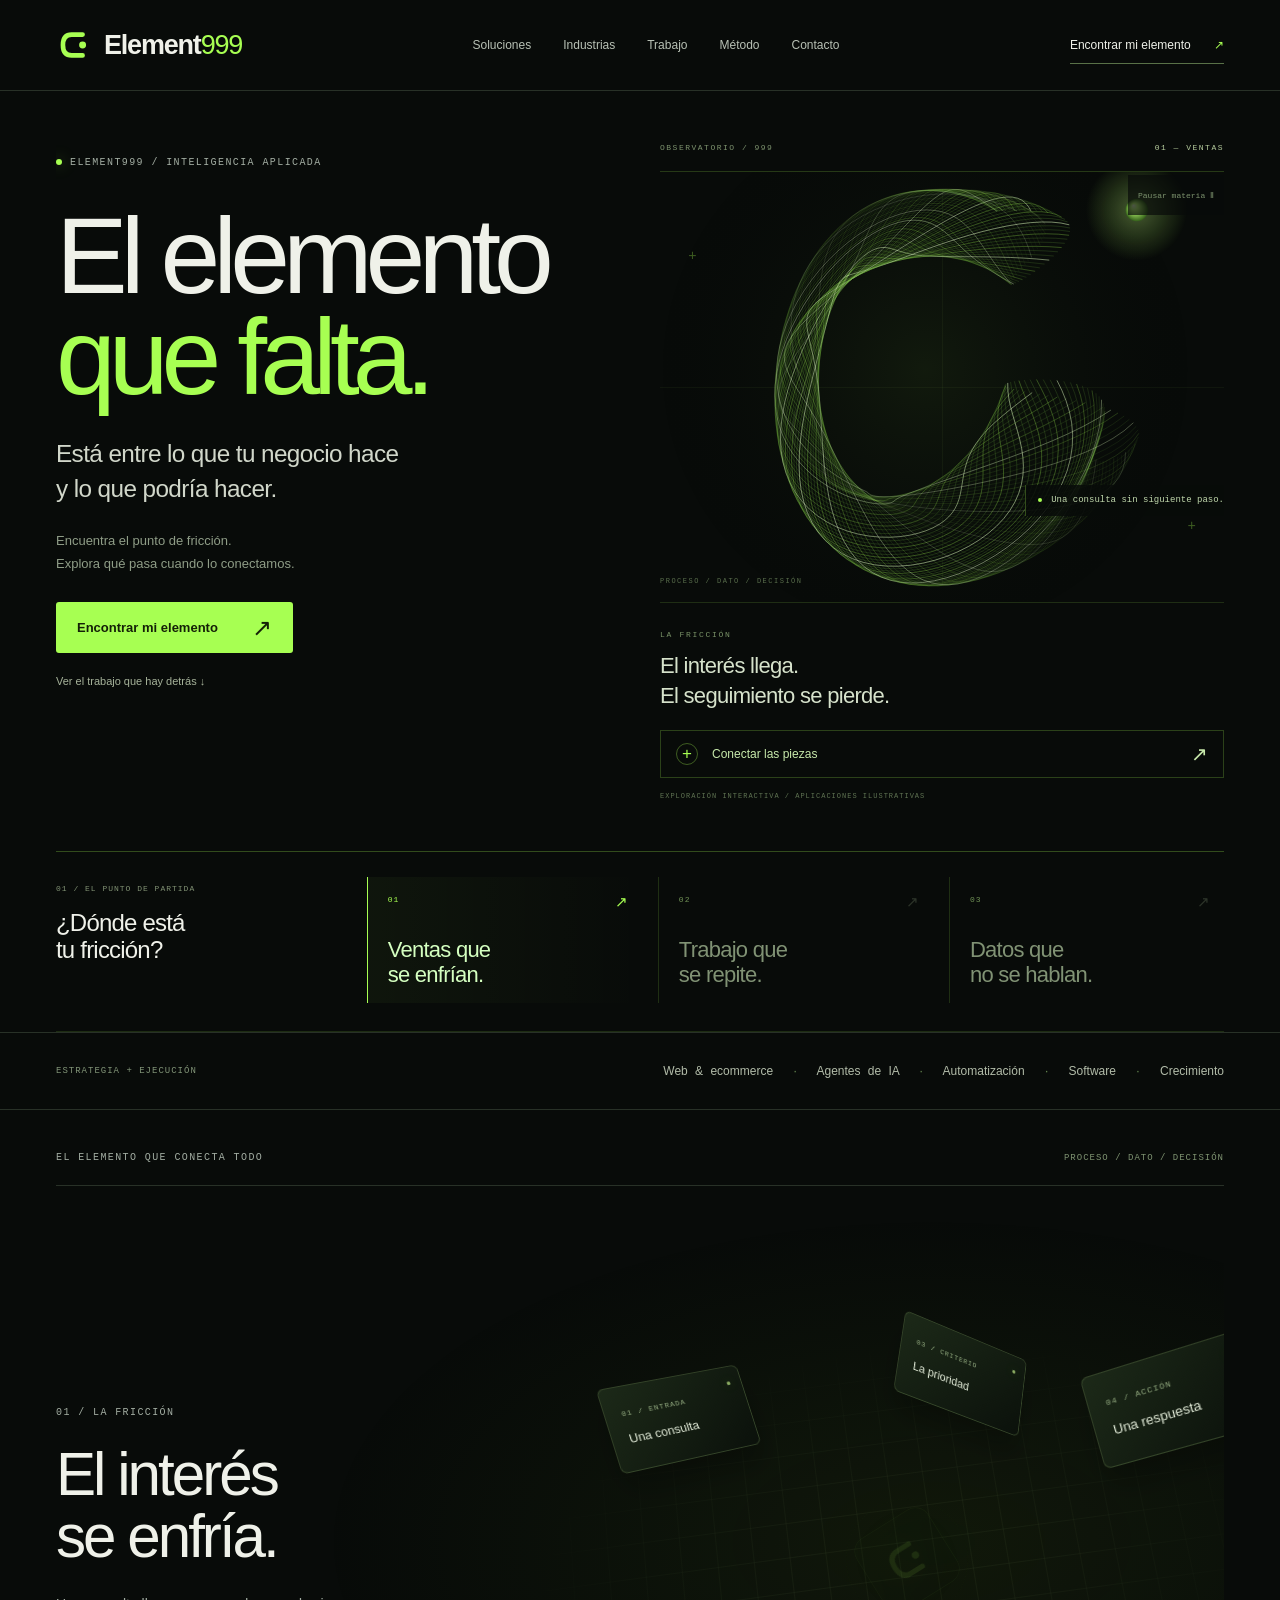
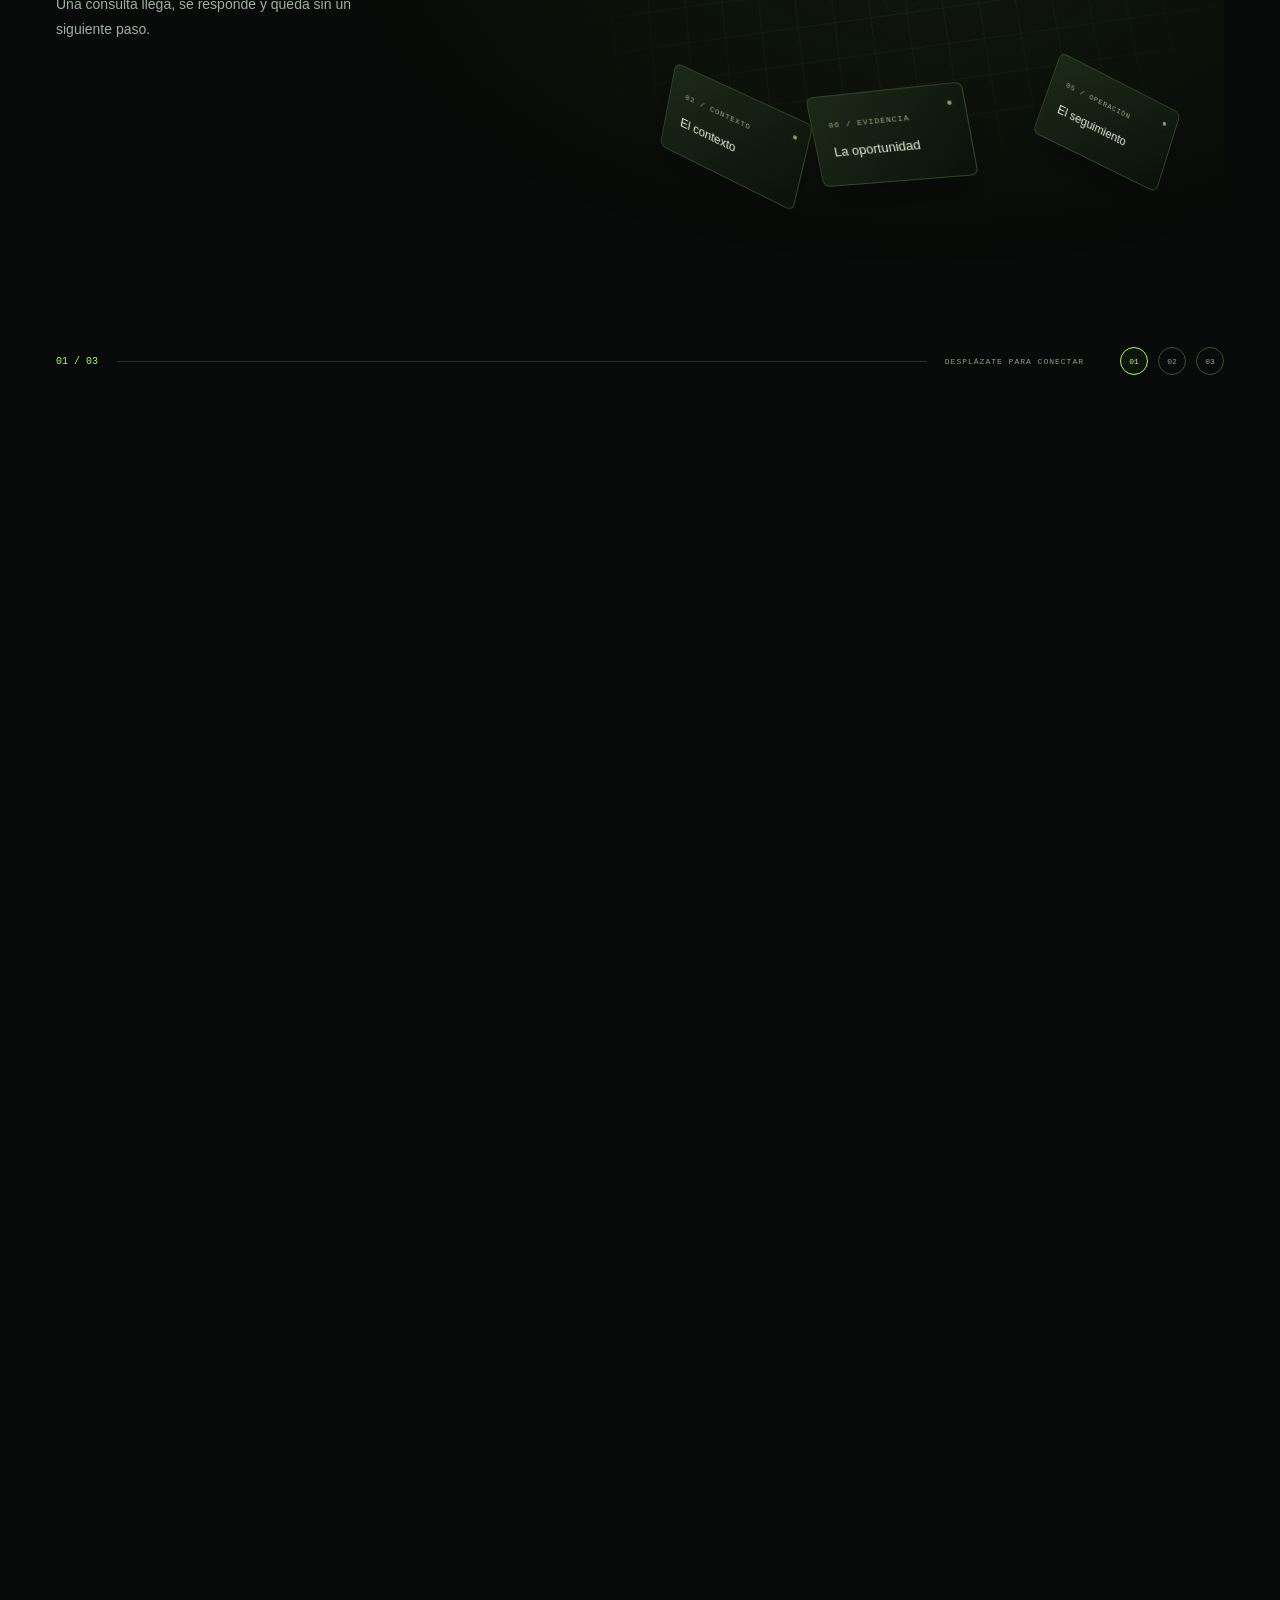
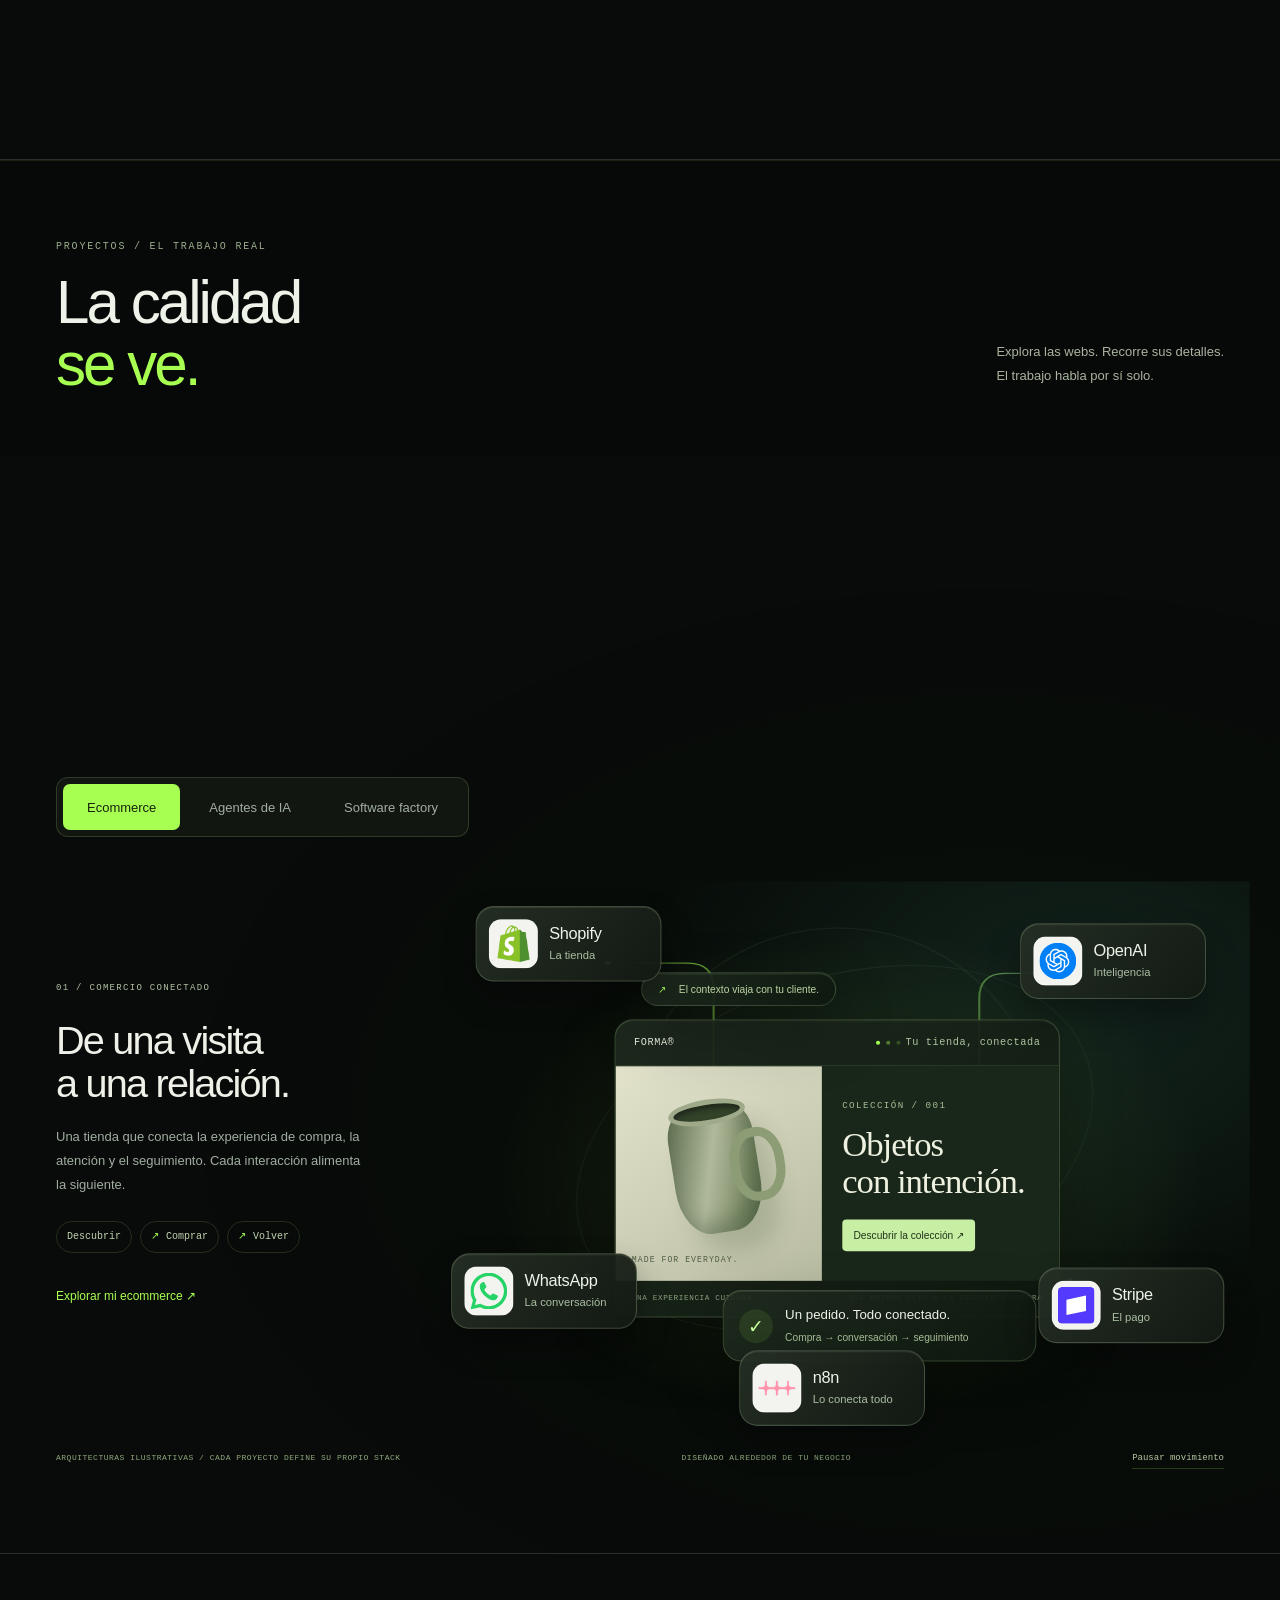
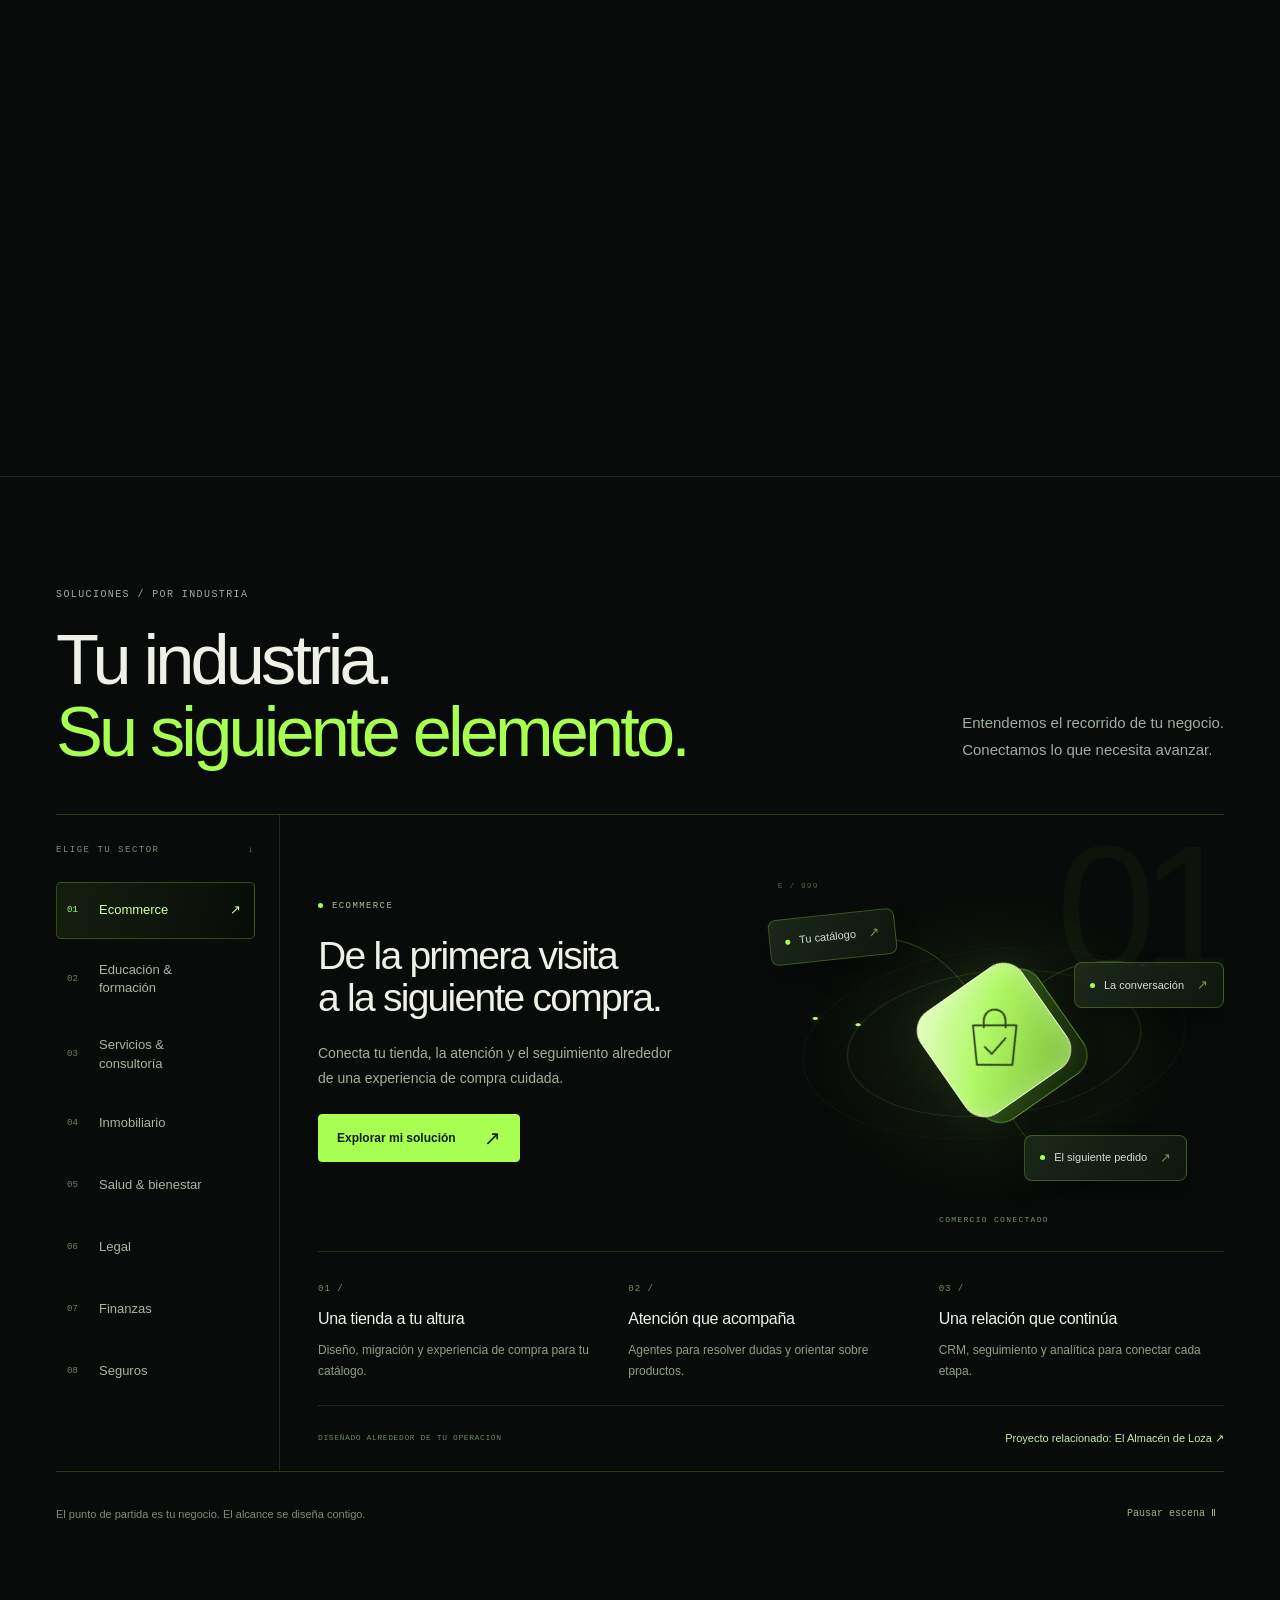
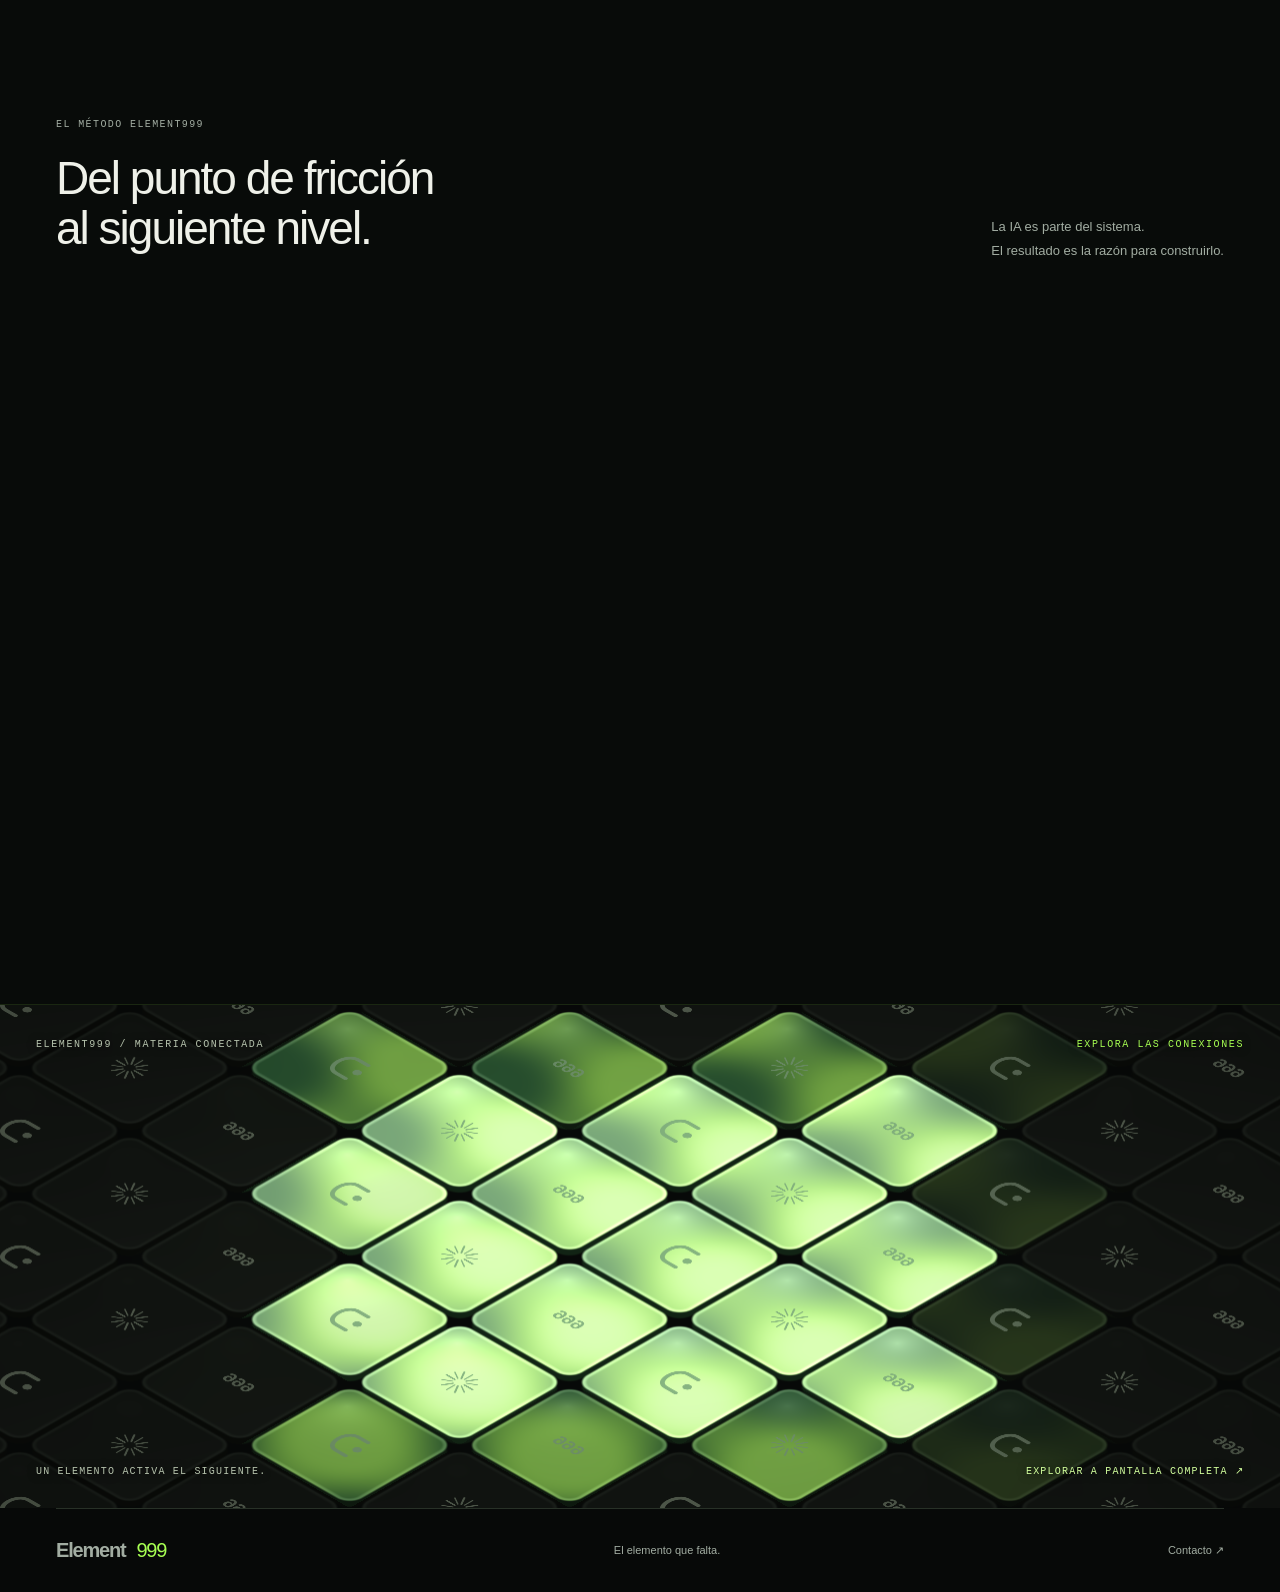
<file: index.html>
<!doctype html><html lang="es"><head><meta charset="utf-8"><meta name="viewport" content="width=device-width,initial-scale=1"><meta name="theme-color" content="#080b09"><meta name="robots" content="noindex,nofollow"><title>Element999 — El elemento que falta</title><link rel="icon" href="favicon.svg" type="image/svg+xml"><link rel="stylesheet" href="preloader/preloader.css?v=1"><script>(function(){try{var p=new URLSearchParams(location.search),f=p.get('preloader');if(f!=='0'&&(f==='force'||f==='1'||sessionStorage.getItem('element999:fluid-preloader:v1')!=='seen'))document.documentElement.classList.add('preloader-pending');}catch(e){document.documentElement.classList.add('preloader-pending');}document.documentElement.dataset.preloaderWatchdog=String(setTimeout(function(){if(!document.getElementById('element999-preloader'))document.documentElement.classList.remove('preloader-pending');delete document.documentElement.dataset.preloaderWatchdog;},15000));})();</script><script type="module" src="preloader/Preloader.js?v=1"></script><link rel="stylesheet" href="base.css"><link rel="stylesheet" href="revision.css"><link rel="stylesheet" href="motion.css?v=3"><link rel="stylesheet" href="isometric/tiles.css"><link rel="stylesheet" href="showcase/showcase.css"><link rel="stylesheet" href="architectures/architectures.css"><link rel="stylesheet" href="requests/requests.css"><link rel="stylesheet" href="industries/industries.css"><link rel="stylesheet" href="signature/signature.css"></head><body>
<a id="skip" class="skip" href="#main">Saltar al contenido</a>
<header class="header"><a class="brand" href="#inicio" aria-label="Element999 inicio"><svg aria-hidden="true" viewBox="0 0 64 64"><path d="M46 14H27c-10 0-15 6-15 18s5 18 15 18h19" fill="none" stroke="#a7ff52" stroke-width="8" stroke-linecap="round"/><circle cx="46" cy="32" r="6" fill="#a7ff52"/></svg><span>Element<b>999</b></span></a><nav id="main-nav" aria-label="Navegación principal"><a href="#soluciones">Soluciones</a><a href="#industrias">Industrias</a><a href="#casos">Trabajo</a><a href="#metodo">Método</a><a href="contacto/">Contacto</a></nav><a class="header-cta" href="#diagnostico">Encontrar mi elemento <span aria-hidden="true">↗</span></a><button id="menu" class="menu-toggle" aria-label="Abrir menú" aria-controls="main-nav" aria-expanded="false">☰</button></header>
<main id="main" tabindex="-1"><section id="inicio" class="hero signature-hero wrap" aria-labelledby="hero-title"><div class="hero-copy"><p class="eyebrow"><span class="dot"></span>ELEMENT999 / INTELIGENCIA APLICADA</p><h1 id="hero-title">El elemento<br><em>que falta.</em></h1><p class="sig-statement">Está entre lo que tu negocio hace<br>y lo que podría hacer.</p><p class="sig-invitation">Encuentra el punto de fricción.<br>Explora qué pasa cuando lo conectamos.</p><a class="sig-main-cta" href="#diagnostico" data-service="custom" data-need="Quiero mejorar el seguimiento de las consultas y oportunidades comerciales de mi negocio.">Encontrar mi elemento <span aria-hidden="true">↗</span></a><a class="sig-proof-link" href="#casos">Ver el trabajo que hay detrás ↓</a></div><div class="sig-specimen"><div class="sig-specimen-top"><span>OBSERVATORIO / 999</span><span class="sig-specimen-mode">01 — VENTAS</span></div><div class="sig-field"><canvas id="signature-canvas" aria-hidden="true"></canvas><div class="sig-axis sig-axis-x"></div><div class="sig-axis sig-axis-y"></div><span class="sig-cross sig-cross-a" aria-hidden="true">+</span><span class="sig-cross sig-cross-b" aria-hidden="true">+</span><div class="sig-annotation"><span class="sig-annotation-dot"></span><span class="sig-annotation-text">Una consulta sin siguiente paso.</span></div><span class="sig-field-caption">PROCESO / DATO / DECISIÓN</span></div><div class="sig-readout" aria-live="polite" aria-atomic="true"><span class="sig-readout-label">LA FRICCIÓN</span><p class="sig-readout-text">El interés llega.<br>El seguimiento se pierde.</p></div><button type="button" class="sig-connect"><span class="sig-connect-icon" aria-hidden="true">+</span><span class="sig-connect-text">Conectar las piezas</span><span aria-hidden="true">↗</span></button><p class="sig-caption">EXPLORACIÓN INTERACTIVA / APLICACIONES ILUSTRATIVAS</p></div><div class="sig-selector"><div class="sig-selector-intro"><span>01 / EL PUNTO DE PARTIDA</span><p>¿Dónde está<br>tu fricción?</p></div><div class="sig-choices" role="group" aria-label="Elige una fricción de tu negocio"><button type="button" data-friction="sales" aria-pressed="true"><span class="sig-choice-num">01</span><span>Ventas que<br>se enfrían.</span><i aria-hidden="true">↗</i></button><button type="button" data-friction="operations" aria-pressed="false"><span class="sig-choice-num">02</span><span>Trabajo que<br>se repite.</span><i aria-hidden="true">↗</i></button><button type="button" data-friction="data" aria-pressed="false"><span class="sig-choice-num">03</span><span>Datos que<br>no se hablan.</span><i aria-hidden="true">↗</i></button></div></div><noscript><p class="sig-noscript">Exploramos ventas, tareas repetitivas y datos desconectados. Puedes ver nuestros proyectos y contactar desde el diagnóstico con JavaScript habilitado.</p></noscript></section>
<div class="capability-strip"><div class="strip-inner wrap"><span>ESTRATEGIA + EJECUCIÓN</span><p>Web & ecommerce <b>·</b> Agentes de IA <b>·</b> Automatización <b>·</b> Software <b>·</b> Crecimiento</p></div></div>

<section id="conexion" class="connection-story is-static" aria-labelledby="connection-title"><div class="connection-stage wrap"><div class="connection-header"><p id="connection-title" class="eyebrow">EL ELEMENTO QUE CONECTA TODO</p><span>PROCESO / DATO / DECISIÓN</span></div><div class="connection-copy"><article class="connection-chapter is-current" data-chapter="0"><p class="eyebrow">01 / LA FRICCIÓN</p><h2>Todo existe.<br>Nada <em>conecta.</em></h2><p>Consultas en un sitio. Datos en otro. Decisiones que dependen de unir las piezas a mano.</p></article><article class="connection-chapter" data-chapter="1"><p class="eyebrow">02 / LA CONEXIÓN</p><h2>Encontramos<br>el punto de <em>unión.</em></h2><p>Diseñamos la conexión entre lo que sabes, lo que haces y lo que necesitas resolver.</p></article><article class="connection-chapter" data-chapter="2"><p class="eyebrow">03 / EL SISTEMA</p><h2>Ahora,<br>todo <em>avanza.</em></h2><p>Un sistema con contexto, un siguiente paso claro y una entrega que se puede comprobar.</p><a class="text-link" href="#diagnostico">Encontrar mi elemento ↗</a></article></div><div class="assembly-stage" role="img" aria-label="Seis piezas de información y trabajo se conectan alrededor de Element999"><div class="assembly-grid"></div><div class="assembly-orbit"></div><svg class="assembly-lines" viewBox="0 0 600 500" preserveAspectRatio="none" aria-hidden="true"><g class="wire"><path d="M105 150H185Q210 150 210 175V225Q210 250 235 250H300"/><path d="M105 350H185Q210 350 210 325V275Q210 250 235 250H300"/><path d="M300 75V250"/><path d="M495 150H415Q390 150 390 175V225Q390 250 365 250H300"/><path d="M495 350H415Q390 350 390 325V275Q390 250 365 250H300"/><path d="M300 425V250"/></g><g class="packet"><path d="M105 150H185Q210 150 210 175V225Q210 250 235 250H300"/><path d="M495 350H415Q390 350 390 325V275Q390 250 365 250H300"/><path d="M300 75V250"/></g></svg><div class="assembly-hub"><div class="hub-ring"></div><svg viewBox="0 0 64 64" aria-hidden="true"><path d="M45 14H27c-10 0-15 6-15 18s5 18 15 18h18" fill="none" stroke="#a7ff52" stroke-width="7" stroke-linecap="round"/><circle cx="45" cy="32" r="5" fill="#a7ff52"/></svg></div><div class="assembly-card"><span>01 / ENTRADA</span><strong>Una consulta</strong></div><div class="assembly-card"><span>02 / CONTEXTO</span><strong>Los datos</strong></div><div class="assembly-card"><span>03 / CRITERIO</span><strong>Una decisión</strong></div><div class="assembly-card"><span>04 / ACCIÓN</span><strong>El siguiente paso</strong></div><div class="assembly-card"><span>05 / OPERACIÓN</span><strong>Un proceso</strong></div><div class="assembly-card"><span>06 / EVIDENCIA</span><strong>Una entrega</strong></div><p class="assembly-result">PIEZAS CONECTADAS / POSIBILIDADES ABIERTAS</p></div><div class="connection-footer"><span class="chapter-index">01 / 03</span><div class="story-track"></div><span>DESPLÁZATE PARA CONECTAR</span><div class="chapter-buttons" aria-label="Etapas de la conexión"><button type="button" data-chapter-target="0" aria-label="Ver la fricción" aria-current="step">01</button><button type="button" data-chapter-target="1" aria-label="Ver la conexión">02</button><button type="button" data-chapter-target="2" aria-label="Ver el sistema">03</button></div></div></div></section>
      <section id="casos" class="work-gallery" data-showcase data-all-projects="trabajos/" aria-labelledby="work-title"><div class="work-heading"><div><p class="eyebrow">PROYECTOS / EL TRABAJO REAL</p><h2 id="work-title">La calidad<br><em>se ve.</em></h2></div><p>Explora las webs. Recorre sus detalles.<br>El trabajo habla por sí solo.</p></div></section>
<section id="arquitecturas" class="studio-section architecture-section" aria-labelledby="studio-title"><div class="wrap"><div class="studio-heading"><div><p class="eyebrow">POSIBILIDADES / INTELIGENCIA EN ACCIÓN</p><h2 id="studio-title">Lo que hace posible<br><em>el siguiente salto.</em></h2></div><p>Comercio, conversación y software. Cada pieza conectada para que tu negocio avance.</p></div><div class="studio-tabs" role="tablist" aria-label="Explorar soluciones"><button type="button" role="tab" id="studio-tab-landing" aria-controls="studio-landing" aria-selected="true">Ecommerce</button><button type="button" role="tab" id="studio-tab-agent" aria-controls="studio-agent" aria-selected="false">Agentes de IA</button><button type="button" role="tab" id="studio-tab-software" aria-controls="studio-software" aria-selected="false">Software factory</button></div><div id="studio-landing" role="tabpanel" aria-labelledby="studio-tab-landing" class="studio-panel arch-panel" tabindex="0"><div class="studio-copy arch-copy"><span>01 / COMERCIO CONECTADO</span><h3>De una visita<br>a una relación.</h3><p>Una tienda que conecta la experiencia de compra, la atención y el seguimiento. Cada interacción alimenta la siguiente.</p><div class="arch-journey"><span>Descubrir</span><span>Comprar</span><span>Volver</span></div><a class="text-link" href="#diagnostico" data-service="custom">Explorar mi ecommerce ↗</a></div><div class="architecture-scene"><div class="arch-canvas"><svg class="arch-connections" viewBox="0 0 760 560" aria-hidden="true"><defs><linearGradient id="commerce-line"><stop stop-color="#a7ff52" stop-opacity=".07"/><stop offset=".5" stop-color="#a7ff52" stop-opacity=".75"/><stop offset="1" stop-color="#8be5c2" stop-opacity=".2"/></linearGradient></defs><g fill="none" stroke="url(#commerce-line)" stroke-width="1.3"><path d="M155 100H235Q260 100 260 125V210Q260 240 290 240H380"/><path d="M605 110H545Q520 110 520 135V210Q520 240 490 240H380"/><path d="M135 405H210Q235 405 235 380V340Q235 315 260 315H380"/><path d="M625 410H550Q525 410 525 385V340Q525 315 500 315H380"/><path d="M380 460V330"/></g><g class="arch-signal" fill="none" stroke="#caff93" stroke-width="3" stroke-linecap="round" stroke-dasharray="3 300"><path d="M155 100H235Q260 100 260 125V210Q260 240 290 240H380"/><path d="M380 240H490Q520 240 520 210V135Q520 110 545 110H605"/><path d="M380 315H500Q525 315 525 340V385Q525 410 550 410H625"/><path d="M135 405H210Q235 405 235 380V340Q235 315 260 315H380"/></g><g fill="#a7ff52"><circle cx="380" cy="240" r="3"/><circle cx="380" cy="315" r="3"/></g></svg><div class="arch-orbit arch-orbit-a"></div><div class="arch-orbit arch-orbit-b"></div><div class="arch-store arch-glass arch-float"><div class="arch-window-bar"><span>FORMA®</span><i></i><span>Tu tienda, conectada</span></div><div class="arch-store-product"><div class="arch-product-art"><div class="arch-ceramic"><i></i></div><span>MADE FOR EVERYDAY.</span></div><div class="arch-product-copy"><small>COLECCIÓN / 001</small><h4>Objetos<br>con intención.</h4><span class="arch-product-button">Descubrir la colección ↗</span></div></div><div class="arch-store-bottom"><span>UNA EXPERIENCIA CUIDADA</span><span>DEL PRIMER CLIC A LA SIGUIENTE COMPRA</span></div></div><div class="arch-receipt arch-glass arch-float-delay"><span class="arch-check">✓</span><div><strong>Un pedido. Todo conectado.</strong><small>Compra → conversación → seguimiento</small></div></div><div class="arch-mini-message arch-glass"><span>↗</span> El contexto viaja con tu cliente.</div><a class="arch-tool arch-tool-tl" href="https://www.shopify.com" target="_blank" rel="noopener noreferrer" aria-label="Shopify: La tienda"><span class="arch-tool-icon"><img src="architectures/logos/shopify.png" alt="" width="40" height="40" loading="lazy"></span><span><b>Shopify</b><small>La tienda</small></span></a><a class="arch-tool arch-tool-tr" href="https://openai.com" target="_blank" rel="noopener noreferrer" aria-label="OpenAI: Inteligencia"><span class="arch-tool-icon"><img src="architectures/logos/openai.svg" alt="" width="40" height="40" loading="lazy"></span><span><b>OpenAI</b><small>Inteligencia</small></span></a><a class="arch-tool arch-tool-bl" href="https://www.whatsapp.com" target="_blank" rel="noopener noreferrer" aria-label="WhatsApp: La conversación"><span class="arch-tool-icon"><img src="architectures/logos/whatsapp.svg" alt="" width="40" height="40" loading="lazy"></span><span><b>WhatsApp</b><small>La conversación</small></span></a><a class="arch-tool arch-tool-br" href="https://stripe.com" target="_blank" rel="noopener noreferrer" aria-label="Stripe: El pago"><span class="arch-tool-icon"><img src="architectures/logos/stripe.svg" alt="" width="40" height="40" loading="lazy"></span><span><b>Stripe</b><small>El pago</small></span></a><a class="arch-tool arch-tool-bc" href="https://n8n.io" target="_blank" rel="noopener noreferrer" aria-label="n8n: Lo conecta todo"><span class="arch-tool-icon"><img src="architectures/logos/n8n.ico" alt="" width="40" height="40" loading="lazy"></span><span><b>n8n</b><small>Lo conecta todo</small></span></a></div></div></div><div id="studio-agent" role="tabpanel" aria-labelledby="studio-tab-agent" class="studio-panel arch-panel" tabindex="0" hidden><div class="studio-copy arch-copy"><span>02 / INTELIGENCIA QUE CONVERSA</span><h3>Entiende.<br>Responde. Avanza.</h3><p>Texto, voz o una presencia con personalidad. El mismo contexto conectado al siguiente paso de tu negocio.</p><div class="arch-journey"><span>Comprender</span><span>Recordar</span><span>Actuar</span></div><a class="text-link" href="#diagnostico" data-service="agent">Explorar mi agente ↗</a></div><div class="arch-agent-controls" role="group" aria-label="Tipo de experiencia de agente"><button type="button" data-agent-mode="text" aria-pressed="true">Texto</button><button type="button" data-agent-mode="voice" aria-pressed="false">Voz</button><button type="button" data-agent-mode="avatar" aria-pressed="false">Avatar</button></div><div class="architecture-scene"><div class="arch-canvas"><svg class="arch-connections" viewBox="0 0 760 560" aria-hidden="true"><defs><linearGradient id="agent-line"><stop stop-color="#a7ff52" stop-opacity=".07"/><stop offset=".5" stop-color="#a7ff52" stop-opacity=".75"/><stop offset="1" stop-color="#8be5c2" stop-opacity=".2"/></linearGradient></defs><g fill="none" stroke="url(#agent-line)" stroke-width="1.3"><path d="M155 100H235Q260 100 260 125V210Q260 240 290 240H380"/><path d="M605 110H545Q520 110 520 135V210Q520 240 490 240H380"/><path d="M135 405H210Q235 405 235 380V340Q235 315 260 315H380"/><path d="M625 410H550Q525 410 525 385V340Q525 315 500 315H380"/><path d="M380 460V330"/></g><g class="arch-signal" fill="none" stroke="#caff93" stroke-width="3" stroke-linecap="round" stroke-dasharray="3 300"><path d="M155 100H235Q260 100 260 125V210Q260 240 290 240H380"/><path d="M380 240H490Q520 240 520 210V135Q520 110 545 110H605"/><path d="M380 315H500Q525 315 525 340V385Q525 410 550 410H625"/><path d="M135 405H210Q235 405 235 380V340Q235 315 260 315H380"/></g><g fill="#a7ff52"><circle cx="380" cy="240" r="3"/><circle cx="380" cy="315" r="3"/></g></svg><div class="arch-orbit arch-orbit-a"></div><div class="arch-agent-view" data-agent-view="text"><div class="arch-chat-panel arch-glass arch-float"><div class="arch-agent-header"><span class="arch-agent-mark">e<span>•</span></span><div><strong>Element / Asistente</strong><small>EL CONTEXTO, SIEMPRE PRESENTE</small></div><i></i></div><div class="arch-chat-message arch-user">Necesito conectar los pedidos con mi CRM.</div><div class="arch-typing" aria-hidden="true"><i></i><i></i><i></i></div><div class="arch-chat-message arch-answer">Empecemos por tu proceso actual.<br><strong>¿Dónde guardáis la información del cliente?</strong></div><div class="arch-memory"><span>✧</span> Conversación + contexto + siguiente paso</div></div><a class="arch-tool arch-tool-tl" href="https://openai.com" target="_blank" rel="noopener noreferrer" aria-label="OpenAI: Comprender"><span class="arch-tool-icon"><img src="architectures/logos/openai.svg" alt="" width="40" height="40" loading="lazy"></span><span><b>OpenAI</b><small>Comprender</small></span></a><a class="arch-tool arch-tool-tr" href="https://claude.ai" target="_blank" rel="noopener noreferrer" aria-label="Claude: Razonar"><span class="arch-tool-icon"><img src="architectures/logos/claude.ico" alt="" width="40" height="40" loading="lazy"></span><span><b>Claude</b><small>Razonar</small></span></a><a class="arch-tool arch-tool-bl" href="https://www.whatsapp.com" target="_blank" rel="noopener noreferrer" aria-label="WhatsApp: Conversar"><span class="arch-tool-icon"><img src="architectures/logos/whatsapp.svg" alt="" width="40" height="40" loading="lazy"></span><span><b>WhatsApp</b><small>Conversar</small></span></a><a class="arch-tool arch-tool-br" href="https://supabase.com" target="_blank" rel="noopener noreferrer" aria-label="Supabase: Recordar"><span class="arch-tool-icon"><img src="architectures/logos/supabase.svg" alt="" width="40" height="40" loading="lazy"></span><span><b>Supabase</b><small>Recordar</small></span></a><a class="arch-tool arch-tool-bc" href="https://n8n.io" target="_blank" rel="noopener noreferrer" aria-label="n8n: Dar el siguiente paso"><span class="arch-tool-icon"><img src="architectures/logos/n8n.ico" alt="" width="40" height="40" loading="lazy"></span><span><b>n8n</b><small>Dar el siguiente paso</small></span></a></div><div class="arch-agent-view" data-agent-view="voice" hidden><div class="arch-voice-panel arch-glass arch-float"><div class="arch-call-label"><span></span> UNA VOZ PARA TU NEGOCIO</div><div class="arch-voice-orb"><div></div><span>e<small>•</small></span></div><div class="arch-wave" aria-hidden="true"><i style="--bar:0;--bar-height:18px"></i><i style="--bar:1;--bar-height:35px"></i><i style="--bar:2;--bar-height:52px"></i><i style="--bar:3;--bar-height:69px"></i><i style="--bar:4;--bar-height:29px"></i><i style="--bar:5;--bar-height:46px"></i><i style="--bar:6;--bar-height:63px"></i><i style="--bar:7;--bar-height:23px"></i><i style="--bar:8;--bar-height:40px"></i><i style="--bar:9;--bar-height:57px"></i><i style="--bar:10;--bar-height:74px"></i><i style="--bar:11;--bar-height:34px"></i><i style="--bar:12;--bar-height:51px"></i><i style="--bar:13;--bar-height:68px"></i><i style="--bar:14;--bar-height:28px"></i><i style="--bar:15;--bar-height:45px"></i><i style="--bar:16;--bar-height:62px"></i><i style="--bar:17;--bar-height:22px"></i><i style="--bar:18;--bar-height:39px"></i><i style="--bar:19;--bar-height:56px"></i><i style="--bar:20;--bar-height:73px"></i><i style="--bar:21;--bar-height:33px"></i><i style="--bar:22;--bar-height:50px"></i></div><p>Escuchar. Entender.<br><strong>Dar continuidad.</strong></p><button type="button" class="arch-speak" data-speak>Escuchar una muestra <span aria-hidden="true">↗</span></button><p class="arch-audio-note" role="status">Demostración de experiencia de voz</p></div><a class="arch-tool arch-tool-tl" href="https://openai.com" target="_blank" rel="noopener noreferrer" aria-label="OpenAI: Comprender"><span class="arch-tool-icon"><img src="architectures/logos/openai.svg" alt="" width="40" height="40" loading="lazy"></span><span><b>OpenAI</b><small>Comprender</small></span></a><a class="arch-tool arch-tool-tr" href="https://elevenlabs.io" target="_blank" rel="noopener noreferrer" aria-label="ElevenLabs: Voz"><span class="arch-tool-icon"><img src="architectures/logos/elevenlabs.svg" alt="" width="40" height="40" loading="lazy"></span><span><b>ElevenLabs</b><small>Voz</small></span></a><a class="arch-tool arch-tool-bl" href="https://supabase.com" target="_blank" rel="noopener noreferrer" aria-label="Supabase: Contexto"><span class="arch-tool-icon"><img src="architectures/logos/supabase.svg" alt="" width="40" height="40" loading="lazy"></span><span><b>Supabase</b><small>Contexto</small></span></a><a class="arch-tool arch-tool-br" href="https://n8n.io" target="_blank" rel="noopener noreferrer" aria-label="n8n: Actuar"><span class="arch-tool-icon"><img src="architectures/logos/n8n.ico" alt="" width="40" height="40" loading="lazy"></span><span><b>n8n</b><small>Actuar</small></span></a></div><div class="arch-agent-view" data-agent-view="avatar" hidden><div class="arch-avatar-panel arch-glass arch-float"><div class="arch-call-label"><span></span> UNA PRESENCIA CON PERSONALIDAD</div><div class="arch-avatar-stage"><svg class="arch-avatar" viewBox="0 0 300 310" role="img" aria-label="Personaje ilustrado de un asistente conversacional"><defs><linearGradient id="avatar-skin" x1="0" y1="0" x2="1" y2="1"><stop stop-color="#e3e9d1"/><stop offset=".58" stop-color="#b5c6a2"/><stop offset="1" stop-color="#708c64"/></linearGradient><linearGradient id="avatar-jacket" x1="0" y1="0" x2="1" y2="1"><stop stop-color="#355844"/><stop offset="1" stop-color="#0b1712"/></linearGradient><radialGradient id="avatar-halo"><stop stop-color="#baff6c" stop-opacity=".3"/><stop offset="1" stop-color="#a7ff52" stop-opacity="0"/></radialGradient></defs><circle cx="150" cy="148" r="140" fill="url(#avatar-halo)"/><path d="M40 310Q48 253 111 239L189 239Q252 253 260 310" fill="url(#avatar-jacket)" stroke="#9bcf7e" stroke-opacity=".45"/><path d="M124 207V245Q150 267 176 245V207" fill="url(#avatar-skin)"/><path d="M89 119Q83 54 150 49Q222 48 211 126L201 182Q190 226 150 236Q110 226 99 182Z" fill="url(#avatar-skin)"/><path d="M90 127Q69 49 129 35Q184 16 213 57Q232 81 211 139L203 100Q175 106 147 77Q123 106 94 105Z" fill="#182d23"/><path d="M96 88Q122 39 170 51" fill="none" stroke="#5f8967" stroke-width="5" stroke-linecap="round"/><path d="M110 135Q123 128 135 135M164 135Q177 128 190 136" fill="none" stroke="#3a4f37" stroke-width="4" stroke-linecap="round"/><g class="arch-avatar-eyes"><path d="M113 146Q123 151 133 146M166 146Q176 151 186 146" fill="none" stroke="#243626" stroke-width="4" stroke-linecap="round"/></g><path d="M150 151L145 174Q151 178 157 174" fill="none" stroke="#6c8660" stroke-width="2" stroke-linecap="round"/><ellipse class="arch-avatar-mouth" cx="150" cy="194" rx="14" ry="2.5" fill="#425d3b"/><path d="M127 252L150 278L173 252M150 278V310" fill="none" stroke="#a7ff52" stroke-opacity=".45" stroke-width="1.5"/><circle cx="207" cy="163" r="5" fill="#b9ff70"/><path d="M209 168Q219 190 183 199" fill="none" stroke="#9bc879" stroke-width="2"/><circle cx="181" cy="199" r="3" fill="#d2ff9d"/></svg></div><p>Una cara reconocible.<br><strong>Una conversación natural.</strong></p><button type="button" class="arch-speak" data-speak>Escuchar al personaje <span aria-hidden="true">↗</span></button><p class="arch-audio-note" role="status">Demostración de avatar conversacional</p></div><a class="arch-tool arch-tool-tl" href="https://openai.com" target="_blank" rel="noopener noreferrer" aria-label="OpenAI: Conversación"><span class="arch-tool-icon"><img src="architectures/logos/openai.svg" alt="" width="40" height="40" loading="lazy"></span><span><b>OpenAI</b><small>Conversación</small></span></a><a class="arch-tool arch-tool-tr" href="https://www.heygen.com" target="_blank" rel="noopener noreferrer" aria-label="HeyGen: Presencia visual"><span class="arch-tool-icon"><img src="architectures/logos/heygen.ico" alt="" width="40" height="40" loading="lazy"></span><span><b>HeyGen</b><small>Presencia visual</small></span></a><a class="arch-tool arch-tool-bl" href="https://elevenlabs.io" target="_blank" rel="noopener noreferrer" aria-label="ElevenLabs: Voz"><span class="arch-tool-icon"><img src="architectures/logos/elevenlabs.svg" alt="" width="40" height="40" loading="lazy"></span><span><b>ElevenLabs</b><small>Voz</small></span></a><a class="arch-tool arch-tool-br" href="https://n8n.io" target="_blank" rel="noopener noreferrer" aria-label="n8n: Acción"><span class="arch-tool-icon"><img src="architectures/logos/n8n.ico" alt="" width="40" height="40" loading="lazy"></span><span><b>n8n</b><small>Acción</small></span></a></div></div></div></div><div id="studio-software" role="tabpanel" aria-labelledby="studio-tab-software" class="studio-panel arch-panel" tabindex="0" hidden><div class="studio-copy arch-copy"><span>03 / SOFTWARE FACTORY</span><h3>Tu operación.<br>A otra escala.</h3><p>De la idea a un producto propio. Inteligencia, datos y protección trabajando alrededor de lo que tu empresa necesita.</p><div class="arch-journey"><span>Crear</span><span>Proteger</span><span>Evolucionar</span></div><a class="text-link" href="#diagnostico" data-service="custom">Explorar mi software ↗</a></div><div class="architecture-scene"><div class="arch-canvas"><svg class="arch-connections" viewBox="0 0 760 560" aria-hidden="true"><defs><linearGradient id="factory-line"><stop stop-color="#a7ff52" stop-opacity=".07"/><stop offset=".5" stop-color="#a7ff52" stop-opacity=".75"/><stop offset="1" stop-color="#8be5c2" stop-opacity=".2"/></linearGradient></defs><g fill="none" stroke="url(#factory-line)" stroke-width="1.3"><path d="M155 100H235Q260 100 260 125V210Q260 240 290 240H380"/><path d="M605 110H545Q520 110 520 135V210Q520 240 490 240H380"/><path d="M135 405H210Q235 405 235 380V340Q235 315 260 315H380"/><path d="M625 410H550Q525 410 525 385V340Q525 315 500 315H380"/><path d="M380 460V330"/></g><g class="arch-signal" fill="none" stroke="#caff93" stroke-width="3" stroke-linecap="round" stroke-dasharray="3 300"><path d="M155 100H235Q260 100 260 125V210Q260 240 290 240H380"/><path d="M380 240H490Q520 240 520 210V135Q520 110 545 110H605"/><path d="M380 315H500Q525 315 525 340V385Q525 410 550 410H625"/><path d="M135 405H210Q235 405 235 380V340Q235 315 260 315H380"/></g><g fill="#a7ff52"><circle cx="380" cy="240" r="3"/><circle cx="380" cy="315" r="3"/></g></svg><div class="arch-orbit arch-orbit-a"></div><div class="arch-orbit arch-orbit-b"></div><div class="arch-factory-panel arch-glass arch-float"><div class="arch-window-bar"><span>ELEMENT / WORKSPACE</span><i></i><span>Tu operación, en una vista</span></div><div class="arch-dashboard"><div class="arch-dashboard-nav"><span class="arch-agent-mark">e<span>•</span></span><i></i><i></i><i></i></div><div class="arch-dashboard-main"><small>DISEÑADO ALREDEDOR DE TU NEGOCIO</small><h4>Todo encuentra<br>su lugar.</h4><div class="arch-dash-grid"><div class="arch-dash-chart"><span>El trabajo avanza</span><svg viewBox="0 0 200 80" aria-hidden="true"><path d="M0 65Q20 65 35 48T65 55T100 36T135 40T165 17T200 8" fill="none" stroke="#a7ff52" stroke-width="2"/><path d="M0 65Q20 65 35 48T65 55T100 36T135 40T165 17T200 8V80H0Z" fill="#a7ff5212"/></svg></div><div class="arch-dash-items"><span>Una necesidad</span><span>Un sistema</span><span>Un siguiente paso</span></div></div></div></div><div class="arch-store-bottom"><span>CREAR → COMPROBAR → EVOLUCIONAR</span><span>SOFTWARE FACTORY</span></div></div><div class="arch-security arch-glass arch-float-delay"><svg viewBox="0 0 48 48" aria-hidden="true"><path d="M24 5L39 11V23Q38 35 24 43Q10 35 9 23V11Z" fill="#a7ff5215" stroke="#a7ff52" stroke-width="1.8"/><path d="M16 23L22 29L33 17" fill="none" stroke="#d2ff9d" stroke-width="2.3"/></svg><div><strong>Seguridad desde el diseño.</strong><small>Accesos, datos y continuidad.</small></div></div><a class="arch-tool arch-tool-tl" href="https://github.com" target="_blank" rel="noopener noreferrer" aria-label="GitHub: Construir en equipo"><span class="arch-tool-icon"><img src="architectures/logos/github.svg" alt="" width="40" height="40" loading="lazy"></span><span><b>GitHub</b><small>Construir en equipo</small></span></a><a class="arch-tool arch-tool-tr" href="https://www.cloudflare.com" target="_blank" rel="noopener noreferrer" aria-label="Cloudflare: Proteger"><span class="arch-tool-icon"><img src="architectures/logos/cloudflare.png" alt="" width="40" height="40" loading="lazy"></span><span><b>Cloudflare</b><small>Proteger</small></span></a><a class="arch-tool arch-tool-bl" href="https://claude.ai" target="_blank" rel="noopener noreferrer" aria-label="Claude: Crear con IA"><span class="arch-tool-icon"><img src="architectures/logos/claude.ico" alt="" width="40" height="40" loading="lazy"></span><span><b>Claude</b><small>Crear con IA</small></span></a><a class="arch-tool arch-tool-br" href="https://supabase.com" target="_blank" rel="noopener noreferrer" aria-label="Supabase: Conectar los datos"><span class="arch-tool-icon"><img src="architectures/logos/supabase.svg" alt="" width="40" height="40" loading="lazy"></span><span><b>Supabase</b><small>Conectar los datos</small></span></a><a class="arch-tool arch-tool-bc" href="https://vercel.com" target="_blank" rel="noopener noreferrer" aria-label="Vercel: Llevarlo a producción"><span class="arch-tool-icon"><img src="architectures/logos/vercel.png" alt="" width="40" height="40" loading="lazy"></span><span><b>Vercel</b><small>Llevarlo a producción</small></span></a></div></div></div><p class="studio-caption"><span>ARQUITECTURAS ILUSTRATIVAS / CADA PROYECTO DEFINE SU PROPIO STACK</span><span>DISEÑADO ALREDEDOR DE TU NEGOCIO</span></p></div></section>

<section id="soluciones" class="solutions section wrap" aria-labelledby="solutions-title"><div class="section-intro"><p class="eyebrow">CAPACIDADES / INTELIGENCIA APLICADA</p><h2 id="solutions-title">Tecnología con<br>un objetivo claro.</h2><p>Empezamos por lo que necesita cambiar.<br>Construimos la solución alrededor.</p></div><div><a class="solution-row" href="#diagnostico" data-service="landing"><span class="row-index">01</span><div><h3>Vender más.</h3><p>Webs, landings, marketing, SEO y GEO.</p></div><span class="row-arrow">↗</span></a><a class="solution-row" href="#diagnostico" data-service="agent"><span class="row-index">02</span><div><h3>Operar mejor.</h3><p>Agentes de IA, CRM y procesos conectados.</p></div><span class="row-arrow">↗</span></a><a class="solution-row" href="#diagnostico" data-service="custom"><span class="row-index">03</span><div><h3>Construir lo siguiente.</h3><p>Ecommerce, software y productos a medida.</p></div><span class="row-arrow">↗</span></a></div></section>
<section id="industrias" class="industries-section" aria-labelledby="industries-title"><div class="wrap"><div class="industries-heading"><div><p class="eyebrow">SOLUCIONES / POR INDUSTRIA</p><h2 id="industries-title">Tu industria.<br><em>Su siguiente elemento.</em></h2></div><p>Entendemos el recorrido de tu negocio.<br>Conectamos lo que necesita avanzar.</p></div><div class="industries-explorer"><div class="industries-navigation"><p class="ind-nav-label">ELIGE TU SECTOR <span aria-hidden="true">↓</span></p><div class="industry-tabs" role="tablist" aria-label="Soluciones por industria" aria-orientation="vertical"><button type="button" role="tab" id="industry-tab-ecommerce" aria-controls="industry-ecommerce" aria-selected="true" tabindex="0"><span class="ind-tab-num">01</span><span>Ecommerce</span><span class="ind-tab-arrow" aria-hidden="true">↗</span></button><button type="button" role="tab" id="industry-tab-formacion" aria-controls="industry-formacion" aria-selected="false" tabindex="-1"><span class="ind-tab-num">02</span><span>Educación &amp; formación</span><span class="ind-tab-arrow" aria-hidden="true">↗</span></button><button type="button" role="tab" id="industry-tab-servicios" aria-controls="industry-servicios" aria-selected="false" tabindex="-1"><span class="ind-tab-num">03</span><span>Servicios &amp; consultoría</span><span class="ind-tab-arrow" aria-hidden="true">↗</span></button><button type="button" role="tab" id="industry-tab-inmobiliario" aria-controls="industry-inmobiliario" aria-selected="false" tabindex="-1"><span class="ind-tab-num">04</span><span>Inmobiliario</span><span class="ind-tab-arrow" aria-hidden="true">↗</span></button><button type="button" role="tab" id="industry-tab-salud" aria-controls="industry-salud" aria-selected="false" tabindex="-1"><span class="ind-tab-num">05</span><span>Salud &amp; bienestar</span><span class="ind-tab-arrow" aria-hidden="true">↗</span></button><button type="button" role="tab" id="industry-tab-legal" aria-controls="industry-legal" aria-selected="false" tabindex="-1"><span class="ind-tab-num">06</span><span>Legal</span><span class="ind-tab-arrow" aria-hidden="true">↗</span></button><button type="button" role="tab" id="industry-tab-finanzas" aria-controls="industry-finanzas" aria-selected="false" tabindex="-1"><span class="ind-tab-num">07</span><span>Finanzas</span><span class="ind-tab-arrow" aria-hidden="true">↗</span></button><button type="button" role="tab" id="industry-tab-seguros" aria-controls="industry-seguros" aria-selected="false" tabindex="-1"><span class="ind-tab-num">08</span><span>Seguros</span><span class="ind-tab-arrow" aria-hidden="true">↗</span></button></div></div><div class="industries-content"><article class="industry-panel" role="tabpanel" id="industry-ecommerce" aria-labelledby="industry-tab-ecommerce" tabindex="0"><span class="ind-index" aria-hidden="true">01</span><div class="ind-panel-top"><div class="ind-copy"><p class="ind-kicker"><span></span>ECOMMERCE</p><h3>De la primera visita<br>a la siguiente compra.</h3><p class="ind-description">Conecta tu tienda, la atención y el seguimiento alrededor de una experiencia de compra cuidada.</p><a class="ind-cta" href="#diagnostico" data-service="custom" data-industry="Ecommerce" data-need="Quiero conectar mi ecommerce, la atención al cliente y el seguimiento de mis compradores.">Explorar mi solución <span aria-hidden="true">↗</span></a></div><div class="ind-scene" aria-hidden="true"><div class="ind-scene-grid"></div><div class="ind-aura"></div><div class="ind-orbit ind-motion"></div><div class="ind-orbit ind-orbit-two ind-motion"></div><svg class="ind-wires" viewBox="0 0 520 420"><g fill="none" stroke="#a7ff5240"><path d="M100 95Q210 80 260 210M430 125Q320 100 260 210M335 340Q270 330 260 210"/></g><g class="ind-packets ind-motion" fill="none" stroke="#d2ff9d" stroke-width="2" stroke-dasharray="4 210" stroke-linecap="round"><path d="M100 95Q210 80 260 210M430 125Q320 100 260 210M335 340Q270 330 260 210"/></g></svg><div class="ind-core ind-motion"><div class="ind-core-base"></div><div class="ind-core-face"><svg viewBox="0 0 80 80" fill="none" stroke="currentColor" stroke-width="1.8" stroke-linecap="round" stroke-linejoin="round"><path d="M18 25H62L58 65H22Z"/><path d="M29 27V20a11 11 0 0 1 22 0v7"/><path d="M30 47l7 7 14-16"/></svg></div></div><div class="ind-node ind-node-1 ind-motion"><span class="ind-node-dot"></span><span>Tu catálogo</span><i aria-hidden="true">↗</i></div><div class="ind-node ind-node-2 ind-motion"><span class="ind-node-dot"></span><span>La conversación</span><i aria-hidden="true">↗</i></div><div class="ind-node ind-node-3 ind-motion"><span class="ind-node-dot"></span><span>El siguiente pedido</span><i aria-hidden="true">↗</i></div><p class="ind-scene-caption">COMERCIO CONECTADO</p><span class="ind-coordinate">E / 999</span></div></div><ol class="ind-applications"><li><span class="ind-app-num">01 /</span><h4>Una tienda a tu altura</h4><p>Diseño, migración y experiencia de compra para tu catálogo.</p></li><li><span class="ind-app-num">02 /</span><h4>Atención que acompaña</h4><p>Agentes para resolver dudas y orientar sobre productos.</p></li><li><span class="ind-app-num">03 /</span><h4>Una relación que continúa</h4><p>CRM, seguimiento y analítica para conectar cada etapa.</p></li></ol><div class="ind-panel-footer"><span>DISEÑADO ALREDEDOR DE TU OPERACIÓN</span><a href="trabajos/almacen-de-loza/">Proyecto relacionado: El Almacén de Loza ↗</a></div></article><article class="industry-panel" role="tabpanel" id="industry-formacion" aria-labelledby="industry-tab-formacion" tabindex="0" hidden><span class="ind-index" aria-hidden="true">02</span><div class="ind-panel-top"><div class="ind-copy"><p class="ind-kicker"><span></span>EDUCACIÓN &amp; FORMACIÓN</p><h3>Tu conocimiento.<br>Un recorrido para venderlo.</h3><p class="ind-description">Da forma a la oferta, facilita la inscripción y acompaña a cada persona desde su primera pregunta.</p><a class="ind-cta" href="#diagnostico" data-service="custom" data-industry="Educación &amp; formación" data-need="Quiero mejorar la venta y la atención de mis cursos, programas o tickets de alto valor.">Explorar mi solución <span aria-hidden="true">↗</span></a></div><div class="ind-scene" aria-hidden="true"><div class="ind-scene-grid"></div><div class="ind-aura"></div><div class="ind-orbit ind-motion"></div><div class="ind-orbit ind-orbit-two ind-motion"></div><svg class="ind-wires" viewBox="0 0 520 420"><g fill="none" stroke="#a7ff5240"><path d="M100 95Q210 80 260 210M430 125Q320 100 260 210M335 340Q270 330 260 210"/></g><g class="ind-packets ind-motion" fill="none" stroke="#d2ff9d" stroke-width="2" stroke-dasharray="4 210" stroke-linecap="round"><path d="M100 95Q210 80 260 210M430 125Q320 100 260 210M335 340Q270 330 260 210"/></g></svg><div class="ind-core ind-motion"><div class="ind-core-base"></div><div class="ind-core-face"><svg viewBox="0 0 80 80" fill="none" stroke="currentColor" stroke-width="1.8" stroke-linecap="round" stroke-linejoin="round"><path d="M40 20Q24 10 12 18v43q15-7 28 2 13-9 28-2V18q-14-8-28 2Z"/><path d="M40 20v43M21 28l10 2M21 39l10 2M49 30l10-2M49 41l10-2"/></svg></div></div><div class="ind-node ind-node-1 ind-motion"><span class="ind-node-dot"></span><span>Tu programa</span><i aria-hidden="true">↗</i></div><div class="ind-node ind-node-2 ind-motion"><span class="ind-node-dot"></span><span>La inscripción</span><i aria-hidden="true">↗</i></div><div class="ind-node ind-node-3 ind-motion"><span class="ind-node-dot"></span><span>El seguimiento</span><i aria-hidden="true">↗</i></div><p class="ind-scene-caption">CONOCIMIENTO EN MOVIMIENTO</p><span class="ind-coordinate">E / 999</span></div></div><ol class="ind-applications"><li><span class="ind-app-num">01 /</span><h4>La oferta, bien presentada</h4><p>Landings para cursos, programas y tickets de alto valor.</p></li><li><span class="ind-app-num">02 /</span><h4>Más formas de comprar</h4><p>Combos, ofertas complementarias y opciones de mayor valor.</p></li><li><span class="ind-app-num">03 /</span><h4>Antes y después de inscribirse</h4><p>Atención, seguimiento y analítica del recorrido comercial.</p></li></ol><div class="ind-panel-footer"><span>DISEÑADO ALREDEDOR DE TU OPERACIÓN</span><a href="trabajos/terence-crudo/">Proyecto relacionado: Terence Crudo ↗</a></div></article><article class="industry-panel" role="tabpanel" id="industry-servicios" aria-labelledby="industry-tab-servicios" tabindex="0" hidden><span class="ind-index" aria-hidden="true">03</span><div class="ind-panel-top"><div class="ind-copy"><p class="ind-kicker"><span></span>SERVICIOS &amp; CONSULTORÍA</p><h3>Tu experiencia.<br>Una operación a la altura.</h3><p class="ind-description">Convierte consultas dispersas en oportunidades con contexto y trabajo que puede avanzar.</p><a class="ind-cta" href="#diagnostico" data-service="custom" data-industry="Servicios &amp; consultoría" data-need="Quiero conectar la captación de mi empresa de servicios, el diagnóstico de clientes y mi operación.">Explorar mi solución <span aria-hidden="true">↗</span></a></div><div class="ind-scene" aria-hidden="true"><div class="ind-scene-grid"></div><div class="ind-aura"></div><div class="ind-orbit ind-motion"></div><div class="ind-orbit ind-orbit-two ind-motion"></div><svg class="ind-wires" viewBox="0 0 520 420"><g fill="none" stroke="#a7ff5240"><path d="M100 95Q210 80 260 210M430 125Q320 100 260 210M335 340Q270 330 260 210"/></g><g class="ind-packets ind-motion" fill="none" stroke="#d2ff9d" stroke-width="2" stroke-dasharray="4 210" stroke-linecap="round"><path d="M100 95Q210 80 260 210M430 125Q320 100 260 210M335 340Q270 330 260 210"/></g></svg><div class="ind-core ind-motion"><div class="ind-core-base"></div><div class="ind-core-face"><svg viewBox="0 0 80 80" fill="none" stroke="currentColor" stroke-width="1.8" stroke-linecap="round" stroke-linejoin="round"><circle cx="40" cy="40" r="11"/><circle cx="17" cy="17" r="5"/><circle cx="63" cy="17" r="5"/><circle cx="17" cy="63" r="5"/><circle cx="63" cy="63" r="5"/><path d="m21 21 11 11m16 16 11 11M59 21 48 32M32 48 21 59"/></svg></div></div><div class="ind-node ind-node-1 ind-motion"><span class="ind-node-dot"></span><span>Tu experiencia</span><i aria-hidden="true">↗</i></div><div class="ind-node ind-node-2 ind-motion"><span class="ind-node-dot"></span><span>El diagnóstico</span><i aria-hidden="true">↗</i></div><div class="ind-node ind-node-3 ind-motion"><span class="ind-node-dot"></span><span>La oportunidad</span><i aria-hidden="true">↗</i></div><p class="ind-scene-caption">EXPERIENCIA CONECTADA</p><span class="ind-coordinate">E / 999</span></div></div><ol class="ind-applications"><li><span class="ind-app-num">01 /</span><h4>Una presencia que explica</h4><p>Webs y landings que muestran tu propuesta y tu trabajo.</p></li><li><span class="ind-app-num">02 /</span><h4>Solicitudes mejor perfiladas</h4><p>Diagnóstico inicial, clasificación y registro en tu CRM.</p></li><li><span class="ind-app-num">03 /</span><h4>Conocimiento que se convierte en producto</h4><p>Portales, herramientas propias y contenido conectado a tu negocio.</p></li></ol><div class="ind-panel-footer"><span>DISEÑADO ALREDEDOR DE TU OPERACIÓN</span><a href="trabajos/ontheshortlist/">Proyecto relacionado: OnTheShortlist.ai ↗</a></div></article><article class="industry-panel" role="tabpanel" id="industry-inmobiliario" aria-labelledby="industry-tab-inmobiliario" tabindex="0" hidden><span class="ind-index" aria-hidden="true">04</span><div class="ind-panel-top"><div class="ind-copy"><p class="ind-kicker"><span></span>INMOBILIARIO</p><h3>Cada propiedad.<br>La conversación adecuada.</h3><p class="ind-description">Conecta el catálogo, las consultas y las visitas para que tu equipo trabaje con contexto.</p><a class="ind-cta" href="#diagnostico" data-service="custom" data-industry="Inmobiliario" data-need="Quiero conectar mi catálogo inmobiliario, las consultas, las visitas y el seguimiento comercial.">Explorar mi solución <span aria-hidden="true">↗</span></a></div><div class="ind-scene" aria-hidden="true"><div class="ind-scene-grid"></div><div class="ind-aura"></div><div class="ind-orbit ind-motion"></div><div class="ind-orbit ind-orbit-two ind-motion"></div><svg class="ind-wires" viewBox="0 0 520 420"><g fill="none" stroke="#a7ff5240"><path d="M100 95Q210 80 260 210M430 125Q320 100 260 210M335 340Q270 330 260 210"/></g><g class="ind-packets ind-motion" fill="none" stroke="#d2ff9d" stroke-width="2" stroke-dasharray="4 210" stroke-linecap="round"><path d="M100 95Q210 80 260 210M430 125Q320 100 260 210M335 340Q270 330 260 210"/></g></svg><div class="ind-core ind-motion"><div class="ind-core-base"></div><div class="ind-core-face"><svg viewBox="0 0 80 80" fill="none" stroke="currentColor" stroke-width="1.8" stroke-linecap="round" stroke-linejoin="round"><path d="M15 69V18h34v51M49 33h16v36M9 69h62M24 28h5m9 0h3M24 39h5m9 0h3M24 50h5m9 0h3M29 69V58h12v11M56 43h3m-3 11h3"/></svg></div></div><div class="ind-node ind-node-1 ind-motion"><span class="ind-node-dot"></span><span>La propiedad</span><i aria-hidden="true">↗</i></div><div class="ind-node ind-node-2 ind-motion"><span class="ind-node-dot"></span><span>Las preferencias</span><i aria-hidden="true">↗</i></div><div class="ind-node ind-node-3 ind-motion"><span class="ind-node-dot"></span><span>La visita</span><i aria-hidden="true">↗</i></div><p class="ind-scene-caption">OPORTUNIDADES CON CONTEXTO</p><span class="ind-coordinate">E / 999</span></div></div><ol class="ind-applications"><li><span class="ind-app-num">01 /</span><h4>Propiedades que se pueden explorar</h4><p>Web y catálogo con una presentación clara de cada inmueble.</p></li><li><span class="ind-app-num">02 /</span><h4>Del interés a la visita</h4><p>Agentes para recoger preferencias y coordinar solicitudes de visita.</p></li><li><span class="ind-app-num">03 /</span><h4>Seguimiento en un solo lugar</h4><p>CRM y automatizaciones para organizar contactos y próximos pasos.</p></li></ol><div class="ind-panel-footer"><span>DISEÑADO ALREDEDOR DE TU OPERACIÓN</span><span>WEB · AGENTES · SOFTWARE · AUTOMATIZACIÓN</span></div></article><article class="industry-panel" role="tabpanel" id="industry-salud" aria-labelledby="industry-tab-salud" tabindex="0" hidden><span class="ind-index" aria-hidden="true">05</span><div class="ind-panel-top"><div class="ind-copy"><p class="ind-kicker"><span></span>SALUD &amp; BIENESTAR</p><h3>Más atención.<br>Menos fricción al gestionar.</h3><p class="ind-description">Facilita el acceso a tus servicios y conecta las tareas administrativas que rodean cada cita.</p><a class="ind-cta" href="#diagnostico" data-service="custom" data-industry="Salud &amp; bienestar" data-need="Quiero mejorar la web, la recepción de consultas y la gestión administrativa de citas de mi centro.">Explorar mi solución <span aria-hidden="true">↗</span></a></div><div class="ind-scene" aria-hidden="true"><div class="ind-scene-grid"></div><div class="ind-aura"></div><div class="ind-orbit ind-motion"></div><div class="ind-orbit ind-orbit-two ind-motion"></div><svg class="ind-wires" viewBox="0 0 520 420"><g fill="none" stroke="#a7ff5240"><path d="M100 95Q210 80 260 210M430 125Q320 100 260 210M335 340Q270 330 260 210"/></g><g class="ind-packets ind-motion" fill="none" stroke="#d2ff9d" stroke-width="2" stroke-dasharray="4 210" stroke-linecap="round"><path d="M100 95Q210 80 260 210M430 125Q320 100 260 210M335 340Q270 330 260 210"/></g></svg><div class="ind-core ind-motion"><div class="ind-core-base"></div><div class="ind-core-face"><svg viewBox="0 0 80 80" fill="none" stroke="currentColor" stroke-width="1.8" stroke-linecap="round" stroke-linejoin="round"><path d="M31 12h18v19h19v18H49v19H31V49H12V31h19Z"/><path d="M25 40h8l4-7 6 14 4-7h8"/></svg></div></div><div class="ind-node ind-node-1 ind-motion"><span class="ind-node-dot"></span><span>Los servicios</span><i aria-hidden="true">↗</i></div><div class="ind-node ind-node-2 ind-motion"><span class="ind-node-dot"></span><span>La solicitud</span><i aria-hidden="true">↗</i></div><div class="ind-node ind-node-3 ind-motion"><span class="ind-node-dot"></span><span>La cita</span><i aria-hidden="true">↗</i></div><p class="ind-scene-caption">ATENCIÓN BIEN ORGANIZADA</p><span class="ind-coordinate">E / 999</span></div></div><ol class="ind-applications"><li><span class="ind-app-num">01 /</span><h4>Servicios fáciles de encontrar</h4><p>Una web que presenta tu centro, tus servicios y cómo solicitar atención.</p></li><li><span class="ind-app-num">02 /</span><h4>La cita, conectada</h4><p>Solicitudes de cita, recordatorios y seguimiento administrativo.</p></li><li><span class="ind-app-num">03 /</span><h4>Un equipo con contexto</h4><p>Organización de consultas y derivación a la persona adecuada.</p></li></ol><div class="ind-panel-footer"><span>DISEÑADO ALREDEDOR DE TU OPERACIÓN</span><span>WEB · AGENTES · SOFTWARE · AUTOMATIZACIÓN</span></div></article><article class="industry-panel" role="tabpanel" id="industry-legal" aria-labelledby="industry-tab-legal" tabindex="0" hidden><span class="ind-index" aria-hidden="true">06</span><div class="ind-panel-top"><div class="ind-copy"><p class="ind-kicker"><span></span>LEGAL</p><h3>Cada consulta.<br>El contexto en su sitio.</h3><p class="ind-description">Organiza la entrada de información y el seguimiento para que el equipo pueda dedicar tiempo a cada asunto.</p><a class="ind-cta" href="#diagnostico" data-service="custom" data-industry="Legal" data-need="Quiero organizar la captación, las consultas, la documentación y el seguimiento de mi despacho.">Explorar mi solución <span aria-hidden="true">↗</span></a></div><div class="ind-scene" aria-hidden="true"><div class="ind-scene-grid"></div><div class="ind-aura"></div><div class="ind-orbit ind-motion"></div><div class="ind-orbit ind-orbit-two ind-motion"></div><svg class="ind-wires" viewBox="0 0 520 420"><g fill="none" stroke="#a7ff5240"><path d="M100 95Q210 80 260 210M430 125Q320 100 260 210M335 340Q270 330 260 210"/></g><g class="ind-packets ind-motion" fill="none" stroke="#d2ff9d" stroke-width="2" stroke-dasharray="4 210" stroke-linecap="round"><path d="M100 95Q210 80 260 210M430 125Q320 100 260 210M335 340Q270 330 260 210"/></g></svg><div class="ind-core ind-motion"><div class="ind-core-base"></div><div class="ind-core-face"><svg viewBox="0 0 80 80" fill="none" stroke="currentColor" stroke-width="1.8" stroke-linecap="round" stroke-linejoin="round"><path d="M40 12v53M24 68h32M17 26h46M20 26 9 48h22L20 26Zm40 0L49 48h22L60 26Z"/><path d="M9 48q11 14 22 0M49 48q11 14 22 0"/><circle cx="40" cy="20" r="4"/></svg></div></div><div class="ind-node ind-node-1 ind-motion"><span class="ind-node-dot"></span><span>La consulta</span><i aria-hidden="true">↗</i></div><div class="ind-node ind-node-2 ind-motion"><span class="ind-node-dot"></span><span>Los documentos</span><i aria-hidden="true">↗</i></div><div class="ind-node ind-node-3 ind-motion"><span class="ind-node-dot"></span><span>El seguimiento</span><i aria-hidden="true">↗</i></div><p class="ind-scene-caption">INFORMACIÓN CON ORDEN</p><span class="ind-coordinate">E / 999</span></div></div><ol class="ind-applications"><li><span class="ind-app-num">01 /</span><h4>Una primera atención clara</h4><p>Web y recepción de consultas según el área de servicio.</p></li><li><span class="ind-app-num">02 /</span><h4>Documentación organizada</h4><p>Clasificación y búsqueda de documentación con acceso definido.</p></li><li><span class="ind-app-num">03 /</span><h4>El siguiente paso visible</h4><p>Seguimiento de solicitudes, tareas y comunicaciones del equipo.</p></li></ol><div class="ind-panel-footer"><span>DISEÑADO ALREDEDOR DE TU OPERACIÓN</span><span>WEB · AGENTES · SOFTWARE · AUTOMATIZACIÓN</span></div></article><article class="industry-panel" role="tabpanel" id="industry-finanzas" aria-labelledby="industry-tab-finanzas" tabindex="0" hidden><span class="ind-index" aria-hidden="true">07</span><div class="ind-panel-top"><div class="ind-copy"><p class="ind-kicker"><span></span>FINANZAS</p><h3>Datos dispersos.<br>Una operación conectada.</h3><p class="ind-description">Une la recepción de consultas, los documentos y la preparación de información para tu equipo.</p><a class="ind-cta" href="#diagnostico" data-service="custom" data-industry="Finanzas" data-need="Quiero conectar las consultas, la documentación y los informes de gestión de mi empresa financiera.">Explorar mi solución <span aria-hidden="true">↗</span></a></div><div class="ind-scene" aria-hidden="true"><div class="ind-scene-grid"></div><div class="ind-aura"></div><div class="ind-orbit ind-motion"></div><div class="ind-orbit ind-orbit-two ind-motion"></div><svg class="ind-wires" viewBox="0 0 520 420"><g fill="none" stroke="#a7ff5240"><path d="M100 95Q210 80 260 210M430 125Q320 100 260 210M335 340Q270 330 260 210"/></g><g class="ind-packets ind-motion" fill="none" stroke="#d2ff9d" stroke-width="2" stroke-dasharray="4 210" stroke-linecap="round"><path d="M100 95Q210 80 260 210M430 125Q320 100 260 210M335 340Q270 330 260 210"/></g></svg><div class="ind-core ind-motion"><div class="ind-core-base"></div><div class="ind-core-face"><svg viewBox="0 0 80 80" fill="none" stroke="currentColor" stroke-width="1.8" stroke-linecap="round" stroke-linejoin="round"><path d="M13 12v55h55M24 55V40h8v15M40 55V31h8v24M56 55V20h8v35"/><path d="m22 29 16-9 11 2 14-12"/></svg></div></div><div class="ind-node ind-node-1 ind-motion"><span class="ind-node-dot"></span><span>Las fuentes</span><i aria-hidden="true">↗</i></div><div class="ind-node ind-node-2 ind-motion"><span class="ind-node-dot"></span><span>La información</span><i aria-hidden="true">↗</i></div><div class="ind-node ind-node-3 ind-motion"><span class="ind-node-dot"></span><span>El equipo</span><i aria-hidden="true">↗</i></div><p class="ind-scene-caption">DATOS QUE ENCUENTRAN SU LUGAR</p><span class="ind-coordinate">E / 999</span></div></div><ol class="ind-applications"><li><span class="ind-app-num">01 /</span><h4>Consultas con contexto</h4><p>Recepción y clasificación de solicitudes para el equipo adecuado.</p></li><li><span class="ind-app-num">02 /</span><h4>Menos trabajo de copia</h4><p>Flujos para recopilar y ordenar información entre herramientas.</p></li><li><span class="ind-app-num">03 /</span><h4>Una vista de la operación</h4><p>Paneles e informes de gestión con fuentes y accesos definidos.</p></li></ol><div class="ind-panel-footer"><span>DISEÑADO ALREDEDOR DE TU OPERACIÓN</span><span>WEB · AGENTES · SOFTWARE · AUTOMATIZACIÓN</span></div></article><article class="industry-panel" role="tabpanel" id="industry-seguros" aria-labelledby="industry-tab-seguros" tabindex="0" hidden><span class="ind-index" aria-hidden="true">08</span><div class="ind-panel-top"><div class="ind-copy"><p class="ind-kicker"><span></span>SEGUROS</p><h3>Una solicitud.<br>Un recorrido más claro.</h3><p class="ind-description">Conecta la atención y el trabajo administrativo para acompañar cada solicitud con información ordenada.</p><a class="ind-cta" href="#diagnostico" data-service="custom" data-industry="Seguros" data-need="Quiero conectar la atención, la recepción de documentos y el seguimiento de solicitudes de mi negocio de seguros.">Explorar mi solución <span aria-hidden="true">↗</span></a></div><div class="ind-scene" aria-hidden="true"><div class="ind-scene-grid"></div><div class="ind-aura"></div><div class="ind-orbit ind-motion"></div><div class="ind-orbit ind-orbit-two ind-motion"></div><svg class="ind-wires" viewBox="0 0 520 420"><g fill="none" stroke="#a7ff5240"><path d="M100 95Q210 80 260 210M430 125Q320 100 260 210M335 340Q270 330 260 210"/></g><g class="ind-packets ind-motion" fill="none" stroke="#d2ff9d" stroke-width="2" stroke-dasharray="4 210" stroke-linecap="round"><path d="M100 95Q210 80 260 210M430 125Q320 100 260 210M335 340Q270 330 260 210"/></g></svg><div class="ind-core ind-motion"><div class="ind-core-base"></div><div class="ind-core-face"><svg viewBox="0 0 80 80" fill="none" stroke="currentColor" stroke-width="1.8" stroke-linecap="round" stroke-linejoin="round"><path d="M40 9 65 19v21Q63 59 40 72 17 59 15 40V19Z"/><path d="m27 39 9 9 18-21"/></svg></div></div><div class="ind-node ind-node-1 ind-motion"><span class="ind-node-dot"></span><span>La solicitud</span><i aria-hidden="true">↗</i></div><div class="ind-node ind-node-2 ind-motion"><span class="ind-node-dot"></span><span>La documentación</span><i aria-hidden="true">↗</i></div><div class="ind-node ind-node-3 ind-motion"><span class="ind-node-dot"></span><span>La gestión</span><i aria-hidden="true">↗</i></div><p class="ind-scene-caption">SOLICITUDES CON CONTINUIDAD</p><span class="ind-coordinate">E / 999</span></div></div><ol class="ind-applications"><li><span class="ind-app-num">01 /</span><h4>Atención desde el primer contacto</h4><p>Web y agentes para explicar servicios y recoger solicitudes.</p></li><li><span class="ind-app-num">02 /</span><h4>Documentos en su lugar</h4><p>Recepción y organización de la documentación de cada gestión.</p></li><li><span class="ind-app-num">03 /</span><h4>Seguimiento sin perder el hilo</h4><p>CRM, tareas y avisos para mantener el estado de cada solicitud.</p></li></ol><div class="ind-panel-footer"><span>DISEÑADO ALREDEDOR DE TU OPERACIÓN</span><span>WEB · AGENTES · SOFTWARE · AUTOMATIZACIÓN</span></div></article></div></div><div class="industries-bottom"><p>El punto de partida es tu negocio. El alcance se diseña contigo.</p><button type="button" class="ind-motion-toggle" aria-pressed="false">Pausar movimiento <span aria-hidden="true">Ⅱ</span></button></div></div></section>

<section id="metodo" class="method section wrap"><div class="method-top"><div><p class="eyebrow">EL MÉTODO ELEMENT999</p><h2>Del punto de fricción<br>al siguiente nivel.</h2></div><p>La IA es parte del sistema.<br>El resultado es la razón para construirlo.</p></div><div class="method-steps"><article><span>01 / ENCONTRAR</span><h3>Entender primero.</h3><p>Identificamos la fricción, el contexto y la oportunidad que merece resolverse.</p></article><article><span>02 / CONECTAR</span><h3>Construir con criterio.</h3><p>Unimos herramientas, datos y procesos alrededor de un alcance definido.</p></article><article><span>03 / COMPROBAR</span><h3>Medir el cambio.</h3><p>Validamos la entrega y observamos qué mejora y qué necesita evolucionar.</p></article></div></section>
<section class="closing wrap"><p class="eyebrow">EL SIGUIENTE PASO EMPIEZA CON UNA NECESIDAD.</p><h2>Tu negocio tiene<br>un siguiente elemento.</h2><a class="button primary" href="#diagnostico">Vamos a encontrarlo ↗</a><span class="closing-symbol" aria-hidden="true">↗</span></section></main>
<footer class="site-footer"><div id="materia" data-isometric class="isometric-field footer-materia" tabindex="0" role="region" aria-label="Baldosas isométricas de Element999: mueve el cursor, toca o usa las flechas para iluminar las conexiones."><canvas aria-hidden="true"></canvas><div class="isometric-caption"><span>ELEMENT999 / MATERIA CONECTADA</span><span class="isometric-instruction">EXPLORA LAS CONEXIONES</span></div><div class="isometric-footer"><span>UN ELEMENTO ACTIVA EL SIGUIENTE.</span><a href="laboratorio/">EXPLORAR A PANTALLA COMPLETA ↗</a></div></div><div class="footer wrap"><a class="brand" href="#inicio">Element<b>999</b></a><span>El elemento que falta.</span><a class="footer-contact-link" href="contacto/">Contacto ↗</a></div></footer>
<dialog id="diagnosis" aria-labelledby="diagnosis-title"><div class="dialog-body"><div class="dialog-head"><span class="eyebrow">ELEMENT999 / DIAGNÓSTICO</span><button id="close-diagnosis" class="close" aria-label="Cerrar diagnóstico">×</button></div><div id="form-body"><h2 id="diagnosis-title">Primero, la necesidad.</h2><p class="form-intro">No hace falta que sepas qué tecnología necesitas. Empecemos por lo que quieres cambiar.</p><p class="fineprint">Obtén una estimación orientativa. Al terminar podrás solicitar una revisión; tus datos solo se envían al pulsar «Enviar solicitud».</p><p id="step-label" class="step-label">PASO 01 / 03</p><form id="diagnosis-form" method="dialog"><fieldset data-step="1"><legend>¿Dónde está el siguiente avance?</legend><div class="choice-list"><label class="choice"><input type="radio" name="service" value="landing" required><span>Captar oportunidades<small>Una landing para una oferta concreta.</small></span></label><label class="choice"><input type="radio" name="service" value="agent"><span>Atender y conectar<small>Un agente web conectado a tu CRM.</small></span></label><label class="choice"><input type="radio" name="service" value="custom"><span>Construir algo a medida<small>Ecommerce, software u otro reto.</small></span></label></div><label class="field">¿Qué te gustaría cambiar?<textarea name="need" minlength="12" maxlength="1200" required placeholder="Por ejemplo: recibimos consultas y el seguimiento se hace a mano." rows="3"></textarea></label><p class="fineprint">Al menos 12 caracteres. Evita datos personales o confidenciales.</p></fieldset><fieldset data-step="2" hidden><legend>Un poco de contexto.</legend><label class="field">Tu empresa o tipo de negocio<input name="business" required maxlength="160" placeholder="Por ejemplo: tienda de decoración online"></label><label class="field">Herramientas e integraciones actuales<input name="tools" required maxlength="240" placeholder="Puedes indicar que todavía no están definidas."></label><label class="field">¿Está validada la integración principal?<select name="validated" required><option value="">Selecciona una opción</option><option value="yes">Sí, está validada para este alcance</option><option value="unknown">No / todavía no lo sé</option></select></label><div class="checks"><label id="language"><input type="checkbox" name="language">Segundo idioma con traducción aportada</label><label><input type="checkbox" name="extra">Una integración adicional ya validada</label><label><input type="checkbox" name="urgent">Necesito una entrega urgente</label><label><input type="checkbox" name="review">Hay migraciones, APIs sin validar o alcance abierto</label></div></fieldset><fieldset data-step="3" hidden><legend>Esto es lo que entendemos.</legend><dl id="confirmation" class="summary"></dl><label class="choice"><input name="confirmed" type="checkbox" required><span>Confirmo que este resumen refleja mi necesidad.</span></label><p class="fineprint">Puedes volver atrás para corregirlo. La estimación no reserva agenda.</p></fieldset><p id="error" class="error" role="alert"></p><div class="form-actions"><button type="button" id="back" class="button secondary" hidden>← Atrás</button><button type="submit" id="next" class="button primary">Continuar ↗</button></div></form></div><section id="result" hidden aria-labelledby="result-title"><p class="eyebrow">TU SIGUIENTE ELEMENTO</p><h2 id="result-title">Una dirección.<br>Un punto de partida.</h2><dl id="result-summary" class="summary"></dl><div class="quote"><p class="eyebrow">INVERSIÓN PRELIMINAR</p><p id="price" class="quote-price"></p><p id="quote-note"></p><p id="quote-details"></p><button id="download" class="button primary">Descargar resumen ↓</button></div><div class="request-contact" aria-labelledby="request-title"><p class="eyebrow">DEL DIAGNÓSTICO A LA ACCIÓN</p><h3 id="request-title">Demos el siguiente paso.</h3><p>Déjanos tu contacto para revisar este proyecto contigo.</p><form id="request-form"><div class="request-grid"><label class="field">Tu nombre<input name="name" autocomplete="name" minlength="2" maxlength="100" required></label><label class="field">Tu correo<input name="email" type="email" autocomplete="email" maxlength="254" required></label></div><label class="request-trap" aria-hidden="true">Deja este campo vacío<input name="website" tabindex="-1" autocomplete="off"></label><label class="choice"><input name="consent" type="checkbox" required><span>Solicito que Element999 me contacte para valorar este proyecto y he leído la información sobre mis datos.</span></label><details><summary>Cómo se utilizarán tus datos</summary><p>Element999 utilizará tu nombre, correo y diagnóstico para responder a tu solicitud y preparar una propuesta. El envío se procesa mediante Formspree y se notifica al correo de Element999. No te suscribimos a publicidad. Evita contraseñas, documentos y datos sensibles. Puedes solicitar acceso, corrección o eliminación respondiendo al correo con el que te contactemos.</p><p><a href="https://formspree.io/legal/privacy-policy/" target="_blank" rel="noopener noreferrer">Privacidad de Formspree ↗</a></p></details><button type="submit" class="button primary" disabled>Enviar solicitud ↗</button></form><p id="request-status" class="request-status" role="status" aria-live="polite">La recepción online aún no está activada. Puedes descargar tu resumen.</p><p id="request-receipt" class="request-receipt" role="status" hidden></p><p class="fineprint">Enviar la solicitud no supone contratación, pago ni reserva de agenda. El alcance, los costes externos y la disponibilidad se confirman por separado.</p></div><button id="restart" class="text-link">Empezar de nuevo ↗</button></section></div></dialog>
<script type="module" data-critical src="preview.mjs?v=signature-1"></script><script type="module" data-critical src="revision.mjs?v=3"></script><script type="module" data-critical src="motion.mjs?v=4"></script><script type="module" src="isometric/tiles.js"></script><script type="module" src="showcase/showcase.js"></script><script type="module" src="architectures/architectures.js"></script><script type="module" src="industries/industries.js"></script><script type="module" src="signature/signature.js"></script></body></html>
</file>
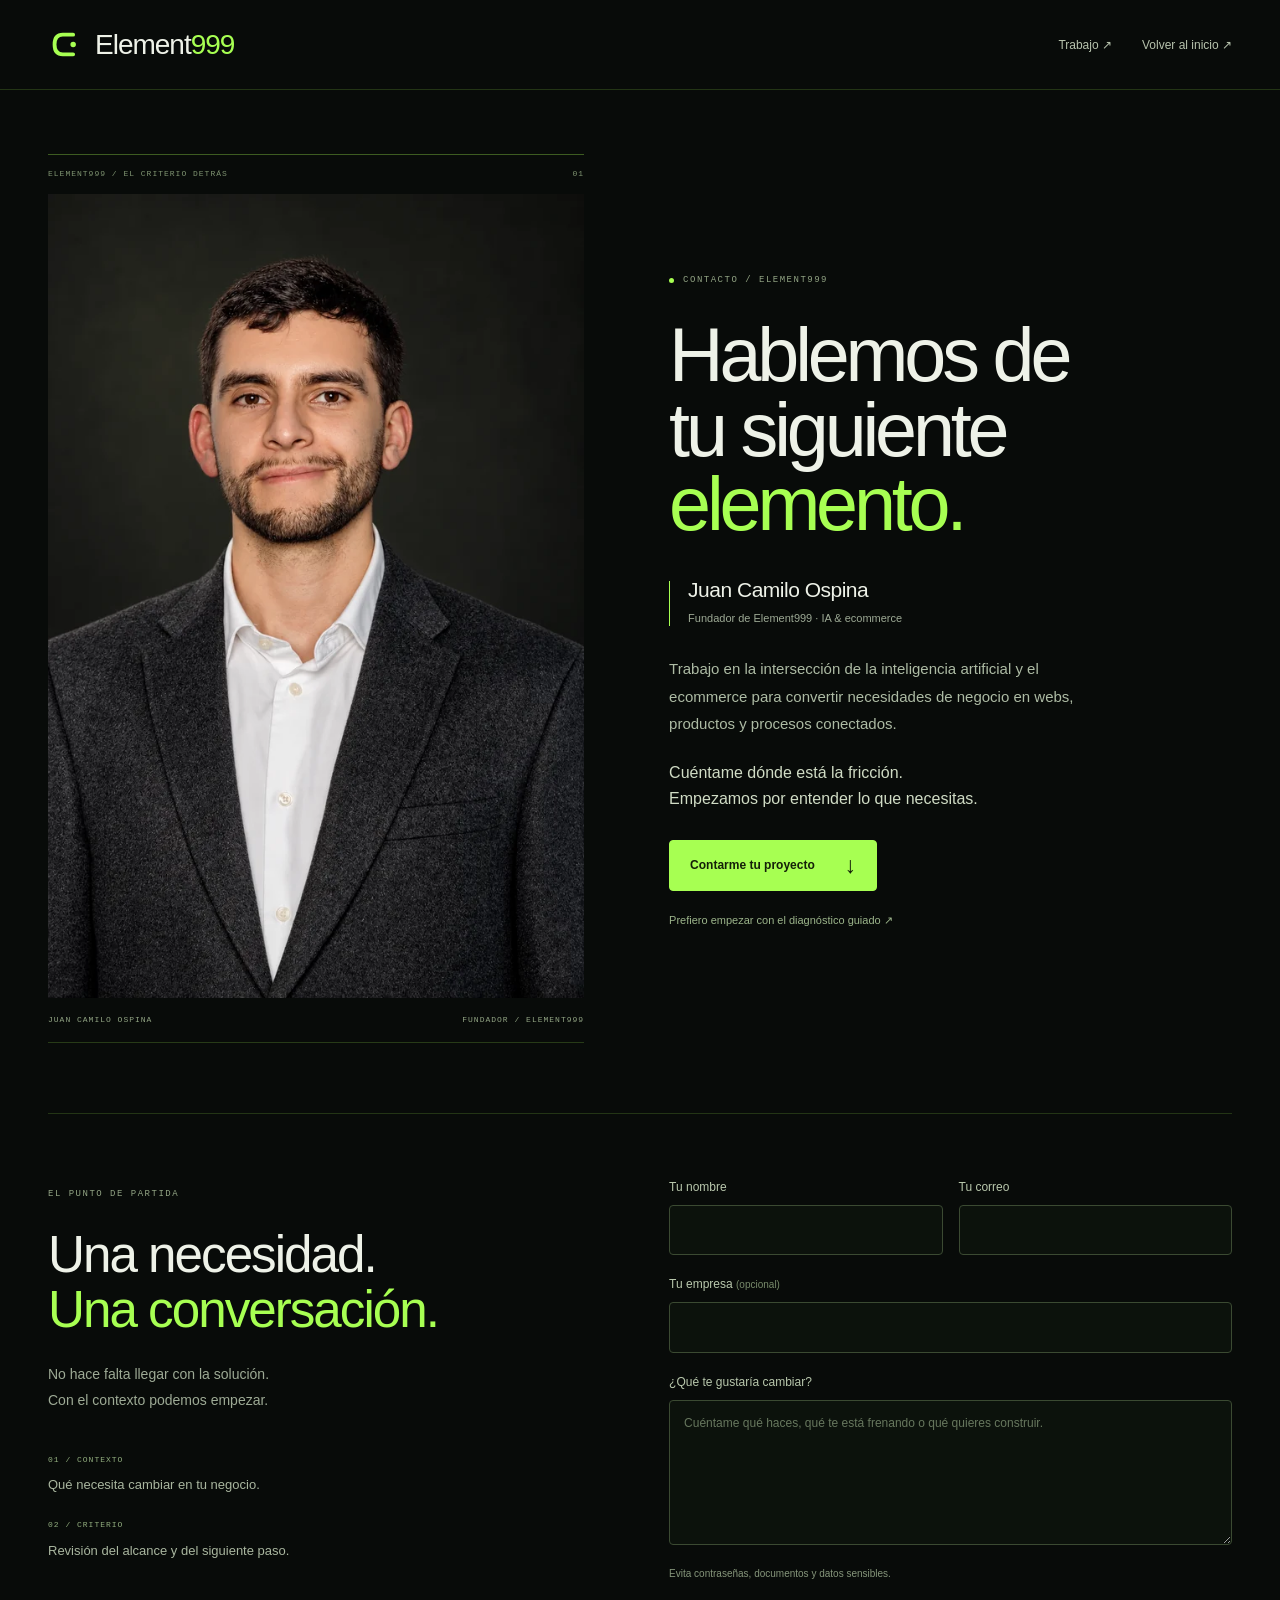
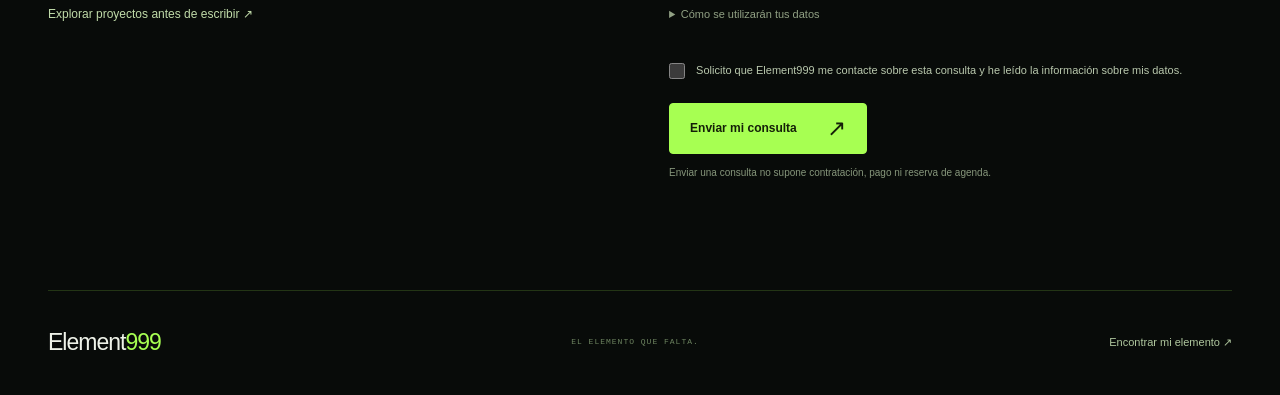
<file: contacto/index.html>
<!doctype html><html lang="es"><head><meta charset="utf-8"><meta name="viewport" content="width=device-width,initial-scale=1"><meta name="theme-color" content="#080b09"><meta name="robots" content="noindex,nofollow"><meta name="description" content="Contacta con Juan Camilo Ospina, fundador de Element999. Inteligencia artificial aplicada y ecommerce alrededor de lo que necesita tu negocio."><title>Contacto · Juan Camilo Ospina — Element999</title><link rel="icon" href="../favicon.svg"><link rel="stylesheet" href="contacto.css?v=portrait-v2"><link rel="stylesheet" href="../preloader/preloader.css?v=1"><script>(function(){try{var p=new URLSearchParams(location.search),f=p.get('preloader');if(f!=='0'&&(f==='force'||f==='1'||sessionStorage.getItem('element999:fluid-preloader:v1')!=='seen'))document.documentElement.classList.add('preloader-pending');}catch(e){document.documentElement.classList.add('preloader-pending');}document.documentElement.dataset.preloaderWatchdog=String(setTimeout(function(){if(!document.getElementById('element999-preloader'))document.documentElement.classList.remove('preloader-pending');delete document.documentElement.dataset.preloaderWatchdog;},15000));})();</script><script type="module" src="../preloader/Preloader.js?v=1"></script></head><body><a class="contact-skip" href="#contenido">Saltar al contenido</a><header class="contact-header"><a class="contact-brand" href="../" aria-label="Element999 inicio"><svg viewBox="0 0 64 64" aria-hidden="true"><path d="M46 14H27c-10 0-15 6-15 18s5 18 15 18h19" fill="none" stroke="currentColor" stroke-width="7" stroke-linecap="round"/><circle cx="46" cy="32" r="5" fill="currentColor"/></svg><span>Element<b>999</b></span></a><nav aria-label="Navegación de contacto"><a href="../trabajos/">Trabajo ↗</a><a href="../">Volver al inicio ↗</a></nav></header>
<main id="contenido" tabindex="-1"><section class="contact-intro contact-wrap" aria-labelledby="contact-title"><figure class="contact-portrait"><div class="portrait-topline"><span>ELEMENT999 / EL CRITERIO DETRÁS</span><span>01</span></div><img src="juan-camilo-element999-v2.webp" srcset="juan-camilo-element999-v2-640.webp 640w, juan-camilo-element999-v2.webp 1024w" sizes="(max-width: 760px) calc(100vw - 40px), (max-width: 1100px) 45vw, 530px" width="1024" height="1536" fetchpriority="high" alt="Retrato profesional de Juan Camilo Ospina, fundador de Element999"><figcaption><span>JUAN CAMILO OSPINA</span><span>FUNDADOR / ELEMENT999</span></figcaption></figure><div class="contact-copy"><p class="contact-eyebrow"><span></span>CONTACTO / ELEMENT999</p><h1 id="contact-title">Hablemos de<br>tu siguiente<br><em>elemento.</em></h1><div class="contact-founder"><span class="founder-line"></span><div><h2>Juan Camilo Ospina</h2><p>Fundador de Element999 · IA &amp; ecommerce</p></div></div><p class="contact-bio">Trabajo en la intersección de la inteligencia artificial y el ecommerce para convertir necesidades de negocio en webs, productos y procesos conectados.</p><p class="contact-invitation">Cuéntame dónde está la fricción.<br>Empezamos por entender lo que necesitas.</p><a class="contact-button" href="#contactar">Contarme tu proyecto <span aria-hidden="true">↓</span></a><a class="contact-diagnosis" href="../#diagnostico">Prefiero empezar con el diagnóstico guiado ↗</a></div></section>
<section id="contactar" class="contact-message contact-wrap" aria-labelledby="message-title"><div class="contact-message-copy"><p class="contact-eyebrow">EL PUNTO DE PARTIDA</p><h2 id="message-title">Una necesidad.<br><em>Una conversación.</em></h2><p>No hace falta llegar con la solución.<br>Con el contexto podemos empezar.</p><dl class="contact-process"><div><dt>01 / CONTEXTO</dt><dd>Qué necesita cambiar en tu negocio.</dd></div><div><dt>02 / CRITERIO</dt><dd>Revisión del alcance y del siguiente paso.</dd></div></dl><a href="../trabajos/" class="contact-work-link">Explorar proyectos antes de escribir ↗</a></div><div class="contact-form-area"><form id="contact-form" action="https://formspree.io/f/xgaogjpp" method="post"><input type="hidden" name="_subject" value="Element999 · Consulta desde contacto"><div class="contact-form-grid"><label>Tu nombre<input name="name" autocomplete="name" minlength="2" maxlength="100" required></label><label>Tu correo<input name="email" type="email" autocomplete="email" maxlength="254" required></label></div><label>Tu empresa <span class="contact-optional">(opcional)</span><input name="business" autocomplete="organization" maxlength="160"></label><label>¿Qué te gustaría cambiar?<textarea name="need" rows="5" minlength="12" maxlength="2000" required placeholder="Cuéntame qué haces, qué te está frenando o qué quieres construir."></textarea></label><label class="contact-trap" aria-hidden="true">Deja este campo vacío<input name="_gotcha" tabindex="-1" autocomplete="off"></label><p class="contact-form-note">Evita contraseñas, documentos y datos sensibles.</p><details id="datos" class="contact-privacy"><summary>Cómo se utilizarán tus datos</summary><p>Element999 utilizará tu nombre, correo y mensaje para responder a tu consulta y valorar el proyecto. El envío se procesa mediante Formspree y se notifica al correo de Element999. No te suscribimos a publicidad. Puedes solicitar acceso, corrección o eliminación respondiendo al correo con el que te contactemos.</p><a href="https://formspree.io/legal/privacy-policy/" target="_blank" rel="noopener noreferrer">Privacidad de Formspree ↗</a></details><label class="contact-consent"><input type="checkbox" name="consent" required><span>Solicito que Element999 me contacte sobre esta consulta y he leído la información sobre mis datos.</span></label><button type="submit" class="contact-button">Enviar mi consulta <span aria-hidden="true">↗</span></button><noscript><p class="contact-form-note">Al enviar continuarás a la confirmación de Formspree.</p></noscript></form><p id="contact-status" role="status" aria-live="polite"></p><section id="contact-receipt" class="contact-receipt" hidden aria-labelledby="receipt-title"><span aria-hidden="true">↗</span><h3 id="receipt-title" tabindex="-1">Consulta recibida.</h3><p>Gracias por compartir el contexto. Te contactaremos en el correo indicado para valorar el siguiente paso.</p><p id="contact-reference"></p><button type="button" id="contact-restart">Enviar otra consulta ↗</button></section><p class="contact-form-note">Enviar una consulta no supone contratación, pago ni reserva de agenda.</p></div></section></main>
<footer class="contact-footer contact-wrap"><a class="contact-brand" href="../"><span>Element<b>999</b></span></a><span>EL ELEMENTO QUE FALTA.</span><a href="../#diagnostico">Encontrar mi elemento ↗</a></footer><script type="module" data-critical src="contacto.js"></script></body></html>
</file>
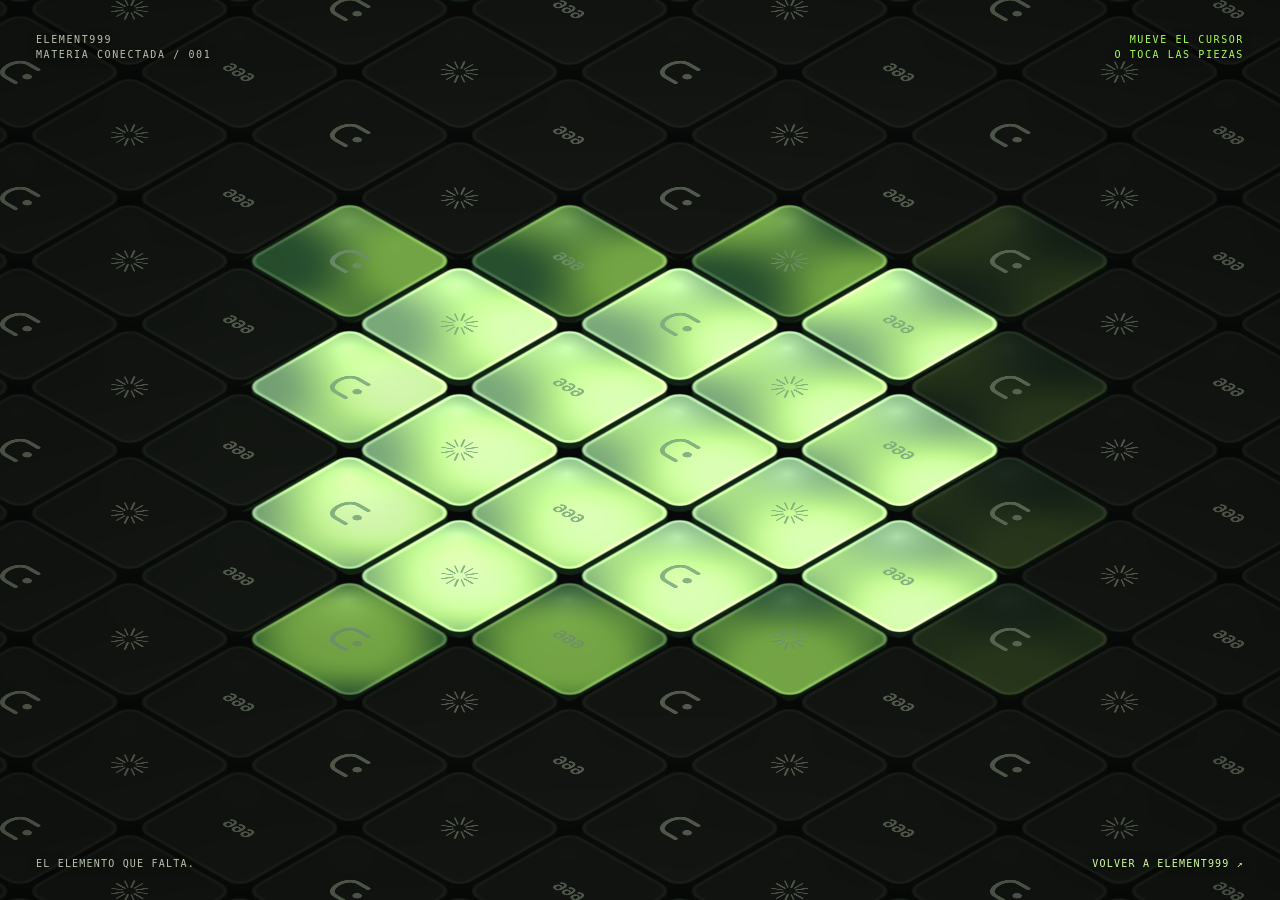
<file: laboratorio/index.html>
<!doctype html><html lang="es"><head><meta charset="utf-8"><meta name="viewport" content="width=device-width,initial-scale=1"><meta name="robots" content="noindex,nofollow"><meta name="theme-color" content="#070908"><title>Element999 — Materia conectada</title><link rel="icon" href="../favicon.svg"><link rel="stylesheet" href="../isometric/tiles.css"><style>*{box-sizing:border-box}body{margin:0;background:#070908;color:#d2ff9d}main.isometric-field{height:100svh;min-height:360px;border:0}a:focus-visible{outline:2px solid #a7ff52;outline-offset:5px}</style><link rel="stylesheet" href="../preloader/preloader.css?v=1"><script>(function(){try{var p=new URLSearchParams(location.search),f=p.get('preloader');if(f!=='0'&&(f==='force'||f==='1'||sessionStorage.getItem('element999:fluid-preloader:v1')!=='seen'))document.documentElement.classList.add('preloader-pending');}catch(e){document.documentElement.classList.add('preloader-pending');}document.documentElement.dataset.preloaderWatchdog=String(setTimeout(function(){if(!document.getElementById('element999-preloader'))document.documentElement.classList.remove('preloader-pending');delete document.documentElement.dataset.preloaderWatchdog;},15000));})();</script><script type="module" src="../preloader/Preloader.js?v=1"></script></head><body><main data-isometric class="isometric-field" tabindex="0" role="region" aria-label="Baldosas isométricas de Element999 con luz verde interactiva. Mueve el cursor, toca o usa las flechas para desplazar la luz."><canvas aria-hidden="true"></canvas><div class="isometric-caption"><span>ELEMENT999<br>MATERIA CONECTADA / 001</span><span class="isometric-instruction">MUEVE EL CURSOR<br>O TOCA LAS PIEZAS</span></div><div class="isometric-footer"><span>EL ELEMENTO QUE FALTA.</span><a href="../#materia">VOLVER A ELEMENT999 ↗</a></div></main><script type="module" data-critical src="../isometric/tiles.js"></script></body></html>
</file>
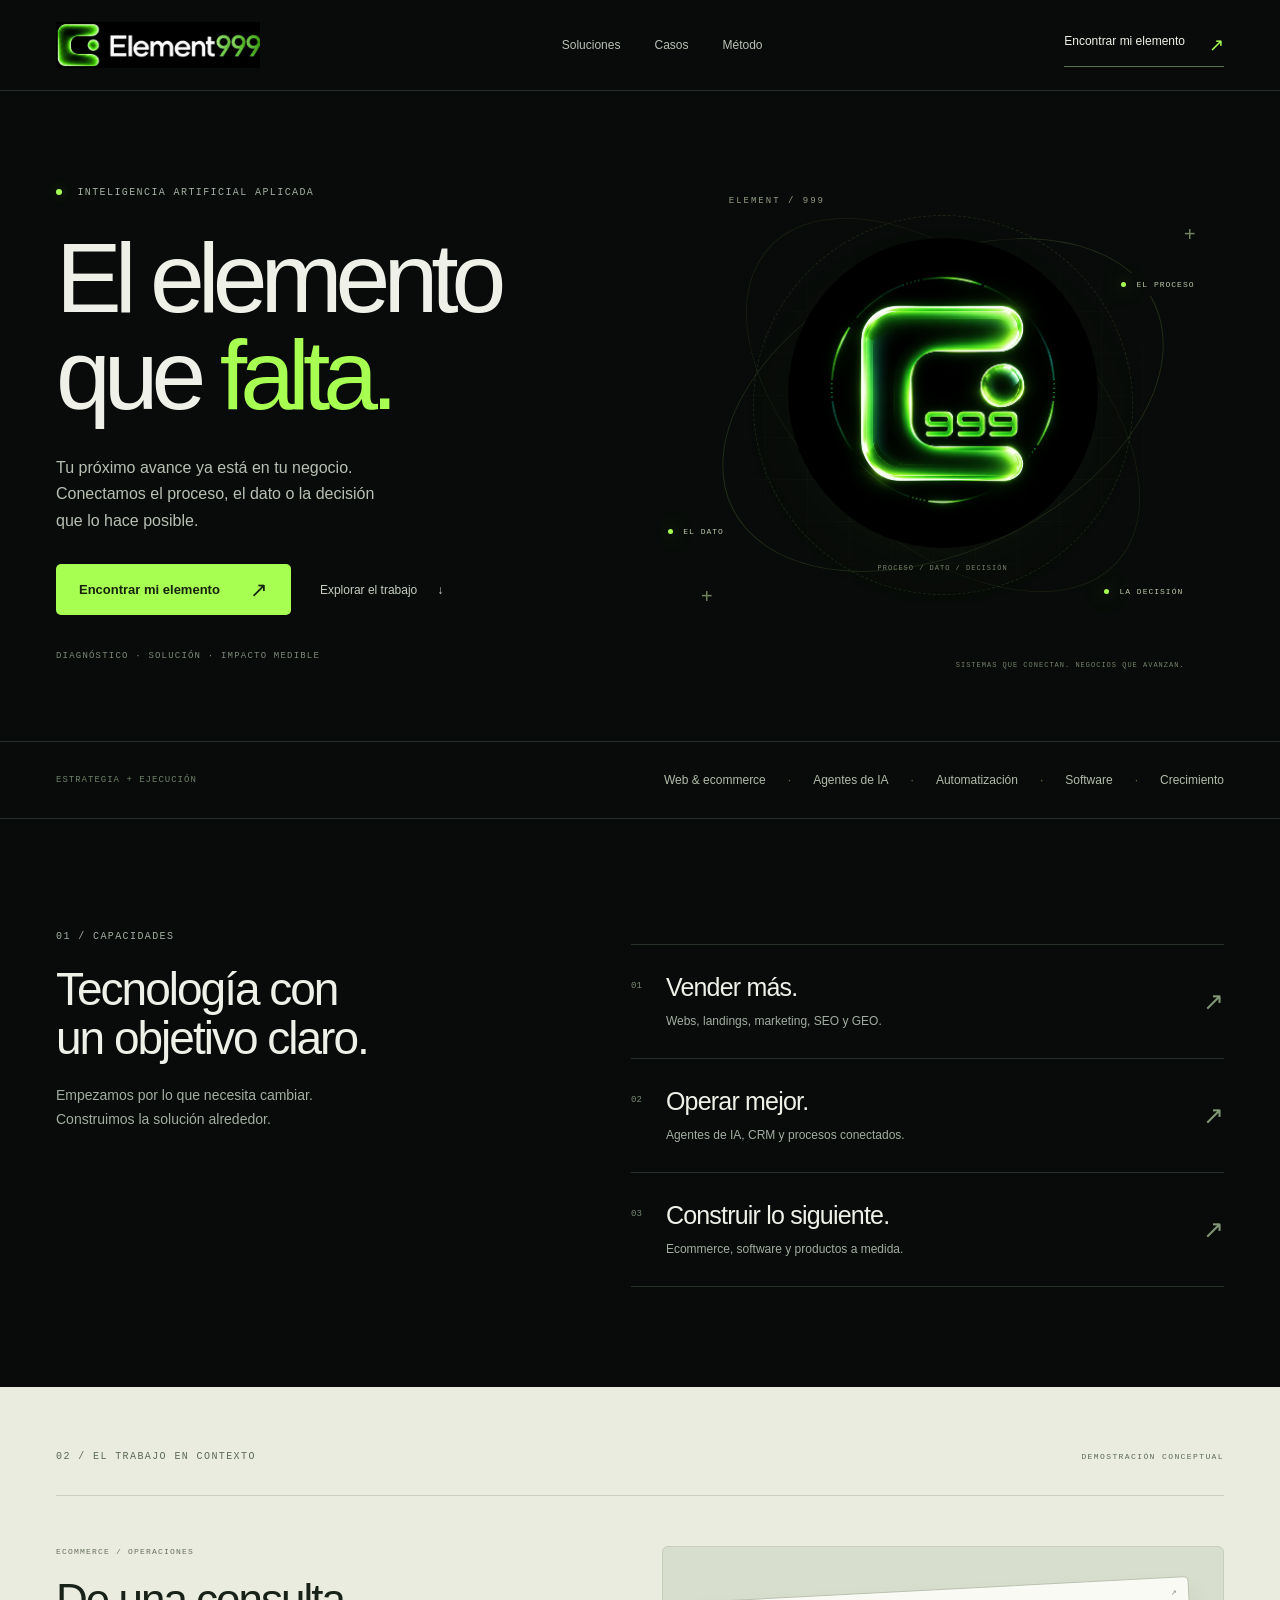
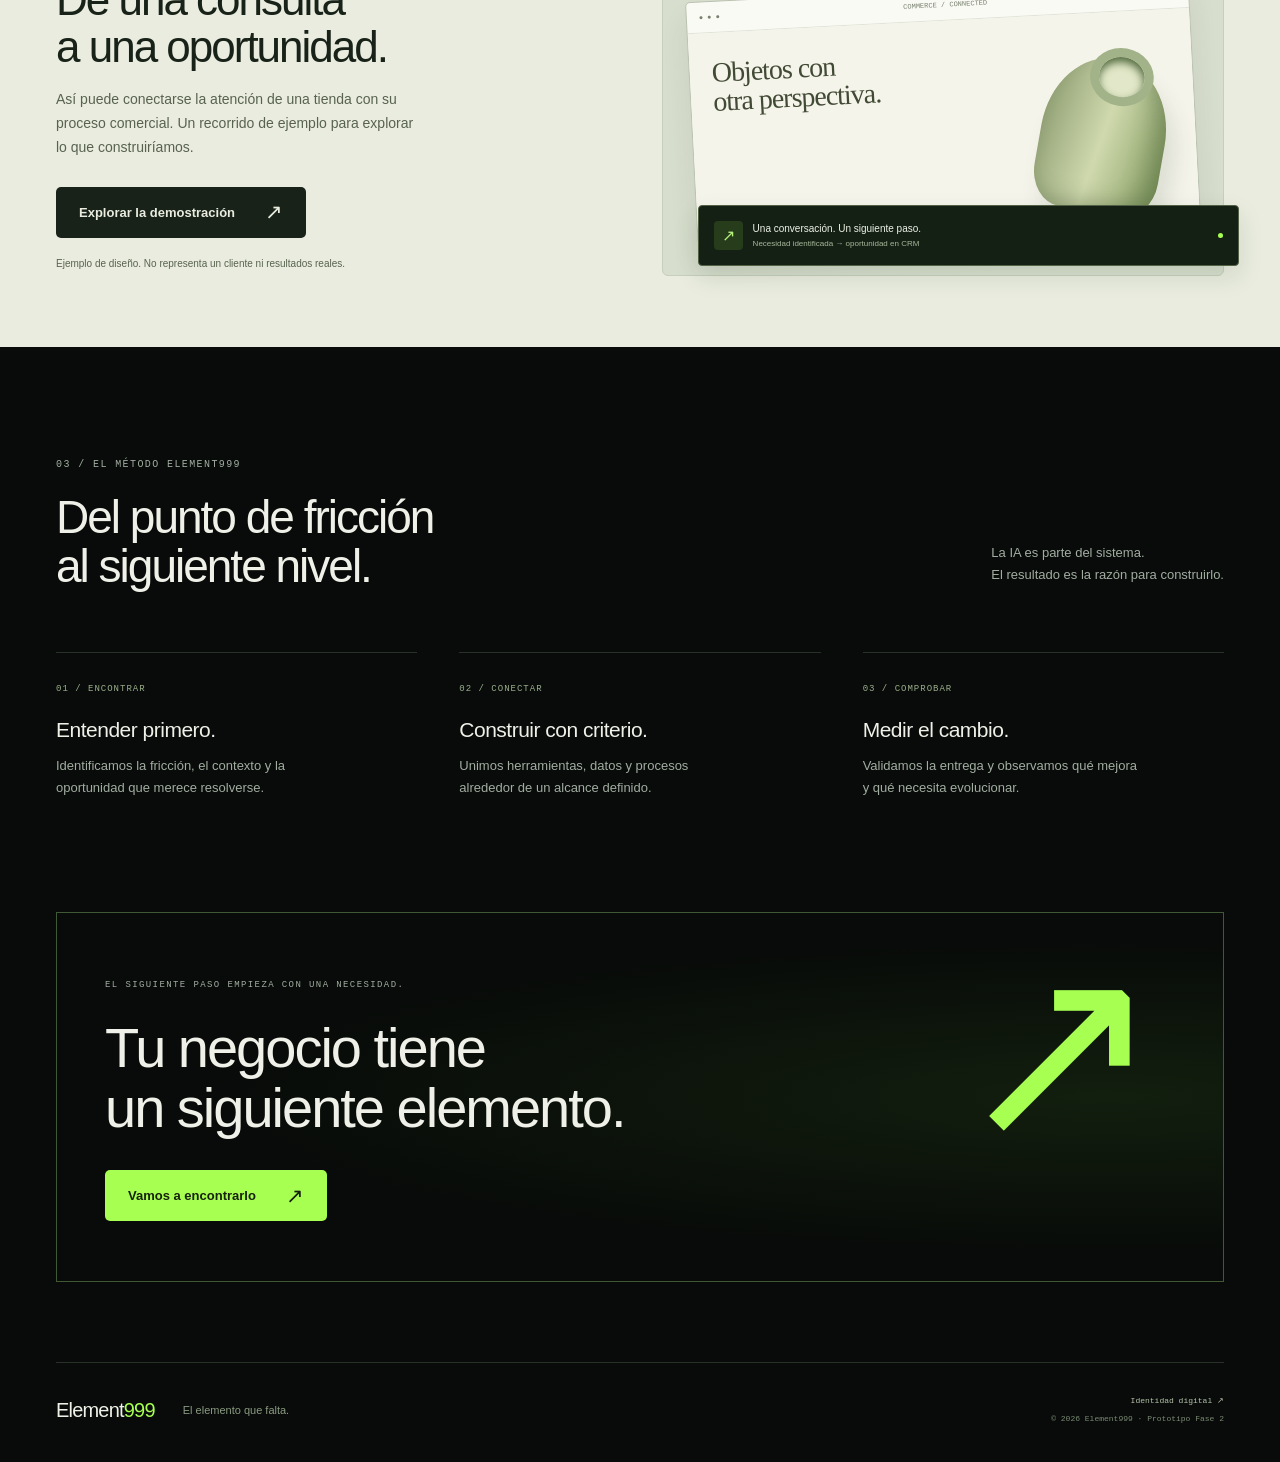
<file: prototype/index.html>
<!doctype html>
<html lang="es">
<head>
  <meta charset="utf-8"><meta name="viewport" content="width=device-width, initial-scale=1">
  <meta name="theme-color" content="#080b09">
  <meta name="description" content="Element999. Inteligencia artificial aplicada para convertir el proceso, dato o decisión que falta en una ventaja operativa.">
  <meta name="robots" content="noindex,nofollow">
  <title>Element999 — El elemento que falta</title>
  <link rel="icon" href="assets/favicon.svg" type="image/svg+xml">
  <link rel="stylesheet" href="styles.css">
</head>
<body>
  <a class="skip" href="#contenido">Saltar al contenido</a>
  <header class="header">
    <a href="#inicio" class="brand" aria-label="Element999 inicio"><span class="brand-crop"><img src="assets/logotipo-original.jpg" width="1536" height="1024" alt="Element999"></span></a>
    <nav aria-label="Navegación principal" class="desktop-nav"><a href="#soluciones">Soluciones</a><a href="#casos">Casos</a><a href="#metodo">Método</a></nav>
    <a class="header-cta" href="#diagnostico">Encontrar mi elemento <span aria-hidden="true">↗</span></a>
    <button class="menu-toggle" aria-expanded="false" aria-controls="mobile-nav" aria-label="Abrir menú">☰</button>
  </header>
  <nav id="mobile-nav" class="mobile-nav" aria-label="Navegación móvil" hidden><a href="#soluciones">Soluciones</a><a href="#casos">Casos</a><a href="#metodo">Método</a><a href="#diagnostico">Encontrar mi elemento ↗</a></nav>

  <main id="contenido" tabindex="-1">
    <div id="home-view" class="view">
      <section class="hero wrap" aria-labelledby="hero-title">
        <div class="hero-copy"><p class="eyebrow"><span class="status-dot"></span> INTELIGENCIA ARTIFICIAL APLICADA</p>
          <h1 id="hero-title">El elemento<br>que <em>falta.</em></h1>
          <p class="hero-description">Tu próximo avance ya está en tu negocio.<br class="desktop-break"> Conectamos el proceso, el dato o la decisión<br class="desktop-break"> que lo hace posible.</p>
          <div class="hero-actions"><a class="button primary" href="#diagnostico">Encontrar mi elemento <span aria-hidden="true">↗</span></a><a class="text-link" href="#casos">Explorar el trabajo <span aria-hidden="true">↓</span></a></div>
          <p class="hero-footnote">DIAGNÓSTICO · SOLUCIÓN · IMPACTO MEDIBLE</p>
        </div>
        <div class="element-scene" aria-label="El proceso, el dato y la decisión conectados por Element999" role="img">
          <div class="scene-grid"></div><div class="orbit orbit-one"></div><div class="orbit orbit-two"></div><div class="orbit orbit-three"></div>
          <span class="scene-caption">ELEMENT / 999</span><span class="scene-cross cross-one">+</span><span class="scene-cross cross-two">+</span>
          <div class="core"><img src="assets/emblema-original.png" width="1280" height="1280" alt="" fetchpriority="high"><span class="core-coordinate">PROCESO / DATO / DECISIÓN</span></div>
          <span class="scene-node node-process"><i></i> EL PROCESO</span><span class="scene-node node-data"><i></i> EL DATO</span><span class="scene-node node-decision"><i></i> LA DECISIÓN</span>
          <span class="scene-bottom">SISTEMAS QUE CONECTAN. NEGOCIOS QUE AVANZAN.</span>
        </div>
      </section>
      <div class="capability-strip"><div class="wrap strip-inner"><span>ESTRATEGIA + EJECUCIÓN</span><p>Web & ecommerce <b>·</b> Agentes de IA <b>·</b> Automatización <b>·</b> Software <b>·</b> Crecimiento</p></div></div>
      <section id="soluciones" class="wrap section solutions" aria-labelledby="solutions-title">
        <div class="section-intro"><p class="eyebrow">01 / CAPACIDADES</p><h2 id="solutions-title">Tecnología con<br>un objetivo claro.</h2><p>Empezamos por lo que necesita cambiar.<br>Construimos la solución alrededor.</p></div>
        <div class="solution-list">
          <a class="solution-row" href="#diagnostico" data-service="landing"><span class="row-index">01</span><div><h3>Vender más.</h3><p>Webs, landings, marketing, SEO y GEO.</p></div><span class="row-arrow" aria-hidden="true">↗</span></a>
          <a class="solution-row" href="#diagnostico" data-service="agent"><span class="row-index">02</span><div><h3>Operar mejor.</h3><p>Agentes de IA, CRM y procesos conectados.</p></div><span class="row-arrow" aria-hidden="true">↗</span></a>
          <a class="solution-row" href="#diagnostico" data-service="custom"><span class="row-index">03</span><div><h3>Construir lo siguiente.</h3><p>Ecommerce, software y productos a medida.</p></div><span class="row-arrow" aria-hidden="true">↗</span></a>
        </div>
      </section>
      <section id="casos" class="case-section" aria-labelledby="case-title"><div class="wrap">
        <div class="case-top"><p class="eyebrow">02 / EL TRABAJO EN CONTEXTO</p><span class="small-label">DEMOSTRACIÓN CONCEPTUAL</span></div>
        <div class="case-layout"><div class="case-copy"><span class="case-tag">ECOMMERCE / OPERACIONES</span><h2 id="case-title">De una consulta<br>a una oportunidad.</h2><p>Así puede conectarse la atención de una tienda con su proceso comercial. Un recorrido de ejemplo para explorar lo que construiríamos.</p><a class="button dark" href="#caso">Explorar la demostración <span aria-hidden="true">↗</span></a><p class="case-disclaimer">Ejemplo de diseño. No representa un cliente ni resultados reales.</p></div>
          <div class="case-visual" aria-label="Ejemplo visual del paso de una consulta al CRM"><div class="mock-browser"><div class="mock-bar"><span>● ● ●</span><span>COMMERCE / CONNECTED</span><span>↗</span></div><div class="mock-shop"><div class="shop-title">Objetos con<br>otra perspectiva.</div><div class="product-shape"></div><span class="shop-label">ESTUDIO / COLECCIÓN 01</span></div></div><div class="mock-event"><span class="event-icon">↗</span><div><strong>Una conversación. Un siguiente paso.</strong><span>Necesidad identificada → oportunidad en CRM</span></div><span class="event-dot"></span></div></div>
        </div></div></section>
      <section id="metodo" class="wrap section method" aria-labelledby="method-title"><div class="method-top"><div><p class="eyebrow">03 / EL MÉTODO ELEMENT999</p><h2 id="method-title">Del punto de fricción<br>al siguiente nivel.</h2></div><p>La IA es parte del sistema.<br>El resultado es la razón para construirlo.</p></div><div class="method-steps"><article><span>01 / ENCONTRAR</span><h3>Entender primero.</h3><p>Identificamos la fricción, el contexto y la oportunidad que merece resolverse.</p></article><article><span>02 / CONECTAR</span><h3>Construir con criterio.</h3><p>Unimos herramientas, datos y procesos alrededor de un alcance definido.</p></article><article><span>03 / COMPROBAR</span><h3>Medir el cambio.</h3><p>Validamos la entrega y observamos qué mejora y qué necesita evolucionar.</p></article></div></section>
      <section class="closing wrap"><p class="eyebrow">EL SIGUIENTE PASO EMPIEZA CON UNA NECESIDAD.</p><h2>Tu negocio tiene<br>un siguiente elemento.</h2><a href="#diagnostico" class="button primary">Vamos a encontrarlo <span aria-hidden="true">↗</span></a><span class="closing-symbol" aria-hidden="true">↗</span></section>
    </div>

    <section id="diagnosis-view" class="view wrap workspace" hidden aria-labelledby="diagnosis-title">
      <div class="workspace-aside"><a href="#inicio" class="text-link">← Volver al inicio</a><p class="eyebrow">ELEMENT999 / DIAGNÓSTICO</p><h1 id="diagnosis-title">Primero,<br>la necesidad.</h1><p>No hace falta que sepas qué tecnología necesitas. Empecemos por lo que quieres cambiar.</p><ol class="step-list"><li class="active" data-step="1">01 <span>Tu objetivo</span></li><li data-step="2">02 <span>El contexto</span></li><li data-step="3">03 <span>Confirmar y estimar</span></li></ol><div class="prototype-note"><span class="status-dot"></span> Prototipo de experiencia<p>Recorrido guiado de demostración. Sin agente conectado ni envío de datos.</p></div></div>
      <div class="form-panel"><p class="panel-label" id="step-counter">PASO 01 / 03</p><form id="diagnosis-form">
        <fieldset data-form-step="1"><legend>¿Dónde está el siguiente avance?</legend><p class="field-intro">Elige el resultado que mejor describe tu necesidad.</p><div class="option-list"><label class="service-option"><input type="radio" name="service" value="landing" required><span><strong>Captar oportunidades</strong><small>Una landing para una oferta concreta.</small></span><span aria-hidden="true">↗</span></label><label class="service-option"><input type="radio" name="service" value="agent"><span><strong>Atender y conectar</strong><small>Un agente web conectado a tu CRM.</small></span><span aria-hidden="true">↗</span></label><label class="service-option"><input type="radio" name="service" value="custom"><span><strong>Construir algo a medida</strong><small>Ecommerce, software u otro reto.</small></span><span aria-hidden="true">↗</span></label></div><label for="need" class="field-label">¿Qué te gustaría cambiar?</label><textarea id="need" name="need" minlength="12" maxlength="1200" required placeholder="Por ejemplo: recibimos consultas sobre productos y el seguimiento se hace a mano." rows="3"></textarea><p class="input-hint">Escribe al menos 12 caracteres. Evita datos personales o confidenciales.</p></fieldset>
        <fieldset data-form-step="2" hidden><legend>Un poco de contexto.</legend><p class="field-intro">Estos detalles nos ayudan a delimitar la solución.</p><label for="business" class="field-label">Tu empresa o tipo de negocio</label><input id="business" name="business" maxlength="160" required placeholder="Por ejemplo: tienda de decoración online"><label for="tools" class="field-label">Herramientas e integraciones actuales</label><input id="tools" name="tools" maxlength="240" required placeholder="Por ejemplo: Shopify y HubSpot, o todavía no lo sé"><p class="input-hint">Si no están definidas o validadas, la estimación necesita revisión.</p><div class="checks"><label id="language-option"><input type="checkbox" name="language"> Segundo idioma con traducción aportada</label><label><input type="checkbox" name="integration"> Una integración adicional ya validada</label><label><input type="checkbox" name="urgent"> Necesito una entrega urgente</label><label><input type="checkbox" name="custom"> Hay migraciones, APIs sin validar o alcance por definir</label></div><label for="integration-status" class="field-label">¿Está validada la integración principal?</label><select id="integration-status" name="integrationStatus" required><option value="">Selecciona una opción</option><option value="validated">Sí, está validada para este alcance</option><option value="unknown">No / todavía no lo sé</option></select></fieldset>
        <fieldset data-form-step="3" hidden><legend>Esto es lo que entendemos.</legend><p class="field-intro">Comprueba los datos antes de generar la estimación.</p><dl id="confirmation" class="summary-list"></dl><label class="confirm-check"><input type="checkbox" name="confirmed" required> Confirmo que este resumen refleja mi necesidad.</label><p class="input-hint">Puedes volver atrás para corregirlo. Los importes son preliminares y no reservan agenda.</p></fieldset>
        <p id="form-error" class="error" role="alert"></p><div class="form-actions"><button type="button" id="back-step" class="button secondary" hidden>← Atrás</button><button type="submit" id="next-step" class="button primary">Continuar <span aria-hidden="true">↗</span></button></div>
      </form></div>
    </section>

    <section id="estimate-view" class="view wrap estimate-page" hidden aria-labelledby="estimate-title"><a class="text-link" href="#diagnostico">← Revisar diagnóstico</a><div class="estimate-top"><div><p class="eyebrow">ELEMENT999 / TU SIGUIENTE ELEMENTO</p><h1 id="estimate-title">Una dirección.<br>Un punto de partida.</h1><p id="estimate-subtitle"></p></div><span class="estimate-stamp">999<br><small>PRECISIÓN APLICADA</small></span></div><div class="estimate-layout"><div class="estimate-main"><p class="panel-label">RESUMEN CONFIRMADO</p><dl class="summary-list" id="result-summary"></dl><div class="scope-grid"><div><h3 id="scope-title">Lo que incluye</h3><ul id="scope-included"></ul></div><div><h3>A tener en cuenta</h3><ul id="scope-excluded"></ul></div></div></div><aside class="quote-panel"><p class="eyebrow">INVERSIÓN PRELIMINAR</p><p class="quote-price" id="quote-price"></p><p class="quote-note" id="quote-note"></p><div id="quote-detail"></div><button id="download-summary" class="button primary">Descargar resumen <span aria-hidden="true">↓</span></button><p class="quote-footnote">Demostración local. No se ha enviado una propuesta, reservado agenda ni guardado información en un servidor.</p><button id="restart" class="text-link">Empezar de nuevo ↗</button></aside></div></section>

    <section id="case-view" class="view wrap case-detail" hidden aria-labelledby="detail-title"><a href="#casos" class="text-link">← Volver al trabajo</a><p class="eyebrow">DEMOSTRACIÓN CONCEPTUAL / ECOMMERCE</p><h1 id="detail-title">Una consulta que<br>encuentra su camino.</h1><p class="detail-lead">Un ejemplo de cómo conectar atención, contexto y seguimiento comercial. Sin atribuir resultados a un cliente real.</p><div class="case-flow"><article><span>01 / FRICCIÓN</span><h2>Consultas dispersas.</h2><p>La necesidad queda en una conversación y el seguimiento depende de copiar información entre herramientas.</p></article><article><span>02 / INTERVENCIÓN</span><h2>Contexto conectado.</h2><p>El agente confirma la necesidad y genera una oportunidad estructurada para un CRM autorizado.</p></article><article><span>03 / VERIFICACIÓN</span><h2>Un paso comprobable.</h2><p>Se verifica el registro único, la calidad del resumen y la recuperación ante errores. Los resultados se medirían durante el piloto.</p></article></div><div class="evidence-note"><h3>Cómo presentaremos los casos reales</h3><p>Problema inicial, periodo, intervención, participación del fundador y evidencia del resultado. Los proyectos anteriores a Element999 se identificarán como experiencia del fundador.</p></div><a class="button primary" href="#diagnostico">Explorar una solución para mi negocio ↗</a></section>
  </main>
  <footer class="footer wrap"><a class="footer-wordmark" href="#inicio">Element<span>999</span></a><p>El elemento que falta.</p><div><a href="#identidad">Identidad digital ↗</a><span>© 2026 Element999 · Prototipo Fase 2</span></div></footer>

  <dialog id="identity-dialog" aria-labelledby="identity-title"><button class="dialog-close" aria-label="Cerrar identidad digital">×</button><p class="eyebrow">SISTEMA VISUAL / V0.1</p><h2 id="identity-title">Precisión con<br>energía propia.</h2><img class="identity-original" src="assets/logotipo-original.jpg" alt="Logotipo original de Element999" width="1536" height="1024" loading="lazy"><div class="swatches"><div style="--swatch:#080b09"><span>Carbón</span><code>#080B09</code></div><div style="--swatch:#a7ff52"><span>Elemento</span><code>#A7FF52</code></div><div style="--swatch:#eff1e9"><span>Mineral</span><code>#EFF1E9</code></div></div><div class="favicon-samples"><img src="assets/favicon.svg" width="16" height="16" alt="Favicon a 16 píxeles"><img src="assets/favicon.svg" width="32" height="32" alt="Favicon a 32 píxeles"><img src="assets/favicon.svg" width="64" height="64" alt="Favicon a 64 píxeles"><p>Derivado vectorial para tamaños pequeños.<br>Los originales se conservan intactos.</p></div></dialog>
  <script type="module" src="app.mjs"></script>
</body>
</html>
</file>
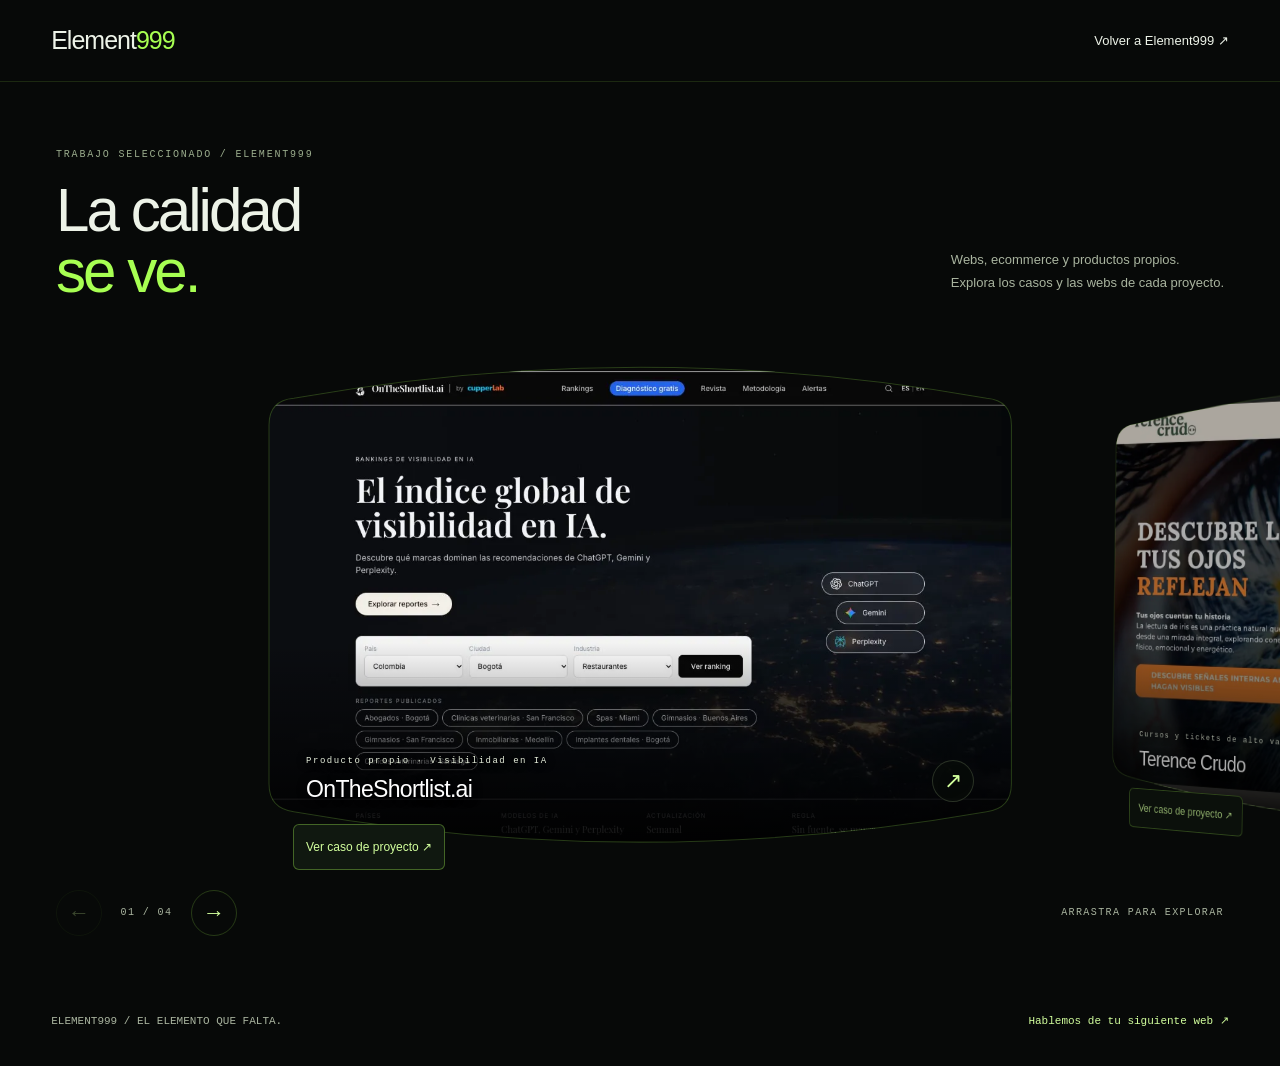
<file: trabajos/index.html>
<!doctype html><html lang="es"><head><meta charset="utf-8"><meta name="viewport" content="width=device-width,initial-scale=1"><meta name="theme-color" content="#070908"><meta name="robots" content="noindex,nofollow"><meta name="description" content="Explora una selección de webs y ecommerce del portafolio de Element999."><title>Trabajo seleccionado — Element999</title><link rel="icon" href="../favicon.svg"><link rel="stylesheet" href="../showcase/showcase.css"><link rel="stylesheet" href="../preloader/preloader.css?v=1"><script>(function(){try{var p=new URLSearchParams(location.search),f=p.get('preloader');if(f!=='0'&&(f==='force'||f==='1'||sessionStorage.getItem('element999:fluid-preloader:v1')!=='seen'))document.documentElement.classList.add('preloader-pending');}catch(e){document.documentElement.classList.add('preloader-pending');}document.documentElement.dataset.preloaderWatchdog=String(setTimeout(function(){if(!document.getElementById('element999-preloader'))document.documentElement.classList.remove('preloader-pending');delete document.documentElement.dataset.preloaderWatchdog;},15000));})();</script><script type="module" src="../preloader/Preloader.js?v=1"></script></head><body class="work-page"><header class="work-page-header"><a class="work-brand" href="../">Element<b>999</b></a><a href="../#casos">Volver a Element999 ↗</a></header><main><section class="work-gallery" data-showcase aria-labelledby="work-title"><div class="work-heading"><div><p class="eyebrow">TRABAJO SELECCIONADO / ELEMENT999</p><h1 id="work-title">La calidad<br><em>se ve.</em></h1></div><p>Webs, ecommerce y productos propios.<br>Explora los casos y las webs de cada proyecto.</p></div></section><noscript><p>Abre las webs: <a href="https://ontheshortlist.cupperlab.com/es">On The Shortlist</a>, <a href="https://terencecrudo.com/products/lectura-de-iris">Terence Crudo</a>, <a href="https://www.holapepa.com/">HolaPepa</a> y <a href="https://elalmacendeloza.com/">El Almacén de Loza</a>.</p></noscript></main><footer class="work-page-footer"><span>ELEMENT999 / EL ELEMENTO QUE FALTA.</span><a href="../">Hablemos de tu siguiente web ↗</a></footer><script type="module" data-critical src="../showcase/showcase.js"></script></body></html>
</file>
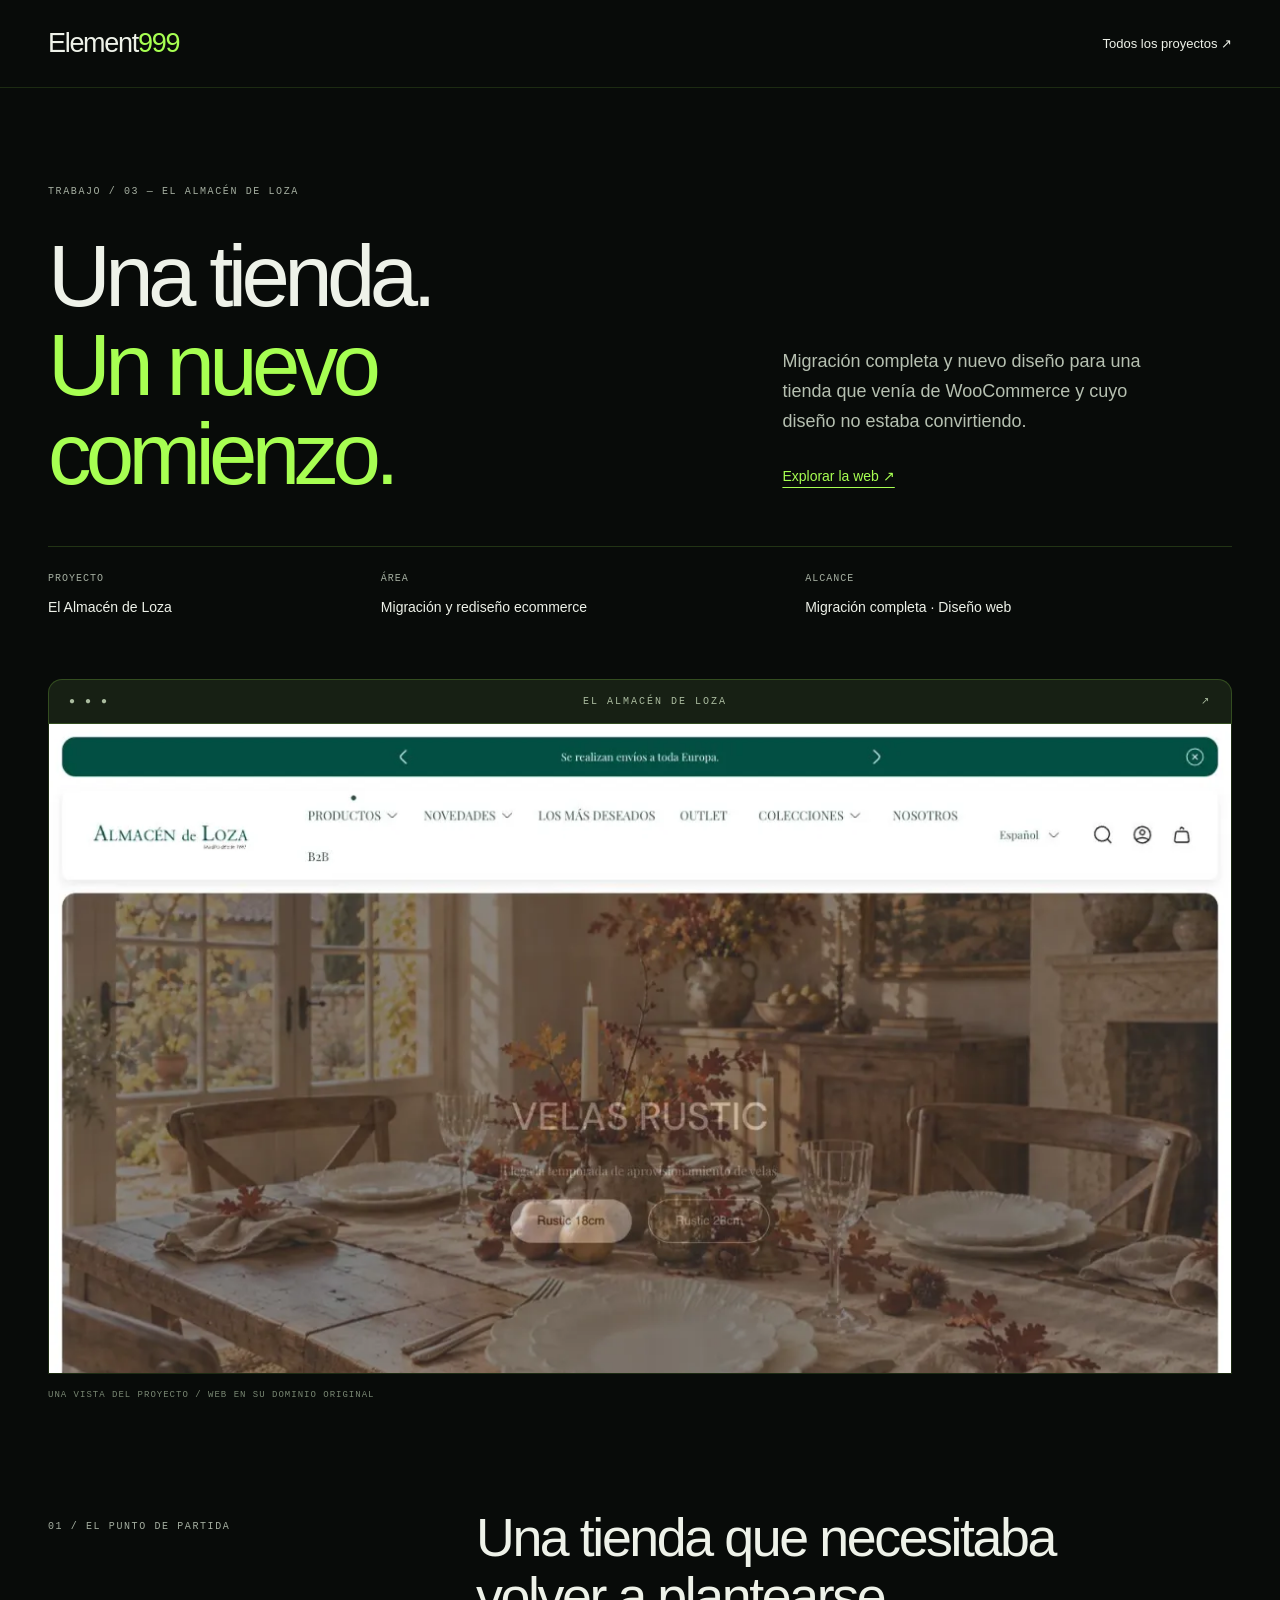
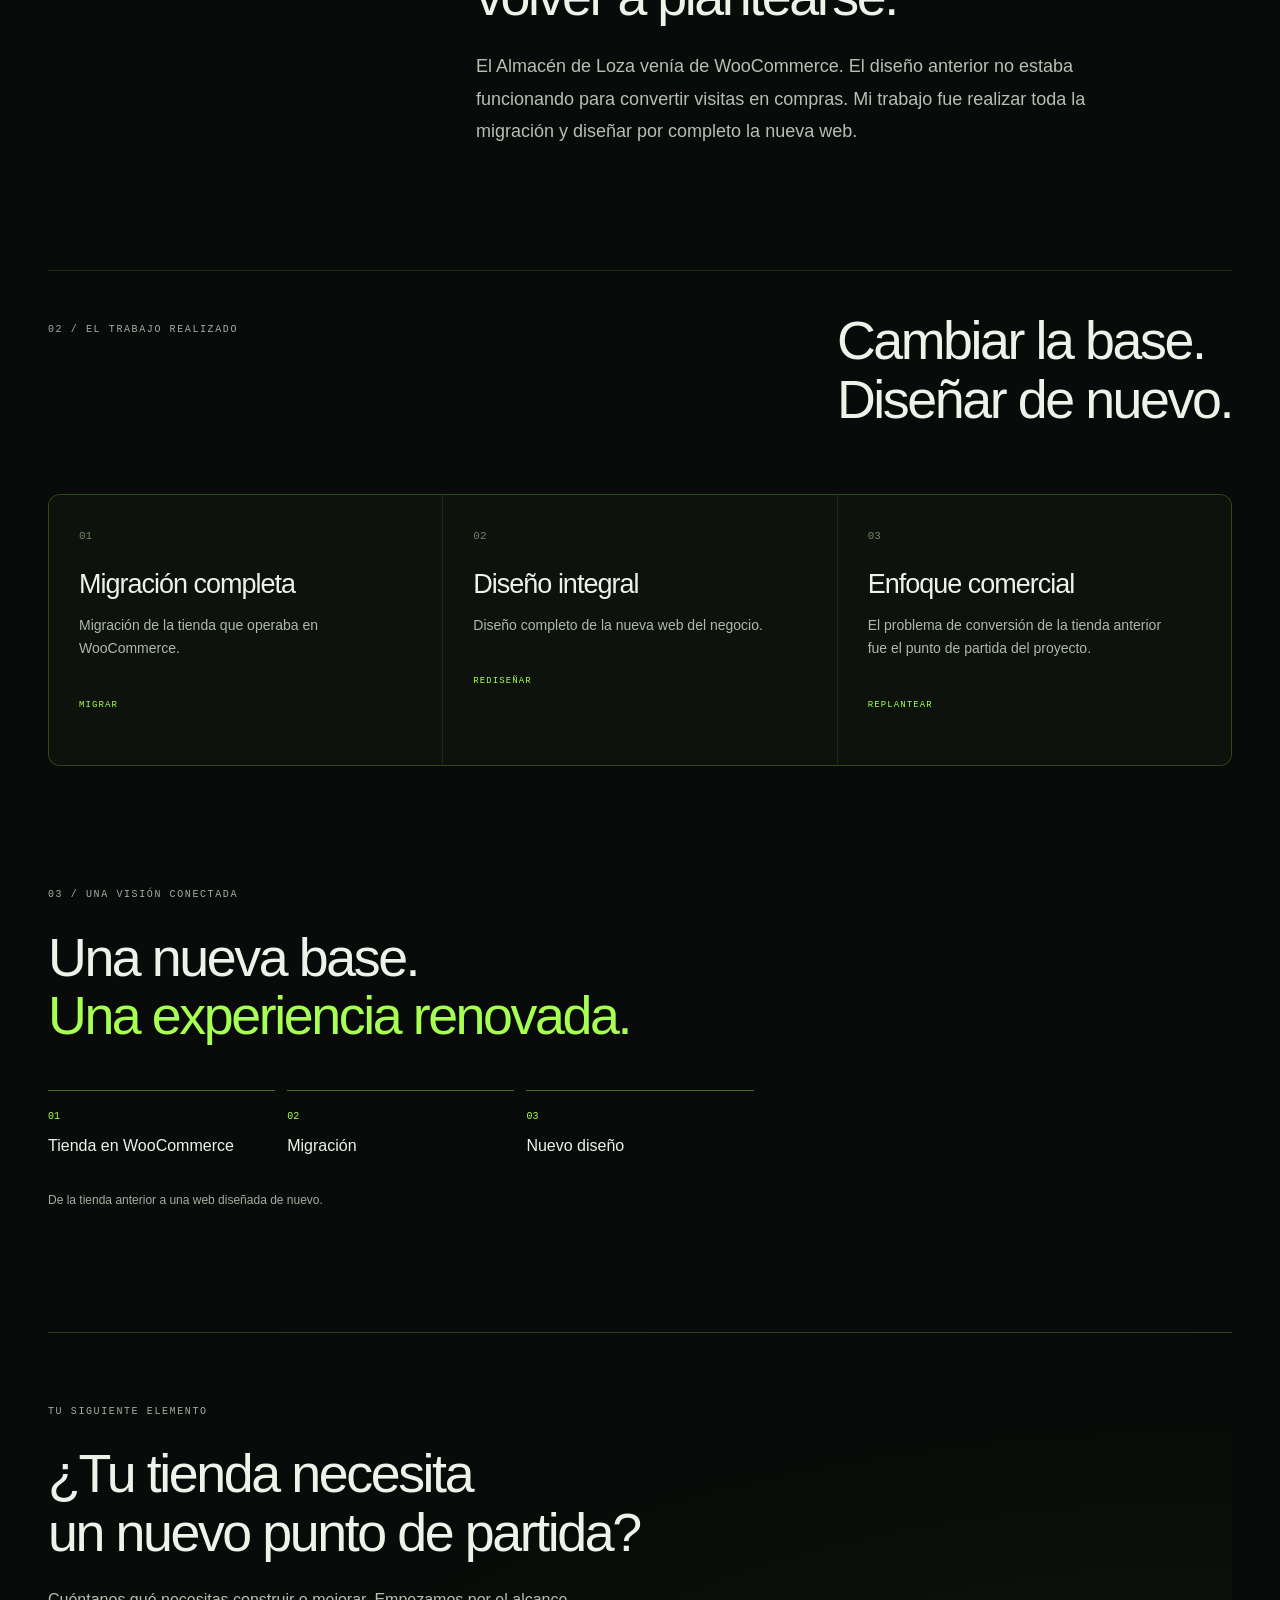
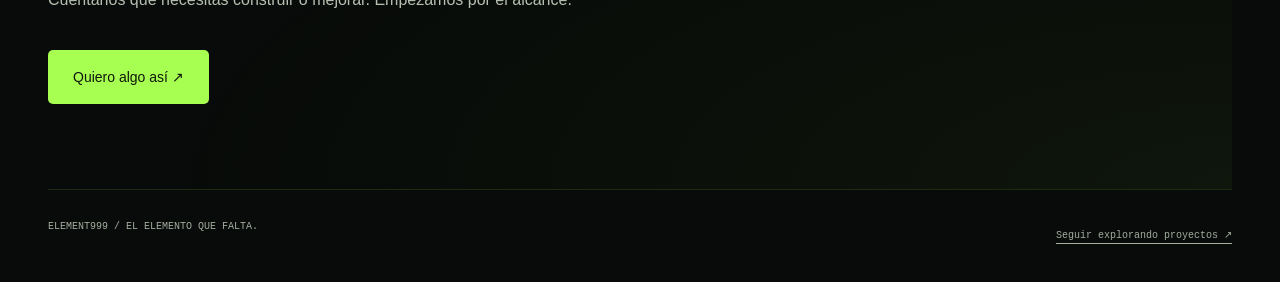
<file: trabajos/almacen-de-loza/index.html>
<!doctype html>
<html lang="es"><head><meta charset="utf-8"><meta name="viewport" content="width=device-width,initial-scale=1"><meta name="theme-color" content="#080b09"><meta name="robots" content="noindex,nofollow"><meta name="description" content="Migración completa y nuevo diseño para una tienda que venía de WooCommerce y cuyo diseño no estaba convirtiendo."><title>El Almacén de Loza — Migración y rediseño ecommerce · Element999</title><link rel="icon" href="../../favicon.svg"><link rel="stylesheet" href="../case-study.css"><link rel="stylesheet" href="../../preloader/preloader.css?v=1"><script>(function(){try{var p=new URLSearchParams(location.search),f=p.get('preloader');if(f!=='0'&&(f==='force'||f==='1'||sessionStorage.getItem('element999:fluid-preloader:v1')!=='seen'))document.documentElement.classList.add('preloader-pending');}catch(e){document.documentElement.classList.add('preloader-pending');}document.documentElement.dataset.preloaderWatchdog=String(setTimeout(function(){if(!document.getElementById('element999-preloader'))document.documentElement.classList.remove('preloader-pending');delete document.documentElement.dataset.preloaderWatchdog;},15000));})();</script><script type="module" src="../../preloader/Preloader.js?v=1"></script></head>
<body><a class="case-skip" href="#contenido">Saltar al contenido</a><header class="case-header"><a class="case-brand" href="../../">Element<span>999</span></a><a href="../">Todos los proyectos ↗</a></header>
<main id="contenido" tabindex="-1"><section class="case-hero case-wrap"><p class="case-label">TRABAJO / 03 — EL ALMACÉN DE LOZA</p><div class="case-hero-grid"><h1>Una tienda.<br><em>Un nuevo comienzo.</em></h1><div class="case-intro"><p>Migración completa y nuevo diseño para una tienda que venía de WooCommerce y cuyo diseño no estaba convirtiendo.</p><a class="case-link" href="https://elalmacendeloza.com/" target="_blank" rel="noopener noreferrer">Explorar la web ↗</a></div></div><dl class="case-meta"><div><dt>PROYECTO</dt><dd>El Almacén de Loza</dd></div><div><dt>ÁREA</dt><dd>Migración y rediseño ecommerce</dd></div><div><dt>ALCANCE</dt><dd>Migración completa · Diseño web</dd></div></dl></section>
<figure class="case-cover case-wrap"><div class="case-browser" aria-hidden="true"><span>● ● ●</span><span>EL ALMACÉN DE LOZA</span><span>↗</span></div><img src="../../showcase/covers/almacen-de-loza.webp" width="1200" height="800" fetchpriority="high" alt="Vista de la tienda El Almacén de Loza"><figcaption>UNA VISTA DEL PROYECTO / WEB EN SU DOMINIO ORIGINAL</figcaption></figure>
<section class="case-challenge case-wrap"><p class="case-label">01 / EL PUNTO DE PARTIDA</p><div><h2>Una tienda que necesitaba<br>volver a plantearse.</h2><p>El Almacén de Loza venía de WooCommerce. El diseño anterior no estaba funcionando para convertir visitas en compras. Mi trabajo fue realizar toda la migración y diseñar por completo la nueva web.</p></div></section>
<section class="case-work case-wrap" aria-labelledby="work-title"><div class="case-section-head"><p class="case-label">02 / EL TRABAJO REALIZADO</p><h2 id="work-title">Cambiar la base.<br>Diseñar de nuevo.</h2></div><div class="case-work-grid" style="--case-columns:3"><article><span class="case-number">01</span><h3>Migración completa</h3><p>Migración de la tienda que operaba en WooCommerce.</p><span class="case-tag">MIGRAR</span></article><article><span class="case-number">02</span><h3>Diseño integral</h3><p>Diseño completo de la nueva web del negocio.</p><span class="case-tag">REDISEÑAR</span></article><article><span class="case-number">03</span><h3>Enfoque comercial</h3><p>El problema de conversión de la tienda anterior fue el punto de partida del proyecto.</p><span class="case-tag">REPLANTEAR</span></article></div></section><section class="case-system case-wrap" aria-labelledby="system-title"><p class="case-label">03 / UNA VISIÓN CONECTADA</p><h2 id="system-title">Una nueva base.<br><em>Una experiencia renovada.</em></h2><ol class="case-flow"><li><span>01</span>Tienda en WooCommerce</li><li><span>02</span>Migración</li><li><span>03</span>Nuevo diseño</li></ol><p class="case-flow-note">De la tienda anterior a una web diseñada de nuevo.</p></section><section class="case-cta case-wrap"><p class="case-label">TU SIGUIENTE ELEMENTO</p><h2>¿Tu tienda necesita<br>un nuevo punto de partida?</h2><p>Cuéntanos qué necesitas construir o mejorar. Empezamos por el alcance.</p><a class="case-button" href="../../?project=almacen-de-loza#diagnostico">Quiero algo así ↗</a></section></main><footer class="case-footer case-wrap"><span>ELEMENT999 / EL ELEMENTO QUE FALTA.</span><a href="../">Seguir explorando proyectos ↗</a></footer></body></html>
</file>
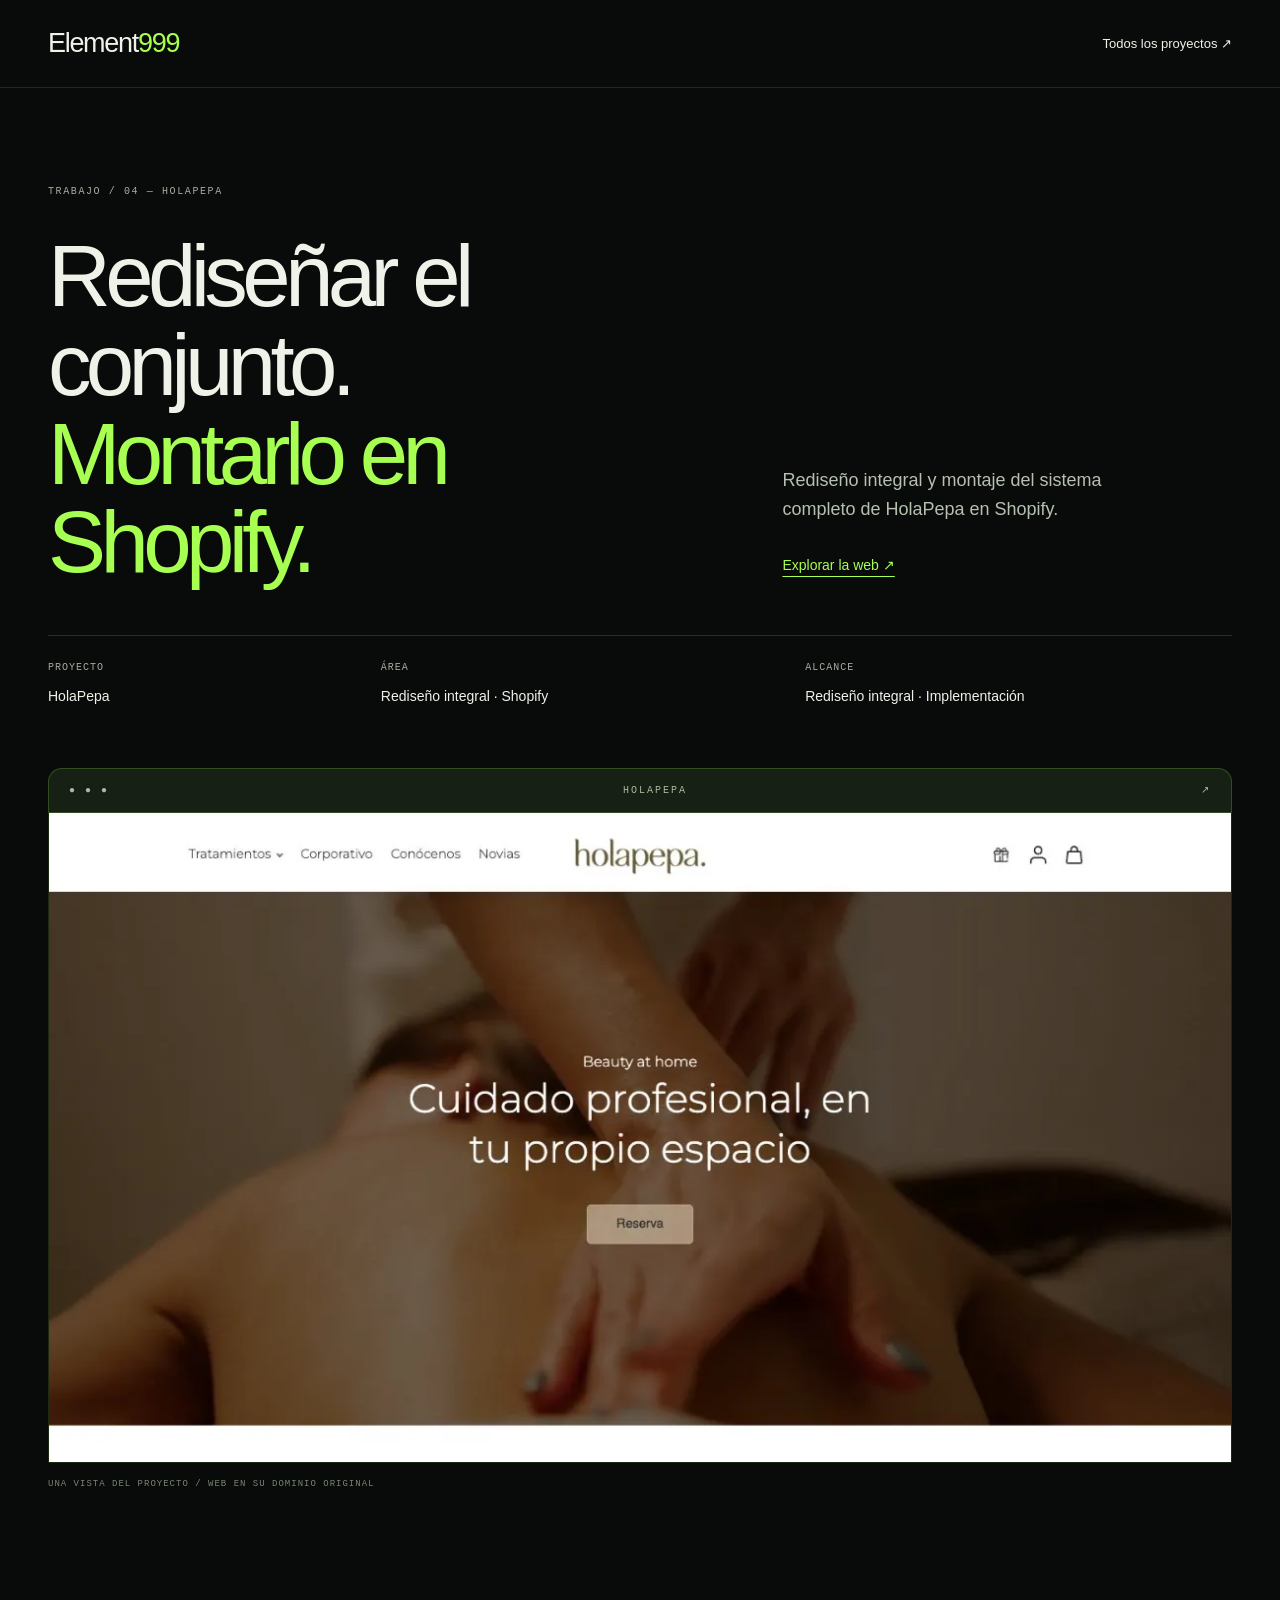
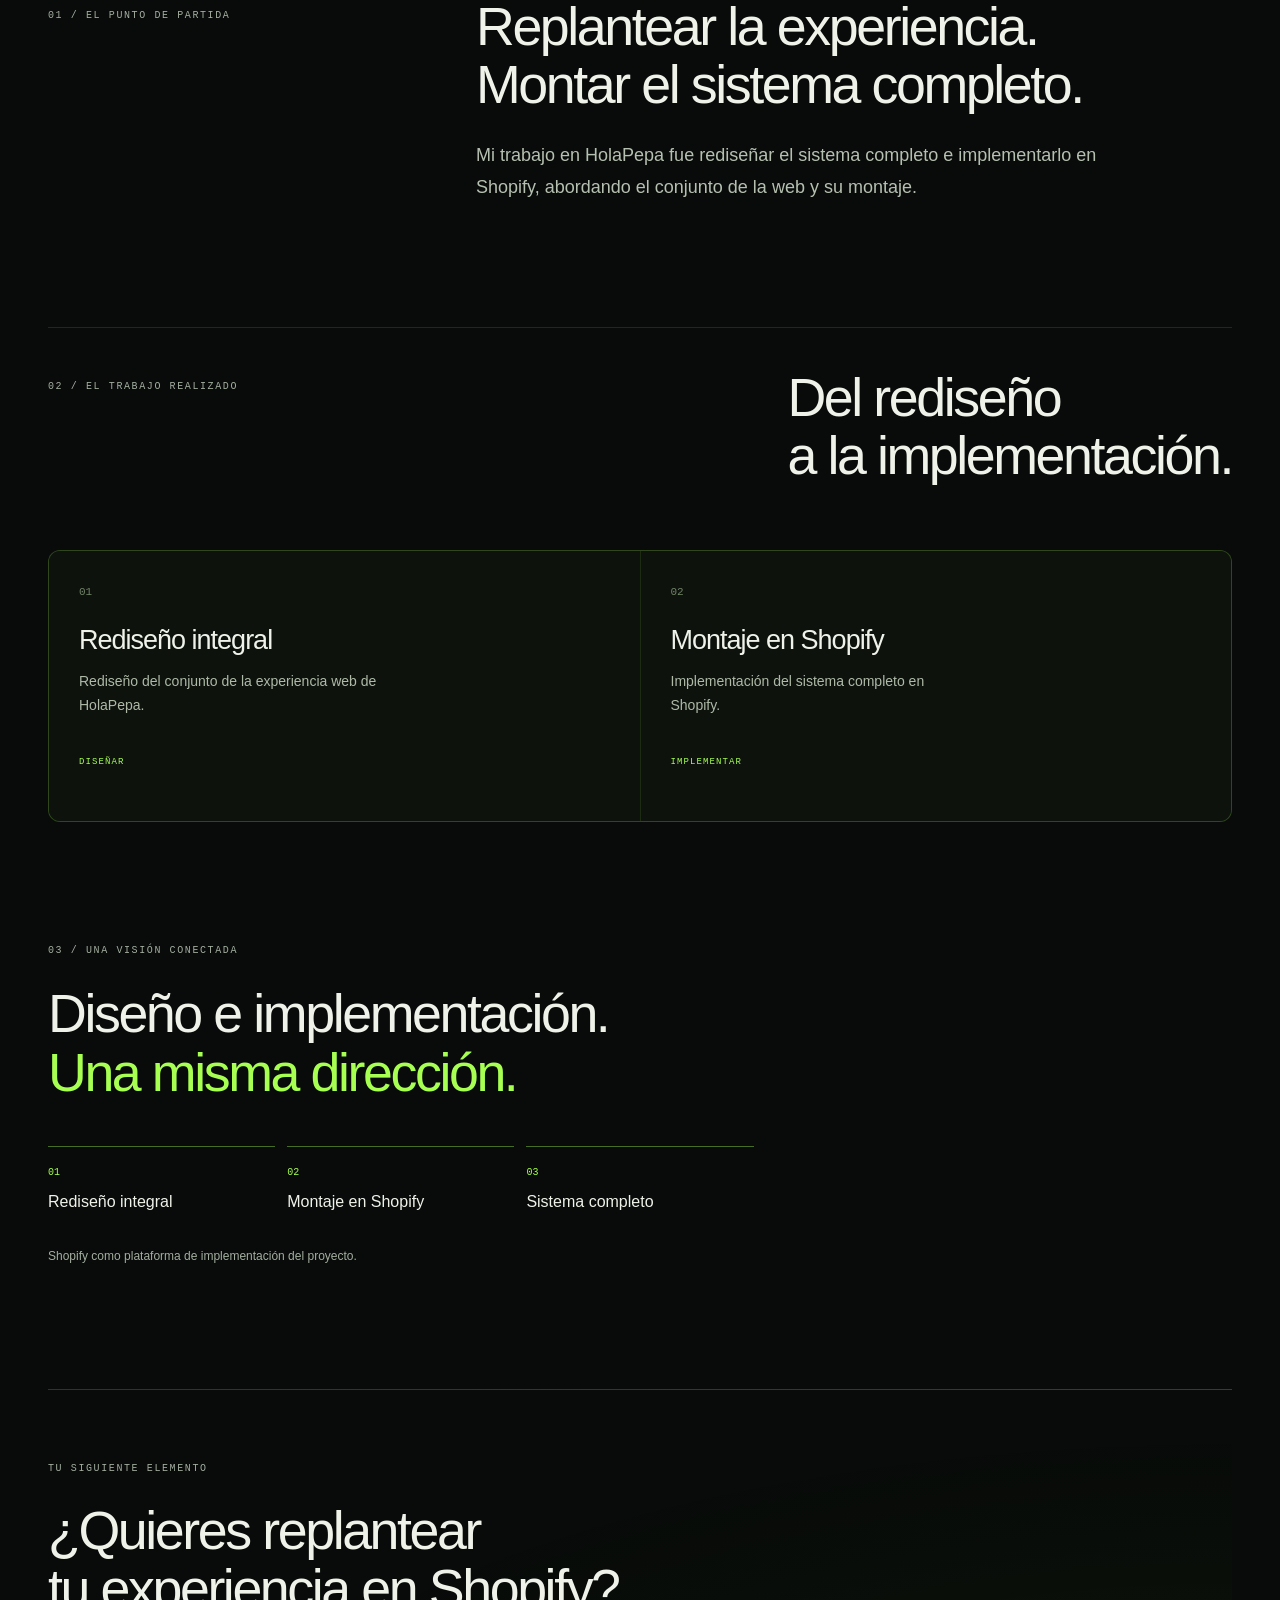
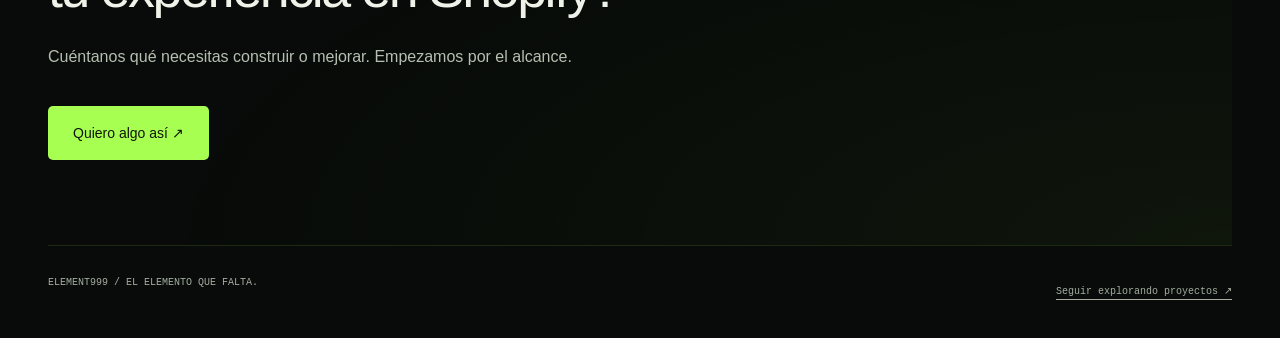
<file: trabajos/hola-pepa/index.html>
<!doctype html>
<html lang="es"><head><meta charset="utf-8"><meta name="viewport" content="width=device-width,initial-scale=1"><meta name="theme-color" content="#080b09"><meta name="robots" content="noindex,nofollow"><meta name="description" content="Rediseño integral y montaje del sistema completo de HolaPepa en Shopify."><title>HolaPepa — Rediseño integral · Shopify · Element999</title><link rel="icon" href="../../favicon.svg"><link rel="stylesheet" href="../case-study.css"><link rel="stylesheet" href="../../preloader/preloader.css?v=1"><script>(function(){try{var p=new URLSearchParams(location.search),f=p.get('preloader');if(f!=='0'&&(f==='force'||f==='1'||sessionStorage.getItem('element999:fluid-preloader:v1')!=='seen'))document.documentElement.classList.add('preloader-pending');}catch(e){document.documentElement.classList.add('preloader-pending');}document.documentElement.dataset.preloaderWatchdog=String(setTimeout(function(){if(!document.getElementById('element999-preloader'))document.documentElement.classList.remove('preloader-pending');delete document.documentElement.dataset.preloaderWatchdog;},15000));})();</script><script type="module" src="../../preloader/Preloader.js?v=1"></script></head>
<body><a class="case-skip" href="#contenido">Saltar al contenido</a><header class="case-header"><a class="case-brand" href="../../">Element<span>999</span></a><a href="../">Todos los proyectos ↗</a></header>
<main id="contenido" tabindex="-1"><section class="case-hero case-wrap"><p class="case-label">TRABAJO / 04 — HOLAPEPA</p><div class="case-hero-grid"><h1>Rediseñar el conjunto.<br><em>Montarlo en Shopify.</em></h1><div class="case-intro"><p>Rediseño integral y montaje del sistema completo de HolaPepa en Shopify.</p><a class="case-link" href="https://www.holapepa.com/" target="_blank" rel="noopener noreferrer">Explorar la web ↗</a></div></div><dl class="case-meta"><div><dt>PROYECTO</dt><dd>HolaPepa</dd></div><div><dt>ÁREA</dt><dd>Rediseño integral · Shopify</dd></div><div><dt>ALCANCE</dt><dd>Rediseño integral · Implementación</dd></div></dl></section>
<figure class="case-cover case-wrap"><div class="case-browser" aria-hidden="true"><span>● ● ●</span><span>HOLAPEPA</span><span>↗</span></div><img src="../../showcase/covers/hola-pepa.webp" width="1200" height="800" fetchpriority="high" alt="Vista de la web de HolaPepa"><figcaption>UNA VISTA DEL PROYECTO / WEB EN SU DOMINIO ORIGINAL</figcaption></figure>
<section class="case-challenge case-wrap"><p class="case-label">01 / EL PUNTO DE PARTIDA</p><div><h2>Replantear la experiencia.<br>Montar el sistema completo.</h2><p>Mi trabajo en HolaPepa fue rediseñar el sistema completo e implementarlo en Shopify, abordando el conjunto de la web y su montaje.</p></div></section>
<section class="case-work case-wrap" aria-labelledby="work-title"><div class="case-section-head"><p class="case-label">02 / EL TRABAJO REALIZADO</p><h2 id="work-title">Del rediseño<br>a la implementación.</h2></div><div class="case-work-grid" style="--case-columns:2"><article><span class="case-number">01</span><h3>Rediseño integral</h3><p>Rediseño del conjunto de la experiencia web de HolaPepa.</p><span class="case-tag">DISEÑAR</span></article><article><span class="case-number">02</span><h3>Montaje en Shopify</h3><p>Implementación del sistema completo en Shopify.</p><span class="case-tag">IMPLEMENTAR</span></article></div></section><section class="case-system case-wrap" aria-labelledby="system-title"><p class="case-label">03 / UNA VISIÓN CONECTADA</p><h2 id="system-title">Diseño e implementación.<br><em>Una misma dirección.</em></h2><ol class="case-flow"><li><span>01</span>Rediseño integral</li><li><span>02</span>Montaje en Shopify</li><li><span>03</span>Sistema completo</li></ol><p class="case-flow-note">Shopify como plataforma de implementación del proyecto.</p></section><section class="case-cta case-wrap"><p class="case-label">TU SIGUIENTE ELEMENTO</p><h2>¿Quieres replantear<br>tu experiencia en Shopify?</h2><p>Cuéntanos qué necesitas construir o mejorar. Empezamos por el alcance.</p><a class="case-button" href="../../?project=hola-pepa#diagnostico">Quiero algo así ↗</a></section></main><footer class="case-footer case-wrap"><span>ELEMENT999 / EL ELEMENTO QUE FALTA.</span><a href="../">Seguir explorando proyectos ↗</a></footer></body></html>
</file>
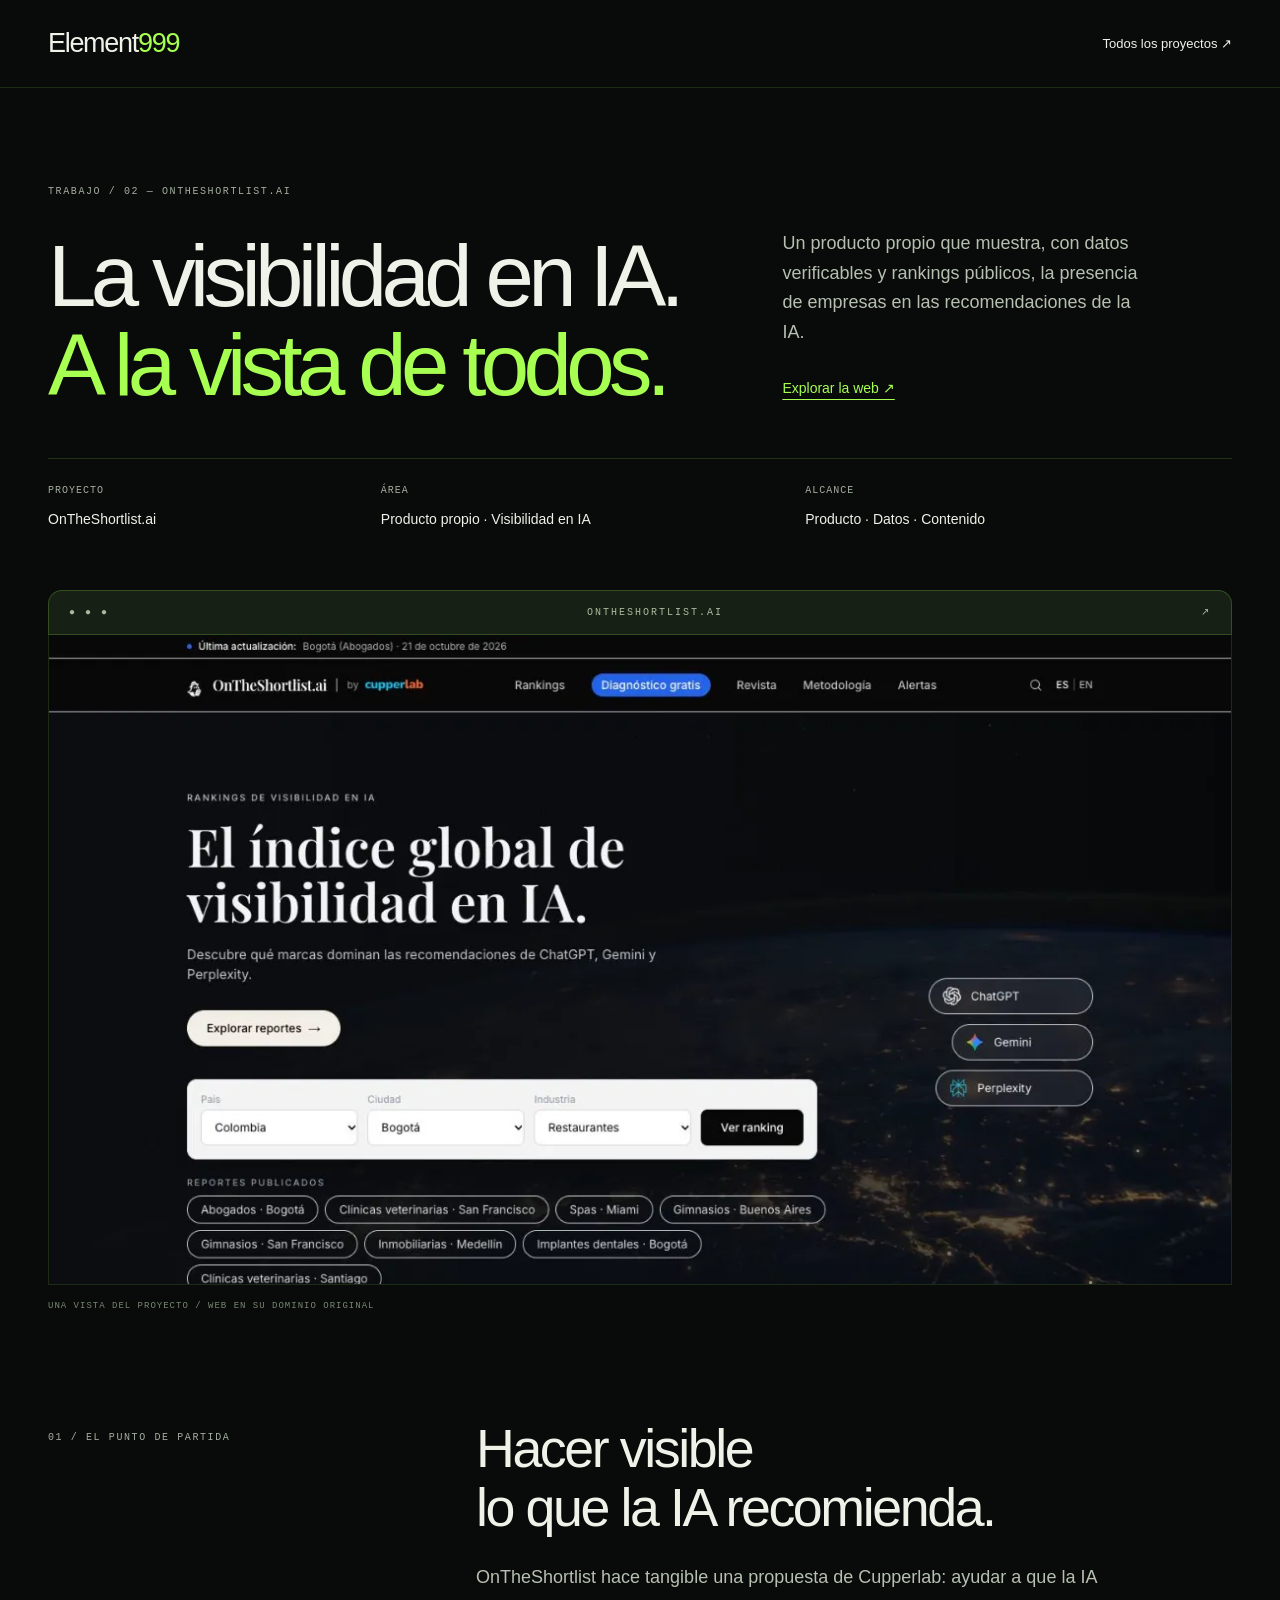
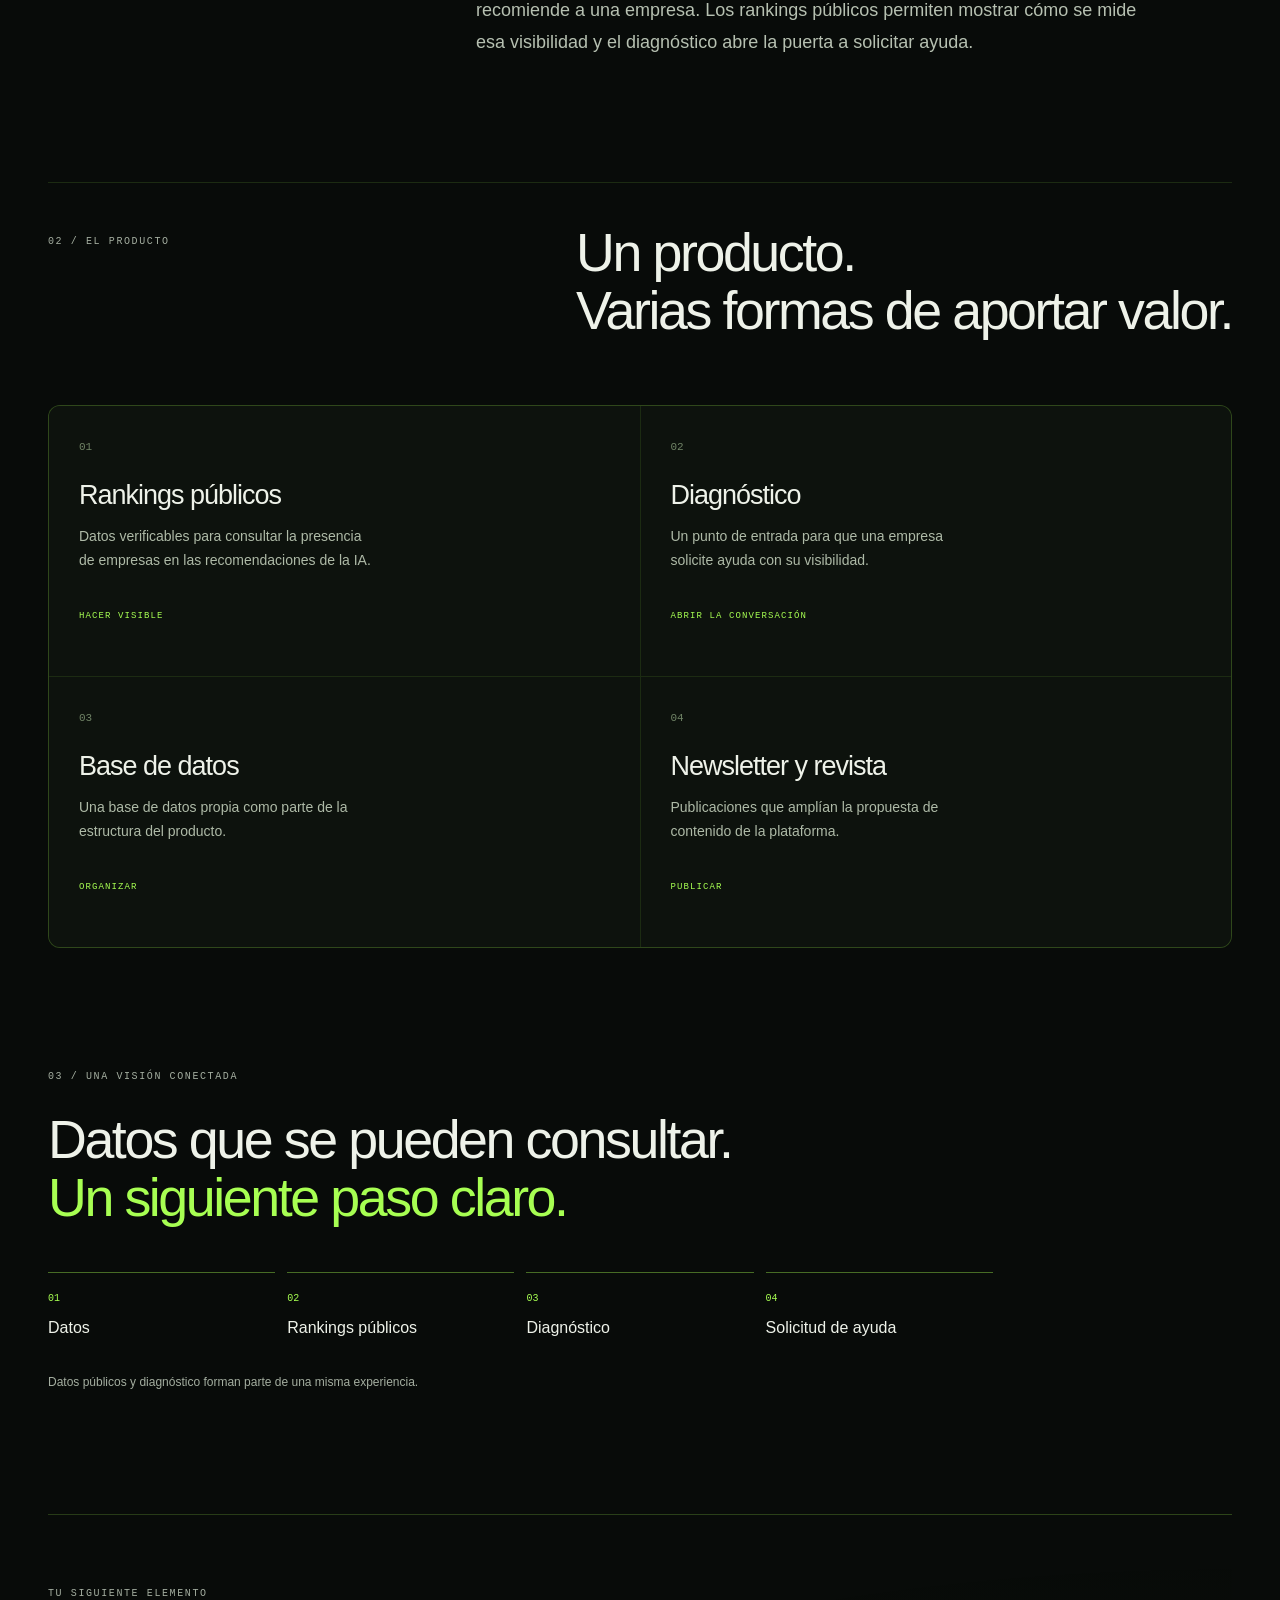
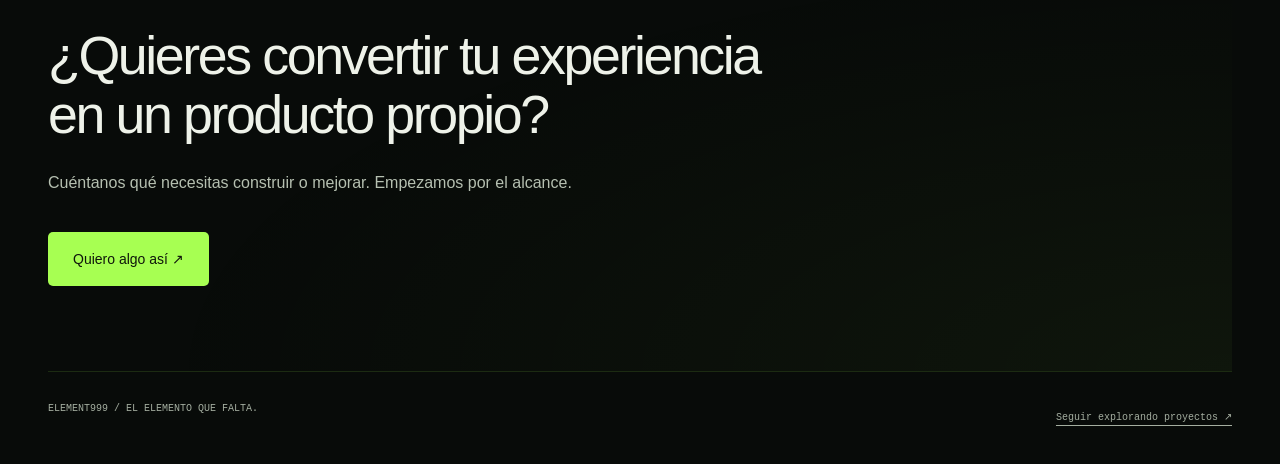
<file: trabajos/ontheshortlist/index.html>
<!doctype html>
<html lang="es"><head><meta charset="utf-8"><meta name="viewport" content="width=device-width,initial-scale=1"><meta name="theme-color" content="#080b09"><meta name="robots" content="noindex,nofollow"><meta name="description" content="Un producto propio que muestra, con datos verificables y rankings públicos, la presencia de empresas en las recomendaciones de la IA."><title>OnTheShortlist.ai — Producto propio · Visibilidad en IA · Element999</title><link rel="icon" href="../../favicon.svg"><link rel="stylesheet" href="../case-study.css"><link rel="stylesheet" href="../../preloader/preloader.css?v=1"><script>(function(){try{var p=new URLSearchParams(location.search),f=p.get('preloader');if(f!=='0'&&(f==='force'||f==='1'||sessionStorage.getItem('element999:fluid-preloader:v1')!=='seen'))document.documentElement.classList.add('preloader-pending');}catch(e){document.documentElement.classList.add('preloader-pending');}document.documentElement.dataset.preloaderWatchdog=String(setTimeout(function(){if(!document.getElementById('element999-preloader'))document.documentElement.classList.remove('preloader-pending');delete document.documentElement.dataset.preloaderWatchdog;},15000));})();</script><script type="module" src="../../preloader/Preloader.js?v=1"></script></head>
<body><a class="case-skip" href="#contenido">Saltar al contenido</a><header class="case-header"><a class="case-brand" href="../../">Element<span>999</span></a><a href="../">Todos los proyectos ↗</a></header>
<main id="contenido" tabindex="-1"><section class="case-hero case-wrap"><p class="case-label">TRABAJO / 02 — ONTHESHORTLIST.AI</p><div class="case-hero-grid"><h1>La visibilidad en IA.<br><em>A la vista de todos.</em></h1><div class="case-intro"><p>Un producto propio que muestra, con datos verificables y rankings públicos, la presencia de empresas en las recomendaciones de la IA.</p><a class="case-link" href="https://ontheshortlist.cupperlab.com/es" target="_blank" rel="noopener noreferrer">Explorar la web ↗</a></div></div><dl class="case-meta"><div><dt>PROYECTO</dt><dd>OnTheShortlist.ai</dd></div><div><dt>ÁREA</dt><dd>Producto propio · Visibilidad en IA</dd></div><div><dt>ALCANCE</dt><dd>Producto · Datos · Contenido</dd></div></dl></section>
<figure class="case-cover case-wrap"><div class="case-browser" aria-hidden="true"><span>● ● ●</span><span>ONTHESHORTLIST.AI</span><span>↗</span></div><img src="../../showcase/covers/shortlist.webp" width="1200" height="800" fetchpriority="high" alt="Vista de la web On The Shortlist"><figcaption>UNA VISTA DEL PROYECTO / WEB EN SU DOMINIO ORIGINAL</figcaption></figure>
<section class="case-challenge case-wrap"><p class="case-label">01 / EL PUNTO DE PARTIDA</p><div><h2>Hacer visible<br>lo que la IA recomienda.</h2><p>OnTheShortlist hace tangible una propuesta de Cupperlab: ayudar a que la IA recomiende a una empresa. Los rankings públicos permiten mostrar cómo se mide esa visibilidad y el diagnóstico abre la puerta a solicitar ayuda.</p></div></section>
<section class="case-work case-wrap" aria-labelledby="work-title"><div class="case-section-head"><p class="case-label">02 / EL PRODUCTO</p><h2 id="work-title">Un producto.<br>Varias formas de aportar valor.</h2></div><div class="case-work-grid" style="--case-columns:2"><article><span class="case-number">01</span><h3>Rankings públicos</h3><p>Datos verificables para consultar la presencia de empresas en las recomendaciones de la IA.</p><span class="case-tag">HACER VISIBLE</span></article><article><span class="case-number">02</span><h3>Diagnóstico</h3><p>Un punto de entrada para que una empresa solicite ayuda con su visibilidad.</p><span class="case-tag">ABRIR LA CONVERSACIÓN</span></article><article><span class="case-number">03</span><h3>Base de datos</h3><p>Una base de datos propia como parte de la estructura del producto.</p><span class="case-tag">ORGANIZAR</span></article><article><span class="case-number">04</span><h3>Newsletter y revista</h3><p>Publicaciones que amplían la propuesta de contenido de la plataforma.</p><span class="case-tag">PUBLICAR</span></article></div></section><section class="case-system case-wrap" aria-labelledby="system-title"><p class="case-label">03 / UNA VISIÓN CONECTADA</p><h2 id="system-title">Datos que se pueden consultar.<br><em>Un siguiente paso claro.</em></h2><ol class="case-flow"><li><span>01</span>Datos</li><li><span>02</span>Rankings públicos</li><li><span>03</span>Diagnóstico</li><li><span>04</span>Solicitud de ayuda</li></ol><p class="case-flow-note">Datos públicos y diagnóstico forman parte de una misma experiencia.</p></section><section class="case-cta case-wrap"><p class="case-label">TU SIGUIENTE ELEMENTO</p><h2>¿Quieres convertir tu experiencia<br>en un producto propio?</h2><p>Cuéntanos qué necesitas construir o mejorar. Empezamos por el alcance.</p><a class="case-button" href="../../?project=shortlist#diagnostico">Quiero algo así ↗</a></section></main><footer class="case-footer case-wrap"><span>ELEMENT999 / EL ELEMENTO QUE FALTA.</span><a href="../">Seguir explorando proyectos ↗</a></footer></body></html>
</file>
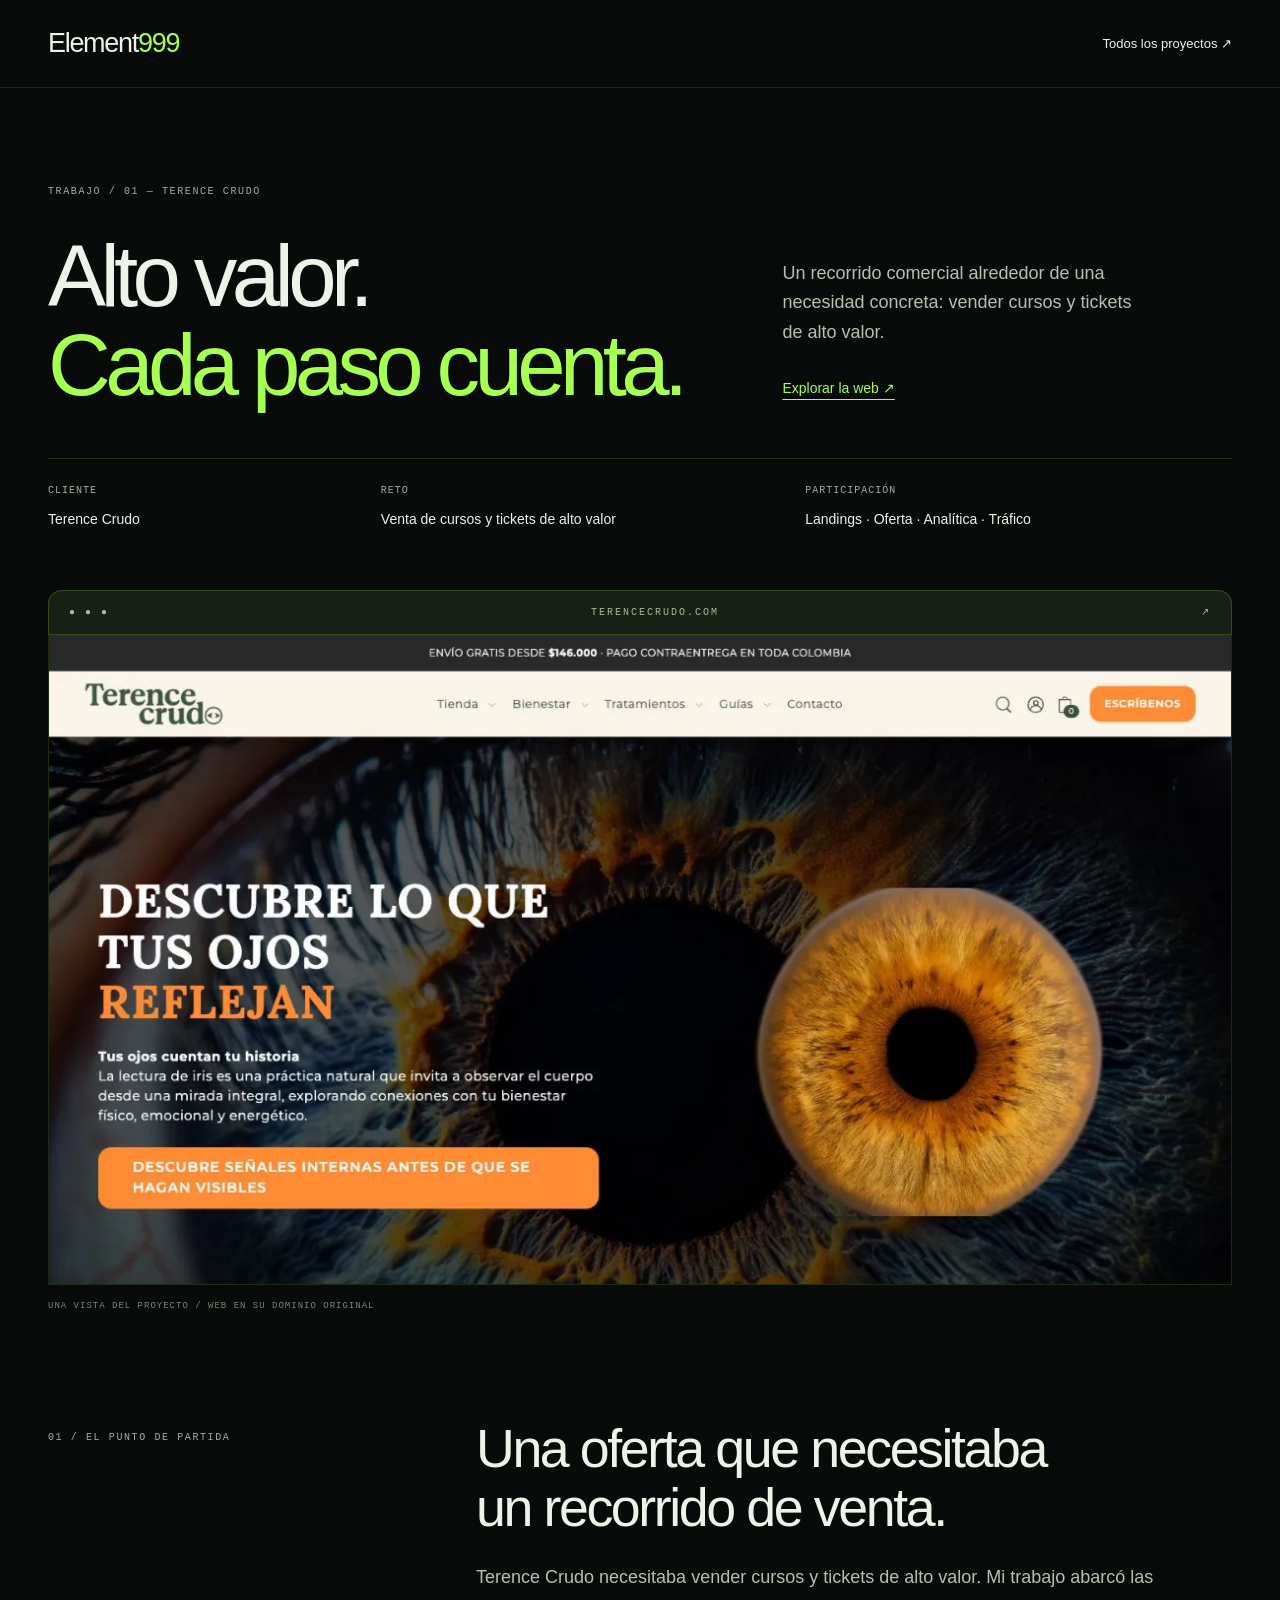
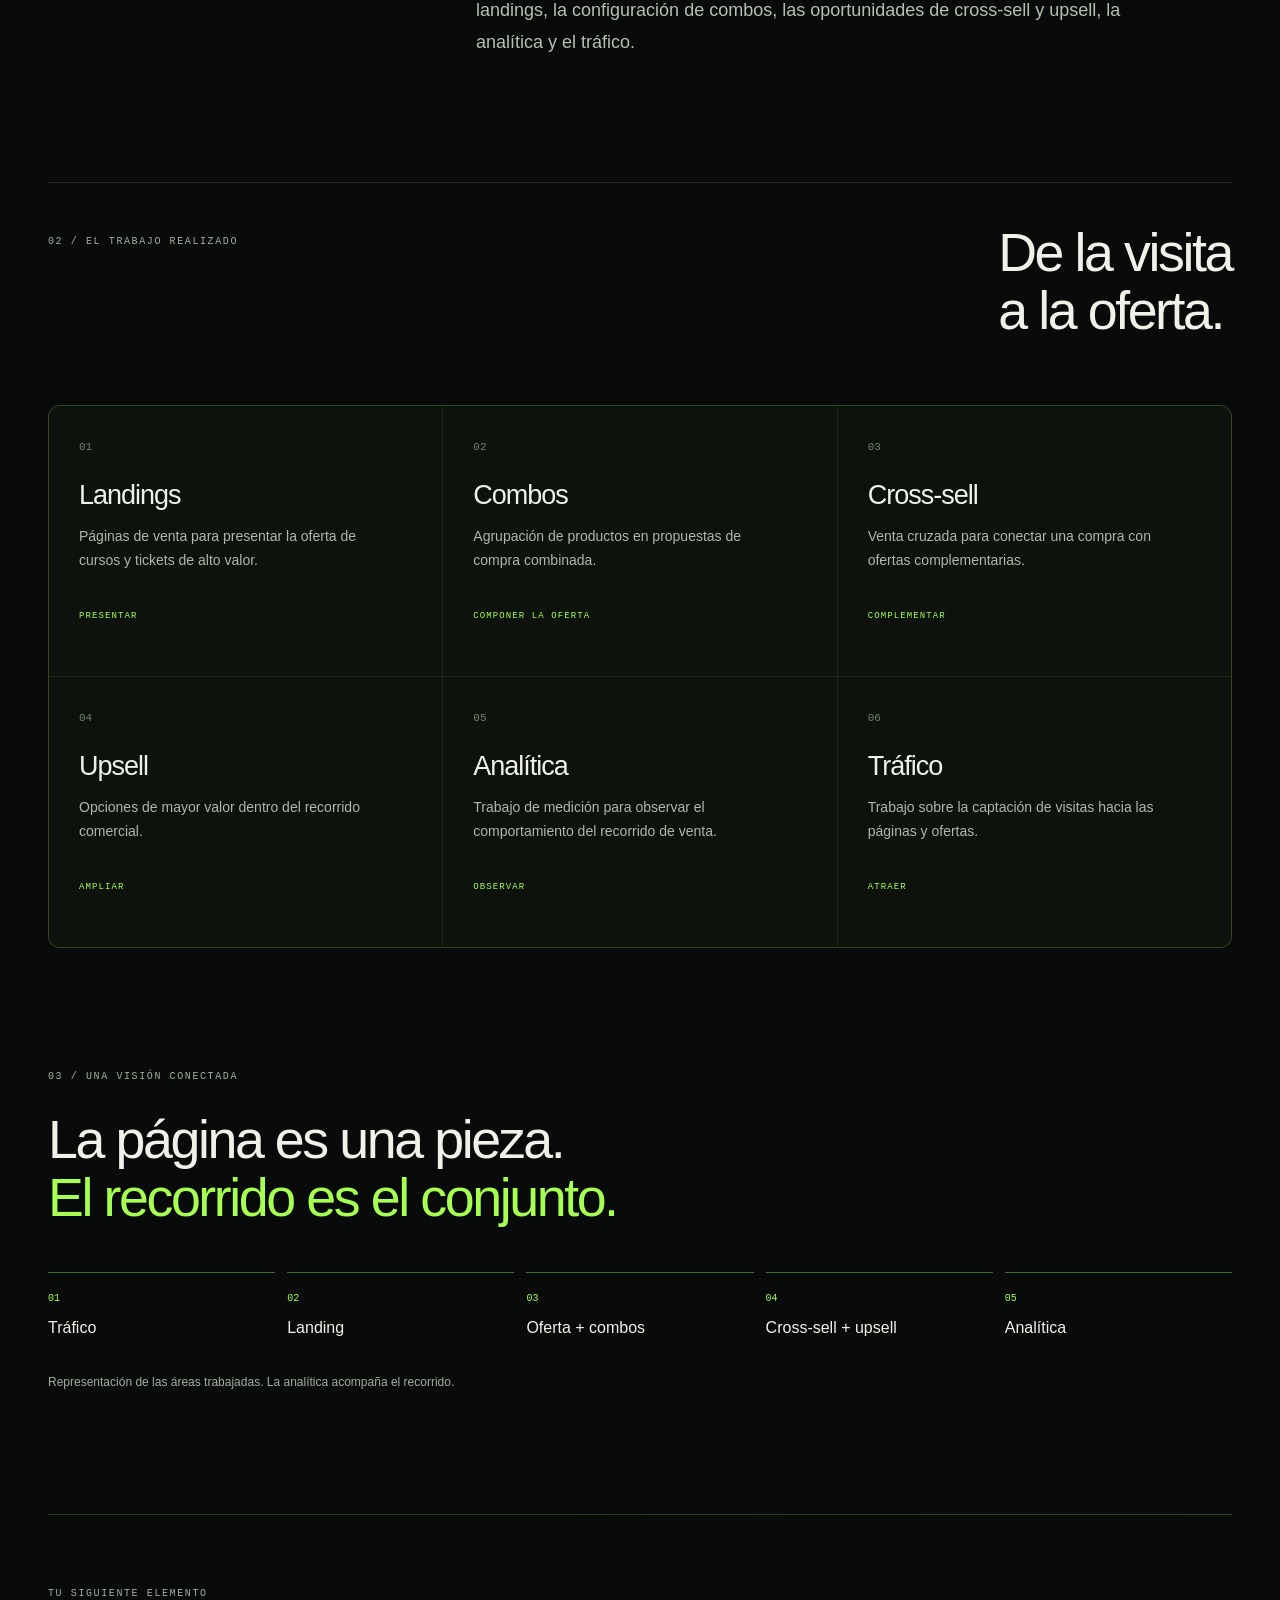
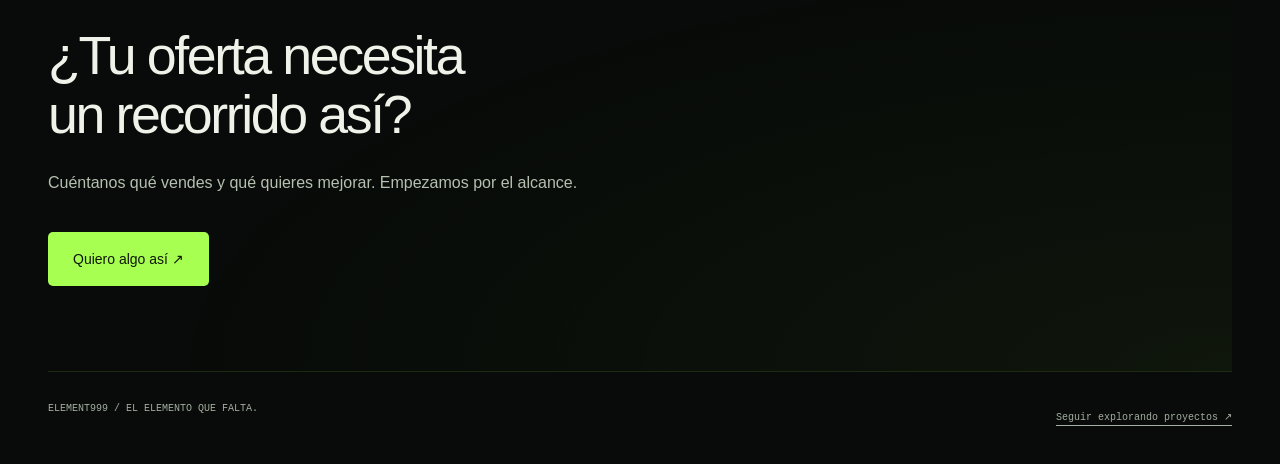
<file: trabajos/terence-crudo/index.html>
<!doctype html>
<html lang="es"><head><meta charset="utf-8"><meta name="viewport" content="width=device-width,initial-scale=1"><meta name="theme-color" content="#080b09"><meta name="robots" content="noindex,nofollow"><meta name="description" content="Terence Crudo: landings, combos, cross-sell, upsell, analítica y tráfico para la venta de cursos y tickets de alto valor. Un proyecto del portafolio de Element999."><title>Terence Crudo — Cursos y tickets de alto valor · Element999</title><link rel="icon" href="../../favicon.svg"><link rel="stylesheet" href="../case-study.css"><link rel="stylesheet" href="../../preloader/preloader.css?v=1"><script>(function(){try{var p=new URLSearchParams(location.search),f=p.get('preloader');if(f!=='0'&&(f==='force'||f==='1'||sessionStorage.getItem('element999:fluid-preloader:v1')!=='seen'))document.documentElement.classList.add('preloader-pending');}catch(e){document.documentElement.classList.add('preloader-pending');}document.documentElement.dataset.preloaderWatchdog=String(setTimeout(function(){if(!document.getElementById('element999-preloader'))document.documentElement.classList.remove('preloader-pending');delete document.documentElement.dataset.preloaderWatchdog;},15000));})();</script><script type="module" src="../../preloader/Preloader.js?v=1"></script></head>
<body><a class="case-skip" href="#contenido">Saltar al contenido</a><header class="case-header"><a class="case-brand" href="../../">Element<span>999</span></a><a href="../">Todos los proyectos ↗</a></header>
<main id="contenido" tabindex="-1"><section class="case-hero case-wrap"><p class="case-label">TRABAJO / 01 — TERENCE CRUDO</p><div class="case-hero-grid"><h1>Alto valor.<br><em>Cada paso cuenta.</em></h1><div class="case-intro"><p>Un recorrido comercial alrededor de una necesidad concreta: vender cursos y tickets de alto valor.</p><a class="case-link" href="https://terencecrudo.com/products/lectura-de-iris" target="_blank" rel="noopener noreferrer">Explorar la web ↗</a></div></div><dl class="case-meta"><div><dt>CLIENTE</dt><dd>Terence Crudo</dd></div><div><dt>RETO</dt><dd>Venta de cursos y tickets de alto valor</dd></div><div><dt>PARTICIPACIÓN</dt><dd>Landings · Oferta · Analítica · Tráfico</dd></div></dl></section>
<figure class="case-cover case-wrap"><div class="case-browser" aria-hidden="true"><span>● ● ●</span><span>TERENCECRUDO.COM</span><span>↗</span></div><img src="../../showcase/covers/terence-crudo.webp" width="1200" height="800" fetchpriority="high" alt="Captura de la página Lectura de Iris de Terence Crudo"><figcaption>UNA VISTA DEL PROYECTO / WEB EN SU DOMINIO ORIGINAL</figcaption></figure>
<section class="case-challenge case-wrap"><p class="case-label">01 / EL PUNTO DE PARTIDA</p><div><h2>Una oferta que necesitaba<br>un recorrido de venta.</h2><p>Terence Crudo necesitaba vender cursos y tickets de alto valor. Mi trabajo abarcó las landings, la configuración de combos, las oportunidades de cross-sell y upsell, la analítica y el tráfico.</p></div></section>
<section class="case-work case-wrap" aria-labelledby="work-title"><div class="case-section-head"><p class="case-label">02 / EL TRABAJO REALIZADO</p><h2 id="work-title">De la visita<br>a la oferta.</h2></div><div class="case-work-grid">
<article><span class="case-number">01</span><h3>Landings</h3><p>Páginas de venta para presentar la oferta de cursos y tickets de alto valor.</p><span class="case-tag">PRESENTAR</span></article>
<article><span class="case-number">02</span><h3>Combos</h3><p>Agrupación de productos en propuestas de compra combinada.</p><span class="case-tag">COMPONER LA OFERTA</span></article>
<article><span class="case-number">03</span><h3>Cross-sell</h3><p>Venta cruzada para conectar una compra con ofertas complementarias.</p><span class="case-tag">COMPLEMENTAR</span></article>
<article><span class="case-number">04</span><h3>Upsell</h3><p>Opciones de mayor valor dentro del recorrido comercial.</p><span class="case-tag">AMPLIAR</span></article>
<article><span class="case-number">05</span><h3>Analítica</h3><p>Trabajo de medición para observar el comportamiento del recorrido de venta.</p><span class="case-tag">OBSERVAR</span></article>
<article><span class="case-number">06</span><h3>Tráfico</h3><p>Trabajo sobre la captación de visitas hacia las páginas y ofertas.</p><span class="case-tag">ATRAER</span></article>
</div></section>
<section class="case-system case-wrap" aria-labelledby="system-title"><p class="case-label">03 / UNA VISIÓN CONECTADA</p><h2 id="system-title">La página es una pieza.<br><em>El recorrido es el conjunto.</em></h2><ol class="case-flow"><li><span>01</span>Tráfico</li><li><span>02</span>Landing</li><li><span>03</span>Oferta + combos</li><li><span>04</span>Cross-sell + upsell</li><li><span>05</span>Analítica</li></ol><p class="case-flow-note">Representación de las áreas trabajadas. La analítica acompaña el recorrido.</p></section>
<section class="case-cta case-wrap"><p class="case-label">TU SIGUIENTE ELEMENTO</p><h2>¿Tu oferta necesita<br>un recorrido así?</h2><p>Cuéntanos qué vendes y qué quieres mejorar. Empezamos por el alcance.</p><a class="case-button" href="../../?project=terence-crudo#diagnostico">Quiero algo así ↗</a></section>
</main><footer class="case-footer case-wrap"><span>ELEMENT999 / EL ELEMENTO QUE FALTA.</span><a href="../">Seguir explorando proyectos ↗</a></footer></body></html>
</file>
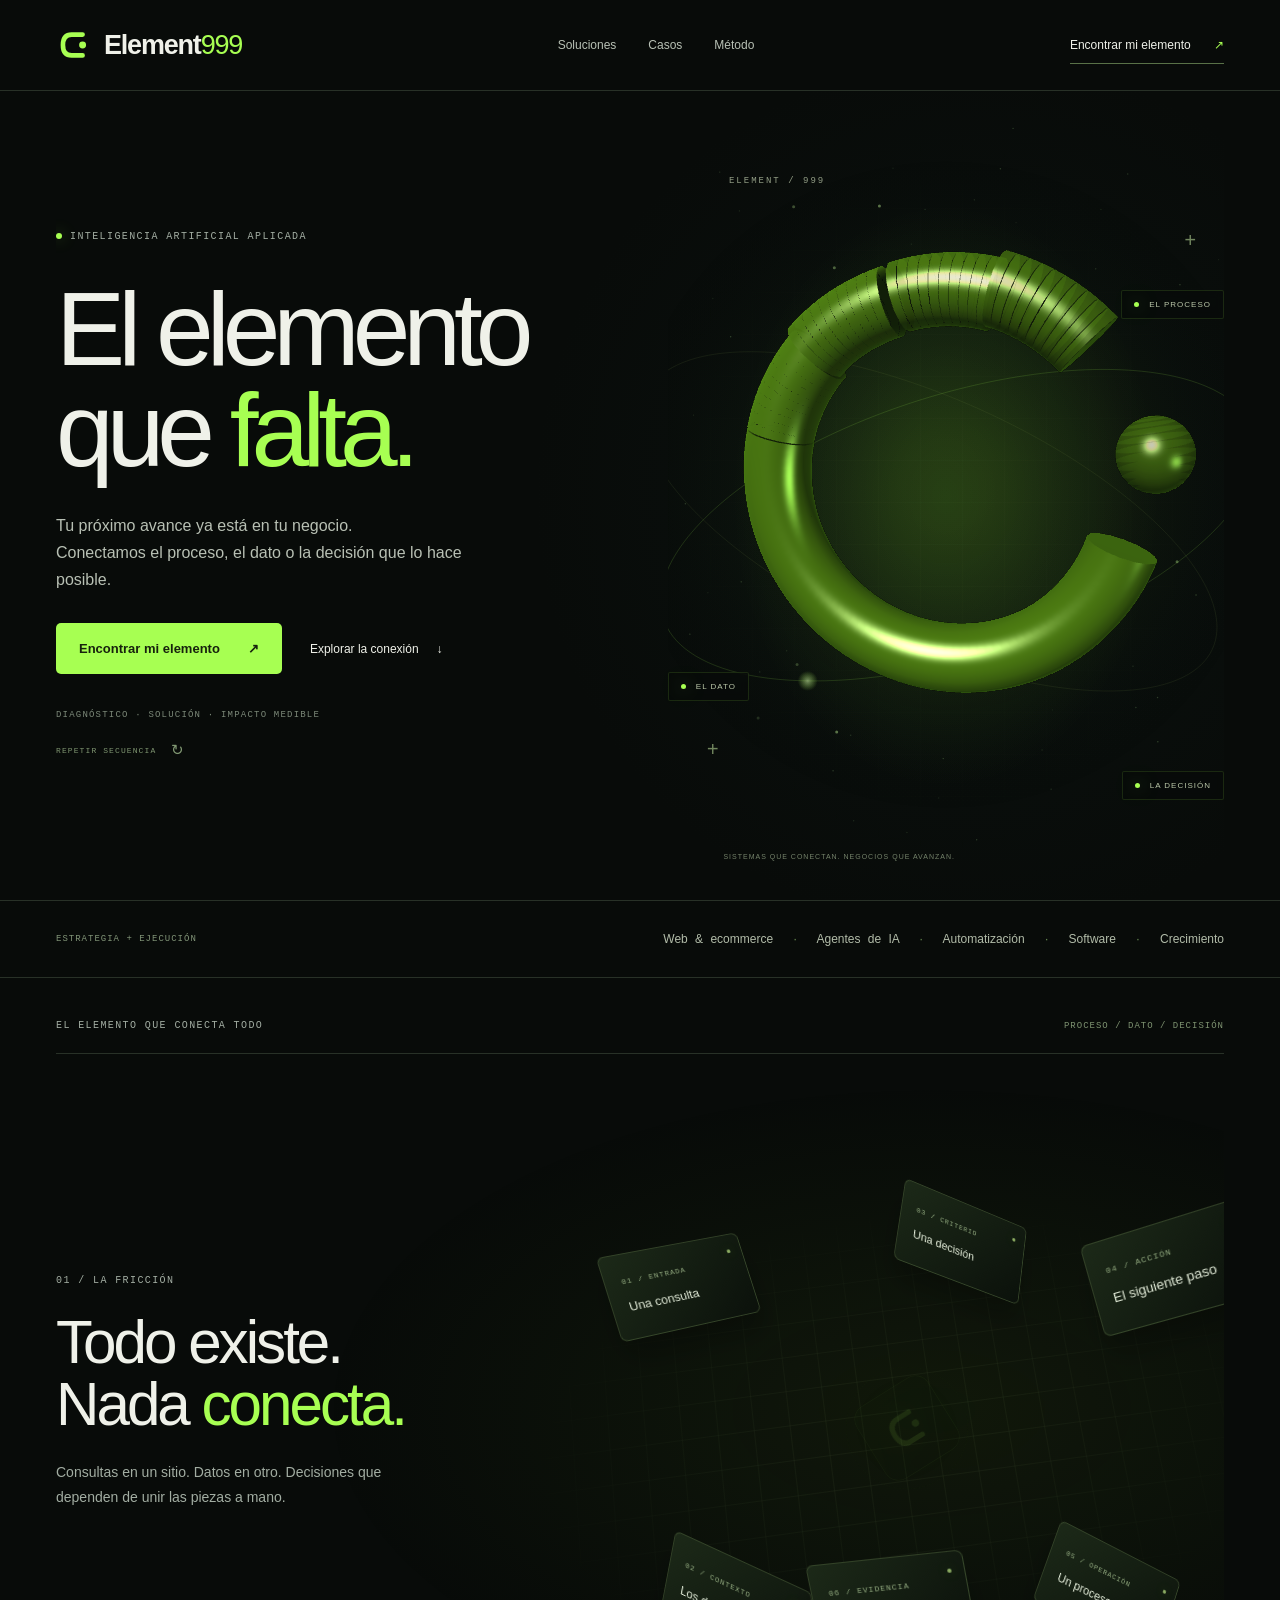
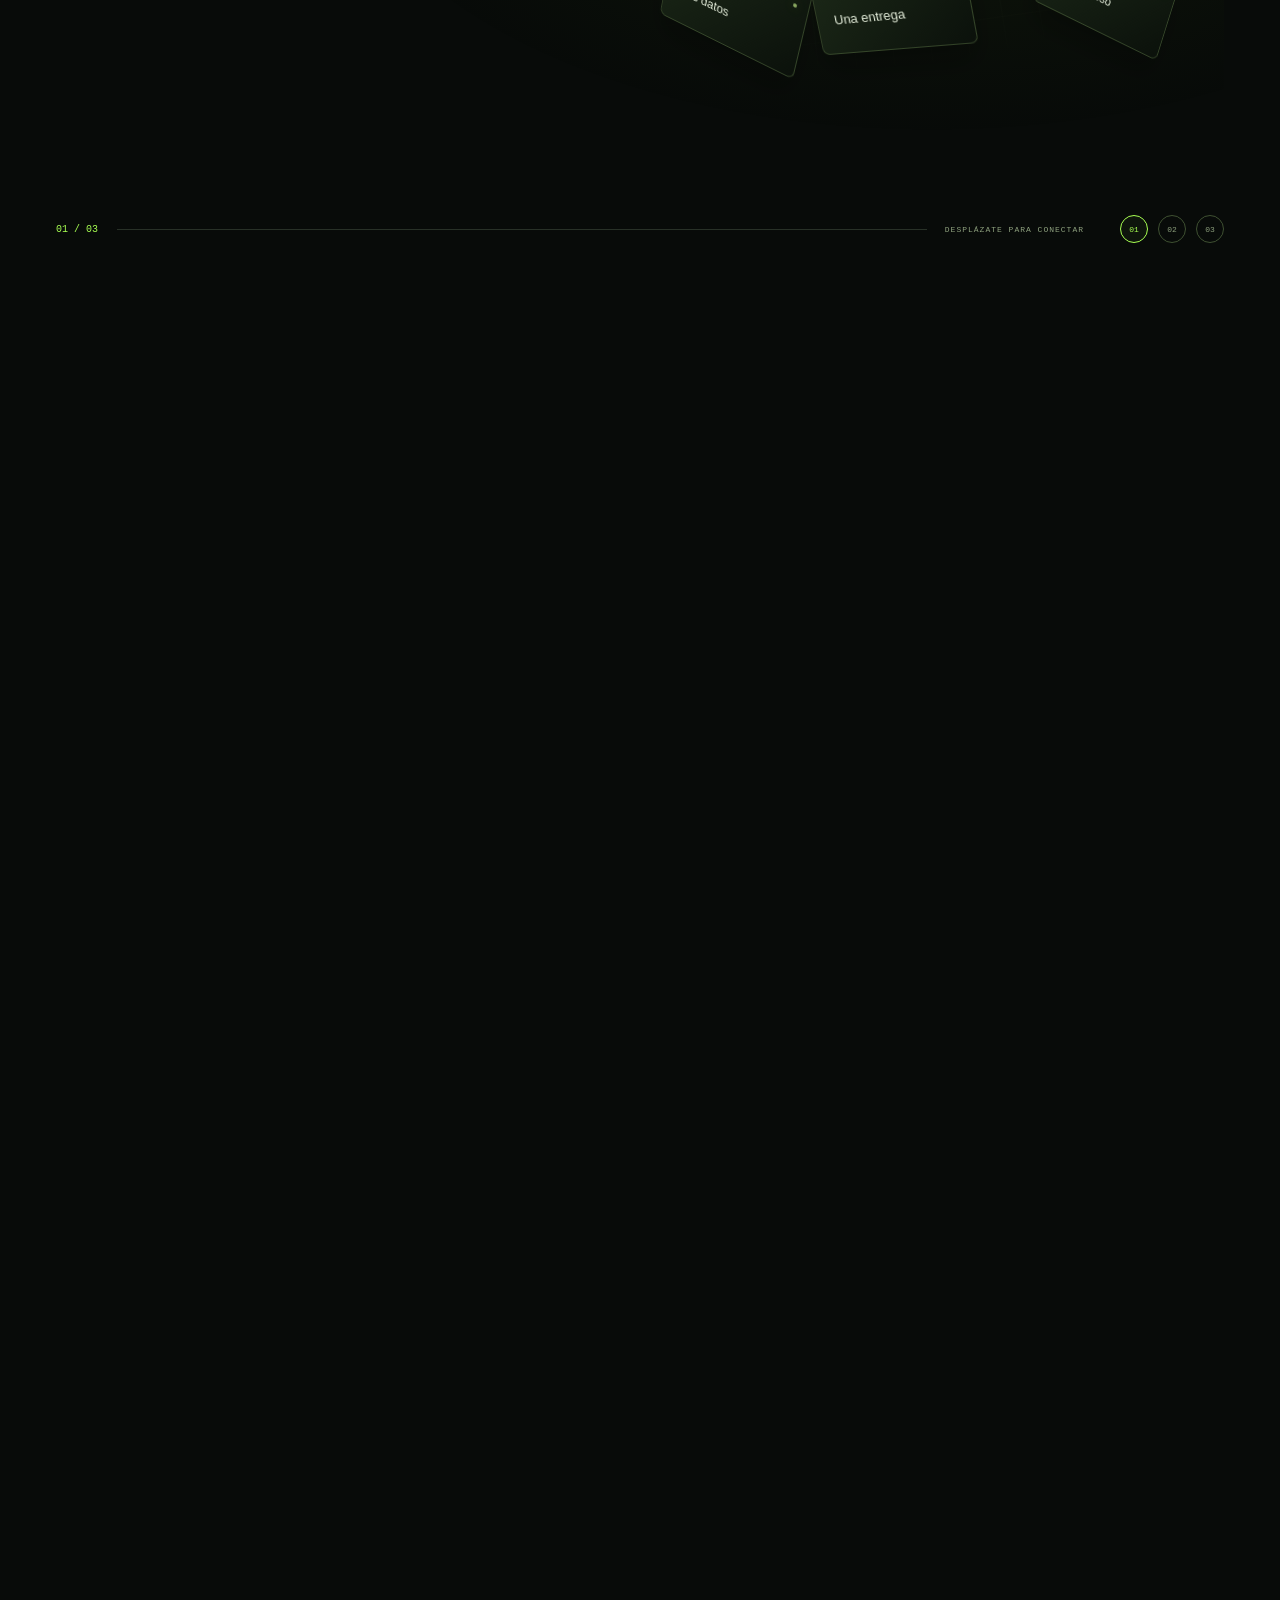
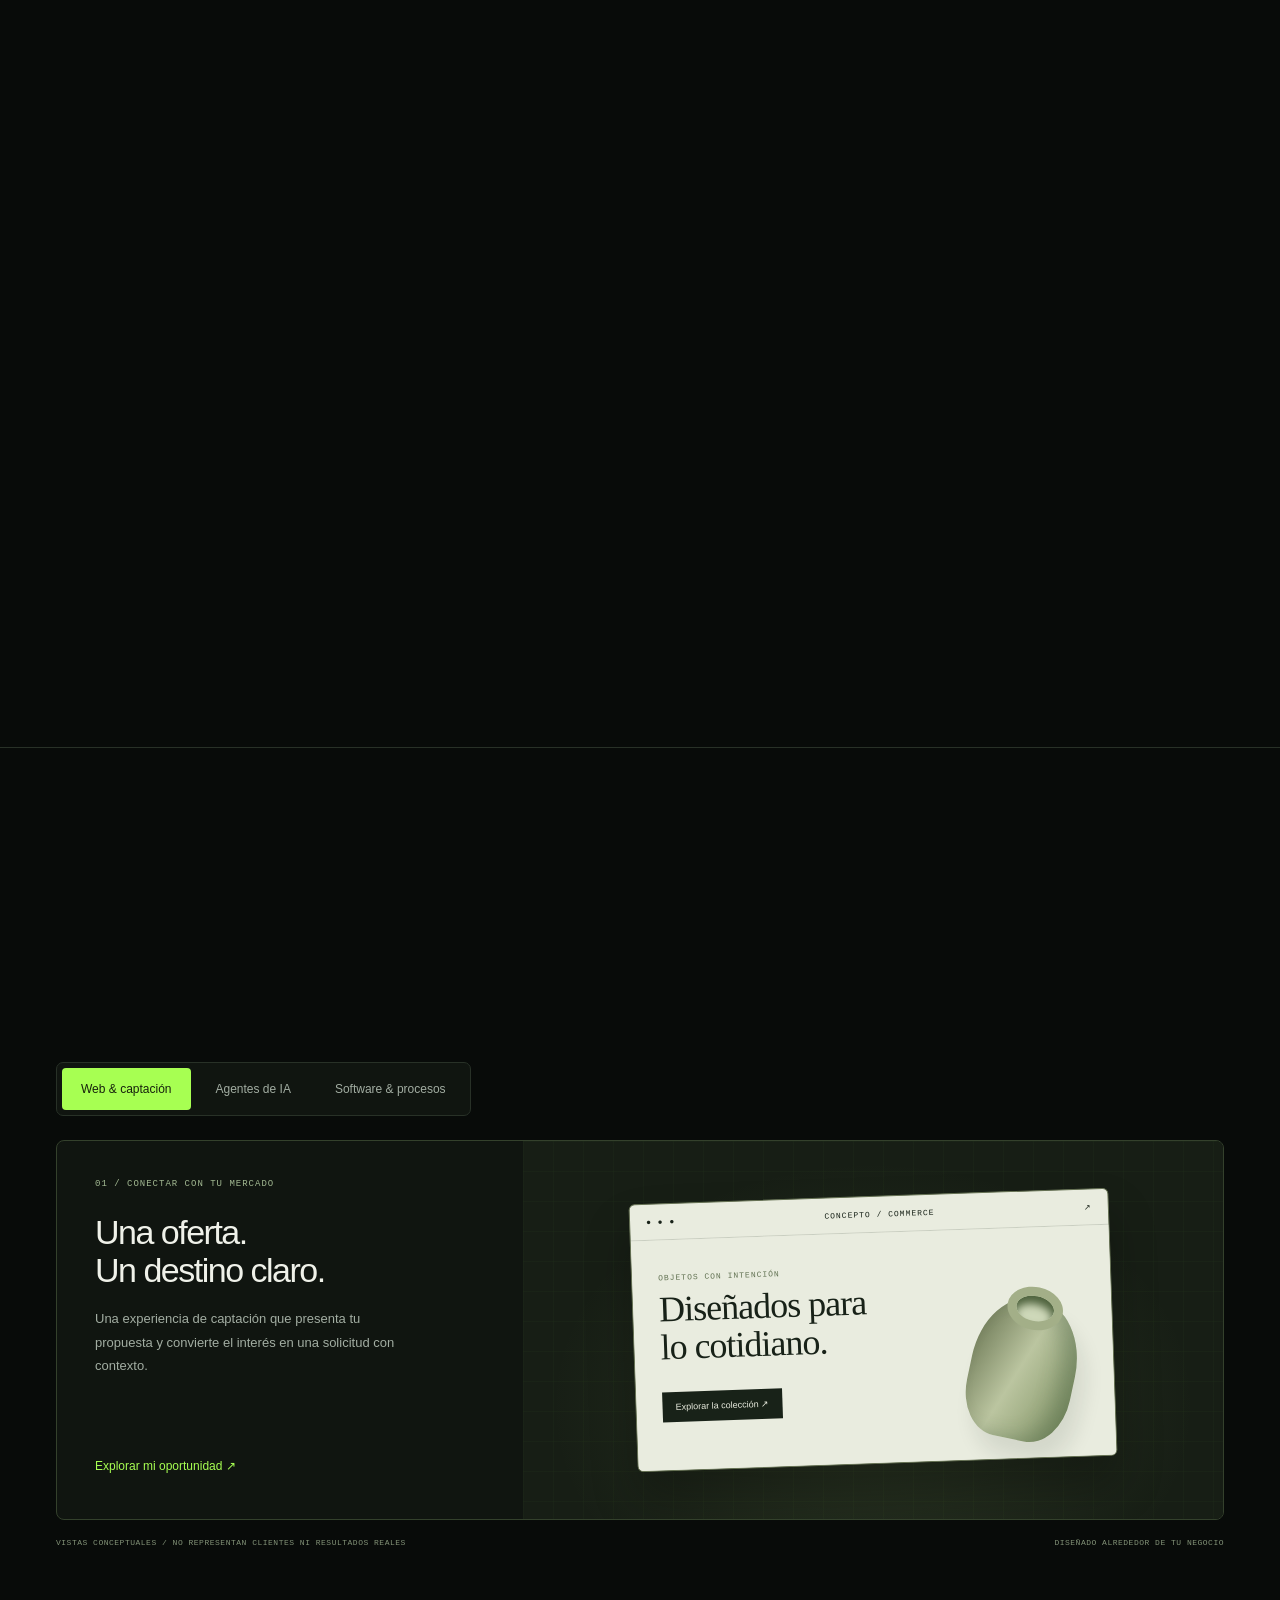
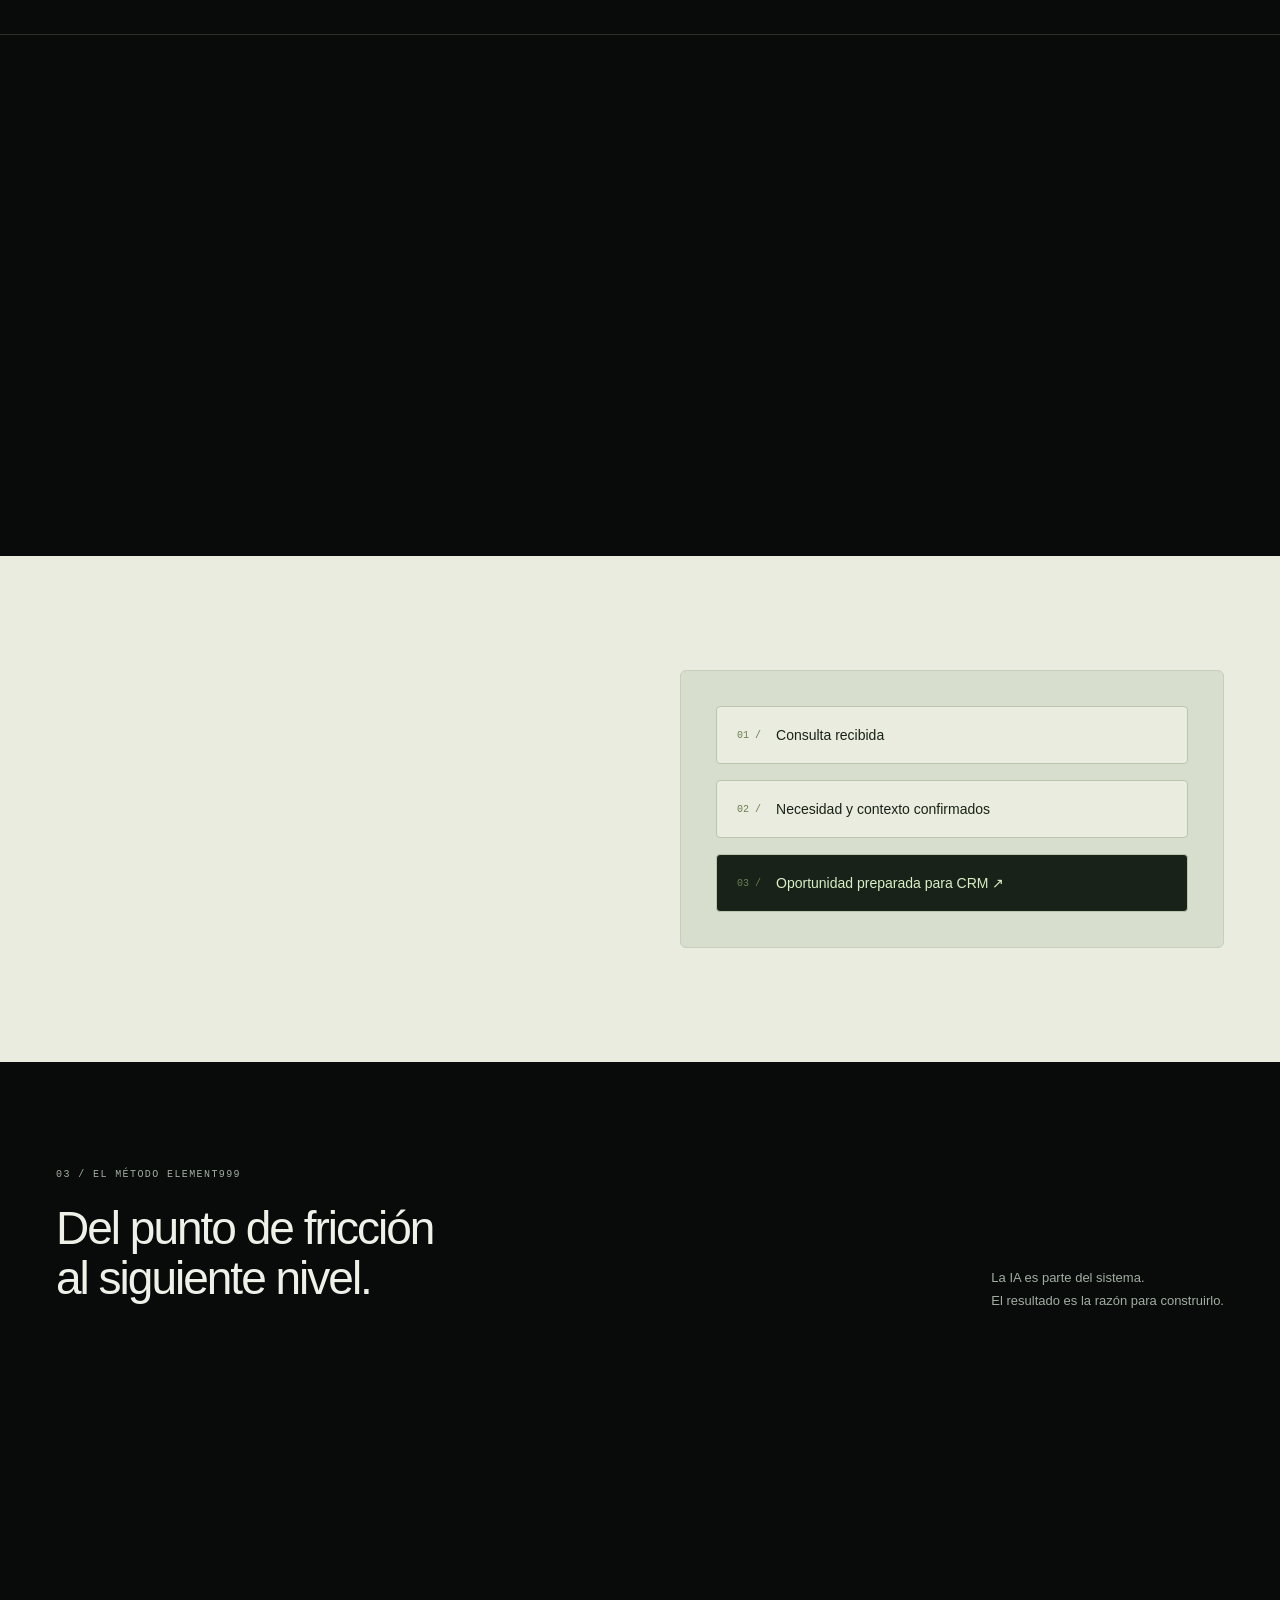
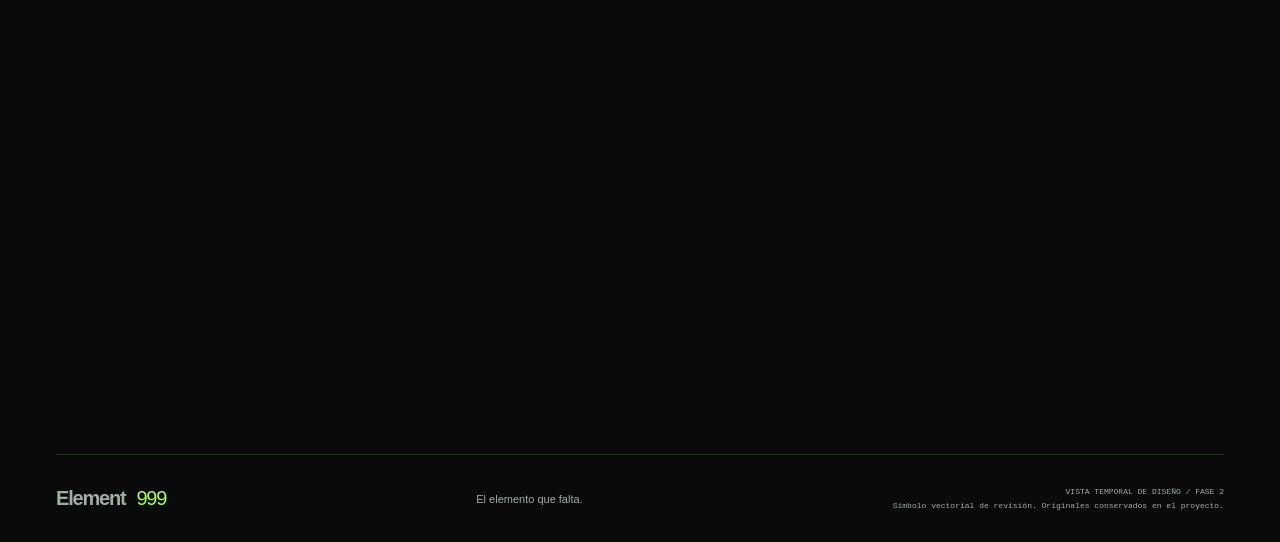
<file: archive/revision-visual/preview/index.html>
<!doctype html><html lang="es"><head><meta charset="utf-8"><meta name="viewport" content="width=device-width,initial-scale=1"><meta name="theme-color" content="#080b09"><meta name="robots" content="noindex,nofollow"><title>Element999 — El elemento que falta</title><link rel="icon" href="favicon.svg" type="image/svg+xml"><link rel="stylesheet" href="preloader/preloader.css?v=1"><script>(function(){try{var p=new URLSearchParams(location.search),f=p.get('preloader');if(f!=='0'&&(f==='force'||f==='1'||sessionStorage.getItem('element999:fluid-preloader:v1')!=='seen'))document.documentElement.classList.add('preloader-pending');}catch(e){document.documentElement.classList.add('preloader-pending');}document.documentElement.dataset.preloaderWatchdog=String(setTimeout(function(){if(!document.getElementById('element999-preloader'))document.documentElement.classList.remove('preloader-pending');delete document.documentElement.dataset.preloaderWatchdog;},15000));})();</script><script type="module" src="preloader/Preloader.js?v=1"></script><link rel="stylesheet" href="base.css"><link rel="stylesheet" href="revision.css"><link rel="stylesheet" href="motion.css?v=3"></head><body>
<a id="skip" class="skip" href="#main">Saltar al contenido</a>
<header class="header"><a class="brand" href="#inicio" aria-label="Element999 inicio"><svg aria-hidden="true" viewBox="0 0 64 64"><path d="M46 14H27c-10 0-15 6-15 18s5 18 15 18h19" fill="none" stroke="#a7ff52" stroke-width="8" stroke-linecap="round"/><circle cx="46" cy="32" r="6" fill="#a7ff52"/></svg><span>Element<b>999</b></span></a><nav id="main-nav" aria-label="Navegación principal"><a href="#soluciones">Soluciones</a><a href="#casos">Casos</a><a href="#metodo">Método</a></nav><a class="header-cta" href="#diagnostico">Encontrar mi elemento <span aria-hidden="true">↗</span></a><button id="menu" class="menu-toggle" aria-label="Abrir menú" aria-controls="main-nav" aria-expanded="false">☰</button></header>
<main id="main" tabindex="-1"><section id="inicio" class="hero wrap" aria-labelledby="hero-title"><div class="hero-copy"><p class="eyebrow"><span class="dot"></span>INTELIGENCIA ARTIFICIAL APLICADA</p><h1 id="hero-title"><span class="hero-line"><span>El elemento</span></span><span class="hero-line"><span>que <em>falta.</em></span></span></h1><p class="hero-description">Tu próximo avance ya está en tu negocio.<br>Conectamos el proceso, el dato o la decisión que lo hace posible.</p><div class="hero-actions"><a class="button primary" href="#diagnostico">Encontrar mi elemento <span aria-hidden="true">↗</span></a><a class="text-link" href="#conexion">Explorar la conexión <span aria-hidden="true">↓</span></a></div><p class="hero-footnote">DIAGNÓSTICO · SOLUCIÓN · IMPACTO MEDIBLE</p><button class="replay-sequence" type="button" aria-label="Repetir secuencia de apertura">REPETIR SECUENCIA <span aria-hidden="true">↻</span></button></div><div class="element-scene" role="img" aria-label="Proceso, dato y decisión conectados por Element999"><canvas id="element-canvas" aria-hidden="true"></canvas><div class="scene-grid"></div><div class="orbit"></div><div class="orbit orbit-two"></div><div class="orbit orbit-three"></div><span class="scene-caption">ELEMENT / 999</span><span class="scene-cross cross-one">+</span><span class="scene-cross cross-two">+</span><div class="core"><svg viewBox="0 0 400 400" aria-hidden="true"><defs><linearGradient id="energy" x1="0" y1="0" x2="1" y2="1"><stop stop-color="#d8ffab"/><stop offset=".45" stop-color="#86eb30"/><stop offset=".7" stop-color="#c8ff8e"/><stop offset="1" stop-color="#78ce30"/></linearGradient><radialGradient id="core-light"><stop stop-color="#315515" stop-opacity=".5"/><stop offset="1" stop-color="#080b09" stop-opacity="0"/></radialGradient></defs><circle cx="200" cy="200" r="184" fill="url(#core-light)"/><circle cx="200" cy="200" r="171" fill="none" stroke="#a7ff52" stroke-opacity=".14"/><path d="M281 100H177c-55 0-79 31-79 100s24 100 79 100h104" fill="none" stroke="#243f15" stroke-width="43" stroke-linecap="round"/><path d="M281 100H177c-55 0-79 31-79 100s24 100 79 100h104" fill="none" stroke="url(#energy)" stroke-width="28" stroke-linecap="round"/><path d="M281 92H177c-60 0-87 34-87 108s27 108 87 108h104" fill="none" stroke="#efffcf" stroke-opacity=".6" stroke-width="2" stroke-linecap="round"/><circle cx="280" cy="184" r="29" fill="url(#energy)"/><circle cx="274" cy="176" r="15" fill="#ddffb0" fill-opacity=".35"/><text x="201" y="257" fill="#a7ff52" font-family="Arial,Helvetica,sans-serif" font-size="52" font-weight="700" letter-spacing="2">999</text></svg><span class="core-coordinate">PROCESO / DATO / DECISIÓN</span></div><span class="scene-node node-process"><i></i>EL PROCESO</span><span class="scene-node node-data"><i></i>EL DATO</span><span class="scene-node node-decision"><i></i>LA DECISIÓN</span><span class="scene-bottom">SISTEMAS QUE CONECTAN. NEGOCIOS QUE AVANZAN.</span></div></section>
<div class="capability-strip"><div class="strip-inner wrap"><span>ESTRATEGIA + EJECUCIÓN</span><p>Web & ecommerce <b>·</b> Agentes de IA <b>·</b> Automatización <b>·</b> Software <b>·</b> Crecimiento</p></div></div>
<section id="conexion" class="connection-story is-static" aria-labelledby="connection-title"><div class="connection-stage wrap"><div class="connection-header"><p id="connection-title" class="eyebrow">EL ELEMENTO QUE CONECTA TODO</p><span>PROCESO / DATO / DECISIÓN</span></div><div class="connection-copy"><article class="connection-chapter is-current" data-chapter="0"><p class="eyebrow">01 / LA FRICCIÓN</p><h2>Todo existe.<br>Nada <em>conecta.</em></h2><p>Consultas en un sitio. Datos en otro. Decisiones que dependen de unir las piezas a mano.</p></article><article class="connection-chapter" data-chapter="1"><p class="eyebrow">02 / LA CONEXIÓN</p><h2>Encontramos<br>el punto de <em>unión.</em></h2><p>Diseñamos la conexión entre lo que sabes, lo que haces y lo que necesitas resolver.</p></article><article class="connection-chapter" data-chapter="2"><p class="eyebrow">03 / EL SISTEMA</p><h2>Ahora,<br>todo <em>avanza.</em></h2><p>Un sistema con contexto, un siguiente paso claro y una entrega que se puede comprobar.</p><a class="text-link" href="#diagnostico">Encontrar mi elemento ↗</a></article></div><div class="assembly-stage" role="img" aria-label="Seis piezas de información y trabajo se conectan alrededor de Element999"><div class="assembly-grid"></div><div class="assembly-orbit"></div><svg class="assembly-lines" viewBox="0 0 600 500" preserveAspectRatio="none" aria-hidden="true"><g class="wire"><path d="M105 150H185Q210 150 210 175V225Q210 250 235 250H300"/><path d="M105 350H185Q210 350 210 325V275Q210 250 235 250H300"/><path d="M300 75V250"/><path d="M495 150H415Q390 150 390 175V225Q390 250 365 250H300"/><path d="M495 350H415Q390 350 390 325V275Q390 250 365 250H300"/><path d="M300 425V250"/></g><g class="packet"><path d="M105 150H185Q210 150 210 175V225Q210 250 235 250H300"/><path d="M495 350H415Q390 350 390 325V275Q390 250 365 250H300"/><path d="M300 75V250"/></g></svg><div class="assembly-hub"><div class="hub-ring"></div><svg viewBox="0 0 64 64" aria-hidden="true"><path d="M45 14H27c-10 0-15 6-15 18s5 18 15 18h18" fill="none" stroke="#a7ff52" stroke-width="7" stroke-linecap="round"/><circle cx="45" cy="32" r="5" fill="#a7ff52"/></svg></div><div class="assembly-card"><span>01 / ENTRADA</span><strong>Una consulta</strong></div><div class="assembly-card"><span>02 / CONTEXTO</span><strong>Los datos</strong></div><div class="assembly-card"><span>03 / CRITERIO</span><strong>Una decisión</strong></div><div class="assembly-card"><span>04 / ACCIÓN</span><strong>El siguiente paso</strong></div><div class="assembly-card"><span>05 / OPERACIÓN</span><strong>Un proceso</strong></div><div class="assembly-card"><span>06 / EVIDENCIA</span><strong>Una entrega</strong></div><p class="assembly-result">PIEZAS CONECTADAS / POSIBILIDADES ABIERTAS</p></div><div class="connection-footer"><span class="chapter-index">01 / 03</span><div class="story-track"></div><span>DESPLÁZATE PARA CONECTAR</span><div class="chapter-buttons" aria-label="Etapas de la conexión"><button type="button" data-chapter-target="0" aria-label="Ver la fricción" aria-current="step">01</button><button type="button" data-chapter-target="1" aria-label="Ver la conexión">02</button><button type="button" data-chapter-target="2" aria-label="Ver el sistema">03</button></div></div></div></section>
      <section class="studio-section" aria-labelledby="studio-title"><div class="wrap">
        <div class="studio-heading"><div><p class="eyebrow">POSIBILIDADES / INTELIGENCIA EN ACCIÓN</p><h2 id="studio-title">Ideas que se convierten<br>en <em>algo que funciona.</em></h2></div><p>Una presencia que capta. Un agente que entiende. Un proceso que avanza. Explora cómo puede tomar forma tu siguiente elemento.</p></div>
        <div class="studio-tabs" role="tablist" aria-label="Explorar soluciones"><button type="button" role="tab" id="studio-tab-landing" aria-controls="studio-landing" aria-selected="true">Web & captación</button><button type="button" role="tab" id="studio-tab-agent" aria-controls="studio-agent" aria-selected="false">Agentes de IA</button><button type="button" role="tab" id="studio-tab-software" aria-controls="studio-software" aria-selected="false">Software & procesos</button></div>
        <div id="studio-landing" role="tabpanel" aria-labelledby="studio-tab-landing" class="studio-panel" tabindex="0"><div class="studio-copy"><span>01 / CONECTAR CON TU MERCADO</span><h3>Una oferta.<br>Un destino claro.</h3><p>Una experiencia de captación que presenta tu propuesta y convierte el interés en una solicitud con contexto.</p><a class="text-link" href="#diagnostico" data-service="landing">Explorar mi oportunidad ↗</a></div><div class="studio-art"><div class="studio-window"><div class="studio-window-top"><span>● ● ●</span><span>CONCEPTO / COMMERCE</span><span>↗</span></div><div class="studio-store"><small>OBJETOS CON INTENCIÓN</small><h4>Diseñados para<br>lo cotidiano.</h4><span class="sample-button">Explorar la colección ↗</span><div class="studio-vessel" aria-hidden="true"></div></div></div></div></div>
        <div id="studio-agent" role="tabpanel" aria-labelledby="studio-tab-agent" class="studio-panel" tabindex="0"><div class="studio-copy"><span>02 / CONECTAR LA CONVERSACIÓN</span><h3>Entender.<br>Dar el siguiente paso.</h3><p>Un agente recoge la necesidad, confirma el contexto y prepara una oportunidad útil para tu proceso comercial.</p><a class="text-link" href="#diagnostico" data-service="agent">Explorar mi agente ↗</a></div><div class="studio-art"><div class="studio-window"><div class="studio-window-top"><span>● ● ●</span><span>CONCEPTO / AGENTE</span><span>↗</span></div><div class="studio-chat"><p class="studio-message incoming">Necesitamos atender las consultas de nuestra tienda y darles seguimiento.</p><p class="studio-message">Empecemos por el proceso actual. ¿Dónde recibís las consultas y cómo registráis las oportunidades?</p><div class="studio-confirmation"><i aria-hidden="true">↗</i><span>OBJETIVO → CONTEXTO → SIGUIENTE PASO</span></div></div></div></div></div>
        <div id="studio-software" role="tabpanel" aria-labelledby="studio-tab-software" class="studio-panel" tabindex="0"><div class="studio-copy"><span>03 / CONECTAR LA OPERACIÓN</span><h3>Menos fragmentos.<br>Un sistema.</h3><p>Software e integraciones construidos alrededor de tus tareas, tus datos y la forma en que tu negocio necesita avanzar.</p><a class="text-link" href="#diagnostico" data-service="custom">Explorar mi sistema ↗</a></div><div class="studio-art"><div class="studio-window"><div class="studio-window-top"><span>● ● ●</span><span>CONCEPTO / OPERACIONES</span><span>↗</span></div><div class="studio-board"><div class="studio-column"><h4>NECESIDAD</h4><div class="studio-task">Solicitud recibida<b>CONTEXTO</b></div><div class="studio-task">Datos disponibles<b>FUENTES</b></div></div><div class="studio-column"><h4>EN PROCESO</h4><div class="studio-task">Alcance confirmado<b>PRODUCCIÓN</b></div></div><div class="studio-column"><h4>VERIFICACIÓN</h4><div class="studio-task">Entrega preparada<b>ACEPTACIÓN</b></div></div></div></div></div></div>
        <p class="studio-caption"><span>VISTAS CONCEPTUALES / NO REPRESENTAN CLIENTES NI RESULTADOS REALES</span><span>DISEÑADO ALREDEDOR DE TU NEGOCIO</span></p>
      </div></section>

<section id="soluciones" class="solutions section wrap" aria-labelledby="solutions-title"><div class="section-intro"><p class="eyebrow">01 / CAPACIDADES</p><h2 id="solutions-title">Tecnología con<br>un objetivo claro.</h2><p>Empezamos por lo que necesita cambiar.<br>Construimos la solución alrededor.</p></div><div><a class="solution-row" href="#diagnostico" data-service="landing"><span class="row-index">01</span><div><h3>Vender más.</h3><p>Webs, landings, marketing, SEO y GEO.</p></div><span class="row-arrow">↗</span></a><a class="solution-row" href="#diagnostico" data-service="agent"><span class="row-index">02</span><div><h3>Operar mejor.</h3><p>Agentes de IA, CRM y procesos conectados.</p></div><span class="row-arrow">↗</span></a><a class="solution-row" href="#diagnostico" data-service="custom"><span class="row-index">03</span><div><h3>Construir lo siguiente.</h3><p>Ecommerce, software y productos a medida.</p></div><span class="row-arrow">↗</span></a></div></section>
<section id="casos" class="case-section"><div class="wrap case-layout"><div class="case-copy"><p class="eyebrow">02 / DEMOSTRACIÓN CONCEPTUAL</p><h2>De una consulta<br>a una oportunidad.</h2><p>Así puede conectarse la atención de una tienda con su proceso comercial. Un recorrido de ejemplo para explorar lo que construiríamos.</p><a class="button" href="#diagnostico" data-service="agent">Explorar mi solución ↗</a><p class="case-disclaimer">Ejemplo de diseño. No representa un cliente ni resultados reales.</p></div><div class="case-diagram" aria-label="Ejemplo de un flujo conectado"><div><span>01 /</span> Consulta recibida</div><div><span>02 /</span> Necesidad y contexto confirmados</div><div><span>03 /</span> Oportunidad preparada para CRM ↗</div></div></div></section>
<section id="metodo" class="method section wrap"><div class="method-top"><div><p class="eyebrow">03 / EL MÉTODO ELEMENT999</p><h2>Del punto de fricción<br>al siguiente nivel.</h2></div><p>La IA es parte del sistema.<br>El resultado es la razón para construirlo.</p></div><div class="method-steps"><article><span>01 / ENCONTRAR</span><h3>Entender primero.</h3><p>Identificamos la fricción, el contexto y la oportunidad que merece resolverse.</p></article><article><span>02 / CONECTAR</span><h3>Construir con criterio.</h3><p>Unimos herramientas, datos y procesos alrededor de un alcance definido.</p></article><article><span>03 / COMPROBAR</span><h3>Medir el cambio.</h3><p>Validamos la entrega y observamos qué mejora y qué necesita evolucionar.</p></article></div></section>
<section class="closing wrap"><p class="eyebrow">EL SIGUIENTE PASO EMPIEZA CON UNA NECESIDAD.</p><h2>Tu negocio tiene<br>un siguiente elemento.</h2><a class="button primary" href="#diagnostico">Vamos a encontrarlo ↗</a><span class="closing-symbol" aria-hidden="true">↗</span></section></main>
<footer class="footer wrap"><a class="brand" href="#inicio">Element<b>999</b></a><span>El elemento que falta.</span><small>VISTA TEMPORAL DE DISEÑO / FASE 2<br>Símbolo vectorial de revisión. Originales conservados en el proyecto.</small></footer>
<dialog id="diagnosis" aria-labelledby="diagnosis-title"><div class="dialog-body"><div class="dialog-head"><span class="eyebrow">ELEMENT999 / DIAGNÓSTICO</span><button id="close-diagnosis" class="close" aria-label="Cerrar diagnóstico">×</button></div><div id="form-body"><h2 id="diagnosis-title">Primero, la necesidad.</h2><p class="form-intro">No hace falta que sepas qué tecnología necesitas. Empecemos por lo que quieres cambiar.</p><p class="fineprint">Demostración guiada. Sin agente conectado ni envío de datos.</p><p id="step-label" class="step-label">PASO 01 / 03</p><form id="diagnosis-form" method="dialog"><fieldset data-step="1"><legend>¿Dónde está el siguiente avance?</legend><div class="choice-list"><label class="choice"><input type="radio" name="service" value="landing" required><span>Captar oportunidades<small>Una landing para una oferta concreta.</small></span></label><label class="choice"><input type="radio" name="service" value="agent"><span>Atender y conectar<small>Un agente web conectado a tu CRM.</small></span></label><label class="choice"><input type="radio" name="service" value="custom"><span>Construir algo a medida<small>Ecommerce, software u otro reto.</small></span></label></div><label class="field">¿Qué te gustaría cambiar?<textarea name="need" minlength="12" maxlength="1200" required placeholder="Por ejemplo: recibimos consultas y el seguimiento se hace a mano." rows="3"></textarea></label><p class="fineprint">Al menos 12 caracteres. Evita datos personales o confidenciales.</p></fieldset><fieldset data-step="2" hidden><legend>Un poco de contexto.</legend><label class="field">Tu empresa o tipo de negocio<input name="business" required maxlength="160" placeholder="Por ejemplo: tienda de decoración online"></label><label class="field">Herramientas e integraciones actuales<input name="tools" required maxlength="240" placeholder="Puedes indicar que todavía no están definidas."></label><label class="field">¿Está validada la integración principal?<select name="validated" required><option value="">Selecciona una opción</option><option value="yes">Sí, está validada para este alcance</option><option value="unknown">No / todavía no lo sé</option></select></label><div class="checks"><label id="language"><input type="checkbox" name="language">Segundo idioma con traducción aportada</label><label><input type="checkbox" name="extra">Una integración adicional ya validada</label><label><input type="checkbox" name="urgent">Necesito una entrega urgente</label><label><input type="checkbox" name="review">Hay migraciones, APIs sin validar o alcance abierto</label></div></fieldset><fieldset data-step="3" hidden><legend>Esto es lo que entendemos.</legend><dl id="confirmation" class="summary"></dl><label class="choice"><input name="confirmed" type="checkbox" required><span>Confirmo que este resumen refleja mi necesidad.</span></label><p class="fineprint">Puedes volver atrás para corregirlo. La estimación no reserva agenda.</p></fieldset><p id="error" class="error" role="alert"></p><div class="form-actions"><button type="button" id="back" class="button secondary" hidden>← Atrás</button><button type="submit" id="next" class="button primary">Continuar ↗</button></div></form></div><section id="result" hidden aria-labelledby="result-title"><p class="eyebrow">TU SIGUIENTE ELEMENTO</p><h2 id="result-title">Una dirección.<br>Un punto de partida.</h2><dl id="result-summary" class="summary"></dl><div class="quote"><p class="eyebrow">INVERSIÓN PRELIMINAR</p><p id="price" class="quote-price"></p><p id="quote-note"></p><p id="quote-details"></p><button id="download" class="button primary">Descargar resumen ↓</button></div><p class="fineprint">Demostración local. Sin envío de propuesta, contratación ni reserva. Los costes externos y el alcance final se confirman por separado.</p><button id="restart" class="text-link">Empezar de nuevo ↗</button></section></div></dialog>
<script type="module" data-critical src="preview.mjs"></script><script type="module" data-critical src="revision.mjs?v=3"></script><script type="module" data-critical src="motion.mjs?v=3"></script></body></html>
</file>
<file: preloader/preloader.css>
html.preloader-pending{overflow:hidden!important;overscroll-behavior:none}
html.preloader-pending:before{content:"";position:fixed;inset:0;z-index:2147483646;background:#050807;pointer-events:none}
html.preloader-pending .hero *,html.preloader-pending .packet{animation-play-state:paused!important}
.fluid-preloader{position:fixed;inset:0;width:100%;height:100dvh;z-index:2147483647;isolation:isolate;overflow:hidden;touch-action:none;color:#e8f5dc;font-family:Arial,Helvetica,sans-serif;background:#050807}
.fluid-preloader.is-ready{background:transparent}
.fluid-preloader canvas,.fluid-backdrop{position:absolute;inset:0;width:100%;height:100%;pointer-events:none}
.fluid-preloader canvas{z-index:1}
.fluid-backdrop{background:radial-gradient(ellipse at 20% 30%,#769e3c55,transparent 62%),radial-gradient(ellipse at 80% 70%,#bbdf7a55,transparent 60%),linear-gradient(125deg,#050807,#173021,#446e26,#050807);background-size:180% 180%,200% 200%,350% 350%;animation:fluid-fallback 13s ease-in-out infinite alternate}
.fluid-preloader[data-mode=webgl] .fluid-backdrop{display:none}
.fluid-ui{position:absolute;inset:0;padding:38px 56px;z-index:2;display:flex;flex-direction:column;justify-content:space-between;pointer-events:none;transition:opacity .38s ease}
.fluid-topline,.fluid-bottomline{display:flex;justify-content:space-between;gap:25px;font:9px/1.6 Consolas,"Liberation Mono",monospace;letter-spacing:1.6px;color:#dceaccb3}
.fluid-counter{font-size:clamp(75px,12vw,170px);line-height:.85;letter-spacing:-.07em;font-weight:400;margin:0 0 22px}
.fluid-lower{margin-top:auto}.fluid-lower>p{font:9px/1.5 Consolas,"Liberation Mono",monospace;letter-spacing:1.5px;color:#dceaccb3;margin:0 0 24px}
.fluid-progress-track{height:1px;background:#e8f5dc25;margin-bottom:19px;overflow:hidden}
.fluid-progress-fill{height:100%;width:100%;transform:scaleX(var(--load-progress,0));transform-origin:left;background:#ddffc0}
.fluid-brand{position:absolute;left:50%;top:49%;width:90%;text-align:center;margin:0;transform:translate(-50%,-50%);font-size:clamp(36px,8vw,125px);font-weight:500;letter-spacing:-.065em;clip-path:inset(100% 0 0);opacity:0;transition:clip-path .9s cubic-bezier(.16,1,.3,1),opacity .8s}
.fluid-preloader.brand-ready .fluid-brand{clip-path:inset(0);opacity:1}
.fluid-preloader[data-mode=webgl] .fluid-brand{opacity:0}
.fluid-preloader.is-exiting .fluid-ui{opacity:0}
.fluid-preloader:not([data-mode=webgl]).is-exiting{mask-image:radial-gradient(circle at var(--reveal-x,50%) var(--reveal-y,50%),transparent calc(var(--cutout,0px) - 24px),#000 calc(var(--cutout,0px) + 24px))}
.fluid-preloader[data-mode=reduced] .fluid-backdrop{animation:none;background:#080b09}
.fluid-preloader[data-mode=reduced]{transition:opacity .3s ease}
.fluid-preloader[data-mode=reduced].is-exiting{opacity:0;mask-image:none}
.fluid-sr-only{position:absolute!important;width:1px!important;height:1px!important;padding:0!important;margin:-1px!important;overflow:hidden!important;clip:rect(0,0,0,0)!important;white-space:nowrap!important;border:0!important}
@keyframes fluid-fallback{0%{background-position:0% 0%,100% 50%,0% 0%}100%{background-position:100% 100%,0% 0%,100% 100%}}
@media(max-width:760px){.fluid-ui{padding:27px 24px}.fluid-topline,.fluid-bottomline{font-size:7px;letter-spacing:1px}.fluid-counter{font-size:100px;margin-bottom:20px}.fluid-lower>p{font-size:7px;letter-spacing:1px}.fluid-brand{font-size:clamp(40px,11vw,80px)}}
@media(prefers-reduced-motion:reduce){.fluid-backdrop{animation:none}.fluid-preloader .fluid-brand{transition:opacity .2s}.fluid-ui{transition:opacity .2s}}

html.preloader-pending.preloader-mounted:before{display:none}
html.preloader-pending.preloader-revealing .hero *{animation-play-state:running!important}
</file>
<file: base.css>
:root{color-scheme:dark;--bg:#080b09;--panel:#101510;--text:#eff1e9;--muted:#a2ada2;--line:#283127;--green:#a7ff52;--paper:#e9ecdf;--ink:#182218;--mono:Consolas,"Liberation Mono",monospace}
*{box-sizing:border-box}html{scroll-behavior:smooth;scroll-padding-top:90px}body{margin:0;font-family:Arial,Helvetica,sans-serif;background:var(--bg);color:var(--text);-webkit-font-smoothing:antialiased}a{color:inherit;text-decoration:none}button,input,select,textarea{font:inherit}button{cursor:pointer}button:focus-visible,a:focus-visible,input:focus-visible,select:focus-visible,textarea:focus-visible{outline:2px solid var(--green);outline-offset:5px}[hidden]{display:none!important}.wrap{width:min(1280px,calc(100% - 112px));margin-inline:auto}.eyebrow{font:10px/1.5 var(--mono);letter-spacing:1.4px;color:var(--muted)}.dot{display:inline-block;width:6px;height:6px;border-radius:50%;background:var(--green);box-shadow:0 0 15px #a7ff5270;margin-right:8px}.button{min-height:51px;border-radius:5px;padding:0 22px;display:inline-flex;align-items:center;justify-content:space-between;gap:28px;font-size:13px;font-weight:600;border:1px solid transparent;transition:transform .2s,background .2s}.primary{color:#17220d;background:var(--green)}.primary:hover{background:#bcff80;transform:translateY(-2px)}.secondary{color:var(--text);background:none;border-color:var(--line)}.text-link{background:none;border:0;padding:8px 0;font-size:12px;color:inherit;display:inline-flex;gap:18px;align-items:center}.text-link:hover{color:var(--green)}.header{height:91px;padding:0 56px;display:flex;justify-content:space-between;align-items:center;border-bottom:1px solid var(--line);gap:30px}.brand{display:flex;align-items:center;gap:11px;font-size:27px;letter-spacing:-1.2px;font-weight:600}.brand>svg{width:37px;height:40px}.brand b{font-weight:400;color:var(--green)}.header nav{display:flex;gap:32px;font-size:12px;color:#b8c1b5}.header nav a:hover{color:var(--green)}.header-cta{font-size:12px;padding:11px 0;border-bottom:1px solid #587147}.header-cta span{color:var(--green);margin-left:20px}.menu-toggle{display:none}.hero{display:grid;grid-template-columns:1.04fr 1fr;align-items:center;gap:20px;min-height:650px}.hero-copy{position:relative;z-index:2;padding:60px 0}.hero h1{font-size:112px;font-weight:500;line-height:.99;letter-spacing:-7px;margin:0 0 30px}.hero h1 em{color:var(--green);font-style:normal}.hero-description{font-size:16px;color:#b8c0b4;line-height:1.7;max-width:440px;margin:0 0 30px}.hero-actions{display:flex;align-items:center;gap:28px;flex-wrap:wrap}.hero-footnote{font:9px var(--mono);color:#7c8979;letter-spacing:1.2px;margin-top:36px}.element-scene{height:550px;position:relative;isolation:isolate;overflow:hidden}.element-scene:before{content:"";position:absolute;inset:10%;border-radius:50%;background:radial-gradient(ellipse,#8bff3620,transparent 68%)}.scene-grid{position:absolute;inset:7% 0;background-image:linear-gradient(#53644818 1px,transparent 1px),linear-gradient(90deg,#53644818 1px,transparent 1px);background-size:42px 42px;mask-image:radial-gradient(ellipse,#000,transparent 70%)}.orbit{position:absolute;top:48%;left:50%;width:470px;height:470px;border:1px solid #8cbd5833;border-radius:50%;transform:translate(-50%,-50%) rotate(-26deg) scaleY(.62)}.orbit-two{transform:translate(-50%,-50%) rotate(42deg) scaleY(.58);border-color:#8cbd5820}.orbit-three{width:380px;height:380px;transform:translate(-50%,-50%);border-style:dashed;animation:orbit 80s linear infinite}.core{position:absolute;top:48%;left:50%;width:310px;transform:translate(-50%,-50%)}.core svg{width:100%;height:auto;display:block;filter:drop-shadow(0 0 20px #94ff3540)}.core-coordinate{text-align:center;display:block;font:7px var(--mono);color:#819571;letter-spacing:1px;margin-top:20px}.scene-caption{position:absolute;left:12%;top:10%;font:9px var(--mono);color:#929d85;letter-spacing:2px}.scene-cross{position:absolute;color:#70855d;font:20px var(--mono)}.cross-one{right:5%;top:15%}.cross-two{left:7%;bottom:15%}.scene-node{position:absolute;font:8px var(--mono);letter-spacing:1px;display:flex;align-items:center;gap:10px;white-space:nowrap;color:#bac7a9;padding:7px;background:#080b09}.scene-node i{width:5px;height:5px;background:var(--green);border-radius:50%;box-shadow:0 0 18px #a7ff5280}.node-process{top:24%;right:4%}.node-data{bottom:27%;left:0}.node-decision{bottom:16%;right:6%}.scene-bottom{position:absolute;bottom:4%;right:7%;font:7px var(--mono);letter-spacing:1px;color:#75836b}.capability-strip{border-block:1px solid var(--line)}.strip-inner{display:flex;align-items:center;justify-content:space-between;gap:30px;min-height:76px}.strip-inner>span{font:9px var(--mono);color:#829578;letter-spacing:1px}.strip-inner p{font-size:12px;color:#b2bca9;line-height:2;word-spacing:4px}.strip-inner b{padding:0 13px;color:#6b8f55;font-weight:400}.section{padding-block:95px}.solutions{display:grid;grid-template-columns:.9fr 1.1fr;gap:90px}.section h2,.case-section h2{font-size:46px;font-weight:400;line-height:1.08;letter-spacing:-2px;margin:22px 0}.section-intro>p:last-child{font-size:14px;line-height:1.8;color:var(--muted)}.solution-row{display:flex;align-items:center;gap:24px;padding:28px 0;border-top:1px solid var(--line)}.solution-row:last-child{border-bottom:1px solid var(--line)}.row-index{font:9px var(--mono);color:#829578;align-self:flex-start;padding-top:8px}.solution-row h3{font-size:25px;font-weight:400;letter-spacing:-.8px;margin:0 0 10px}.solution-row p{font-size:12px;color:var(--muted);line-height:1.6;margin:0}.row-arrow{font-size:25px;margin-left:auto;color:var(--green)}.case-section{padding-block:60px;background:var(--paper);color:var(--ink)}.case-layout{display:grid;grid-template-columns:1fr 1fr;gap:80px;align-items:center}.case-section .eyebrow{color:#5d6b55}.case-copy>p{font-size:14px;line-height:1.8;color:#58624f;max-width:380px}.case-copy .button{background:#182218;color:#e9ecdf;margin-top:15px}.case-copy .case-disclaimer{font-size:10px;margin-top:20px}.case-diagram{display:grid;gap:16px;padding:35px;background:#d8dece;border:1px solid #c6cebc;border-radius:6px}.case-diagram>div{background:#e9ecdf;padding:20px;border:1px solid #bac5ad;display:flex;gap:15px;align-items:center;border-radius:4px;font-size:14px}.case-diagram span{font:10px var(--mono);color:#69804e}.case-diagram>div:last-child{background:#182218;color:#d9efc6}.method-top{display:flex;align-items:flex-end;justify-content:space-between;gap:50px}.method-top>p{font-size:13px;line-height:1.8;color:var(--muted)}.method-steps{display:grid;grid-template-columns:repeat(3,1fr);gap:40px;margin-top:45px}.method-steps article{padding-top:25px;border-top:1px solid var(--line)}.method-steps span{font:9px var(--mono);letter-spacing:1px;color:#9baf8d}.method-steps h3{font-size:22px;font-weight:400;letter-spacing:-.6px;margin:24px 0 14px}.method-steps p{font-size:13px;line-height:1.8;color:var(--muted);max-width:300px}.closing{padding:50px;border:1px solid #415835;position:relative;margin-bottom:70px;overflow:hidden}.closing h2{font-size:56px;font-weight:400;letter-spacing:-2px;line-height:1.05;margin:25px 0 30px}.closing-symbol{font-size:230px;line-height:1;color:var(--green);position:absolute;top:20px;right:50px;pointer-events:none}.footer{display:flex;justify-content:space-between;align-items:center;border-top:1px solid var(--line);padding-block:30px;color:var(--muted);font-size:11px;gap:25px}.footer .brand{font-size:20px}.footer small{font:8px/1.7 var(--mono);text-align:right;max-width:340px}.footer a:hover{color:var(--green)}dialog{padding:0;background:var(--bg);color:var(--text);border:1px solid #526b40;border-radius:8px;width:min(850px,calc(100% - 28px));max-height:92dvh}dialog::backdrop{background:#000b}.dialog-body{padding:38px}.dialog-head{display:flex;justify-content:space-between;align-items:center;margin-bottom:25px}.close{width:40px;height:40px;color:var(--text);background:var(--panel);border:1px solid var(--line);border-radius:4px;font-size:23px}.dialog-body h2{font-size:38px;line-height:1.1;font-weight:400;letter-spacing:-1.7px;margin:15px 0 20px}.form-intro{font-size:13px;color:var(--muted);line-height:1.8;max-width:650px}.step-label{font:9px var(--mono);letter-spacing:1px;color:var(--green);margin:25px 0 20px}fieldset{border:0;padding:0;margin:0;min-width:0}legend{font-size:23px;font-weight:400;margin-bottom:20px;line-height:1.2}label.field{display:block;font-size:12px;margin-bottom:19px;color:#c7d3bf}.field input,.field textarea,.field select{margin-top:9px;display:block;width:100%;padding:13px;border:1px solid #3c4d33;background:#101710;color:var(--text);border-radius:4px;font-size:13px;line-height:1.5}.field textarea{resize:vertical;min-height:90px}.choice-list{display:grid;gap:12px;margin-bottom:24px}.choice{display:flex;gap:12px;align-items:flex-start;cursor:pointer;padding:17px;border:1px solid #3c4d33;border-radius:4px;font-size:13px;line-height:1.6}.choice:has(input:checked){border-color:var(--green);background:#a7ff5208}.choice small{display:block;font-size:11px;color:var(--muted)}input[type=radio],input[type=checkbox]{accent-color:var(--green);width:15px;height:15px;margin:3px 0;flex-shrink:0}.checks{display:grid;gap:15px;margin:23px 0}.checks label{display:flex;gap:10px;align-items:flex-start;font-size:12px;line-height:1.6}.form-actions{display:flex;justify-content:space-between;gap:15px;margin-top:28px}.form-actions .primary{margin-left:auto}.fineprint{font-size:10px;line-height:1.7;color:#9aac8f}.summary{margin:20px 0}.summary>div{border-bottom:1px solid var(--line);padding:13px 0}.summary dt{font:9px var(--mono);letter-spacing:1px;color:#99ad8b;margin-bottom:8px}.summary dd{margin:0;font-size:14px;line-height:1.7;white-space:pre-wrap;overflow-wrap:anywhere}.quote{padding:25px;background:#101710;border:1px solid #4d683b;border-radius:5px;margin-top:20px}.quote-price{font-size:42px;line-height:1.2;letter-spacing:-1.8px;color:var(--green);margin:15px 0}.quote p:not(.quote-price,.eyebrow){font-size:12px;line-height:1.8;color:var(--muted)}.error{color:#ffb3a4;font-size:12px}.skip{position:absolute;left:10px;top:-80px;z-index:20;background:var(--green);color:var(--bg);padding:15px}.skip:focus{top:10px}h1:focus,legend:focus{outline:none}
@keyframes orbit{to{transform:translate(-50%,-50%) rotate(360deg)}}
@media(max-width:1100px){.wrap{width:calc(100% - 64px)}.header{padding-inline:32px}.header nav{gap:20px}.brand{font-size:24px}.solutions{gap:40px}.case-layout{gap:40px}.section h2,.case-section h2{font-size:39px}.strip-inner p{font-size:10px;word-spacing:0}.strip-inner b{padding:0 8px}.closing h2{font-size:49px}.closing-symbol{font-size:195px;right:20px;top:40px}}
@media(max-width:760px){html{scroll-padding-top:24px}.wrap{width:calc(100% - 40px)}.header{height:76px;padding-inline:20px;position:relative}.brand{font-size:24px;gap:8px}.brand>svg{width:31px;height:34px}.header .header-cta{display:none}.header nav{display:none;position:absolute;left:0;right:0;top:75px;background:var(--panel);padding:20px;z-index:20;border-bottom:1px solid var(--line)}.header nav.is-open{display:grid;gap:0}.header nav a{padding:15px 0;border-bottom:1px solid var(--line)}.menu-toggle{display:block;background:none;border:1px solid var(--line);border-radius:4px;color:var(--text);width:40px;height:40px;font-size:19px}.hero{display:flex;flex-direction:column;align-items:stretch;gap:0;min-height:0}.hero h1{font-size:62px;letter-spacing:-4px;line-height:1.02}.hero-description{font-size:14px}.hero-actions{gap:22px}.hero-footnote{font-size:7px;letter-spacing:.8px}.hero .eyebrow{font-size:8px}.hero-actions .text-link{font-size:11px}.element-scene{width:100%;margin:4px auto 10px}.orbit{max-width:100%}.scene-node{font-size:7px}.core svg{width:100%}.button{font-size:12px;min-height:48px;padding-inline:18px}.strip-inner{display:block;padding-block:20px}.strip-inner>span{font-size:7px}.strip-inner p{font-size:10px;line-height:2.3;margin-bottom:0}.section{padding-block:60px}.solutions{grid-template-columns:1fr;gap:22px}.section h2,.case-section h2{font-size:36px;letter-spacing:-1.7px}.section-intro>p:last-child{font-size:13px}.solution-row{padding:24px 0;gap:20px}.solution-row h3{font-size:23px}.solution-row p{font-size:11px}.case-section{padding-block:42px}.case-layout{grid-template-columns:1fr;gap:30px}.case-copy>p{font-size:13px}.case-diagram{padding:23px}.case-diagram>div{padding:18px;font-size:12px}.method-top{display:block}.method-top>p{font-size:12px;margin-top:25px}.method-steps{grid-template-columns:1fr;gap:24px;margin-top:33px}.method-steps p{max-width:none}.closing{padding:33px 24px;margin-bottom:45px}.closing h2{font-size:38px;letter-spacing:-1.8px;position:relative;z-index:1}.closing-symbol{font-size:150px;opacity:.15;right:0;top:55px}.closing .eyebrow{font-size:7px;max-width:210px}.footer{flex-wrap:wrap;gap:17px}.footer small{width:100%;max-width:none;text-align:left;font-size:7px}.dialog-body{padding:24px 20px}.dialog-body h2{font-size:32px}.dialog-head{margin-bottom:15px}.quote{padding:21px}.quote-price{font-size:35px}.form-actions .button{font-size:11px;padding-inline:15px}.footer .brand{font-size:19px}}
@media(prefers-reduced-motion:reduce){html{scroll-behavior:auto}*,*:before,*:after{animation:none!important;transition:none!important}}
</file>
<file: revision.css>
/* Fase 2, evolución de la dirección visual. Sin dependencias externas. */
.hero{grid-template-columns:1.15fr 1fr;min-height:720px;gap:0}
.hero h1{font-size:clamp(74px,8.3vw,124px);letter-spacing:-7px;line-height:.98}
.hero-copy{padding-block:75px 55px}
.hero .eyebrow{margin-bottom:35px}
.hero-description{margin-top:30px}
.element-scene{height:610px;transform:perspective(1000px) rotateX(var(--scene-x,0deg)) rotateY(var(--scene-y,0deg));transition:transform .55s cubic-bezier(.2,.7,.2,1);will-change:auto}
.core,.core img{width:350px}
.core img{box-shadow:0 0 90px #81de2810}
.orbit{width:500px;height:500px;border-color:#a7ff5245}
.orbit-two{border-color:#a7ff5225}
.orbit-three{width:430px;height:430px}
.scene-caption{top:8%;left:10%}
.scene-bottom{bottom:3%;font-size:8px}
.scene-node{font-size:9px;letter-spacing:1.1px}
.node-process{right:0;top:23%}.node-data{left:0;bottom:25%}.node-decision{right:3%;bottom:15%}
.element-scene .orbit-three,.element-scene .core img{animation-play-state:paused}
.element-scene.scene-active .orbit-three,.element-scene.scene-active .core img{animation-play-state:running}
.studio-section{padding:98px 0 84px;border-bottom:1px solid var(--line);position:relative}
.studio-heading{display:grid;grid-template-columns:1.35fr .65fr;gap:80px;align-items:end;margin-bottom:40px}
.studio-heading h2{font-size:clamp(40px,4.8vw,65px);font-weight:400;letter-spacing:-3px;line-height:1.05;margin:22px 0 0}
.studio-heading h2 em{font-style:normal;color:var(--green)}
.studio-heading>p{font-size:14px;line-height:1.8;color:var(--muted);margin-bottom:5px;max-width:315px}
.studio-tabs{display:none;gap:6px;padding:5px;background:#101510;border:1px solid var(--line);border-radius:7px;width:max-content;margin:32px 0 24px}
.studio-ready .studio-tabs{display:flex}
.studio-tabs button{background:none;color:#a2ada2;border:0;padding:11px 19px;border-radius:4px;font-size:12px;min-height:42px}
.studio-tabs button[aria-selected=true]{background:var(--green);color:#17220d}
.studio-panel{display:grid;grid-template-columns:.8fr 1.2fr;border:1px solid #34412c;border-radius:8px;overflow:hidden;min-height:380px;background:#101510;margin-top:18px}
.studio-copy{padding:38px;display:flex;flex-direction:column;align-items:flex-start}
.studio-copy>span{font:9px var(--mono);letter-spacing:1px;color:#a2b992}
.studio-copy h3{font-size:34px;font-weight:400;letter-spacing:-1.5px;line-height:1.12;margin:24px 0 18px;max-width:330px}
.studio-copy>p{font-size:13px;line-height:1.8;color:var(--muted);max-width:320px;margin:0 0 24px}
.studio-copy .text-link{margin-top:auto;color:var(--green)}
.studio-art{display:flex;align-items:center;justify-content:center;padding:38px;background:radial-gradient(ellipse at 50% 70%,#a2c37724,transparent 65%),#171e15;position:relative;min-width:0}
.studio-art:before{content:'';position:absolute;inset:0;background-image:linear-gradient(#a7ff5206 1px,transparent 1px),linear-gradient(90deg,#a7ff5206 1px,transparent 1px);background-size:30px 30px;pointer-events:none}
.studio-window{position:relative;border:1px solid #657153;box-shadow:0 28px 45px #0004;border-radius:6px;overflow:hidden;width:100%;max-width:480px;background:#e9ecdf;color:#182218;transform:rotate(-2deg)}
.studio-window-top{display:flex;justify-content:space-between;padding:13px 16px;font:8px var(--mono);border-bottom:1px solid #18221826;letter-spacing:1px}
.studio-store{padding:26px;min-height:230px;position:relative;background:#e9ecdf;overflow:hidden}
.studio-store h4{font:36px/1.05 Georgia,serif;letter-spacing:-1px;margin:7px 0 25px;position:relative;z-index:1;max-width:220px}
.studio-store small{font:8px var(--mono);letter-spacing:1px;color:#637354}
.studio-store .sample-button{font-size:9px;background:#182218;color:#e9ecdf;padding:10px 13px;display:inline-block;position:relative;z-index:1}
.studio-vessel{position:absolute;right:38px;top:70px;width:105px;height:142px;border-radius:48% 48% 35% 35%;background:linear-gradient(110deg,#65714e,#bbc5a0 48%,#7e9162);box-shadow:inset -15px 0 20px #2b442d44,12px 18px 20px #18221818;transform:rotate(14deg)}
.studio-vessel:before{content:'';position:absolute;width:38px;height:25px;background:#ced8b9;border:9px solid #a3af88;border-radius:50%;left:24px;top:-12px;box-shadow:inset 0 8px 9px #4e623d}
.studio-chat{padding:22px;background:#101710;color:#e9ecdf;min-height:240px}
.studio-message{font-size:11px;line-height:1.6;max-width:85%;padding:13px 15px;margin:0 0 13px;border:1px solid #46583a;border-radius:7px;background:#1c2918}
.studio-message.incoming{margin-left:auto;background:#e9ecdf;color:#263120;border:0}
.studio-confirmation{display:flex;gap:12px;align-items:center;font:9px/1.6 var(--mono);border-top:1px solid #46583a;padding-top:15px;color:var(--green)}
.studio-confirmation i{font-style:normal;font-size:20px}
.studio-board{padding:22px;background:#101710;color:#e9ecdf;min-height:240px;display:grid;grid-template-columns:repeat(3,1fr);gap:12px}
.studio-column h4{font:8px var(--mono);color:#a8b79c;font-weight:400;margin:0 0 15px}
.studio-task{background:#1c2918;border:1px solid #415338;border-radius:4px;padding:13px 10px;font-size:10px;line-height:1.5;margin-bottom:12px}
.studio-task b{font:7px var(--mono);color:var(--green);display:block;margin-top:12px}
.studio-caption{display:flex;justify-content:space-between;gap:20px;margin:17px 0 0;color:#839378;font:8px/1.6 var(--mono);letter-spacing:.5px}
.studio-caption span:last-child{text-align:right}
.solutions{padding-top:80px}
.closing{background:radial-gradient(ellipse at 95% 60%,#47752b44,transparent 65%)}
.motion-ready .reveal{transition:opacity .7s ease,transform .7s cubic-bezier(.2,.7,.2,1)}
.motion-ready .reveal:not(.is-visible){opacity:0;transform:translateY(22px)}
@media(max-width:1100px){.hero{min-height:640px}.hero h1{font-size:91px;letter-spacing:-5px}.element-scene{height:530px}.core,.core img{width:290px}.orbit{width:410px;height:410px}.orbit-three{width:340px;height:340px}.scene-node{font-size:7px}.scene-bottom{font-size:6px}.studio-heading{gap:40px}.studio-heading h2{font-size:47px}.studio-copy{padding:28px}.studio-copy h3{font-size:30px}.studio-art{padding:27px}.studio-store{padding:22px}.studio-store h4{font-size:30px;max-width:180px}.studio-vessel{right:24px;width:87px;height:123px}.studio-vessel:before{left:18px;width:32px}.studio-board{gap:8px;padding:17px}.studio-task{padding:10px 8px;font-size:9px}.studio-window-top{font-size:7px}}
@media(max-width:760px){.hero{min-height:0}.hero-copy{padding:45px 0 0}.hero h1{font-size:clamp(62px,12vw,88px);letter-spacing:-4px;line-height:1.02}.hero .eyebrow{margin-bottom:26px}.hero-description{margin-top:0}.element-scene{height:370px;transform:none!important}.core,.core img{width:250px}.orbit{width:330px;height:330px}.orbit-three{width:290px;height:290px}.scene-caption{left:6%;top:4%}.scene-node{font-size:7px}.scene-bottom{font-size:5px}.node-data{bottom:25%}.node-decision{right:0;bottom:13%}.studio-section{padding:56px 0 45px}.studio-heading{grid-template-columns:1fr;gap:20px;margin-bottom:25px}.studio-heading h2{font-size:40px;letter-spacing:-2px}.studio-heading>p{font-size:13px;max-width:340px}.studio-tabs{width:100%;gap:3px}.studio-tabs button{flex:1;padding:10px 8px;font-size:11px}.studio-panel{grid-template-columns:1fr;min-height:0}.studio-copy{padding:27px 23px}.studio-copy h3{font-size:30px;margin:20px 0 13px;max-width:280px}.studio-copy>p{font-size:12px;max-width:none}.studio-copy .text-link{font-size:12px}.studio-art{padding:25px;min-height:280px}.studio-window{max-width:420px}.studio-caption{font-size:6px;gap:15px}.studio-store h4{font-size:30px}.studio-board{padding:18px 13px;gap:8px;min-height:235px}.studio-column h4{font-size:6px}.studio-task{font-size:8px;padding:10px 7px}.studio-task b{font-size:6px}.studio-message{font-size:10px}.studio-confirmation{font-size:8px}.solutions{padding-top:55px}}
@media(max-width:360px){.studio-art{padding:18px}.studio-store{padding:19px}.studio-store h4{font-size:27px}.studio-vessel{right:17px;width:75px;height:108px;top:87px}.studio-vessel:before{left:14px}.studio-heading h2{font-size:35px}}
@media(prefers-reduced-motion:reduce){.element-scene{transform:none!important}.motion-ready .reveal:not(.is-visible){opacity:1;transform:none}.motion-ready .reveal{transition:none}}
</file>
<file: motion.css>
.hero{position:relative;min-height:720px;height:calc(100svh - 91px);max-height:1100px;grid-template-columns:1.1fr 1fr;isolation:isolate}
.hero:before{content:"";position:absolute;width:75vw;height:75vw;max-width:1100px;max-height:1100px;right:-18vw;top:50%;transform:translateY(-50%);z-index:-1;pointer-events:none;background:radial-gradient(ellipse,#29411233 0%,#18302a16 35%,transparent 65%)}
.hero-copy{padding:65px 0;will-change:auto;transform:translateY(var(--hero-copy-y,0px))}
.hero h1{font-size:clamp(76px,8.1vw,122px);line-height:.98;letter-spacing:-7px;white-space:nowrap;position:relative;z-index:2}
.hero-line{display:block;overflow:hidden;padding-bottom:.09em;margin-bottom:-.09em}
.hero-line>span{display:block;animation:hero-type 1.15s cubic-bezier(.16,1,.3,1) both}
.hero-line:nth-child(2)>span{animation-delay:.16s}
.hero .eyebrow{animation:hero-fade .8s .05s both}.hero-description{animation:hero-fade 1s .4s both}.hero-actions{animation:hero-fade 1s .55s both}.hero-footnote,.replay-sequence{animation:hero-fade 1s .7s both}
.replay-sequence{background:none;border:0;color:#7f9671;font:8px var(--mono);letter-spacing:1.1px;padding:12px 0;margin-top:6px;display:flex;gap:15px;align-items:center;cursor:pointer}.replay-sequence:hover{color:var(--green)}.replay-sequence span{font-size:15px}
.element-scene{height:min(76vw,760px);width:calc(100% + 90px);margin-left:-20px;overflow:visible;transform:none!important;pointer-events:auto}
#element-canvas{position:absolute;inset:0;width:100%;height:100%;z-index:1;pointer-events:none}
.element-scene .scene-grid{z-index:-1;opacity:.6;inset:-10% -15%;mask-image:radial-gradient(ellipse,#000,transparent 58%)}
.sculpture-ready .core,.sculpture-ready .orbit{opacity:0;pointer-events:none}
.core{transition:opacity .4s}.scene-caption{top:8%;left:11%;font-size:9px}.scene-node{z-index:3;background:#080b09b0;backdrop-filter:blur(4px);border:1px solid #a7ff5220;border-radius:2px;padding:9px 12px;font-size:8px;animation:hero-fade 1s 1.2s both}.node-process{right:2%;top:23%}.node-data{bottom:23%;left:-4%}.node-decision{bottom:10%;right:5%}.scene-bottom{bottom:2%;right:8%;font-size:7px}.scene-cross{z-index:2}.scene-caption{animation:hero-fade 1s .8s both}
.connection-story{height:330svh;position:relative;border-bottom:1px solid #283127;background:#080b09}
.connection-stage{position:sticky;top:0;height:100svh;min-height:620px;overflow:hidden;isolation:isolate;display:grid;grid-template-columns:.88fr 1.12fr;align-items:center;gap:35px;padding-block:75px}
.connection-stage:before{content:"";position:absolute;inset:0;z-index:-1;pointer-events:none;background:radial-gradient(ellipse at 75% 48%,#456d1423,transparent 49%)}
.connection-header{position:absolute;top:40px;left:0;right:0;display:flex;align-items:center;justify-content:space-between;gap:30px;border-bottom:1px solid var(--line);padding-bottom:20px}
.connection-header p{margin:0}.connection-header>span{font:9px var(--mono);color:#7e9371;letter-spacing:1px}
.connection-copy{position:relative;height:330px;z-index:3;align-self:center}
.connection-chapter{position:absolute;inset:0;opacity:0;transform:translateY(25px);transition:opacity .55s,transform .65s;pointer-events:none}
.connection-chapter.is-current{opacity:1;transform:translateY(0);pointer-events:auto}
.connection-chapter h2{font-size:clamp(45px,4.7vw,67px);font-weight:400;line-height:1.03;letter-spacing:-3px;margin:24px 0}
.connection-chapter h2 em{font-style:normal;color:var(--green)}
.connection-chapter>p:last-of-type{font-size:14px;line-height:1.8;max-width:330px;color:var(--muted)}
.connection-chapter .text-link{color:var(--green);margin-top:10px}
.assembly-stage{position:relative;width:100%;height:500px;perspective:1100px;isolation:isolate;transform:translateY(0)}
.assembly-grid{position:absolute;inset:3% -8%;background-image:linear-gradient(#8cac6210 1px,transparent 1px),linear-gradient(90deg,#8cac6210 1px,transparent 1px);background-size:36px 36px;mask-image:radial-gradient(ellipse,#000 20%,transparent 72%);transform:rotateX(15deg) rotateZ(-8deg)}
.assembly-hub{width:154px;height:154px;position:absolute;left:50%;top:50%;margin:-77px 0 0 -77px;display:flex;align-items:center;justify-content:center;border:1px solid #a7ff5270;border-radius:28px;background:linear-gradient(130deg,#183013,#080e08);box-shadow:0 0 90px #8cdd2a1c,inset 0 0 35px #a7ff5208;transform:scale(var(--hub-scale,.6)) rotate(calc(var(--hub-angle,-12)*1deg));opacity:var(--hub-opacity,.15);z-index:2}
.assembly-hub svg{width:85px;height:85px;filter:drop-shadow(0 0 14px #b4ff4333)}
.hub-ring{position:absolute;inset:-35px;border:1px dashed #a7ff5240;border-radius:50%;transform:rotate(calc(var(--story-p,0)*120deg))}
.assembly-card{position:absolute;left:50%;top:50%;width:155px;min-height:91px;margin:-45px 0 0 -77px;padding:17px;border:1px solid #53693e80;border-radius:7px;background:linear-gradient(135deg,#1c2918,#0b110b);box-shadow:0 20px 32px #0004;transform:translate3d(var(--card-x,0px),var(--card-y,0px),var(--card-z,0px)) rotateX(var(--card-rx,0deg)) rotateY(var(--card-ry,0deg)) rotateZ(var(--card-rz,0deg)) scale(var(--card-scale,1));will-change:transform;z-index:3;opacity:var(--card-opacity,1)}
.assembly-card span{font:8px var(--mono);letter-spacing:1px;color:#94ac81}.assembly-card strong{display:block;font-size:13px;font-weight:400;line-height:1.4;color:#e3ecd9;margin-top:12px}.assembly-card:after{content:"";position:absolute;right:12px;top:16px;width:4px;height:4px;border-radius:50%;background:#8cac62;box-shadow:0 0 12px #9dff5240}
.assembly-lines{position:absolute;inset:0;width:100%;height:100%;overflow:visible;z-index:1;opacity:var(--line-opacity,0)}
.assembly-lines .wire{fill:none;stroke:#a7ff5250;stroke-width:1;stroke-dasharray:300;stroke-dashoffset:var(--wire-offset,300)}
.assembly-lines .packet{fill:none;stroke:#b5ff68;stroke-width:2;stroke-dasharray:6 294;animation:packet-flow 4s linear infinite;animation-play-state:paused}.story-running .packet{animation-play-state:running}
.assembly-orbit{position:absolute;left:50%;top:50%;width:440px;height:440px;margin:-220px;border:1px solid #a7ff5220;border-radius:50%;transform:scale(var(--orbit-scale,.65)) rotateX(60deg) rotateZ(calc(var(--story-p,0)*180deg));opacity:var(--line-opacity,0)}
.assembly-result{position:absolute;bottom:8px;left:0;right:0;text-align:center;opacity:var(--result-opacity,0);transform:translateY(calc((1 - var(--result-opacity,0))*15px));font:9px var(--mono);letter-spacing:1.5px;color:var(--green)}
.connection-footer{position:absolute;left:0;right:0;bottom:35px;display:flex;align-items:center;gap:18px}.chapter-index{font:10px var(--mono);color:var(--green);min-width:43px}.story-track{height:1px;background:#283127;flex:1;position:relative}.story-track:after{content:"";position:absolute;inset:0;background:var(--green);transform-origin:left;transform:scaleX(var(--story-p,0))}.connection-footer>span:last-child{font:8px var(--mono);letter-spacing:1px;color:#8fa27f}.chapter-buttons{display:flex;gap:10px;margin-left:18px}.chapter-buttons button{border:1px solid #3f5132;background:none;color:#8c9f7c;border-radius:50%;width:28px;height:28px;font:8px var(--mono)}.chapter-buttons button[aria-current=step]{border-color:var(--green);color:var(--green);background:#a7ff520b}
.studio-panel.studio-switching .studio-art{overflow:hidden}.studio-tabs button{transition:background .3s,color .3s}.studio-window{will-change:auto}
.connection-story.is-static{height:auto}.is-static .connection-stage{position:relative;height:auto;min-height:0;display:block;padding:90px 0 100px}.is-static .connection-header{top:25px}.is-static .connection-copy{height:auto;display:grid;grid-template-columns:repeat(3,1fr);gap:30px}.is-static .connection-chapter{position:relative;inset:auto;opacity:1;transform:none;pointer-events:auto}.is-static .connection-chapter h2{font-size:36px}.is-static .assembly-stage{height:500px;max-width:680px;margin:30px auto 0}.is-static .connection-footer{display:none}
@keyframes hero-type{from{transform:translateY(115%) rotate(4deg)}to{transform:translateY(0) rotate(0)}}
@keyframes hero-fade{from{opacity:0;transform:translateY(16px)}to{opacity:1;transform:translateY(0)}}
@keyframes packet-flow{to{stroke-dashoffset:-300}}
@media(min-width:1600px){.hero h1{font-size:132px}.element-scene{height:850px;width:calc(100% + 150px);margin-left:-40px}}
@media(max-width:1100px){.hero{min-height:650px}.hero h1{font-size:91px;letter-spacing:-5px}.element-scene{height:610px;width:calc(100% + 65px);margin-left:-15px}.scene-node{font-size:7px}.scene-bottom{font-size:6px}.connection-stage{gap:15px;grid-template-columns:.88fr 1.12fr}.connection-chapter h2{font-size:49px;letter-spacing:-2.5px}.connection-chapter>p:last-of-type{font-size:13px;max-width:270px}.assembly-card{width:135px;margin-left:-67px;padding:14px}.assembly-card strong{font-size:11px}.assembly-hub{width:125px;height:125px;margin:-62px}.assembly-hub svg{width:73px;height:73px}.assembly-result{font-size:8px;letter-spacing:.8px}}
@media(max-width:760px){.hero{height:auto;min-height:0;max-height:none;display:flex;flex-direction:column;overflow:hidden;width:100%;padding-inline:20px}.hero:before{width:140vw;height:140vw;right:-30vw;top:70%}.hero-copy{width:100%;padding:40px 0 0;transform:none}.hero h1{font-size:clamp(57px,12.4vw,86px);letter-spacing:-3.8px;line-height:1.02}.hero .eyebrow{margin-bottom:24px}.hero-description{font-size:14px;margin-top:24px;max-width:340px}.hero-actions{gap:20px}.hero-footnote{margin-top:25px}.replay-sequence{margin-top:0;font-size:7px}.element-scene{height:420px;width:calc(100% + 40px);margin:-25px -20px 0;overflow:hidden}.scene-caption{top:4%;left:10%;font-size:7px}.node-process{top:24%;right:4%;font-size:6px}.node-data{left:4%;bottom:23%;font-size:6px}.node-decision{right:6%;bottom:10%;font-size:6px}.scene-bottom{font-size:5px;bottom:3%;right:13%}.scene-cross{font-size:14px}.connection-story{height:300svh}.connection-stage{display:flex;flex-direction:column;justify-content:center;gap:0;height:100svh;min-height:630px;padding:85px 0 65px;overflow:visible}.connection-header{top:25px;padding-bottom:16px;gap:12px}.connection-header .eyebrow{font-size:7px;letter-spacing:.8px}.connection-header>span{font-size:7px}.connection-copy{width:100%;height:195px;flex-shrink:0;margin-bottom:0;align-self:stretch}.connection-chapter h2{font-size:39px;line-height:1.03;letter-spacing:-1.9px;margin:12px 0}.connection-chapter>.eyebrow{font-size:8px;margin:0}.connection-chapter>p:last-of-type{font-size:12px;line-height:1.65;max-width:310px;margin:0}.connection-chapter .text-link{font-size:11px;margin-top:3px}.assembly-stage{height:300px;width:calc(100% + 20px);margin:0 -10px;flex-shrink:0;overflow:hidden}.assembly-card{width:109px;min-height:70px;margin:-35px 0 0 -54px;padding:11px}.assembly-card span{font-size:6px}.assembly-card strong{font-size:10px;margin-top:8px}.assembly-card:after{right:9px;top:12px;width:3px;height:3px}.assembly-hub{width:90px;height:90px;border-radius:19px;margin:-45px}.assembly-hub svg{width:55px;height:55px}.hub-ring{inset:-22px}.assembly-result{bottom:0;font-size:7px;letter-spacing:.7px}.assembly-orbit{width:270px;height:270px;margin:-135px}.connection-footer{bottom:22px;gap:12px}.connection-footer>span:last-child{font-size:6px;max-width:75px}.chapter-index{font-size:8px;min-width:36px}.chapter-buttons{gap:6px;margin-left:0}.chapter-buttons button{width:25px;height:25px;font-size:7px}.is-static .connection-stage{padding:80px 0 40px}.is-static .connection-copy{display:block;height:auto}.is-static .connection-chapter{margin-bottom:32px}.is-static .connection-chapter h2{font-size:36px}.is-static .assembly-stage{height:310px;margin:0 -10px}.studio-section{padding-top:65px}}
@media(max-width:360px){.hero h1{font-size:56px;letter-spacing:-3.5px}.hero-description{font-size:13px}.hero-actions{gap:10px}.hero-actions .button{padding-inline:15px;gap:18px}.hero-actions .text-link{font-size:10px}.element-scene{height:375px}.connection-chapter h2{font-size:35px}.connection-copy{height:200px}.assembly-card{width:97px;margin-left:-48px}.assembly-card strong{font-size:9px}.assembly-card span{font-size:5px}}
@media(prefers-reduced-motion:reduce){.hero-line>span,.hero .eyebrow,.hero-description,.hero-actions,.hero-footnote,.replay-sequence,.scene-node,.scene-caption{animation:none!important;opacity:1;transform:none}.hero-copy{transform:none}.connection-chapter{transition:none}.packet{display:none}.assembly-card{will-change:auto}.replay-sequence{display:none}}

.hero{overflow:clip}
.is-static:not(.static-rendered) .assembly-stage{display:none}

.element-scene{width:100%;margin-left:0;min-width:0}
.gl-sculpture{position:absolute;inset:0;width:100%;height:100%;pointer-events:none;z-index:2}
.element-scene .scene-node{font-family:Arial,Helvetica,sans-serif;letter-spacing:1px}
.element-scene .scene-bottom{font-family:Arial,Helvetica,sans-serif;letter-spacing:1px;left:10%;right:0;font-size:7px}
.node-process{right:0}.node-decision{right:0}.node-data{left:0}
.connection-footer>span:not(.chapter-index){font:8px var(--mono);letter-spacing:1px;color:#8fa27f}
@media(max-width:760px){.hero-copy{display:contents}.hero h1{order:1;margin:0 0 14px;white-space:normal}.hero .eyebrow{order:0;margin-top:40px}.element-scene{order:2;width:calc(100% + 40px);height:325px;margin:-25px -20px -10px}.hero-description{order:3;margin:0 0 23px;max-width:350px}.hero-actions{order:4}.hero-footnote{order:5}.replay-sequence{order:6;margin-bottom:25px}.scene-caption{top:1%;left:9%;font-size:6px}.node-process{right:5%;top:22%;font-size:6px}.node-data{left:5%;bottom:22%;font-size:6px}.node-decision{right:6%;bottom:8%;font-size:6px}.element-scene .scene-bottom{font-size:5px;left:15%;bottom:1%}.hero:before{top:43%}.connection-footer>span:not(.chapter-index){font-size:6px;max-width:75px}}
@media(prefers-reduced-motion:reduce){.hero-line>span{transform:none}.connection-story .assembly-lines .packet{display:none}}

@media(max-width:760px){.element-scene .scene-caption{display:none}}
</file>
<file: isometric/tiles.css>
.isometric-field{position:relative;isolation:isolate;overflow:hidden;width:100%;height:clamp(420px,72svh,760px);background:#070908;outline:none;border-block:1px solid #a7ff521f;touch-action:pan-y}
.isometric-field canvas{display:block;width:100%;height:100%;position:absolute;inset:0}
.isometric-field:focus-visible{outline:2px solid #a7ff52;outline-offset:-3px}
.isometric-caption{position:absolute;z-index:1;inset:32px 36px auto;display:flex;justify-content:space-between;gap:24px;pointer-events:none;font:10px/1.5 ui-monospace,SFMono-Regular,Menlo,monospace;letter-spacing:1.6px;color:#b6c3ad;text-shadow:0 1px 8px #000}
.isometric-caption span:last-child{text-align:right;color:#a7ff52}
.isometric-footer{position:absolute;z-index:1;left:36px;bottom:28px;right:36px;display:flex;justify-content:space-between;gap:20px;pointer-events:none;font:10px/1.6 ui-monospace,SFMono-Regular,Menlo,monospace;letter-spacing:1.2px;color:#b6c3ad;text-shadow:0 1px 8px #000}
.isometric-footer a{pointer-events:auto;color:#d2ff9d;text-decoration:none}
.isometric-field[data-tiles=fallback]{background:radial-gradient(ellipse at 50% 50%,#628f32 0,#24421e 24%,#101810 46%,#070908 74%)}
.isometric-field[data-tiles=fallback]:after{content:"";position:absolute;inset:-50%;background:repeating-linear-gradient(45deg,transparent 0 75px,#070908 76px 82px),repeating-linear-gradient(-45deg,transparent 0 75px,#070908 76px 82px);transform:scaleY(.57)}
@media(max-width:600px){.isometric-field{height:65svh;min-height:410px}.isometric-caption{inset:22px 20px auto;font-size:8px;letter-spacing:1px}.isometric-footer{left:20px;right:20px;bottom:20px;font-size:8px;letter-spacing:.7px}.isometric-caption span{max-width:48%}}
@media(prefers-reduced-motion:reduce){.isometric-instruction{visibility:hidden}}

/* The responsive material forms the opening of the page footer. */
.site-footer{background:#070908}.site-footer .footer-materia{height:clamp(360px,56svh,600px);min-height:360px;border-bottom:0}.site-footer>.footer{margin-bottom:0}
@media(max-width:600px){.site-footer .footer-materia{height:52svh;min-height:350px}}
</file>
<file: showcase/showcase.css>
.work-gallery{--work-green:#a7ff52;background:#070908;color:#edf3e8;isolation:isolate;overflow:hidden;padding:78px 0 40px;border-top:1px solid #a7ff521a}
.work-heading{max-width:1500px;width:calc(100% - 112px);margin:0 auto 20px;display:flex;align-items:end;justify-content:space-between;gap:30px}
.work-heading .eyebrow{font:10px/1.5 ui-monospace,SFMono-Regular,Menlo,monospace;letter-spacing:1.8px;color:#9bad8d;margin:0 0 18px}
.work-heading h2,.work-heading h1{font-family:Arial,Helvetica,sans-serif;font-size:clamp(38px,4.7vw,72px);font-weight:500;line-height:1.02;letter-spacing:-3px;margin:0}
.work-heading h2 em,.work-heading h1 em{font-style:normal;color:var(--work-green)}
.work-heading>p{font:13px/1.8 Arial,Helvetica,sans-serif;color:#a9b49f;max-width:280px;margin:0 0 8px}
.work-stage{position:relative;width:100%;perspective:1400px}
.work-track{display:flex;align-items:center;gap:22px;overflow-x:auto;overflow-y:hidden;scroll-snap-type:x mandatory;scrollbar-width:none;padding:34px max(24px,calc((100vw - min(58vw,760px))/2)) 38px;touch-action:pan-y;cursor:grab;outline:none;overscroll-behavior-x:contain;min-height:350px}
.work-track::-webkit-scrollbar{display:none}.work-track.is-dragging{cursor:grabbing;scroll-snap-type:none}.work-track.is-dragging *{pointer-events:none}
.work-track:focus-visible{outline:1px solid var(--work-green);outline-offset:-10px}
.work-card{position:relative;flex:0 0 min(58vw,760px);min-width:0;aspect-ratio:1.5;scroll-snap-align:center;transform-origin:center center;will-change:transform;transition:filter .25s ease;filter:brightness(.68);user-select:none;-webkit-user-select:none;transform-style:preserve-3d}
.work-card.is-current{filter:brightness(1)}
.work-card-link{display:block;position:absolute;inset:0;text-decoration:none;color:#fff;outline:none}
.work-card svg{display:block;width:100%;height:100%;overflow:visible;pointer-events:none}
.work-card image{pointer-events:none}
.work-card-link:focus-visible svg{filter:drop-shadow(0 0 3px #a7ff52)}
.work-card-caption{position:absolute;left:5%;right:5%;bottom:10%;display:flex;justify-content:space-between;gap:15px;align-items:end;text-shadow:0 1px 10px #000}
.work-card-caption strong{display:block;font:500 clamp(17px,1.8vw,27px)/1.15 Arial,Helvetica,sans-serif;letter-spacing:-.7px}
.work-card-caption small{display:block;font:9px/1.5 ui-monospace,SFMono-Regular,Menlo,monospace;letter-spacing:1.5px;color:#e7efdc;margin-bottom:7px}
.work-card-arrow{display:grid;place-items:center;border-radius:50%;background:#080b09d9;color:#d2ff9d;border:1px solid #b9d79d33;font:22px Arial,sans-serif;width:40px;height:40px;flex-shrink:0}
.work-live{position:absolute;right:5%;top:11%;font:10px/1.4 ui-monospace,SFMono-Regular,Menlo,monospace;letter-spacing:.5px;background:#070908cf;color:#d2ff9d;border:1px solid #a7ff5255;border-radius:30px;padding:10px 14px;cursor:pointer;min-height:40px;z-index:1}
.work-live:hover,.work-live:focus-visible{background:#a7ff52;color:#070908}
.work-nav{display:flex;align-items:center;justify-content:space-between;gap:22px;width:calc(100% - 112px);max-width:1500px;margin:0 auto}
.work-actions{display:flex;align-items:center;gap:12px}.work-nav button{width:46px;height:46px;background:transparent;border:1px solid #a7ff5233;border-radius:50%;color:#d2ff9d;font:22px Arial,sans-serif;cursor:pointer}.work-nav button:disabled{opacity:.25;cursor:default}.work-nav button:focus-visible{outline:2px solid #a7ff52;outline-offset:3px}
.work-count,.work-hint{font:10px/1.4 ui-monospace,SFMono-Regular,Menlo,monospace;letter-spacing:1.4px;color:#a9b49f}.work-count{min-width:65px;text-align:center}.work-all{font:12px/1.5 Arial,Helvetica,sans-serif;color:#d2ff9d;text-decoration:none;border-bottom:1px solid #a7ff5244;padding-bottom:4px}
.work-loading,.work-empty{font:14px/1.8 Arial,Helvetica,sans-serif;text-align:center;color:#a9b49f;padding:80px 25px;width:100%}
.work-dialog{border:1px solid #6d8c4c66;border-radius:14px;padding:0;background:#101510;color:#edf3e8;width:min(1440px,96vw);max-width:none;max-height:94svh;box-shadow:0 40px 100px #000a}.work-dialog::backdrop{background:#000d;backdrop-filter:blur(8px)}
.work-dialog-head{display:flex;align-items:center;justify-content:space-between;gap:16px;padding:14px 18px;border-bottom:1px solid #a7ff5222;flex-wrap:wrap}.work-dialog-head strong{font:14px/1.4 Arial,Helvetica,sans-serif}.work-dialog-actions{display:flex;align-items:center;gap:10px}.work-dialog-actions a,.work-dialog-actions button{font:11px/1.4 Arial,Helvetica,sans-serif;color:#d2ff9d;background:transparent;border:1px solid #a7ff5233;border-radius:5px;text-decoration:none;padding:9px 12px;cursor:pointer;min-height:38px}.work-dialog-actions button[aria-pressed=true]{background:#a7ff52;color:#070908}.work-dialog-actions button:focus-visible{outline:2px solid #a7ff52;outline-offset:2px}
.work-frame-area{padding:16px;display:flex;justify-content:center;align-items:start;overflow:auto;min-height:200px;max-height:78svh}.work-frame-shell{position:relative;overflow:hidden;background:#fff;border-radius:5px}.work-frame-shell iframe{display:block;border:0;transform-origin:top left}.work-preview-note{padding:0 18px 15px;margin:0;color:#a9b49f;font:11px/1.5 Arial,Helvetica,sans-serif}.work-preview-note a{color:#d2ff9d}
.work-page{margin:0;background:#070908;color:#edf3e8;font-family:Arial,Helvetica,sans-serif}.work-page-header{display:flex;align-items:center;justify-content:space-between;padding:26px 4vw;border-bottom:1px solid #a7ff5222}.work-page-header a{color:#edf3e8;text-decoration:none;font-size:13px}.work-page-header .work-brand{font-size:25px;letter-spacing:-1px}.work-brand b{color:#a7ff52;font-weight:500}.work-page .work-gallery{border:0;padding-top:65px}.work-page-footer{padding:36px 4vw;display:flex;justify-content:space-between;gap:20px;color:#a9b49f;font:11px/1.7 ui-monospace,SFMono-Regular,Menlo,monospace}.work-page-footer a{color:#d2ff9d;text-decoration:none}
@media(max-width:760px){.work-gallery{padding:55px 0 28px}.work-heading{width:calc(100% - 40px);display:block}.work-heading h2,.work-heading h1{font-size:44px;letter-spacing:-2px}.work-heading>p{margin:20px 0 0;max-width:300px;font-size:12px}.work-track{gap:12px;padding:30px 10vw 26px;min-height:260px}.work-card{flex-basis:80vw;aspect-ratio:1.3}.work-card-caption strong{font-size:20px}.work-card-caption small{font-size:8px;letter-spacing:1px}.work-card-arrow{width:34px;height:34px;font-size:20px}.work-nav{width:calc(100% - 40px);gap:15px;flex-wrap:wrap}.work-hint{display:none}.work-live{font-size:9px;padding:7px 10px;min-height:36px}.work-dialog-head{padding:12px}.work-dialog-actions{gap:6px;flex-wrap:wrap}.work-dialog-actions a,.work-dialog-actions button{font-size:10px;padding:8px}.work-frame-area{padding:10px}.work-page-footer{flex-direction:column}.work-page .work-gallery{padding-top:45px}}
@media(prefers-reduced-motion:reduce){.work-card{transform:none!important;transition:none;will-change:auto}.work-track{scroll-behavior:auto;scroll-snap-type:x proximity}}

.work-case{display:inline-flex;align-items:center;position:absolute;left:24px;bottom:-18px;min-height:44px;padding:0 12px;background:#101810;border:1px solid #a7ff5255;border-radius:6px;color:#d2ff9d;text-decoration:none;font:12px/1.4 Arial,Helvetica,sans-serif;z-index:2}.work-case:focus-visible{outline:2px solid #a7ff52;outline-offset:4px}@media(max-width:760px){.work-case{left:12px;bottom:-24px;font-size:11px}}
</file>
<file: architectures/architectures.css>
.architecture-section{background:radial-gradient(ellipse at 77% 60%,#1c452112,transparent 58%);overflow:hidden}
.architecture-section .studio-heading{grid-template-columns:1.2fr .8fr;gap:70px}.architecture-section .studio-heading>p{max-width:310px;justify-self:end}.architecture-section .studio-heading h2{font-size:clamp(42px,5.1vw,72px);letter-spacing:-3.5px}
.architecture-section .studio-tabs{background:#111710;border-color:#c4e6a82b;border-radius:12px;padding:6px;gap:5px;margin-bottom:0}.architecture-section .studio-tabs button{font-size:13px;padding:13px 24px;border-radius:7px;min-height:46px;cursor:pointer}.architecture-section .studio-tabs button:focus-visible{outline:2px solid #d2ff9d;outline-offset:3px}
.architecture-section .arch-panel{position:relative;grid-template-columns:.72fr 1.48fr;background:none;border:0;overflow:visible;gap:14px;align-items:center;min-height:490px;margin-top:24px}
.architecture-section .arch-panel[hidden],.arch-agent-view[hidden]{display:none!important}
.architecture-section .arch-copy{grid-column:1;grid-row:1;padding:30px 12px 30px 0}.architecture-section .arch-copy>span{font-size:9px;letter-spacing:1.3px;color:#b3c2a4}.architecture-section .arch-copy h3{font-size:clamp(32px,3.1vw,45px);line-height:1.08;letter-spacing:-1.8px;margin:26px 0 20px}.architecture-section .arch-copy>p{font-size:13px;line-height:1.85;max-width:310px}.architecture-section .arch-copy .text-link{margin-top:28px;font-size:12px}
.arch-journey{display:flex;gap:8px;flex-wrap:wrap}.arch-journey>span{font:10px/1.4 var(--mono,monospace);color:#c1d4b0;padding:8px 10px;border:1px solid #9dc87d30;border-radius:30px}.arch-journey>span+span:before{content:'↗';margin-right:7px;color:#a7ff52}
.architecture-scene{position:relative;grid-column:2;grid-row:1;aspect-ratio:760/560;width:100%;min-width:0;isolation:isolate;contain:layout style}
.arch-canvas{width:760px;height:560px;position:absolute;left:0;top:0;transform:scale(var(--scene-scale,1));transform-origin:top left;font-family:Arial,Helvetica,sans-serif;color:#edf2e7}
.arch-canvas:before{content:'';position:absolute;inset:20px -25px -20px;background:radial-gradient(ellipse at 51% 52%,#a7ff5224,transparent 60%),radial-gradient(ellipse at 80% 20%,#70e6c41a,transparent 50%);pointer-events:none}
.arch-canvas:after{content:'';position:absolute;inset:90px 30px 10px;background-image:linear-gradient(#a7ff5207 1px,transparent 1px),linear-gradient(90deg,#a7ff5207 1px,transparent 1px);background-size:40px 40px;mask-image:radial-gradient(ellipse,#0008,transparent 70%);pointer-events:none;z-index:-1;transform:perspective(800px) rotateX(58deg) translateY(120px)}
.arch-glass{background:linear-gradient(135deg,#202b20eb,#0e180ff5);border:1px solid #bbdf9b35;box-shadow:0 25px 60px #0005,inset 0 1px 0 #edffda18;border-radius:18px}
.arch-connections{position:absolute;inset:0;width:760px;height:560px;overflow:visible;pointer-events:none}.arch-signal{animation:arch-data 7s linear infinite}.arch-signal path:nth-child(2){animation-delay:-2s;stroke:#8fd5b7}.arch-signal path:nth-child(3){opacity:.75}.arch-orbit{position:absolute;width:410px;height:410px;border:1px solid #c2ffa111;border-radius:50%;left:177px;top:65px;pointer-events:none}.arch-orbit-b{width:525px;height:330px;left:116px;top:116px;transform:rotate(-20deg);border-color:#9ad0ad14}
.arch-tool{position:absolute;z-index:3;display:flex;align-items:center;gap:11px;width:182px;min-height:74px;padding:12px;background:linear-gradient(130deg,#263025f0,#131a14f5);border:1px solid #c9e7b336;border-radius:18px;box-shadow:0 16px 32px #0005,inset 0 1px 0 #f0ffe21a;color:#edf3e8;text-decoration:none;transition:border-color .2s ease,box-shadow .2s ease}
.arch-tool:hover,.arch-tool:focus-visible{border-color:#a7ff5280;box-shadow:0 12px 30px #0006,0 0 30px #a7ff5212;outline:0}.arch-tool-icon{width:48px;height:48px;flex:0 0 48px;background:#f3f4ef;border-radius:12px;display:grid;place-items:center;overflow:hidden;border:1px solid #fff4}.arch-tool-icon img{width:36px;height:36px;object-fit:contain;display:block;filter:none}.arch-tool b{font-size:16px;font-weight:500;letter-spacing:-.3px;display:block;margin-bottom:5px;white-space:nowrap}.arch-tool small{font-size:11px;color:#aabda2;display:block;line-height:1.35}.arch-tool-tl{left:27px;top:44px}.arch-tool-tr{right:18px;top:61px}.arch-tool-bl{left:3px;bottom:102px}.arch-tool-br{right:0;bottom:88px}.arch-tool-bc{left:285px;bottom:7px}
.arch-float{animation:arch-float 6s ease-in-out infinite}.arch-float-delay{animation:arch-float 7s -2s ease-in-out infinite}
.arch-store{position:absolute;left:163px;top:155px;width:436px;overflow:hidden;transform:translate3d(var(--arch-x,0px),var(--arch-y,0px),0);transition:translate .4s ease}.arch-window-bar{display:flex;gap:15px;justify-content:space-between;align-items:center;padding:15px 18px;border-bottom:1px solid #b9d79b26;color:#b1c3a2;font:10px/1.4 var(--mono,monospace);letter-spacing:.6px}.arch-window-bar>span:first-child{color:#e7f0df}.arch-window-bar i{display:block;width:4px;height:4px;border-radius:50%;background:#a7ff52;box-shadow:10px 0 #a7ff5266,20px 0 #a7ff5233;margin-left:auto;margin-right:10px}.arch-store-product{display:grid;grid-template-columns:1fr 1.15fr;min-height:210px;background:#19271a}.arch-product-art{background:linear-gradient(145deg,#e3e3cc,#b8bca1);position:relative;overflow:hidden}.arch-product-art>span{position:absolute;bottom:16px;left:16px;color:#4f5d43;font:8px monospace;letter-spacing:1px}.arch-ceramic{position:absolute;left:56px;top:39px;width:84px;height:124px;border-radius:25% 25% 37% 37%;background:linear-gradient(105deg,#58684a,#b0b99b 45%,#82916d 75%,#576b47);box-shadow:inset -10px -10px 20px #31422955,14px 20px 22px #34482d30;transform:rotate(-9deg)}.arch-ceramic:before{content:'';position:absolute;left:4px;right:4px;top:-7px;height:15px;border:5px solid #9faa8a;border-radius:50%;background:#324329;box-shadow:inset 0 4px 5px #1118}.arch-ceramic:after{content:'';position:absolute;right:-26px;top:27px;width:35px;height:54px;border:9px solid #8c9d75;border-radius:45%;z-index:-1}.arch-product-copy{padding:27px 20px}.arch-product-copy small{font:9px monospace;letter-spacing:1.4px;color:#a8bd96}.arch-product-copy h4{font:34px/1.05 Georgia,serif;letter-spacing:-1px;color:#eef1df;margin:14px 0 20px}.arch-product-button{font-size:10px;display:inline-block;padding:10px 11px;background:#c6efa3;color:#23331b;border-radius:4px}.arch-store-bottom{display:flex;justify-content:space-between;gap:12px;padding:12px 16px;color:#8fa381;font:7.5px/1.5 monospace;letter-spacing:.6px}
.arch-receipt{position:absolute;left:269px;top:420px;width:307px;display:flex;gap:12px;padding:15px;align-items:center;z-index:2}.arch-check{display:grid;place-items:center;flex:0 0 33px;height:33px;border-radius:50%;background:#a7ff5219;color:#c7ff9c;font-size:19px}.arch-receipt strong{font-weight:400;font-size:13px;display:block;margin-bottom:5px}.arch-receipt small{font-size:10px;color:#a8bd97}.arch-mini-message{position:absolute;left:189px;top:109px;font-size:10px;padding:10px 16px;display:flex;gap:12px;border-radius:30px;color:#bbd4a4}.arch-mini-message>span{color:#a7ff52}
.arch-agent-controls{display:flex;gap:5px;position:absolute;right:12px;top:-4px;z-index:5;padding:4px;background:#172016;border:1px solid #a7ff5226;border-radius:24px}.arch-agent-controls button{border:0;min-height:34px;padding:8px 16px;border-radius:20px;background:transparent;color:#adbe9f;font:12px Arial,sans-serif;cursor:pointer}.arch-agent-controls button[aria-pressed=true]{background:#d2ff9d;color:#162311}.arch-agent-controls button:focus-visible{outline:2px solid #d2ff9d;outline-offset:3px}.arch-agent-view{position:absolute;inset:0}.arch-chat-panel{position:absolute;left:188px;top:150px;width:384px;padding:22px}.arch-agent-header{display:flex;gap:13px;align-items:center;margin-bottom:24px}.arch-agent-mark{width:38px;height:38px;display:grid;place-items:center;border-radius:11px;background:#c7efa71c;border:1px solid #bfff8c35;color:#d2ff9d;font:32px/1 Arial,sans-serif;letter-spacing:-4px;padding-right:5px;position:relative}.arch-agent-mark>span{position:absolute;right:4px;top:1px;font-size:18px}.arch-agent-header strong{font-size:13px;font-weight:400;display:block;margin-bottom:6px}.arch-agent-header small{font:7px monospace;color:#a6b996;letter-spacing:1px}.arch-agent-header>i{display:block;width:6px;height:6px;background:#a7ff52;border-radius:50%;margin-left:auto;box-shadow:0 0 12px #a7ff5280}.arch-chat-message{padding:13px 15px;font-size:12px;line-height:1.65;border-radius:12px;max-width:94%;margin:11px 0}.arch-user{background:#dce8cb;color:#27321f;margin-left:auto;border-bottom-right-radius:3px}.arch-answer{background:#b6dd9512;border:1px solid #c0e49d26;border-bottom-left-radius:3px;color:#c5d7b5}.arch-answer strong{font-weight:400;color:#edf2e6}.arch-memory{border-top:1px solid #c3e4ab20;margin-top:20px;padding-top:14px;font-size:10px;color:#9cbf7e;display:flex;align-items:center;gap:10px}.arch-memory>span{font-size:20px;color:#baff7a}.arch-typing{display:flex;gap:4px;padding-left:11px;margin:12px 0}.arch-typing i{width:4px;height:4px;border-radius:50%;background:#bff490;animation:arch-think 1.5s ease-in-out infinite}.arch-typing i:nth-child(2){animation-delay:.16s}.arch-typing i:nth-child(3){animation-delay:.32s}
.arch-voice-panel{position:absolute;left:224px;top:132px;width:312px;padding:22px;text-align:center}.arch-call-label{display:flex;align-items:center;justify-content:center;gap:7px;font:8px monospace;letter-spacing:.7px;color:#adc29a}.arch-call-label>span{height:5px;width:5px;flex-shrink:0;background:#b4ff74;border-radius:50%;box-shadow:0 0 10px #b4ff7444}.arch-voice-orb{width:103px;height:103px;margin:21px auto 12px;position:relative;border-radius:50%;background:radial-gradient(circle at 30% 25%,#d4ffa7,#7ba65b 40%,#203f2d 75%);box-shadow:inset 0 0 12px #fff5,0 0 50px #a7ff5222;display:grid;place-items:center}.arch-voice-orb:after{content:'';position:absolute;inset:-8px;border:1px solid #a7ff5233;border-radius:50%}.arch-voice-orb>span{font:62px Arial,sans-serif;letter-spacing:-7px;color:#16361d;position:relative;left:-4px}.arch-voice-orb small{font-size:30px;position:absolute;right:-9px;top:-7px}.arch-wave{display:flex;align-items:center;justify-content:center;gap:4px;height:53px}.arch-wave i{width:3px;height:var(--bar-height);max-height:48px;border-radius:4px;background:linear-gradient(#cfffaa,#639c52);transform:scaleY(.3);opacity:.6}.arch-speaking .arch-wave i{animation:arch-wave .8s calc(var(--bar)*-.063s) ease-in-out infinite}.arch-voice-panel>p,.arch-avatar-panel>p{font-size:16px;line-height:1.5;color:#a7bd97;margin:15px 0}.arch-voice-panel strong,.arch-avatar-panel strong{font-weight:400;color:#e8f0df}.arch-speak{display:inline-flex;align-items:center;gap:19px;border:1px solid #bef09355;border-radius:30px;min-height:39px;background:#c6efa3;color:#18301c;font:11px Arial,sans-serif;padding:10px 16px;cursor:pointer}.arch-speak:focus-visible{outline:2px solid #a7ff52;outline-offset:4px}.arch-speak[data-speaking=true]{background:#18301c;color:#c6efa3}.arch-voice-panel .arch-audio-note,.arch-avatar-panel .arch-audio-note{font-size:8px;color:#7f9b6b;margin:12px 0 0;min-height:12px;line-height:1.45}
.arch-avatar-panel{position:absolute;left:223px;top:78px;width:314px;padding:18px 20px 20px;text-align:center;overflow:hidden}.arch-avatar-stage{height:243px;margin:0 -20px;background:radial-gradient(ellipse at 50% 75%,#d5ffa80a,transparent 70%);overflow:hidden}.arch-avatar{display:block;width:235px;height:243px;margin:0 auto}.arch-avatar-panel>p{font-size:15px;margin:11px 0 13px}.arch-avatar-eyes{transform-box:fill-box;transform-origin:center;animation:arch-blink 6s infinite}.arch-speaking .arch-avatar-mouth{transform-box:fill-box;transform-origin:center;animation:arch-mouth .37s ease-in-out infinite}
.arch-factory-panel{position:absolute;left:162px;top:152px;width:438px;overflow:hidden}.arch-dashboard{display:flex;min-height:220px}.arch-dashboard-nav{width:59px;flex-shrink:0;border-right:1px solid #a7ff521a;display:flex;align-items:center;flex-direction:column;gap:19px;padding:16px 9px;background:#090f0a66}.arch-dashboard-nav .arch-agent-mark{width:31px;height:31px;font-size:26px}.arch-dashboard-nav>i{width:15px;height:10px;border:1px solid #b2cf9755;border-radius:3px}.arch-dashboard-nav>i:first-of-type{background:#a7ff5233}.arch-dashboard-main{padding:23px 22px;flex:1}.arch-dashboard-main>small{font:7px monospace;letter-spacing:.9px;color:#9db58a}.arch-dashboard-main h4{font:29px/1.08 Arial,sans-serif;letter-spacing:-1px;font-weight:400;margin:12px 0 18px}.arch-dash-grid{display:grid;grid-template-columns:1.2fr 1fr;gap:13px}.arch-dash-chart{border:1px solid #acd78022;border-radius:8px;padding:10px;background:#a7ff5206}.arch-dash-chart>span{font-size:8px;color:#c4d5b4}.arch-dash-chart svg{display:block;width:100%;height:49px;margin-top:5px}.arch-dash-items{display:flex;flex-direction:column;gap:10px;padding-top:6px}.arch-dash-items>span{font-size:9px;color:#bad1a8;display:flex;align-items:center;gap:7px}.arch-dash-items>span:before{content:'';width:4px;height:4px;background:#a7ff52;border-radius:50%}.arch-security{position:absolute;left:233px;top:422px;width:335px;padding:13px 16px;display:flex;align-items:center;gap:13px}.arch-security svg{width:38px;height:38px;flex:0 0 38px}.arch-security strong{font-size:13px;font-weight:400;display:block;margin-bottom:6px}.arch-security small{color:#a0b98b;font-size:11px}
.architecture-section .studio-caption{font-size:8px;color:#91a97d;margin-top:18px;line-height:1.7}
.architecture-section:not(.arch-inview) .arch-canvas *,.architecture-section.arch-paused .arch-canvas *,.arch-panel[hidden] *,.arch-agent-view[hidden] *{animation-play-state:paused!important}
@keyframes arch-data{to{stroke-dashoffset:-606}}@keyframes arch-float{0%,100%{translate:0 0}50%{translate:0 -7px}}@keyframes arch-think{0%,70%,100%{opacity:.25;transform:translateY(0)}35%{opacity:1;transform:translateY(-3px)}}@keyframes arch-wave{0%,100%{transform:scaleY(.25);opacity:.6}50%{transform:scaleY(1);opacity:1}}@keyframes arch-mouth{0%,100%{transform:scaleY(.7)}35%{transform:scaleY(3.1)}70%{transform:scaleY(1.6)}}@keyframes arch-blink{0%,44%,47%,100%{transform:scaleY(1)}45%,46%{transform:scaleY(.1)}}
@media(max-width:1100px){.architecture-section .arch-panel{grid-template-columns:.8fr 1.4fr;gap:0;min-height:390px}.architecture-section .arch-copy h3{font-size:33px}.architecture-section .arch-copy>p{font-size:12px}.architecture-section .studio-heading{gap:40px}.architecture-section .studio-heading h2{font-size:52px}.architecture-section .arch-copy .text-link{font-size:11px}.arch-journey>span{font-size:9px;padding:6px 8px}}
@media(max-width:760px){.architecture-section{padding-top:60px;padding-bottom:42px}.architecture-section .studio-heading{grid-template-columns:1fr;gap:17px}.architecture-section .studio-heading h2{font-size:42px;letter-spacing:-2.4px}.architecture-section .studio-heading>p{justify-self:start;font-size:13px}.architecture-section .studio-tabs{width:100%;gap:3px;padding:5px;border-radius:10px}.architecture-section .studio-tabs button{font-size:11px;padding:10px 8px;min-height:43px}.architecture-section .arch-panel{display:flex;flex-direction:column;align-items:stretch;gap:0;min-height:0;margin-top:14px}.architecture-section .arch-copy{padding:22px 0 9px;order:0}.architecture-section .arch-copy>span{font-size:8px}.architecture-section .arch-copy h3{font-size:35px;margin:18px 0 15px;max-width:none}.architecture-section .arch-copy>p{font-size:13px;max-width:430px;margin-bottom:17px}.arch-journey>span{font-size:10px;padding:7px 10px}.architecture-section .arch-copy .text-link{margin-top:20px;font-size:12px}.architecture-scene{order:2;width:calc(100% + 20px);margin:10px -10px 0}.arch-agent-controls{position:static;align-self:center;order:1;margin:15px 0 0;width:max-content}.arch-agent-controls button{font-size:12px;padding:9px 19px;min-height:38px}.architecture-section .studio-caption{font-size:6.5px;margin-top:12px;gap:14px}.architecture-section .studio-caption span:last-child{max-width:100px}.arch-tool{border-width:1.5px}.arch-tool b{font-size:18px}.arch-tool small{font-size:12px}.arch-tool-icon{width:50px;height:50px;flex-basis:50px}.arch-tool-icon img{width:39px;height:39px}}
@media(prefers-reduced-motion:reduce){.arch-canvas *{animation:none!important;transition:none!important}.arch-store{transform:none}.arch-signal{stroke-dasharray:none;opacity:.55}.arch-avatar-eyes,.arch-avatar-mouth{transform:none!important}}
.arch-float{transform:translate3d(var(--arch-x,0px),var(--arch-y,0px),0);transition:transform .3s ease}
.arch-motion-toggle{border:0;border-bottom:1px solid #a7ff5233;background:transparent;color:#b4c69f;padding:0 0 3px;font:9px/1.6 var(--mono,monospace);cursor:pointer;white-space:nowrap}.arch-motion-toggle:focus-visible{outline:2px solid #a7ff52;outline-offset:4px}.arch-motion-toggle:disabled{opacity:.6;cursor:default}
@media(max-width:760px){.architecture-section .studio-caption{flex-wrap:wrap;align-items:center}.arch-motion-toggle{font-size:8px;min-height:34px}.architecture-section .studio-caption span:first-child{max-width:62%}.architecture-section .studio-caption span:last-of-type{max-width:33%;text-align:right}}
.arch-mobile-tools{display:none}
@media(max-width:760px){.arch-mobile-tools{display:flex;order:3;flex-wrap:wrap;gap:8px;justify-content:center;padding:10px 0 12px}.arch-mobile-tools a{display:flex;align-items:center;gap:7px;padding:7px 9px;border:1px solid #a7ff5226;border-radius:20px;color:#c4d4b7;text-decoration:none;font:10px/1.4 Arial,sans-serif;background:#131b12}.arch-mobile-tools img{display:block;width:20px;height:20px;object-fit:contain;background:#f3f4ef;border-radius:5px;padding:2px}}
/* Interactive controls stay still; only the noninteractive voice orb floats. */
.arch-voice-panel,.arch-avatar-panel{animation:none!important;transform:none!important}.arch-voice-orb{animation:arch-float 7s ease-in-out infinite}
.arch-mobile-audio{display:none}
@media(max-width:760px){.arch-mobile-audio:not([hidden]){display:flex;flex-direction:column;align-items:center;order:3;gap:8px;padding:6px 0 10px}.arch-mobile-audio[hidden]{display:none!important}.arch-mobile-speak{min-height:46px;padding:12px 24px;border:1px solid #b9e79a88;border-radius:30px;color:#17301a;background:#c6efa3;font:12px Arial,sans-serif;cursor:pointer}.arch-mobile-speak[aria-pressed=true]{color:#c6efa3;background:#17301a}.arch-mobile-speak:focus-visible{outline:2px solid #a7ff52;outline-offset:4px}.arch-mobile-audio p{font:10px/1.5 Arial,sans-serif;color:#a5ba94;margin:0;text-align:center;max-width:300px}.arch-canvas .arch-speak,.arch-canvas .arch-audio-note{display:none}.arch-mobile-tools{order:4}}
</file>
<file: requests/requests.css>
.request-contact{margin-top:32px;padding-top:28px;border-top:1px solid #a7ff5233}.request-contact h3{font-size:clamp(24px,4vw,32px);letter-spacing:-.04em;font-weight:500;margin:0 0 12px}.request-contact p{line-height:1.6}.request-grid{display:grid;grid-template-columns:1fr 1fr;gap:16px}.request-contact .choice{margin:16px 0;align-items:flex-start}.request-contact .choice input{margin-top:4px}.request-contact .fineprint{font-size:13px;color:#aeb8a4}.request-contact details{margin:16px 0;font-size:13px;line-height:1.6;color:#b8c3b0}.request-contact summary{cursor:pointer;min-height:28px}.request-status{font-size:14px;color:#d2ff9d;line-height:1.6;overflow-wrap:anywhere}.request-receipt{border:1px solid #a7ff5266;background:#a7ff520a;padding:20px;border-radius:12px;color:#d2ff9d;line-height:1.7}.request-trap{position:absolute!important;width:1px!important;height:1px!important;padding:0!important;overflow:hidden!important;clip-path:inset(50%);white-space:nowrap}button:disabled{cursor:not-allowed;opacity:.55}@media(max-width:600px){.request-grid{grid-template-columns:1fr}.request-contact button{width:100%;min-height:48px}}
</file>
<file: industries/industries.css>
.industries-section{padding:100px 0 76px;border-top:1px solid #a7ff5220;background:#080b09;scroll-margin-top:85px}.industries-heading{display:flex;justify-content:space-between;align-items:end;gap:50px;margin-bottom:46px}.industries-heading h2{font-size:clamp(44px,5.5vw,78px);font-weight:400;line-height:1.02;letter-spacing:-.055em;margin:22px 0 0}.industries-heading h2 em{font-style:normal;color:#a7ff52}.industries-heading>p{color:#a2ada2;line-height:1.8;font-size:15px;max-width:320px;margin:0 0 5px}.industries-explorer{display:grid;grid-template-columns:224px minmax(0,1fr);border-top:1px solid #a7ff5233;border-bottom:1px solid #a7ff5233}.industries-navigation{padding:28px 24px 28px 0;border-right:1px solid #a7ff5222}.ind-nav-label{display:flex;justify-content:space-between;font:9px/1.6 var(--mono);color:#809078;letter-spacing:1.5px;margin:0 0 25px}.industry-tabs{display:flex;flex-direction:column;gap:5px}.industry-tabs button{display:grid;grid-template-columns:22px 1fr 14px;align-items:center;text-align:left;gap:10px;padding:16px 10px;min-height:57px;border:1px solid transparent;border-radius:5px;background:transparent;color:#abb5a5;font:13px/1.4 Arial,Helvetica,sans-serif;transition:color .2s,background .2s,border-color .2s}.industry-tabs button:hover{color:#edf3e8;background:#a7ff5207}.industry-tabs button[aria-selected=true]{color:#d2ff9d;background:linear-gradient(100deg,#a7ff5214,#a7ff5202);border-color:#a7ff5240}.ind-tab-num{font:9px/1.4 var(--mono);color:#6e8264}.industry-tabs button[aria-selected=true] .ind-tab-num{color:#a7ff52}.ind-tab-arrow{opacity:0;transform:translate(-3px,3px);transition:transform .2s,opacity .2s}.industry-tabs button[aria-selected=true] .ind-tab-arrow{opacity:1;transform:none}.industries-content{min-width:0}.industry-panel{position:relative;padding:40px 0 0 38px;overflow:hidden;isolation:isolate}.industry-panel:focus-visible{outline-offset:-3px}.ind-index{position:absolute;right:0;top:13px;font:400 180px/.9 Arial,Helvetica,sans-serif;letter-spacing:-.09em;color:#a7ff5209;z-index:-1;pointer-events:none}.ind-panel-top{display:grid;grid-template-columns:1fr 1.05fr;gap:8px;align-items:center;min-height:350px}.ind-copy{position:relative;z-index:2;padding-bottom:20px}.ind-kicker{font:9px/1.6 var(--mono);letter-spacing:1.4px;color:#adbc9f;display:flex;align-items:center;gap:9px;margin:0 0 22px}.ind-kicker>span{width:5px;height:5px;background:#a7ff52;border-radius:50%}.ind-copy h3{font-size:clamp(28px,3.05vw,44px);line-height:1.08;font-weight:400;letter-spacing:-.045em;margin:0 0 22px}.ind-description{font-size:14px;line-height:1.8;color:#a4b09b;max-width:355px;margin:0 0 22px}.ind-cta{display:inline-flex;align-items:center;gap:28px;color:#121c09;background:#a7ff52;border:1px solid #a7ff52;min-height:48px;padding:0 18px;border-radius:4px;font-size:12px;font-weight:600;transition:background .2s}.ind-cta:hover{background:#c1ff85}.ind-cta span{font-size:20px;font-weight:400}.ind-scene{position:relative;aspect-ratio:1.24;min-width:0;--mx:0px;--my:0px;user-select:none;pointer-events:auto}.ind-scene-grid{position:absolute;inset:12% 0 5%;background-image:linear-gradient(#a7ff5209 1px,transparent 1px),linear-gradient(90deg,#a7ff5209 1px,transparent 1px);background-size:32px 32px;mask-image:radial-gradient(ellipse,#0009,transparent 70%);transform:perspective(500px) rotateX(52deg)}.ind-aura{position:absolute;inset:4%;background:radial-gradient(ellipse at 50% 52%,#a7ff5215,transparent 64%);pointer-events:none}.ind-orbit{position:absolute;width:66%;height:66%;left:17%;top:18%;border:1px solid #a7ff5227;border-radius:50%;transform:rotateX(55deg) rotate(-25deg);animation:ind-orbit-turn 28s linear infinite}.ind-orbit::before{content:'';position:absolute;top:13%;left:13%;width:5px;height:5px;border-radius:50%;background:#c1ff85;box-shadow:0 0 10px #a7ff5255}.ind-orbit-two{width:86%;height:86%;left:7%;top:8%;border-style:dashed;border-color:#a7ff5217;animation-direction:reverse;animation-duration:40s}.ind-wires{position:absolute;width:100%;height:100%;inset:0;overflow:visible}.ind-packets{animation:ind-travel 9s linear infinite}.ind-core{position:absolute;left:50%;top:50%;width:124px;height:124px;transform:translate(-50%,-50%) translate3d(var(--mx),var(--my),0) rotate(-35deg);transition:transform .6s cubic-bezier(.16,1,.3,1)}.ind-core-base{position:absolute;inset:14px -10px -14px 10px;background:linear-gradient(140deg,#3c681f,#102009);border:1px solid #a7ff5255;border-radius:23px;box-shadow:15px 20px 36px #0007}.ind-core-face{position:absolute;inset:0;border-radius:23px;background:linear-gradient(140deg,#e5ffc7 0%,#b0f765 45%,#79bc36 100%);border:1px solid #e5ffc7;box-shadow:inset 0 0 24px #ecffd160,0 0 40px #a7ff5215;display:grid;place-items:center;animation:ind-tile-breathe 7s ease-in-out infinite}.ind-core-face svg{width:79px;height:79px;transform:rotate(35deg);color:#27410f}.ind-node{position:absolute;display:flex;align-items:center;gap:9px;padding:13px 15px;background:linear-gradient(120deg,#1c291beF,#10170ff2);border:1px solid #a7ff5240;border-radius:8px;color:#d3dfc8;box-shadow:0 12px 22px #0004;font-size:11px;line-height:1.4;white-space:nowrap;animation:ind-node-float 8s ease-in-out infinite}.ind-node-dot{width:5px;height:5px;flex:none;background:#a7ff52;border-radius:50%}.ind-node i{font-style:normal;color:#6f9258;font-size:13px;margin-left:4px}.ind-node-1{left:1%;top:16%;transform:rotate(-6deg)}.ind-node-2{right:0;top:29%;animation-delay:-2.7s}.ind-node-3{right:8%;bottom:12%;animation-delay:-5.4s}.ind-scene-caption{position:absolute;bottom:0;left:0;width:100%;text-align:center;font:8px/1.5 var(--mono);letter-spacing:1.3px;color:#7c926d;margin:0}.ind-coordinate{position:absolute;top:7%;left:3%;font:8px var(--mono);letter-spacing:1px;color:#4f6742}.ind-applications{display:grid;grid-template-columns:repeat(3,1fr);list-style:none;padding:0;margin:25px 0 0;border-top:1px solid #a7ff5226;gap:25px}.ind-applications li{padding:25px 0 22px}.ind-app-num{font:9px/1.5 var(--mono);color:#789268;letter-spacing:1px}.ind-applications h4{font-weight:400;font-size:16px;line-height:1.35;letter-spacing:-.3px;margin:12px 0 10px}.ind-applications p{font-size:12px;line-height:1.8;color:#8f9f87;margin:0}.ind-panel-footer{display:flex;justify-content:space-between;align-items:center;gap:20px;border-top:1px solid #a7ff5220;min-height:66px;font:8px/1.6 var(--mono);letter-spacing:.6px;color:#708368}.ind-panel-footer a{font:11px/1.5 Arial,Helvetica,sans-serif;color:#c7e9aa;letter-spacing:0;min-height:44px;display:inline-flex;align-items:center}.industries-bottom{display:flex;justify-content:space-between;align-items:center;gap:20px;padding-top:20px}.industries-bottom p{font-size:11px;color:#7e8c76;line-height:1.7;margin:0}.ind-motion-toggle{color:#9fb292;display:inline-flex;align-items:center;gap:14px;font:10px/1.5 var(--mono);background:none;border:0;min-height:44px;padding:0 8px}.ind-motion-toggle:disabled{opacity:.65}.industries-section .ind-motion,.industries-section .ind-core-face{animation-play-state:paused}.industries-section.ind-inview:not(.ind-paused) .industry-panel:not([hidden]) .ind-motion,.industries-section.ind-inview:not(.ind-paused) .industry-panel:not([hidden]) .ind-core-face{animation-play-state:running}@keyframes ind-orbit-turn{from{transform:rotateX(55deg) rotate(-25deg)}to{transform:rotateX(55deg) rotate(335deg)}}@keyframes ind-travel{to{stroke-dashoffset:-428}}@keyframes ind-tile-breathe{0%,100%{transform:translate(0,0)}50%{transform:translate(-3px,-6px)}}@keyframes ind-node-float{0%,100%{translate:0 0}50%{translate:0 -8px}}@media(max-width:1100px){.industries-explorer{grid-template-columns:200px minmax(0,1fr)}.industries-navigation{padding-right:15px}.industry-tabs button{font-size:12px;padding-inline:8px;gap:6px}.industry-panel{padding-left:28px}.ind-copy h3{font-size:32px}.ind-description{font-size:13px}.ind-node{padding:10px;font-size:9px;gap:6px}.ind-core{width:100px;height:100px}.ind-core-face svg{width:65px;height:65px}.ind-applications{gap:18px}.ind-panel-footer{flex-wrap:wrap;padding-block:12px;gap:0 15px}.ind-panel-footer span{font-size:7px}}
@media(max-width:960px){.industries-section{padding-top:65px}.industries-heading{gap:30px}.industries-heading>p{font-size:13px;max-width:260px}.industries-explorer{display:block}.industries-navigation{border-right:0;border-bottom:1px solid #a7ff5222;padding:20px 0 16px}.ind-nav-label{margin-bottom:12px;font-size:8px}.industry-tabs{position:relative;flex-direction:row;overflow-x:auto;overscroll-behavior-x:contain;gap:8px;scrollbar-width:thin;scrollbar-color:#a7ff5244 transparent;padding-bottom:6px}.industry-tabs button{flex:none;min-height:46px;display:flex;padding:12px 14px;gap:9px;border-color:#a7ff5222}.ind-tab-arrow{display:none}.industry-panel{padding:30px 0 0}.ind-panel-top{min-height:330px;grid-template-columns:1fr 1fr;gap:15px}.ind-copy h3{font-size:35px}.ind-core{width:110px;height:110px}.ind-node{font-size:10px}.ind-applications{gap:24px}.ind-panel-footer{min-height:60px}}
@media(max-width:620px){.industries-section>.wrap{width:calc(100% - 40px)}.industries-heading{display:block;margin-bottom:28px}.industries-heading h2{font-size:46px;letter-spacing:-2.4px;margin-top:18px}.industries-heading>p{margin-top:22px;max-width:none}.ind-panel-top{display:flex;flex-direction:column;gap:0;align-items:stretch}.ind-copy{padding-bottom:0}.ind-kicker{margin-bottom:18px}.ind-copy h3{font-size:35px;max-width:370px}.ind-description{font-size:14px;max-width:380px}.ind-cta{min-height:48px}.ind-scene{width:100%;max-width:430px;align-self:center;margin-top:12px;min-height:270px}.ind-core{width:110px;height:110px}.ind-node{font-size:10px}.ind-node-1{left:0}.ind-node-2{right:0}.ind-node-3{right:7%}.ind-index{font-size:130px;top:24px;right:3px}.ind-applications{grid-template-columns:1fr;margin-top:20px;gap:0}.ind-applications li{position:relative;padding:20px 0 20px 35px;border-bottom:1px solid #a7ff5217}.ind-applications li:last-child{border-bottom:0}.ind-app-num{position:absolute;left:0;top:23px}.ind-applications h4{font-size:17px;margin:0 0 8px}.ind-applications p{font-size:13px}.ind-panel-footer{display:block;padding-block:15px}.ind-panel-footer span{display:block;font-size:7px}.ind-panel-footer a{margin-top:4px}.industries-bottom{align-items:start;gap:12px}.industries-bottom p{max-width:190px;font-size:10px}.ind-motion-toggle{font-size:8px;gap:8px;white-space:nowrap;min-height:44px}.industry-tabs button{font-size:12px}.ind-scene-caption{font-size:7px}}
@media(prefers-reduced-motion:reduce){.industries-section .ind-motion,.industries-section .ind-core-face{animation:none!important}.ind-core,.ind-cta,.industry-tabs button,.ind-tab-arrow{transition:none!important}.ind-core{transform:translate(-50%,-50%) rotate(-35deg)!important}}
</file>
<file: signature/signature.css>
.signature-hero.hero{padding-inline:0;height:auto;max-height:none;min-height:0;display:grid;grid-template-columns:1fr 1fr;align-items:start;gap:30px 40px;padding-top:38px;padding-bottom:0}.signature-hero.hero:before{display:none}.signature-hero .hero-copy{display:block;padding:16px 0 20px;transform:none!important}.signature-hero h1{font-size:clamp(76px,8.4vw,130px);line-height:.94;font-weight:400;letter-spacing:-.065em;white-space:normal;margin:36px 0 28px;overflow:visible}.signature-hero h1 em{font-style:normal;color:#a7ff52}.sig-statement{font-size:clamp(19px,1.9vw,27px);line-height:1.45;letter-spacing:-.6px;margin:0 0 22px;color:#d1d7ca}.sig-invitation{font-size:13px;line-height:1.8;color:#8f9d87;margin:0 0 27px}.sig-main-cta{display:inline-flex;align-items:center;justify-content:space-between;gap:34px;min-height:51px;background:#a7ff52;color:#142007;padding:0 21px;font-size:13px;font-weight:600;border-radius:3px;transition:background .2s}.sig-main-cta:hover{background:#c3ff8f}.sig-main-cta>span{font-size:24px;font-weight:400}.sig-proof-link{display:block;color:#a6b39a;font-size:11px;line-height:1.6;margin-top:20px;width:fit-content;min-height:36px}.sig-specimen{position:relative;min-width:0;padding:13px 0 0;isolation:isolate}.sig-specimen-top{display:flex;justify-content:space-between;align-items:center;gap:12px;padding-bottom:17px;border-bottom:1px solid #a7ff5230;font:8px/1.5 var(--mono);letter-spacing:1.5px;color:#7e946f}.sig-specimen-mode{color:#b8cf9f}.sig-field{position:relative;height:430px;overflow:hidden}.sig-field canvas{display:block;width:100%;height:100%;position:relative;z-index:1}.sig-axis{position:absolute;pointer-events:none}.sig-axis-x{left:0;top:50%;width:100%;border-top:1px solid #a7ff520c}.sig-axis-y{top:4%;left:50%;height:92%;border-left:1px solid #a7ff520c}.sig-cross{position:absolute;color:#a7ff5255;font:14px var(--mono);line-height:1;pointer-events:none}.sig-cross-a{top:18%;left:5%}.sig-cross-b{bottom:16%;right:5%}.sig-annotation{position:absolute;z-index:2;right:0;bottom:20%;display:flex;align-items:center;gap:9px;color:#c0d7ac;font:9px/1.5 var(--mono);max-width:200px;background:#080b09d9;padding:9px 0 9px 12px;border-left:1px solid #a7ff5244;pointer-events:none}.sig-annotation-dot{width:4px;height:4px;border-radius:50%;background:#a7ff52;flex:none}.sig-field-caption{position:absolute;bottom:17px;left:0;color:#596e4c;font:7px var(--mono);letter-spacing:1.5px}.sig-readout{border-top:1px solid #a7ff5225;padding-top:20px;min-height:108px}.sig-readout-label{font:8px var(--mono);letter-spacing:1.7px;color:#799267}.sig-readout-text{font-size:22px;line-height:1.35;letter-spacing:-.7px;margin:10px 0 20px;color:#d6e2cb;max-width:480px}.sig-connect{width:100%;display:flex;align-items:center;gap:14px;background:none;color:#c7e9ab;border:1px solid #a7ff5238;padding:11px 15px;font-size:12px;text-align:left;min-height:48px;transition:background .25s}.sig-connect:hover{background:#a7ff520b}.sig-connect>span:last-child{margin-left:auto;font-size:20px}.sig-connect-icon{width:22px;height:22px;display:grid;place-items:center;border:1px solid #a7ff5255;border-radius:50%;font-size:17px;font-weight:400;color:#a7ff52}.sig-caption{font:7px/1.7 var(--mono);letter-spacing:1px;color:#607453;margin:13px 0 0}.sig-selector{grid-column:1/-1;border-top:1px solid #a7ff5244;border-bottom:1px solid #a7ff5222;display:grid;grid-template-columns:1fr 3fr;margin-top:18px;gap:25px;padding:25px 0 28px}.sig-selector-intro>span{font:8px/1.6 var(--mono);letter-spacing:1px;color:#819274}.sig-selector-intro>p{font-size:24px;line-height:1.12;letter-spacing:-.8px;margin:14px 0 0}.sig-choices{display:grid;grid-template-columns:repeat(3,1fr);gap:16px}.sig-choices button{position:relative;display:flex;flex-direction:column;align-items:start;justify-content:space-between;text-align:left;min-height:126px;padding:18px 17px 16px 20px;color:#809274;border:0;border-left:1px solid #a7ff5226;background:none;font-size:22px;line-height:1.12;letter-spacing:-.75px;transition:color .25s,background .25s,border-color .25s}.sig-choices button:hover{color:#d5edc2;background:#a7ff5205}.sig-choices button[aria-pressed=true]{color:#d4ffc0;border-left-color:#a7ff52;background:linear-gradient(90deg,#a7ff520b,transparent)}.sig-choice-num{font:8px var(--mono);letter-spacing:1px;color:#719356;margin-bottom:15px}.sig-choices button[aria-pressed=true] .sig-choice-num{color:#a7ff52}.sig-choices i{position:absolute;top:17px;right:15px;font-style:normal;font-size:15px;opacity:.3}.sig-choices button[aria-pressed=true] i{opacity:1;color:#a7ff52}.sig-pause{position:absolute;z-index:3;right:0;top:46px;background:#080b09b3;border:0;color:#7e946f;font:8px var(--mono);min-height:40px;min-width:44px;padding:10px;cursor:pointer}.sig-pause:disabled{opacity:.7}.sig-fallback-mark{position:absolute;inset:15%;width:70%;height:70%;color:#a7ff52;opacity:.6}.sig-field[data-rendered=true] .sig-fallback-mark{display:none}.sig-noscript{font-size:13px;line-height:1.8;color:#94a688;grid-column:1/-1}.connection-story{height:250svh}.sig-selected-proof{color:#c7ff9b}.signature-hero .sig-main-cta:focus-visible,.signature-hero button:focus-visible{outline:2px solid #a7ff52;outline-offset:5px}.signature-hero .sig-specimen[data-connected=true] .sig-annotation{color:#d7ffaf;border-color:#a7ff52}.signature-hero .sig-specimen[data-connected=true] .sig-readout-label{color:#a7ff52}
@media(min-width:1650px){.signature-hero .sig-field{height:480px}.signature-hero h1{font-size:145px}}
@media(max-width:1100px){.signature-hero.hero{gap:20px 30px;padding-top:30px}.signature-hero h1{font-size:86px}.sig-field{height:380px}.sig-statement{font-size:21px}.sig-readout-text{font-size:20px}.sig-choices button{font-size:20px}.sig-annotation{font-size:8px;max-width:165px}.sig-selector{grid-template-columns:1fr 3fr}.sig-selector-intro>p{font-size:21px}}
@media(max-width:800px){.signature-hero.hero{grid-template-columns:1fr;gap:0;padding-top:22px}.signature-hero .hero-copy{padding-top:12px;padding-bottom:5px}.signature-hero h1{font-size:clamp(76px,13vw,110px);margin:27px 0 24px;line-height:.94}.sig-statement{font-size:22px}.sig-invitation{font-size:13px;margin-bottom:20px}.sig-proof-link{display:inline-flex;margin-left:20px;margin-top:0;vertical-align:middle;align-items:center}.sig-specimen{margin-top:24px}.sig-field{height:390px}.sig-specimen-top{font-size:8px}.sig-readout{min-height:102px}.sig-readout-text{font-size:24px}.sig-selector{grid-template-columns:1fr;margin-top:30px;gap:20px}.sig-selector-intro{display:flex;justify-content:space-between;align-items:center;gap:20px}.sig-selector-intro>p{font-size:20px;margin:0;text-align:right}.sig-selector-intro>p br{display:none}.sig-choices{gap:8px}.sig-choices button{font-size:21px;min-height:118px;padding:15px 10px}.sig-choices i{right:9px}.sig-annotation{max-width:220px;font-size:9px}.sig-field-caption{font-size:8px}.connection-story{height:250svh}}
@media(max-width:500px){.signature-hero.hero{width:calc(100% - 40px)}.signature-hero h1{font-size:clamp(70px,16.8vw,90px)}.signature-hero .eyebrow{font-size:8px}.sig-statement{font-size:21px}.sig-invitation{font-size:12px}.sig-main-cta{font-size:12px}.sig-proof-link{display:block;margin:13px 0 0;font-size:11px}.sig-specimen{margin-top:15px}.sig-field{height:300px}.sig-readout-text{font-size:22px}.sig-annotation{font-size:8px;max-width:165px;bottom:21%;padding-left:8px}.sig-field-caption{font-size:7px}.sig-selector-intro>span{font-size:7px}.sig-selector-intro>p{font-size:18px}.sig-choices button{font-size:18px;min-height:115px;padding:13px 8px;letter-spacing:-.65px}.sig-choices i{font-size:11px;right:6px;top:12px}.sig-choice-num{font-size:7px}.sig-choices{gap:4px}.sig-caption{font-size:6px}.sig-pause{font-size:7px}.sig-selector{padding-bottom:20px}}
@media(prefers-reduced-motion:reduce){.signature-hero *{animation:none!important;transition:none!important}.connection-story{height:auto}}

@media(max-width:800px){.signature-hero .hero-copy{order:1}.signature-hero .sig-selector{order:2}.signature-hero .sig-specimen{order:3;margin-top:28px}.signature-hero .sig-noscript{order:4}}
</file>
<file: contacto/contacto.css>
:root{color-scheme:dark;--bg:#080b09;--ink:#eef2e8;--muted:#9daa95;--green:#a7ff52;--line:#a7ff522c;--mono:ui-monospace,SFMono-Regular,Menlo,monospace}*{box-sizing:border-box}html{scroll-behavior:smooth;scroll-padding-top:30px}body{margin:0;background:var(--bg);color:var(--ink);font-family:Arial,Helvetica,sans-serif;-webkit-font-smoothing:antialiased}a{color:inherit;text-decoration:none}a:focus-visible,button:focus-visible,input:focus-visible,textarea:focus-visible,summary:focus-visible{outline:2px solid var(--green);outline-offset:5px}[hidden]{display:none!important}.contact-wrap{width:min(1240px,calc(100% - 96px));margin-inline:auto}.contact-header{height:90px;display:flex;align-items:center;justify-content:space-between;padding:0 48px;border-bottom:1px solid var(--line);gap:20px}.contact-brand{display:inline-flex;align-items:center;font-size:28px;letter-spacing:-1px;gap:12px}.contact-brand svg{width:35px;height:35px;color:var(--green)}.contact-brand b{font-weight:400;color:var(--green)}.contact-header nav{display:flex;gap:30px;font-size:12px;color:#b7c3ad}.contact-header nav a{min-height:44px;display:inline-flex;align-items:center}.contact-skip{position:fixed;top:-90px;left:15px;background:var(--green);color:var(--bg);padding:12px;z-index:10}.contact-skip:focus{top:15px}.contact-intro{display:grid;grid-template-columns:1fr 1.05fr;gap:85px;align-items:center;padding:64px 0 70px}.contact-portrait{margin:0;min-width:0;position:relative}.portrait-topline{display:flex;justify-content:space-between;gap:12px;font:8px/1.6 var(--mono);letter-spacing:1px;color:#7f9471;border-top:1px solid #a7ff5255;padding:13px 0}.contact-portrait img{display:block;width:100%;height:auto;background:#0b110b;aspect-ratio:2/3;object-fit:contain}.contact-portrait figcaption{display:flex;justify-content:space-between;gap:15px;font:8px/1.7 var(--mono);letter-spacing:1px;color:#92a584;border-bottom:1px solid #a7ff5233;padding:15px 0}.contact-eyebrow{font:9px/1.7 var(--mono);letter-spacing:1.5px;color:#92a484;display:flex;align-items:center;gap:9px}.contact-eyebrow>span{width:5px;height:5px;background:var(--green);border-radius:50%}.contact-copy h1{font-size:clamp(54px,5.9vw,84px);font-weight:400;letter-spacing:-.055em;line-height:.99;margin:30px 0 36px}em{font-style:normal;color:var(--green)}.contact-founder{display:flex;gap:18px;align-items:center;margin-bottom:27px}.founder-line{height:45px;width:1px;background:var(--green)}.contact-founder h2{font-size:21px;font-weight:400;letter-spacing:-.5px;margin:0 0 8px}.contact-founder p{font-size:11px;line-height:1.6;color:var(--muted);margin:0}.contact-bio{font-size:15px;line-height:1.85;color:#adbba4;max-width:430px;margin:0 0 22px}.contact-invitation{font-size:16px;line-height:1.65;color:#d0dcc5;margin:0 0 27px}.contact-button{min-height:51px;display:inline-flex;align-items:center;justify-content:space-between;gap:30px;padding:0 20px;color:#142008;background:var(--green);border:1px solid var(--green);border-radius:4px;font:600 12px/1.5 Arial,Helvetica,sans-serif;cursor:pointer;transition:background .2s}.contact-button span{font-size:23px;font-weight:400}.contact-button:hover{background:#c8ff96}.contact-button:disabled{opacity:.55;cursor:wait}.contact-diagnosis{display:block;width:fit-content;min-height:42px;padding-top:20px;font-size:11px;color:#9cb58b;line-height:1.7}.contact-message{display:grid;grid-template-columns:1fr 1.05fr;gap:85px;border-top:1px solid var(--line);padding:64px 0 90px;scroll-margin-top:35px}.contact-message h2{font-size:clamp(36px,4vw,53px);font-weight:400;line-height:1.08;letter-spacing:-2px;margin:25px 0}.contact-message-copy>p:not(.contact-eyebrow){font-size:14px;line-height:1.8;color:var(--muted)}.contact-process{margin:40px 0 30px;display:grid;gap:22px}.contact-process dt{font:8px/1.7 var(--mono);letter-spacing:1px;color:#92ae7f}.contact-process dd{font-size:13px;line-height:1.7;color:#a9b69f;margin:8px 0 0}.contact-work-link{font-size:12px;color:#c0dba9;min-height:44px;display:inline-flex;align-items:center}.contact-form-area{min-width:0}.contact-form-area label{display:block;font-size:12px;line-height:1.6;color:#b9c8ad;margin-bottom:20px}.contact-form-grid{display:grid;grid-template-columns:1fr 1fr;gap:16px}.contact-form-area input:not([type=checkbox],[type=hidden]),.contact-form-area textarea{display:block;width:100%;padding:13px 14px;background:#0c120c;border:1px solid #3b4a32;border-radius:4px;color:#edf3e8;font:14px/1.6 Arial,Helvetica,sans-serif;margin-top:8px}.contact-form-area textarea{min-height:145px;resize:vertical}.contact-form-area ::placeholder{color:#67775e;font-size:12px}.contact-optional{color:#778a6a;font-size:10px}.contact-form-note{font-size:10px;line-height:1.8;color:#86967b;margin:10px 0 18px}.contact-form-area .contact-consent{display:flex;gap:11px;font-size:11px;line-height:1.8;margin:22px 0}.contact-consent input{flex:none;width:16px;height:16px;margin:2px 0 0;accent-color:var(--green)}.contact-trap{position:absolute!important;width:1px!important;height:1px!important;padding:0!important;overflow:hidden!important;clip-path:inset(50%);white-space:nowrap}.contact-privacy{font-size:11px;line-height:1.8;color:#91a184;padding-bottom:8px}.contact-privacy summary{cursor:pointer;min-height:30px;line-height:2.5}.contact-privacy a{text-decoration:underline;text-underline-offset:4px}.contact-privacy p{max-width:520px}.contact-receipt{padding:30px;background:#a7ff5208;border:1px solid #a7ff5255;border-radius:7px}.contact-receipt>span{font-size:36px;color:var(--green)}.contact-receipt h3{font-size:32px;font-weight:400;letter-spacing:-1px;margin:14px 0 20px}.contact-receipt p{font-size:14px;line-height:1.8;color:#b6cba7}.contact-receipt #contact-reference{font:11px/1.6 var(--mono);color:var(--green);overflow-wrap:anywhere}.contact-receipt button{background:none;color:var(--green);font:12px/1.7 Arial,Helvetica,sans-serif;border:0;min-height:44px;cursor:pointer;padding:0}#contact-status{font-size:13px;line-height:1.8;color:#cee9ba;overflow-wrap:anywhere}#contact-status:empty{margin:0}.contact-footer{display:flex;align-items:center;justify-content:space-between;border-top:1px solid var(--line);padding-block:30px;gap:22px}.contact-footer>.contact-brand{font-size:23px}.contact-footer>span{font:8px/1.6 var(--mono);letter-spacing:1px;color:#6d8460}.contact-footer>a:last-child{font-size:11px;color:#b0c89f;min-height:44px;display:inline-flex;align-items:center}.contact-copy{animation:contact-enter .8s cubic-bezier(.16,1,.3,1) both}@keyframes contact-enter{from{opacity:0;transform:translateY(12px)}to{opacity:1;transform:none}}@media(max-width:1100px){.contact-wrap{width:calc(100% - 70px)}.contact-intro,.contact-message{gap:45px}.contact-copy h1{font-size:66px}.contact-header{padding-inline:35px}.contact-bio{font-size:14px}.contact-intro{padding-top:42px}.contact-portrait figcaption{font-size:7px;gap:10px}.contact-invitation{font-size:15px}}
@media(max-width:760px){.contact-wrap{width:calc(100% - 40px)}.contact-header{height:76px;padding:0 20px}.contact-brand{font-size:23px;gap:8px}.contact-brand svg{width:28px;height:30px}.contact-header nav{gap:15px;font-size:10px}.contact-header nav a:first-child{display:none}.contact-intro{display:flex;flex-direction:column;align-items:stretch;gap:33px;padding-top:30px;padding-bottom:44px}.contact-copy{order:2;animation:none}.contact-portrait{order:1;max-width:500px;width:100%;align-self:center}.contact-copy h1{font-size:clamp(52px,10vw,72px);margin:24px 0 28px}.contact-bio{font-size:14px;max-width:500px}.contact-founder{margin-bottom:24px}.contact-founder h2{font-size:20px}.contact-invitation{font-size:15px}.contact-button{min-height:50px}.contact-portrait img{aspect-ratio:2/3}.portrait-topline{font-size:7px}.contact-portrait figcaption{font-size:7px}.contact-message{grid-template-columns:1fr;gap:25px;padding:40px 0 55px}.contact-message h2{font-size:39px}.contact-process{margin-block:25px;gap:18px}.contact-form-grid{grid-template-columns:1fr;gap:0}.contact-form-area .contact-button{width:100%}.contact-form-area label{font-size:12px}.contact-footer{flex-wrap:wrap;gap:10px 20px;padding-block:22px}.contact-footer>span{display:none}.contact-footer>a:last-child{font-size:10px}.contact-diagnosis{font-size:10px}.contact-receipt{padding:22px}}@media(prefers-reduced-motion:reduce){html{scroll-behavior:auto}.contact-copy{animation:none}.contact-button{transition:none}}
</file>
<file: prototype/styles.css>
@charset "UTF-8";
:root{color-scheme:dark;--bg:#080b09;--panel:#101510;--text:#eff1e9;--muted:#a2ada2;--line:#283127;--green:#a7ff52;--paper:#e9ecdf;--ink:#182218;--radius:5px;--sans:Arial,Helvetica,sans-serif;--mono:"SFMono-Regular",Consolas,"Liberation Mono",monospace}
*{box-sizing:border-box}html{scroll-behavior:smooth;scroll-padding-top:95px}body{margin:0;background:var(--bg);color:var(--text);font-family:var(--sans);-webkit-font-smoothing:antialiased}button,input,textarea,select{font:inherit}button,a,input,textarea,select{-webkit-tap-highlight-color:transparent}a{color:inherit;text-decoration:none}button{cursor:pointer}button:disabled{cursor:wait}img{max-width:100%}button:focus-visible,a:focus-visible,input:focus-visible,textarea:focus-visible,select:focus-visible{outline:2px solid var(--green);outline-offset:5px}::selection{background:var(--green);color:var(--bg)}[hidden]{display:none!important}.wrap{width:min(1280px,calc(100% - 112px));margin-inline:auto}.eyebrow,.small-label,.panel-label{font:10px/1.5 var(--mono);letter-spacing:1.4px}.eyebrow{color:var(--muted)}.status-dot{display:inline-block;width:6px;height:6px;background:var(--green);border-radius:50%;margin-right:8px;box-shadow:0 0 12px #a7ff5250}.button{min-height:51px;padding:0 22px;display:inline-flex;align-items:center;justify-content:space-between;gap:30px;border:1px solid transparent;border-radius:var(--radius);font-size:13px;font-weight:600;transition:background .2s,transform .2s}.button span{font-size:21px;font-weight:400}.primary{background:var(--green);color:#17220d}.primary:hover{background:#bcff80;transform:translateY(-2px)}.secondary{background:transparent;color:var(--text);border-color:var(--line)}.dark{background:var(--ink);color:var(--paper)}.dark:hover{background:#2c3b27}.text-link{font-size:12px;display:inline-flex;align-items:center;gap:20px;background:none;border:0;padding:8px 0;color:inherit}.text-link:hover{color:var(--green)}.skip{position:fixed;top:-90px;left:15px;background:var(--green);color:#080b09;padding:15px;z-index:100}.skip:focus{top:15px}.header{height:91px;padding:0 56px;display:flex;align-items:center;justify-content:space-between;border-bottom:1px solid var(--line);position:relative;z-index:5;background:var(--bg)}.brand-crop{position:relative;display:block;width:204px;height:46px;overflow:hidden;background:#000}.brand-crop img{position:absolute;width:310px;max-width:none;height:auto;left:-52px;top:-82px}.desktop-nav{display:flex;gap:34px;font-size:12px;color:#b8c1b5}.desktop-nav a:hover{color:var(--green)}.header-cta{font-size:12px;border-bottom:1px solid #5b7350;padding:10px 0;display:flex;gap:24px}.header-cta span{color:var(--green);font-size:18px}.menu-toggle{display:none}.mobile-nav{padding:20px 24px;position:absolute;background:var(--panel);width:100%;z-index:20;border-bottom:1px solid var(--line)}.mobile-nav a{display:block;padding:14px 0;border-bottom:1px solid var(--line)}
.hero{min-height:650px;display:grid;grid-template-columns:1.04fr 1fr;align-items:center;gap:20px;position:relative}.hero-copy{padding:59px 0 46px;position:relative;z-index:2}.hero .eyebrow{margin-bottom:30px}.hero h1{font-size:clamp(65px,7.7vw,112px);font-weight:500;line-height:.99;letter-spacing:-7px;margin:0 0 30px}.hero h1 em{font-style:normal;color:var(--green)}.hero-description{font-size:16px;color:#b8c0b4;line-height:1.65;margin:0 0 30px;max-width:440px}.hero-actions{display:flex;align-items:center;gap:29px}.hero-actions .text-link{color:#c5cdc0}.hero-footnote{font:9px var(--mono);color:#7c8979;letter-spacing:1.2px;margin-top:36px}.element-scene{height:550px;position:relative;isolation:isolate}.scene-grid{position:absolute;inset:8% -4%;background-image:linear-gradient(#53644818 1px,transparent 1px),linear-gradient(90deg,#53644818 1px,transparent 1px);background-size:42px 42px;mask-image:radial-gradient(ellipse,#000 10%,transparent 70%)}.element-scene:before{content:"";position:absolute;inset:17%;background:radial-gradient(ellipse,#79c82b1c,transparent 65%);filter:blur(30px)}.orbit{position:absolute;left:50%;top:48%;border:1px solid #8cbd5833;border-radius:50%;width:470px;height:470px;transform:translate(-50%,-50%) rotate(-26deg) scaleY(.62)}.orbit-two{transform:translate(-50%,-50%) rotate(42deg) scaleY(.58);border-color:#8cbd581d}.orbit-three{width:380px;height:380px;transform:translate(-50%,-50%);border-style:dashed;border-color:#8cbd5828;animation:orbit 80s linear infinite}.core{position:absolute;left:50%;top:48%;width:310px;transform:translate(-50%,-50%)}.core img{display:block;width:310px;height:auto;border-radius:50%;mix-blend-mode:screen;filter:saturate(.83);animation:breathe 7s ease-in-out infinite}.core-coordinate{display:block;text-align:center;font:7px var(--mono);color:#77816d;letter-spacing:1px;margin-top:16px}.scene-caption{position:absolute;left:12%;top:10%;font:9px var(--mono);letter-spacing:2px;color:#929d85}.scene-cross{position:absolute;color:#70855d;font:20px var(--mono)}.cross-one{right:5%;top:15%}.cross-two{left:7%;bottom:15%}.scene-node{position:absolute;font:8px var(--mono);letter-spacing:1px;display:flex;align-items:center;gap:10px;white-space:nowrap;color:#bac7a9;padding:7px;background:#080b09}.scene-node i{width:5px;height:5px;background:var(--green);border-radius:50%;box-shadow:0 0 18px #a7ff5290}.node-process{top:24%;right:4%}.node-data{bottom:27%;left:0}.node-decision{bottom:16%;right:6%}.scene-bottom{position:absolute;bottom:4%;right:7%;font:7px var(--mono);letter-spacing:1px;color:#75836b}.capability-strip{border-block:1px solid var(--line)}.strip-inner{display:flex;align-items:center;justify-content:space-between;gap:30px;min-height:76px}.strip-inner>span{font:9px var(--mono);letter-spacing:1px;color:#6f8169}.strip-inner p{font-size:12px;color:#b2bca9;display:flex;gap:22px;align-items:center}.strip-inner b{font-weight:400;color:#597847}.section{padding-block:100px}.solutions{display:grid;grid-template-columns:.9fr 1.1fr;gap:90px}.section h2,.case-section h2,.closing h2{font-size:46px;line-height:1.07;font-weight:500;letter-spacing:-2px;margin:21px 0}.section-intro>p:last-child{font-size:14px;color:var(--muted);line-height:1.7}.solution-list{padding-top:25px}.solution-row{display:flex;gap:24px;align-items:center;border-top:1px solid var(--line);padding:28px 0}.solution-row:last-child{border-bottom:1px solid var(--line)}.row-index{font:9px var(--mono);color:#788974;align-self:flex-start;padding-top:8px}.solution-row h3{font-size:25px;font-weight:400;letter-spacing:-.8px;margin:0 0 10px}.solution-row p{font-size:12px;color:var(--muted);margin:0;line-height:1.5}.row-arrow{margin-left:auto;font-size:25px;color:#829778;transition:transform .2s,color .2s}.solution-row:hover .row-arrow{color:var(--green);transform:translate(3px,-3px)}.case-section{background:var(--paper);color:var(--ink);padding:52px 0 65px;color-scheme:light}.case-top{display:flex;justify-content:space-between;align-items:center;border-bottom:1px solid #263f2329;padding-bottom:21px}.case-top .eyebrow{color:#5d6b55}.small-label{font-size:8px;color:#5d6b55}.case-layout{display:grid;grid-template-columns:1fr 1.05fr;gap:70px;align-items:center;padding-top:44px}.case-tag{font:8px var(--mono);letter-spacing:1.2px;color:#68705c}.case-section h2{font-size:44px;margin:18px 0}.case-copy>p{font-size:14px;line-height:1.7;color:#58624f;max-width:370px}.case-copy .button{margin-top:13px}.case-copy .case-disclaimer{font-size:10px;margin-top:18px;max-width:340px;line-height:1.6}.case-visual{min-height:330px;position:relative;display:flex;align-items:center;justify-content:center;background:#d8dece;border:1px solid #c6cebc;border-radius:6px;padding:28px}.mock-browser{border-radius:5px;overflow:hidden;width:100%;background:#fafaf5;border:1px solid #bac2b0;box-shadow:0 18px 28px #293b2417;transform:rotate(-3deg)}.mock-bar{height:31px;display:flex;align-items:center;justify-content:space-between;padding:0 12px;font:7px var(--mono);color:#78816f;border-bottom:1px solid #e0e4d7}.mock-shop{height:210px;position:relative;overflow:hidden;padding:25px 22px;background:#f5f4eb}.shop-title{font:28px/1.05 Georgia,serif;color:#414a34;letter-spacing:-1px;position:relative;z-index:1}.product-shape{width:125px;height:155px;border-radius:50% 50% 25% 25%;background:linear-gradient(100deg,#8a9a6e,#d0d9ae 50%,#849d60);box-shadow:inset -12px -8px 22px #3a4f2c55,12px 18px 22px #263d2520;position:absolute;right:30px;top:45px;transform:rotate(13deg)}.product-shape:before{content:"";position:absolute;width:46px;height:40px;border-radius:50%;background:#e1e7c8;left:39px;top:-12px;border:9px solid #a3b389;box-shadow:inset 0 5px 8px #526b3e}.shop-label{position:absolute;bottom:15px;left:22px;font:7px var(--mono);letter-spacing:1px;color:#7b816c}.mock-event{position:absolute;bottom:9px;right:-16px;left:35px;display:flex;gap:10px;align-items:center;padding:15px;background:#152014;color:#edf2e6;border:1px solid #526145;border-radius:4px;box-shadow:0 10px 24px #233c2320}.event-icon{display:grid;place-items:center;width:29px;height:29px;background:#a7ff5220;color:#b4f17b;border-radius:4px}.mock-event strong{font-size:10px;font-weight:500;display:block;margin-bottom:5px}.mock-event div>span{font-size:8px;color:#a5b79a;display:block}.event-dot{margin-left:auto;width:5px;height:5px;border-radius:50%;background:var(--green)}.method-top{display:flex;justify-content:space-between;align-items:flex-end;gap:50px}.method-top>p{font-size:13px;color:var(--muted);line-height:1.7;margin-bottom:26px}.method-steps{display:grid;grid-template-columns:repeat(3,1fr);margin-top:40px;gap:42px}.method-steps article{padding-top:24px;border-top:1px solid var(--line)}.method-steps span{font:9px var(--mono);color:#9baf8d;letter-spacing:1px}.method-steps h3{font-size:21px;font-weight:400;letter-spacing:-.5px;margin:23px 0 13px}.method-steps p{color:var(--muted);font-size:13px;line-height:1.7;max-width:280px}.closing{padding:57px 48px 60px;border:1px solid #415835;background:radial-gradient(ellipse at 90% 50%,#26451855,transparent 60%);position:relative;overflow:hidden;margin-bottom:80px}.closing .eyebrow{font-size:9px}.closing h2{font-size:56px;margin:25px 0}.closing .button{margin-top:8px}.closing-symbol{position:absolute;right:60px;top:13px;font-size:250px;line-height:1;color:#a7ff52;font-weight:300}.footer{padding-block:30px 35px;display:flex;align-items:center;gap:28px;border-top:1px solid var(--line)}.footer-wordmark{font-size:20px;letter-spacing:-.8px}.footer-wordmark span{color:var(--green)}.footer>p{font-size:11px;color:#8b9b83}.footer>div{margin-left:auto;text-align:right;font:8px/1.8 var(--mono);color:#7c8b75}.footer>div a{display:block;color:#b6c4ac;margin-bottom:4px}
.workspace{display:grid;grid-template-columns:.85fr 1.15fr;gap:100px;padding-block:64px 90px;min-height:750px}.workspace-aside>.eyebrow{margin-top:45px}.workspace h1,.estimate-page h1,.case-detail h1{font-size:60px;font-weight:400;line-height:1.03;letter-spacing:-3px;margin:22px 0}.workspace-aside>p:not(.eyebrow){color:var(--muted);font-size:15px;line-height:1.7;max-width:330px}.step-list{list-style:none;padding:0;margin:40px 0;font:10px var(--mono);color:#75836d}.step-list li{display:flex;gap:22px;padding:13px 0}.step-list li.active{color:var(--green)}.step-list span{font-family:var(--sans);font-size:13px}.prototype-note{font:9px var(--mono);color:#b3c6a5}.prototype-note p{font:11px/1.6 var(--sans);color:#809477;max-width:270px}.form-panel{background:var(--panel);border:1px solid var(--line);padding:35px;border-radius:6px;align-self:start}.panel-label{color:#9cb38b;margin:0 0 28px}.form-panel fieldset{padding:0;border:0;min-width:0}.form-panel legend{font-size:26px;letter-spacing:-.8px;line-height:1.2;margin-bottom:10px}.field-intro{font-size:13px;line-height:1.6;color:var(--muted);margin:0 0 25px}.option-list{display:grid;gap:10px;margin-bottom:25px}.service-option{display:flex;align-items:center;gap:13px;padding:17px 15px;border:1px solid #35412f;border-radius:4px;cursor:pointer}.service-option:has(input:checked){border-color:var(--green);background:#a7ff5209}.service-option input{accent-color:var(--green);width:15px;height:15px;flex-shrink:0}.service-option strong{font-size:13px;font-weight:500;display:block}.service-option small{font-size:11px;color:#9caf90;display:block;margin-top:6px;line-height:1.4}.service-option>span:last-child{margin-left:auto;color:var(--green)}.field-label{font-size:12px;display:block;margin:21px 0 10px;color:#d3ddca}input:not([type=checkbox],[type=radio]),textarea,select{width:100%;border:1px solid #3a4933;background:#090e09;color:var(--text);padding:13px;border-radius:3px;font-size:13px;line-height:1.5}textarea{resize:vertical;min-height:92px}input::placeholder,textarea::placeholder{color:#788c6e}.input-hint{font-size:10px;line-height:1.6;color:#92a487;margin:9px 0}.checks{display:grid;gap:15px;margin:27px 0}.checks label,.confirm-check{display:flex;align-items:flex-start;gap:10px;font-size:12px;color:#c1d0b6;line-height:1.6}.checks input,.confirm-check input{accent-color:var(--green);margin:3px 0;flex-shrink:0;width:15px;height:15px}.form-actions{display:flex;justify-content:space-between;gap:15px;margin-top:25px}.form-actions .primary{margin-left:auto}.error{color:#ffb3a4;font-size:12px;line-height:1.5}.summary-list{margin:20px 0 30px}.summary-list div{padding:15px 0;border-bottom:1px solid var(--line)}.summary-list dt{font:9px var(--mono);letter-spacing:1px;color:#8b9c7f;margin-bottom:9px}.summary-list dd{font-size:14px;line-height:1.65;margin:0;overflow-wrap:anywhere;white-space:pre-wrap}.estimate-page{padding-block:45px 85px;min-height:730px}.estimate-top{display:flex;align-items:center;justify-content:space-between;margin-top:30px}.estimate-top p:not(.eyebrow){color:var(--muted);font-size:14px;line-height:1.7;max-width:550px}.estimate-stamp{color:var(--green);font-size:68px;letter-spacing:-5px;text-align:right;padding-right:20px}.estimate-stamp small{display:block;font:8px var(--mono);letter-spacing:1px;color:#8c9f80}.estimate-layout{display:grid;grid-template-columns:1.3fr .8fr;gap:70px;margin-top:45px}.estimate-main{padding-top:5px}.scope-grid{display:grid;grid-template-columns:1fr 1fr;gap:30px}.scope-grid h3{font-size:16px;font-weight:400}.scope-grid ul{padding-left:17px;font-size:12px;color:var(--muted);line-height:1.8}.quote-panel{padding:29px;background:var(--panel);border:1px solid #4d683b;border-radius:5px;align-self:start}.quote-price{font-size:39px;font-weight:400;letter-spacing:-1.5px;color:var(--green);line-height:1.1;margin:28px 0 16px}.quote-note{font-size:12px;line-height:1.7;color:#b3c1a9}.quote-detail-row{font:10px/1.7 var(--mono);display:flex;justify-content:space-between;gap:10px;padding:10px 0;border-top:1px solid var(--line);color:#a6b49d}.quote-panel .button{width:100%;margin-top:20px}.quote-footnote{font-size:10px;color:#91a184;line-height:1.7;margin:18px 0}.quote-panel>.text-link{font-size:10px}.case-detail{padding-block:45px 90px}.case-detail>.eyebrow{margin-top:50px}.detail-lead{color:var(--muted);max-width:600px;font-size:17px;line-height:1.7}.case-flow{display:grid;grid-template-columns:repeat(3,1fr);gap:35px;margin:60px 0}.case-flow article{border-top:1px solid var(--line);padding-top:25px}.case-flow span{font:9px var(--mono);color:var(--green)}.case-flow h2{font-size:23px;font-weight:400;letter-spacing:-.6px}.case-flow p,.evidence-note p{font-size:13px;color:var(--muted);line-height:1.8}.evidence-note{padding:24px;border:1px solid var(--line);background:var(--panel);margin:30px 0}.evidence-note h3{font-weight:400;font-size:17px}.evidence-note p{max-width:750px}dialog{width:min(680px,calc(100% - 32px));max-height:90dvh;background:var(--bg);color:var(--text);border:1px solid #506a3e;border-radius:6px;padding:36px}dialog::backdrop{background:#000b;backdrop-filter:blur(5px)}dialog h2{font-size:40px;font-weight:400;letter-spacing:-2px;margin:16px 0}.dialog-close{position:absolute;right:15px;top:10px;font-size:28px;background:none;color:var(--text);border:0;width:40px;height:40px}.identity-original{display:block;width:100%;height:auto;max-height:230px;object-fit:cover;object-position:center}.swatches{display:grid;grid-template-columns:repeat(3,1fr);gap:12px;margin-top:20px}.swatches>div{border:1px solid var(--line);padding-top:70px;background:linear-gradient(var(--swatch) 0 60px,var(--panel) 60px)}.swatches span,.swatches code{display:block;font-size:10px;padding:3px 10px}.swatches code{font-size:9px;color:var(--muted);padding-bottom:12px}.favicon-samples{display:flex;gap:16px;align-items:center;margin-top:25px}.favicon-samples p{font-size:10px;line-height:1.6;color:var(--muted)}
@keyframes breathe{50%{filter:saturate(.83) brightness(1.12);transform:scale(1.025)}}@keyframes orbit{to{transform:translate(-50%,-50%) rotate(360deg)}}
@media(min-width:1600px){.hero{min-height:740px}.hero h1{font-size:115px}.element-scene{height:610px}.core,.core img{width:350px}.orbit{width:540px;height:540px}.orbit-three{width:440px;height:440px}}
@media(max-width:1100px){.wrap{width:calc(100% - 64px)}.header{padding-inline:32px}.desktop-nav{gap:23px}.hero{min-height:600px}.hero h1{font-size:83px;letter-spacing:-5px}.hero-description{font-size:14px}.hero-actions{gap:17px;flex-wrap:wrap}.element-scene{height:490px}.orbit{width:370px;height:370px}.orbit-three{width:310px;height:310px}.core,.core img{width:260px}.node-data{left:0;bottom:27%}.scene-node{font-size:7px}.scene-bottom{font-size:6px}.strip-inner{gap:20px}.strip-inner p{gap:10px;font-size:10px}.strip-inner>span{font-size:8px}.solutions{gap:40px}.section h2{font-size:39px}.case-layout{gap:35px}.case-section h2{font-size:38px}.mock-event{left:14px;right:-10px;padding:12px}.workspace{gap:45px}.form-panel{padding:26px}.workspace h1,.estimate-page h1,.case-detail h1{font-size:52px}.estimate-layout{gap:40px}.quote-price{font-size:32px}.closing-symbol{font-size:220px;right:30px;top:25px}.closing h2{font-size:49px}}
@media(max-width:760px){html{scroll-padding-top:24px}.wrap{width:calc(100% - 40px)}.header{height:76px;padding-inline:20px}.brand-crop{width:176px;height:39px}.brand-crop img{width:268px;left:-45px;top:-71px}.desktop-nav,.header-cta{display:none}.menu-toggle{display:block;color:var(--text);background:none;border:1px solid var(--line);border-radius:3px;min-width:40px;min-height:40px;font-size:19px}.hero{display:flex;flex-direction:column;align-items:stretch;gap:0;min-height:0}.hero-copy{padding:43px 0 0}.hero .eyebrow{font-size:8px;letter-spacing:1px;margin-bottom:26px}.hero h1{font-size:clamp(62px,12vw,88px);letter-spacing:-4px;line-height:1.02;margin-bottom:25px}.hero-description{font-size:14px;line-height:1.7;margin-bottom:23px;max-width:340px}.hero-actions{gap:22px;flex-wrap:wrap}.button{font-size:12px;padding:0 18px;min-height:48px;gap:25px}.hero-actions .text-link{font-size:11px}.hero-footnote{font-size:7px;letter-spacing:.8px;margin-top:25px}.element-scene{height:350px;width:min(100%,440px);margin:2px auto 7px}.scene-caption{top:4%;left:6%;font-size:7px}.scene-cross{font-size:16px}.cross-one{right:5%;top:7%}.cross-two{left:7%;bottom:13%}.core,.core img{width:235px}.core-coordinate{font-size:6px;margin-top:5px}.orbit{width:320px;height:320px;max-width:100%}.orbit-three{width:270px;height:270px}.node-process{right:0;top:25%}.node-data{bottom:28%;left:0}.node-decision{bottom:13%;right:0}.scene-bottom{font-size:5px;bottom:4%;right:4%;letter-spacing:.7px}.strip-inner{display:block;padding-block:20px}.strip-inner>span{font-size:7px}.strip-inner p{display:block;font-size:10px;line-height:2;margin:8px 0 0;word-spacing:2px}.strip-inner b{padding:0 6px}.section{padding-block:60px}.solutions{grid-template-columns:1fr;gap:12px}.section h2{font-size:36px;letter-spacing:-1.7px}.section-intro>p:last-child{font-size:13px}.solution-list{padding-top:10px}.solution-row{padding:24px 0;gap:20px}.solution-row h3{font-size:24px}.solution-row p{font-size:11px}.case-section{padding:32px 0 45px}.case-top{align-items:flex-start;gap:15px;padding-bottom:15px}.case-top .eyebrow{font-size:7px;letter-spacing:.8px}.case-top .small-label{font-size:6px;text-align:right;max-width:100px}.case-layout{grid-template-columns:1fr;gap:27px;padding-top:27px}.case-section h2{font-size:37px}.case-copy>p{font-size:13px}.case-copy .case-disclaimer{font-size:9px}.case-visual{padding:23px;min-height:300px;margin:0 5px}.mock-shop{height:205px}.mock-event{bottom:5px;left:15px;right:-5px}.mock-event strong{font-size:9px}.mock-event div>span{font-size:7px}.shop-title{font-size:27px}.product-shape{right:20px;width:110px;height:143px}.product-shape:before{left:31px}.method-top{display:block}.method-top>p{font-size:12px;margin-top:22px}.method-steps{grid-template-columns:1fr;gap:22px;margin-top:32px}.method-steps article{padding-top:22px}.method-steps h3{margin:18px 0 10px}.method-steps p{max-width:100%;font-size:13px}.closing{padding:32px 24px 36px;margin-bottom:50px}.closing .eyebrow{font-size:7px;max-width:220px}.closing h2{font-size:38px;letter-spacing:-1.9px;position:relative;z-index:1}.closing-symbol{font-size:135px;right:-4px;top:63px;opacity:.13}.footer{flex-wrap:wrap;gap:12px;padding-block:25px}.footer-wordmark{font-size:20px}.footer>p{margin-left:auto;font-size:10px}.footer>div{width:100%;display:flex;align-items:center;justify-content:space-between;margin:7px 0 0;text-align:left;font-size:6px}.footer>div a{font-size:8px}.workspace{grid-template-columns:1fr;gap:24px;padding-block:28px 55px;min-height:0}.workspace-aside>.eyebrow{margin-top:27px}.workspace h1,.estimate-page h1,.case-detail h1{font-size:45px;letter-spacing:-2.5px}.workspace-aside>p:not(.eyebrow){font-size:13px;max-width:100%}.step-list{display:flex;gap:15px;margin:23px 0}.step-list li{gap:7px;font-size:8px}.step-list span{font-size:10px}.prototype-note{font-size:8px}.prototype-note p{max-width:none;font-size:10px;margin:7px 0}.form-panel{padding:24px 18px}.form-panel legend{font-size:24px}.service-option{padding:15px 11px;gap:10px}.service-option strong{font-size:12px}.service-option small{font-size:10px}.field-intro{font-size:12px}.form-actions{gap:10px}.form-actions .button{padding-inline:14px;font-size:11px}.estimate-page{padding-block:30px 50px;min-height:0}.estimate-top{margin-top:25px}.estimate-stamp{display:none}.estimate-top p:not(.eyebrow){font-size:13px}.estimate-layout{grid-template-columns:1fr;gap:25px;margin-top:25px}.estimate-main .panel-label{margin-bottom:15px}.scope-grid{gap:20px}.scope-grid h3{font-size:14px}.scope-grid ul{font-size:11px}.quote-panel{padding:24px}.quote-price{font-size:39px}.summary-list dd{font-size:13px}.case-detail{padding-block:30px 55px}.case-detail>.eyebrow{margin-top:30px;font-size:8px}.detail-lead{font-size:14px}.case-flow{grid-template-columns:1fr;gap:22px;margin:35px 0}.case-flow h2{font-size:23px}.evidence-note{padding:20px}dialog{padding:28px 20px}dialog h2{font-size:35px}.favicon-samples{gap:12px;flex-wrap:wrap}.favicon-samples p{width:100%}.swatches{gap:8px}.swatches code{font-size:8px}}
@media(prefers-reduced-motion:reduce){html{scroll-behavior:auto}*,*:before,*:after{animation:none!important;transition:none!important}}

h1[tabindex="-1"]:focus,legend[tabindex="-1"]:focus{outline:none}

.element-scene{overflow:hidden}
</file>
<file: trabajos/case-study.css>
:root{color-scheme:dark;--ink:#080b09;--lime:#a7ff52;--white:#eef2e9;--muted:#a4aea0}*{box-sizing:border-box}body{margin:0;background:var(--ink);color:var(--white);font-family:Arial,Helvetica,sans-serif;-webkit-font-smoothing:antialiased}a{color:inherit}a:focus-visible{outline:2px solid var(--lime);outline-offset:6px}.case-wrap{width:min(1280px,calc(100% - 96px));margin-inline:auto}.case-header{display:flex;justify-content:space-between;align-items:center;padding:28px 48px;border-bottom:1px solid #a7ff5222}.case-header a{text-decoration:none;font-size:13px}.case-header .case-brand{font-size:27px;letter-spacing:-1.3px}.case-brand span{color:var(--lime)}.case-skip{position:fixed;top:-100px;left:20px;background:var(--lime);color:var(--ink);padding:12px;z-index:999}.case-skip:focus{top:10px}.case-label{font:10px/1.7 ui-monospace,SFMono-Regular,Menlo,monospace;letter-spacing:1.6px;color:var(--muted)}.case-hero{padding-block:85px 42px}.case-hero-grid{display:grid;grid-template-columns:1.5fr 1fr;gap:60px;align-items:end}h1{font-size:clamp(50px,6.8vw,100px);line-height:1.02;letter-spacing:-.065em;font-weight:400;margin:22px 0 48px}em{font-style:normal;color:var(--lime)}.case-intro{padding-bottom:48px}.case-intro p{font-size:18px;line-height:1.65;max-width:360px;color:#b6c0b1}.case-link{display:inline-flex;align-items:center;min-height:44px;color:var(--lime);text-underline-offset:6px;font-size:14px}.case-meta{margin:0;display:grid;grid-template-columns:1fr 1.3fr 1.4fr;border-top:1px solid #a7ff522b;padding-top:24px;gap:28px}.case-meta dt{font:10px/1.6 ui-monospace,monospace;letter-spacing:1px;color:var(--muted)}.case-meta dd{margin:9px 0 0;font-size:14px;line-height:1.6}.case-cover{margin-block:18px 0}.case-browser{display:flex;justify-content:space-between;background:#172014;border:1px solid #a7ff5233;border-radius:14px 14px 0 0;padding:15px 20px;font:10px/1.3 ui-monospace,monospace;letter-spacing:2px;color:#aabb9f}.case-cover img{display:block;width:100%;height:auto;border:1px solid #a7ff5222;border-top:0;max-height:650px;object-fit:cover;object-position:top}.case-cover figcaption{font:9px/1.7 ui-monospace,monospace;letter-spacing:1px;margin-top:14px;color:#798773}.case-challenge{padding-block:105px;display:grid;grid-template-columns:1fr 2fr;gap:50px}h2{font-size:clamp(32px,4.2vw,60px);line-height:1.09;letter-spacing:-.045em;font-weight:400;margin:0 0 25px}.case-challenge p:not(.case-label){font-size:18px;line-height:1.8;color:#b6c0b1;max-width:680px}.case-work{padding-top:40px;border-top:1px solid #a7ff5222}.case-section-head{display:flex;justify-content:space-between;gap:40px;margin-bottom:40px}.case-work-grid{display:grid;grid-template-columns:repeat(var(--case-columns,3),1fr);gap:1px;background:#a7ff5222;border:1px solid #a7ff5222;overflow:hidden;border-radius:12px}.case-work article{position:relative;min-height:270px;background:#0d120d;padding:30px}.case-number{font:11px ui-monospace,monospace;color:#708466}h3{font-size:27px;letter-spacing:-1px;font-weight:400;margin:26px 0 12px}.case-work article p{font-size:14px;line-height:1.7;color:#aebaa7;max-width:300px;margin-bottom:32px}.case-tag{font:9px ui-monospace,monospace;letter-spacing:1.1px;color:var(--lime)}.case-system{padding-block:110px}.case-system h2{margin-block:25px 45px}.case-flow{list-style:none;display:grid;grid-template-columns:repeat(5,1fr);gap:12px;margin:0;padding:0}.case-flow li{border-top:1px solid #a7ff5266;padding:20px 0;font-size:16px;line-height:1.5}.case-flow span{display:block;margin-bottom:12px;color:var(--lime);font:10px ui-monospace,monospace}.case-flow-note{font-size:12px;color:var(--muted);line-height:1.7}.case-cta{border-top:1px solid #a7ff5233;padding-block:60px 85px;background:radial-gradient(ellipse at bottom right,#a7ff520c,transparent 65%)}.case-cta h2{margin-top:24px}.case-cta>p:not(.case-label){font-size:16px;line-height:1.7;color:#b6c0b1}.case-button{display:inline-flex;align-items:center;justify-content:center;background:var(--lime);color:#10170b;min-height:54px;padding:16px 25px;border-radius:5px;text-decoration:none;font-size:14px;margin-top:20px;transition:transform .2s}.case-button:hover{transform:translateY(-3px)}.case-footer{border-top:1px solid #a7ff5222;display:flex;justify-content:space-between;gap:20px;padding-block:28px;font:10px/1.7 ui-monospace,monospace;color:var(--muted)}.case-footer a{min-height:36px;display:inline-flex;align-items:center;text-underline-offset:5px}@media(max-width:760px){.case-wrap{width:calc(100% - 40px)}.case-header{padding:20px;gap:16px}.case-header a{font-size:11px}.case-header .case-brand{font-size:23px}.case-hero{padding-block:48px 28px}.case-hero-grid{grid-template-columns:1fr;gap:0}h1{font-size:clamp(46px,9vw,68px);margin-block:18px 25px}.case-intro{padding-bottom:25px}.case-intro p{font-size:16px;max-width:none}.case-meta{grid-template-columns:1fr;gap:18px}.case-meta dd{margin-top:4px}.case-browser{padding:12px;font-size:8px}.case-challenge{grid-template-columns:1fr;gap:22px;padding-block:60px}.case-challenge p:not(.case-label){font-size:16px}.case-section-head{display:block;margin-bottom:25px}.case-section-head h2{margin-top:25px}.case-work-grid{grid-template-columns:1fr 1fr}.case-work article{padding:20px;min-height:250px}h3{font-size:23px}.case-work article p{font-size:13px}.case-tag{font-size:8px}.case-system{padding-block:65px}.case-flow{grid-template-columns:1fr 1fr;gap:8px 20px}.case-cta{padding-block:40px 60px}.case-footer{flex-direction:column}}@media(max-width:360px){.case-work-grid{grid-template-columns:1fr}.case-work article{min-height:210px}}@media(prefers-reduced-motion:reduce){.case-button{transition:none;transform:none!important}}
</file>
<file: archive/revision-visual/preview/preloader/preloader.css>
html.preloader-pending{overflow:hidden!important;overscroll-behavior:none}
html.preloader-pending:before{content:"";position:fixed;inset:0;z-index:2147483646;background:#050807;pointer-events:none}
html.preloader-pending .hero *,html.preloader-pending .packet{animation-play-state:paused!important}
.fluid-preloader{position:fixed;inset:0;width:100%;height:100dvh;z-index:2147483647;isolation:isolate;overflow:hidden;touch-action:none;color:#e8f5dc;font-family:Arial,Helvetica,sans-serif;background:#050807}
.fluid-preloader.is-ready{background:transparent}
.fluid-preloader canvas,.fluid-backdrop{position:absolute;inset:0;width:100%;height:100%;pointer-events:none}
.fluid-preloader canvas{z-index:1}
.fluid-backdrop{background:radial-gradient(ellipse at 20% 30%,#769e3c55,transparent 62%),radial-gradient(ellipse at 80% 70%,#bbdf7a55,transparent 60%),linear-gradient(125deg,#050807,#173021,#446e26,#050807);background-size:180% 180%,200% 200%,350% 350%;animation:fluid-fallback 13s ease-in-out infinite alternate}
.fluid-preloader[data-mode=webgl] .fluid-backdrop{display:none}
.fluid-ui{position:absolute;inset:0;padding:38px 56px;z-index:2;display:flex;flex-direction:column;justify-content:space-between;pointer-events:none;transition:opacity .38s ease}
.fluid-topline,.fluid-bottomline{display:flex;justify-content:space-between;gap:25px;font:9px/1.6 Consolas,"Liberation Mono",monospace;letter-spacing:1.6px;color:#dceaccb3}
.fluid-counter{font-size:clamp(75px,12vw,170px);line-height:.85;letter-spacing:-.07em;font-weight:400;margin:0 0 22px}
.fluid-lower{margin-top:auto}.fluid-lower>p{font:9px/1.5 Consolas,"Liberation Mono",monospace;letter-spacing:1.5px;color:#dceaccb3;margin:0 0 24px}
.fluid-progress-track{height:1px;background:#e8f5dc25;margin-bottom:19px;overflow:hidden}
.fluid-progress-fill{height:100%;width:100%;transform:scaleX(var(--load-progress,0));transform-origin:left;background:#ddffc0}
.fluid-brand{position:absolute;left:50%;top:49%;width:90%;text-align:center;margin:0;transform:translate(-50%,-50%);font-size:clamp(36px,8vw,125px);font-weight:500;letter-spacing:-.065em;clip-path:inset(100% 0 0);opacity:0;transition:clip-path .9s cubic-bezier(.16,1,.3,1),opacity .8s}
.fluid-preloader.brand-ready .fluid-brand{clip-path:inset(0);opacity:1}
.fluid-preloader[data-mode=webgl] .fluid-brand{opacity:0}
.fluid-preloader.is-exiting .fluid-ui{opacity:0}
.fluid-preloader:not([data-mode=webgl]).is-exiting{mask-image:radial-gradient(circle at var(--reveal-x,50%) var(--reveal-y,50%),transparent calc(var(--cutout,0px) - 24px),#000 calc(var(--cutout,0px) + 24px))}
.fluid-preloader[data-mode=reduced] .fluid-backdrop{animation:none;background:#080b09}
.fluid-preloader[data-mode=reduced]{transition:opacity .3s ease}
.fluid-preloader[data-mode=reduced].is-exiting{opacity:0;mask-image:none}
.fluid-sr-only{position:absolute!important;width:1px!important;height:1px!important;padding:0!important;margin:-1px!important;overflow:hidden!important;clip:rect(0,0,0,0)!important;white-space:nowrap!important;border:0!important}
@keyframes fluid-fallback{0%{background-position:0% 0%,100% 50%,0% 0%}100%{background-position:100% 100%,0% 0%,100% 100%}}
@media(max-width:760px){.fluid-ui{padding:27px 24px}.fluid-topline,.fluid-bottomline{font-size:7px;letter-spacing:1px}.fluid-counter{font-size:100px;margin-bottom:20px}.fluid-lower>p{font-size:7px;letter-spacing:1px}.fluid-brand{font-size:clamp(40px,11vw,80px)}}
@media(prefers-reduced-motion:reduce){.fluid-backdrop{animation:none}.fluid-preloader .fluid-brand{transition:opacity .2s}.fluid-ui{transition:opacity .2s}}

html.preloader-pending.preloader-mounted:before{display:none}
html.preloader-pending.preloader-revealing .hero *{animation-play-state:running!important}
</file>
<file: archive/revision-visual/preview/base.css>
:root{color-scheme:dark;--bg:#080b09;--panel:#101510;--text:#eff1e9;--muted:#a2ada2;--line:#283127;--green:#a7ff52;--paper:#e9ecdf;--ink:#182218;--mono:Consolas,"Liberation Mono",monospace}
*{box-sizing:border-box}html{scroll-behavior:smooth;scroll-padding-top:90px}body{margin:0;font-family:Arial,Helvetica,sans-serif;background:var(--bg);color:var(--text);-webkit-font-smoothing:antialiased}a{color:inherit;text-decoration:none}button,input,select,textarea{font:inherit}button{cursor:pointer}button:focus-visible,a:focus-visible,input:focus-visible,select:focus-visible,textarea:focus-visible{outline:2px solid var(--green);outline-offset:5px}[hidden]{display:none!important}.wrap{width:min(1280px,calc(100% - 112px));margin-inline:auto}.eyebrow{font:10px/1.5 var(--mono);letter-spacing:1.4px;color:var(--muted)}.dot{display:inline-block;width:6px;height:6px;border-radius:50%;background:var(--green);box-shadow:0 0 15px #a7ff5270;margin-right:8px}.button{min-height:51px;border-radius:5px;padding:0 22px;display:inline-flex;align-items:center;justify-content:space-between;gap:28px;font-size:13px;font-weight:600;border:1px solid transparent;transition:transform .2s,background .2s}.primary{color:#17220d;background:var(--green)}.primary:hover{background:#bcff80;transform:translateY(-2px)}.secondary{color:var(--text);background:none;border-color:var(--line)}.text-link{background:none;border:0;padding:8px 0;font-size:12px;color:inherit;display:inline-flex;gap:18px;align-items:center}.text-link:hover{color:var(--green)}.header{height:91px;padding:0 56px;display:flex;justify-content:space-between;align-items:center;border-bottom:1px solid var(--line);gap:30px}.brand{display:flex;align-items:center;gap:11px;font-size:27px;letter-spacing:-1.2px;font-weight:600}.brand>svg{width:37px;height:40px}.brand b{font-weight:400;color:var(--green)}.header nav{display:flex;gap:32px;font-size:12px;color:#b8c1b5}.header nav a:hover{color:var(--green)}.header-cta{font-size:12px;padding:11px 0;border-bottom:1px solid #587147}.header-cta span{color:var(--green);margin-left:20px}.menu-toggle{display:none}.hero{display:grid;grid-template-columns:1.04fr 1fr;align-items:center;gap:20px;min-height:650px}.hero-copy{position:relative;z-index:2;padding:60px 0}.hero h1{font-size:112px;font-weight:500;line-height:.99;letter-spacing:-7px;margin:0 0 30px}.hero h1 em{color:var(--green);font-style:normal}.hero-description{font-size:16px;color:#b8c0b4;line-height:1.7;max-width:440px;margin:0 0 30px}.hero-actions{display:flex;align-items:center;gap:28px;flex-wrap:wrap}.hero-footnote{font:9px var(--mono);color:#7c8979;letter-spacing:1.2px;margin-top:36px}.element-scene{height:550px;position:relative;isolation:isolate;overflow:hidden}.element-scene:before{content:"";position:absolute;inset:10%;border-radius:50%;background:radial-gradient(ellipse,#8bff3620,transparent 68%)}.scene-grid{position:absolute;inset:7% 0;background-image:linear-gradient(#53644818 1px,transparent 1px),linear-gradient(90deg,#53644818 1px,transparent 1px);background-size:42px 42px;mask-image:radial-gradient(ellipse,#000,transparent 70%)}.orbit{position:absolute;top:48%;left:50%;width:470px;height:470px;border:1px solid #8cbd5833;border-radius:50%;transform:translate(-50%,-50%) rotate(-26deg) scaleY(.62)}.orbit-two{transform:translate(-50%,-50%) rotate(42deg) scaleY(.58);border-color:#8cbd5820}.orbit-three{width:380px;height:380px;transform:translate(-50%,-50%);border-style:dashed;animation:orbit 80s linear infinite}.core{position:absolute;top:48%;left:50%;width:310px;transform:translate(-50%,-50%)}.core svg{width:100%;height:auto;display:block;filter:drop-shadow(0 0 20px #94ff3540)}.core-coordinate{text-align:center;display:block;font:7px var(--mono);color:#819571;letter-spacing:1px;margin-top:20px}.scene-caption{position:absolute;left:12%;top:10%;font:9px var(--mono);color:#929d85;letter-spacing:2px}.scene-cross{position:absolute;color:#70855d;font:20px var(--mono)}.cross-one{right:5%;top:15%}.cross-two{left:7%;bottom:15%}.scene-node{position:absolute;font:8px var(--mono);letter-spacing:1px;display:flex;align-items:center;gap:10px;white-space:nowrap;color:#bac7a9;padding:7px;background:#080b09}.scene-node i{width:5px;height:5px;background:var(--green);border-radius:50%;box-shadow:0 0 18px #a7ff5280}.node-process{top:24%;right:4%}.node-data{bottom:27%;left:0}.node-decision{bottom:16%;right:6%}.scene-bottom{position:absolute;bottom:4%;right:7%;font:7px var(--mono);letter-spacing:1px;color:#75836b}.capability-strip{border-block:1px solid var(--line)}.strip-inner{display:flex;align-items:center;justify-content:space-between;gap:30px;min-height:76px}.strip-inner>span{font:9px var(--mono);color:#829578;letter-spacing:1px}.strip-inner p{font-size:12px;color:#b2bca9;line-height:2;word-spacing:4px}.strip-inner b{padding:0 13px;color:#6b8f55;font-weight:400}.section{padding-block:95px}.solutions{display:grid;grid-template-columns:.9fr 1.1fr;gap:90px}.section h2,.case-section h2{font-size:46px;font-weight:400;line-height:1.08;letter-spacing:-2px;margin:22px 0}.section-intro>p:last-child{font-size:14px;line-height:1.8;color:var(--muted)}.solution-row{display:flex;align-items:center;gap:24px;padding:28px 0;border-top:1px solid var(--line)}.solution-row:last-child{border-bottom:1px solid var(--line)}.row-index{font:9px var(--mono);color:#829578;align-self:flex-start;padding-top:8px}.solution-row h3{font-size:25px;font-weight:400;letter-spacing:-.8px;margin:0 0 10px}.solution-row p{font-size:12px;color:var(--muted);line-height:1.6;margin:0}.row-arrow{font-size:25px;margin-left:auto;color:var(--green)}.case-section{padding-block:60px;background:var(--paper);color:var(--ink)}.case-layout{display:grid;grid-template-columns:1fr 1fr;gap:80px;align-items:center}.case-section .eyebrow{color:#5d6b55}.case-copy>p{font-size:14px;line-height:1.8;color:#58624f;max-width:380px}.case-copy .button{background:#182218;color:#e9ecdf;margin-top:15px}.case-copy .case-disclaimer{font-size:10px;margin-top:20px}.case-diagram{display:grid;gap:16px;padding:35px;background:#d8dece;border:1px solid #c6cebc;border-radius:6px}.case-diagram>div{background:#e9ecdf;padding:20px;border:1px solid #bac5ad;display:flex;gap:15px;align-items:center;border-radius:4px;font-size:14px}.case-diagram span{font:10px var(--mono);color:#69804e}.case-diagram>div:last-child{background:#182218;color:#d9efc6}.method-top{display:flex;align-items:flex-end;justify-content:space-between;gap:50px}.method-top>p{font-size:13px;line-height:1.8;color:var(--muted)}.method-steps{display:grid;grid-template-columns:repeat(3,1fr);gap:40px;margin-top:45px}.method-steps article{padding-top:25px;border-top:1px solid var(--line)}.method-steps span{font:9px var(--mono);letter-spacing:1px;color:#9baf8d}.method-steps h3{font-size:22px;font-weight:400;letter-spacing:-.6px;margin:24px 0 14px}.method-steps p{font-size:13px;line-height:1.8;color:var(--muted);max-width:300px}.closing{padding:50px;border:1px solid #415835;position:relative;margin-bottom:70px;overflow:hidden}.closing h2{font-size:56px;font-weight:400;letter-spacing:-2px;line-height:1.05;margin:25px 0 30px}.closing-symbol{font-size:230px;line-height:1;color:var(--green);position:absolute;top:20px;right:50px;pointer-events:none}.footer{display:flex;justify-content:space-between;align-items:center;border-top:1px solid var(--line);padding-block:30px;color:var(--muted);font-size:11px;gap:25px}.footer .brand{font-size:20px}.footer small{font:8px/1.7 var(--mono);text-align:right;max-width:340px}.footer a:hover{color:var(--green)}dialog{padding:0;background:var(--bg);color:var(--text);border:1px solid #526b40;border-radius:8px;width:min(850px,calc(100% - 28px));max-height:92dvh}dialog::backdrop{background:#000b}.dialog-body{padding:38px}.dialog-head{display:flex;justify-content:space-between;align-items:center;margin-bottom:25px}.close{width:40px;height:40px;color:var(--text);background:var(--panel);border:1px solid var(--line);border-radius:4px;font-size:23px}.dialog-body h2{font-size:38px;line-height:1.1;font-weight:400;letter-spacing:-1.7px;margin:15px 0 20px}.form-intro{font-size:13px;color:var(--muted);line-height:1.8;max-width:650px}.step-label{font:9px var(--mono);letter-spacing:1px;color:var(--green);margin:25px 0 20px}fieldset{border:0;padding:0;margin:0;min-width:0}legend{font-size:23px;font-weight:400;margin-bottom:20px;line-height:1.2}label.field{display:block;font-size:12px;margin-bottom:19px;color:#c7d3bf}.field input,.field textarea,.field select{margin-top:9px;display:block;width:100%;padding:13px;border:1px solid #3c4d33;background:#101710;color:var(--text);border-radius:4px;font-size:13px;line-height:1.5}.field textarea{resize:vertical;min-height:90px}.choice-list{display:grid;gap:12px;margin-bottom:24px}.choice{display:flex;gap:12px;align-items:flex-start;cursor:pointer;padding:17px;border:1px solid #3c4d33;border-radius:4px;font-size:13px;line-height:1.6}.choice:has(input:checked){border-color:var(--green);background:#a7ff5208}.choice small{display:block;font-size:11px;color:var(--muted)}input[type=radio],input[type=checkbox]{accent-color:var(--green);width:15px;height:15px;margin:3px 0;flex-shrink:0}.checks{display:grid;gap:15px;margin:23px 0}.checks label{display:flex;gap:10px;align-items:flex-start;font-size:12px;line-height:1.6}.form-actions{display:flex;justify-content:space-between;gap:15px;margin-top:28px}.form-actions .primary{margin-left:auto}.fineprint{font-size:10px;line-height:1.7;color:#9aac8f}.summary{margin:20px 0}.summary>div{border-bottom:1px solid var(--line);padding:13px 0}.summary dt{font:9px var(--mono);letter-spacing:1px;color:#99ad8b;margin-bottom:8px}.summary dd{margin:0;font-size:14px;line-height:1.7;white-space:pre-wrap;overflow-wrap:anywhere}.quote{padding:25px;background:#101710;border:1px solid #4d683b;border-radius:5px;margin-top:20px}.quote-price{font-size:42px;line-height:1.2;letter-spacing:-1.8px;color:var(--green);margin:15px 0}.quote p:not(.quote-price,.eyebrow){font-size:12px;line-height:1.8;color:var(--muted)}.error{color:#ffb3a4;font-size:12px}.skip{position:absolute;left:10px;top:-80px;z-index:20;background:var(--green);color:var(--bg);padding:15px}.skip:focus{top:10px}h1:focus,legend:focus{outline:none}
@keyframes orbit{to{transform:translate(-50%,-50%) rotate(360deg)}}
@media(max-width:1100px){.wrap{width:calc(100% - 64px)}.header{padding-inline:32px}.header nav{gap:20px}.brand{font-size:24px}.solutions{gap:40px}.case-layout{gap:40px}.section h2,.case-section h2{font-size:39px}.strip-inner p{font-size:10px;word-spacing:0}.strip-inner b{padding:0 8px}.closing h2{font-size:49px}.closing-symbol{font-size:195px;right:20px;top:40px}}
@media(max-width:760px){html{scroll-padding-top:24px}.wrap{width:calc(100% - 40px)}.header{height:76px;padding-inline:20px;position:relative}.brand{font-size:24px;gap:8px}.brand>svg{width:31px;height:34px}.header .header-cta{display:none}.header nav{display:none;position:absolute;left:0;right:0;top:75px;background:var(--panel);padding:20px;z-index:20;border-bottom:1px solid var(--line)}.header nav.is-open{display:grid;gap:0}.header nav a{padding:15px 0;border-bottom:1px solid var(--line)}.menu-toggle{display:block;background:none;border:1px solid var(--line);border-radius:4px;color:var(--text);width:40px;height:40px;font-size:19px}.hero{display:flex;flex-direction:column;align-items:stretch;gap:0;min-height:0}.hero h1{font-size:62px;letter-spacing:-4px;line-height:1.02}.hero-description{font-size:14px}.hero-actions{gap:22px}.hero-footnote{font-size:7px;letter-spacing:.8px}.hero .eyebrow{font-size:8px}.hero-actions .text-link{font-size:11px}.element-scene{width:100%;margin:4px auto 10px}.orbit{max-width:100%}.scene-node{font-size:7px}.core svg{width:100%}.button{font-size:12px;min-height:48px;padding-inline:18px}.strip-inner{display:block;padding-block:20px}.strip-inner>span{font-size:7px}.strip-inner p{font-size:10px;line-height:2.3;margin-bottom:0}.section{padding-block:60px}.solutions{grid-template-columns:1fr;gap:22px}.section h2,.case-section h2{font-size:36px;letter-spacing:-1.7px}.section-intro>p:last-child{font-size:13px}.solution-row{padding:24px 0;gap:20px}.solution-row h3{font-size:23px}.solution-row p{font-size:11px}.case-section{padding-block:42px}.case-layout{grid-template-columns:1fr;gap:30px}.case-copy>p{font-size:13px}.case-diagram{padding:23px}.case-diagram>div{padding:18px;font-size:12px}.method-top{display:block}.method-top>p{font-size:12px;margin-top:25px}.method-steps{grid-template-columns:1fr;gap:24px;margin-top:33px}.method-steps p{max-width:none}.closing{padding:33px 24px;margin-bottom:45px}.closing h2{font-size:38px;letter-spacing:-1.8px;position:relative;z-index:1}.closing-symbol{font-size:150px;opacity:.15;right:0;top:55px}.closing .eyebrow{font-size:7px;max-width:210px}.footer{flex-wrap:wrap;gap:17px}.footer small{width:100%;max-width:none;text-align:left;font-size:7px}.dialog-body{padding:24px 20px}.dialog-body h2{font-size:32px}.dialog-head{margin-bottom:15px}.quote{padding:21px}.quote-price{font-size:35px}.form-actions .button{font-size:11px;padding-inline:15px}.footer .brand{font-size:19px}}
@media(prefers-reduced-motion:reduce){html{scroll-behavior:auto}*,*:before,*:after{animation:none!important;transition:none!important}}
</file>
<file: archive/revision-visual/preview/revision.css>
/* Fase 2, evolución de la dirección visual. Sin dependencias externas. */
.hero{grid-template-columns:1.15fr 1fr;min-height:720px;gap:0}
.hero h1{font-size:clamp(74px,8.3vw,124px);letter-spacing:-7px;line-height:.98}
.hero-copy{padding-block:75px 55px}
.hero .eyebrow{margin-bottom:35px}
.hero-description{margin-top:30px}
.element-scene{height:610px;transform:perspective(1000px) rotateX(var(--scene-x,0deg)) rotateY(var(--scene-y,0deg));transition:transform .55s cubic-bezier(.2,.7,.2,1);will-change:auto}
.core,.core img{width:350px}
.core img{box-shadow:0 0 90px #81de2810}
.orbit{width:500px;height:500px;border-color:#a7ff5245}
.orbit-two{border-color:#a7ff5225}
.orbit-three{width:430px;height:430px}
.scene-caption{top:8%;left:10%}
.scene-bottom{bottom:3%;font-size:8px}
.scene-node{font-size:9px;letter-spacing:1.1px}
.node-process{right:0;top:23%}.node-data{left:0;bottom:25%}.node-decision{right:3%;bottom:15%}
.element-scene .orbit-three,.element-scene .core img{animation-play-state:paused}
.element-scene.scene-active .orbit-three,.element-scene.scene-active .core img{animation-play-state:running}
.studio-section{padding:98px 0 84px;border-bottom:1px solid var(--line);position:relative}
.studio-heading{display:grid;grid-template-columns:1.35fr .65fr;gap:80px;align-items:end;margin-bottom:40px}
.studio-heading h2{font-size:clamp(40px,4.8vw,65px);font-weight:400;letter-spacing:-3px;line-height:1.05;margin:22px 0 0}
.studio-heading h2 em{font-style:normal;color:var(--green)}
.studio-heading>p{font-size:14px;line-height:1.8;color:var(--muted);margin-bottom:5px;max-width:315px}
.studio-tabs{display:none;gap:6px;padding:5px;background:#101510;border:1px solid var(--line);border-radius:7px;width:max-content;margin:32px 0 24px}
.studio-ready .studio-tabs{display:flex}
.studio-tabs button{background:none;color:#a2ada2;border:0;padding:11px 19px;border-radius:4px;font-size:12px;min-height:42px}
.studio-tabs button[aria-selected=true]{background:var(--green);color:#17220d}
.studio-panel{display:grid;grid-template-columns:.8fr 1.2fr;border:1px solid #34412c;border-radius:8px;overflow:hidden;min-height:380px;background:#101510;margin-top:18px}
.studio-copy{padding:38px;display:flex;flex-direction:column;align-items:flex-start}
.studio-copy>span{font:9px var(--mono);letter-spacing:1px;color:#a2b992}
.studio-copy h3{font-size:34px;font-weight:400;letter-spacing:-1.5px;line-height:1.12;margin:24px 0 18px;max-width:330px}
.studio-copy>p{font-size:13px;line-height:1.8;color:var(--muted);max-width:320px;margin:0 0 24px}
.studio-copy .text-link{margin-top:auto;color:var(--green)}
.studio-art{display:flex;align-items:center;justify-content:center;padding:38px;background:radial-gradient(ellipse at 50% 70%,#a2c37724,transparent 65%),#171e15;position:relative;min-width:0}
.studio-art:before{content:'';position:absolute;inset:0;background-image:linear-gradient(#a7ff5206 1px,transparent 1px),linear-gradient(90deg,#a7ff5206 1px,transparent 1px);background-size:30px 30px;pointer-events:none}
.studio-window{position:relative;border:1px solid #657153;box-shadow:0 28px 45px #0004;border-radius:6px;overflow:hidden;width:100%;max-width:480px;background:#e9ecdf;color:#182218;transform:rotate(-2deg)}
.studio-window-top{display:flex;justify-content:space-between;padding:13px 16px;font:8px var(--mono);border-bottom:1px solid #18221826;letter-spacing:1px}
.studio-store{padding:26px;min-height:230px;position:relative;background:#e9ecdf;overflow:hidden}
.studio-store h4{font:36px/1.05 Georgia,serif;letter-spacing:-1px;margin:7px 0 25px;position:relative;z-index:1;max-width:220px}
.studio-store small{font:8px var(--mono);letter-spacing:1px;color:#637354}
.studio-store .sample-button{font-size:9px;background:#182218;color:#e9ecdf;padding:10px 13px;display:inline-block;position:relative;z-index:1}
.studio-vessel{position:absolute;right:38px;top:70px;width:105px;height:142px;border-radius:48% 48% 35% 35%;background:linear-gradient(110deg,#65714e,#bbc5a0 48%,#7e9162);box-shadow:inset -15px 0 20px #2b442d44,12px 18px 20px #18221818;transform:rotate(14deg)}
.studio-vessel:before{content:'';position:absolute;width:38px;height:25px;background:#ced8b9;border:9px solid #a3af88;border-radius:50%;left:24px;top:-12px;box-shadow:inset 0 8px 9px #4e623d}
.studio-chat{padding:22px;background:#101710;color:#e9ecdf;min-height:240px}
.studio-message{font-size:11px;line-height:1.6;max-width:85%;padding:13px 15px;margin:0 0 13px;border:1px solid #46583a;border-radius:7px;background:#1c2918}
.studio-message.incoming{margin-left:auto;background:#e9ecdf;color:#263120;border:0}
.studio-confirmation{display:flex;gap:12px;align-items:center;font:9px/1.6 var(--mono);border-top:1px solid #46583a;padding-top:15px;color:var(--green)}
.studio-confirmation i{font-style:normal;font-size:20px}
.studio-board{padding:22px;background:#101710;color:#e9ecdf;min-height:240px;display:grid;grid-template-columns:repeat(3,1fr);gap:12px}
.studio-column h4{font:8px var(--mono);color:#a8b79c;font-weight:400;margin:0 0 15px}
.studio-task{background:#1c2918;border:1px solid #415338;border-radius:4px;padding:13px 10px;font-size:10px;line-height:1.5;margin-bottom:12px}
.studio-task b{font:7px var(--mono);color:var(--green);display:block;margin-top:12px}
.studio-caption{display:flex;justify-content:space-between;gap:20px;margin:17px 0 0;color:#839378;font:8px/1.6 var(--mono);letter-spacing:.5px}
.studio-caption span:last-child{text-align:right}
.solutions{padding-top:80px}
.closing{background:radial-gradient(ellipse at 95% 60%,#47752b44,transparent 65%)}
.motion-ready .reveal{transition:opacity .7s ease,transform .7s cubic-bezier(.2,.7,.2,1)}
.motion-ready .reveal:not(.is-visible){opacity:0;transform:translateY(22px)}
@media(max-width:1100px){.hero{min-height:640px}.hero h1{font-size:91px;letter-spacing:-5px}.element-scene{height:530px}.core,.core img{width:290px}.orbit{width:410px;height:410px}.orbit-three{width:340px;height:340px}.scene-node{font-size:7px}.scene-bottom{font-size:6px}.studio-heading{gap:40px}.studio-heading h2{font-size:47px}.studio-copy{padding:28px}.studio-copy h3{font-size:30px}.studio-art{padding:27px}.studio-store{padding:22px}.studio-store h4{font-size:30px;max-width:180px}.studio-vessel{right:24px;width:87px;height:123px}.studio-vessel:before{left:18px;width:32px}.studio-board{gap:8px;padding:17px}.studio-task{padding:10px 8px;font-size:9px}.studio-window-top{font-size:7px}}
@media(max-width:760px){.hero{min-height:0}.hero-copy{padding:45px 0 0}.hero h1{font-size:clamp(62px,12vw,88px);letter-spacing:-4px;line-height:1.02}.hero .eyebrow{margin-bottom:26px}.hero-description{margin-top:0}.element-scene{height:370px;transform:none!important}.core,.core img{width:250px}.orbit{width:330px;height:330px}.orbit-three{width:290px;height:290px}.scene-caption{left:6%;top:4%}.scene-node{font-size:7px}.scene-bottom{font-size:5px}.node-data{bottom:25%}.node-decision{right:0;bottom:13%}.studio-section{padding:56px 0 45px}.studio-heading{grid-template-columns:1fr;gap:20px;margin-bottom:25px}.studio-heading h2{font-size:40px;letter-spacing:-2px}.studio-heading>p{font-size:13px;max-width:340px}.studio-tabs{width:100%;gap:3px}.studio-tabs button{flex:1;padding:10px 8px;font-size:11px}.studio-panel{grid-template-columns:1fr;min-height:0}.studio-copy{padding:27px 23px}.studio-copy h3{font-size:30px;margin:20px 0 13px;max-width:280px}.studio-copy>p{font-size:12px;max-width:none}.studio-copy .text-link{font-size:12px}.studio-art{padding:25px;min-height:280px}.studio-window{max-width:420px}.studio-caption{font-size:6px;gap:15px}.studio-store h4{font-size:30px}.studio-board{padding:18px 13px;gap:8px;min-height:235px}.studio-column h4{font-size:6px}.studio-task{font-size:8px;padding:10px 7px}.studio-task b{font-size:6px}.studio-message{font-size:10px}.studio-confirmation{font-size:8px}.solutions{padding-top:55px}}
@media(max-width:360px){.studio-art{padding:18px}.studio-store{padding:19px}.studio-store h4{font-size:27px}.studio-vessel{right:17px;width:75px;height:108px;top:87px}.studio-vessel:before{left:14px}.studio-heading h2{font-size:35px}}
@media(prefers-reduced-motion:reduce){.element-scene{transform:none!important}.motion-ready .reveal:not(.is-visible){opacity:1;transform:none}.motion-ready .reveal{transition:none}}
</file>
<file: archive/revision-visual/preview/motion.css>
.hero{position:relative;min-height:720px;height:calc(100svh - 91px);max-height:1100px;grid-template-columns:1.1fr 1fr;isolation:isolate}
.hero:before{content:"";position:absolute;width:75vw;height:75vw;max-width:1100px;max-height:1100px;right:-18vw;top:50%;transform:translateY(-50%);z-index:-1;pointer-events:none;background:radial-gradient(ellipse,#29411233 0%,#18302a16 35%,transparent 65%)}
.hero-copy{padding:65px 0;will-change:auto;transform:translateY(var(--hero-copy-y,0px))}
.hero h1{font-size:clamp(76px,8.1vw,122px);line-height:.98;letter-spacing:-7px;white-space:nowrap;position:relative;z-index:2}
.hero-line{display:block;overflow:hidden;padding-bottom:.09em;margin-bottom:-.09em}
.hero-line>span{display:block;animation:hero-type 1.15s cubic-bezier(.16,1,.3,1) both}
.hero-line:nth-child(2)>span{animation-delay:.16s}
.hero .eyebrow{animation:hero-fade .8s .05s both}.hero-description{animation:hero-fade 1s .4s both}.hero-actions{animation:hero-fade 1s .55s both}.hero-footnote,.replay-sequence{animation:hero-fade 1s .7s both}
.replay-sequence{background:none;border:0;color:#7f9671;font:8px var(--mono);letter-spacing:1.1px;padding:12px 0;margin-top:6px;display:flex;gap:15px;align-items:center;cursor:pointer}.replay-sequence:hover{color:var(--green)}.replay-sequence span{font-size:15px}
.element-scene{height:min(76vw,760px);width:calc(100% + 90px);margin-left:-20px;overflow:visible;transform:none!important;pointer-events:auto}
#element-canvas{position:absolute;inset:0;width:100%;height:100%;z-index:1;pointer-events:none}
.element-scene .scene-grid{z-index:-1;opacity:.6;inset:-10% -15%;mask-image:radial-gradient(ellipse,#000,transparent 58%)}
.sculpture-ready .core,.sculpture-ready .orbit{opacity:0;pointer-events:none}
.core{transition:opacity .4s}.scene-caption{top:8%;left:11%;font-size:9px}.scene-node{z-index:3;background:#080b09b0;backdrop-filter:blur(4px);border:1px solid #a7ff5220;border-radius:2px;padding:9px 12px;font-size:8px;animation:hero-fade 1s 1.2s both}.node-process{right:2%;top:23%}.node-data{bottom:23%;left:-4%}.node-decision{bottom:10%;right:5%}.scene-bottom{bottom:2%;right:8%;font-size:7px}.scene-cross{z-index:2}.scene-caption{animation:hero-fade 1s .8s both}
.connection-story{height:330svh;position:relative;border-bottom:1px solid #283127;background:#080b09}
.connection-stage{position:sticky;top:0;height:100svh;min-height:620px;overflow:hidden;isolation:isolate;display:grid;grid-template-columns:.88fr 1.12fr;align-items:center;gap:35px;padding-block:75px}
.connection-stage:before{content:"";position:absolute;inset:0;z-index:-1;pointer-events:none;background:radial-gradient(ellipse at 75% 48%,#456d1423,transparent 49%)}
.connection-header{position:absolute;top:40px;left:0;right:0;display:flex;align-items:center;justify-content:space-between;gap:30px;border-bottom:1px solid var(--line);padding-bottom:20px}
.connection-header p{margin:0}.connection-header>span{font:9px var(--mono);color:#7e9371;letter-spacing:1px}
.connection-copy{position:relative;height:330px;z-index:3;align-self:center}
.connection-chapter{position:absolute;inset:0;opacity:0;transform:translateY(25px);transition:opacity .55s,transform .65s;pointer-events:none}
.connection-chapter.is-current{opacity:1;transform:translateY(0);pointer-events:auto}
.connection-chapter h2{font-size:clamp(45px,4.7vw,67px);font-weight:400;line-height:1.03;letter-spacing:-3px;margin:24px 0}
.connection-chapter h2 em{font-style:normal;color:var(--green)}
.connection-chapter>p:last-of-type{font-size:14px;line-height:1.8;max-width:330px;color:var(--muted)}
.connection-chapter .text-link{color:var(--green);margin-top:10px}
.assembly-stage{position:relative;width:100%;height:500px;perspective:1100px;isolation:isolate;transform:translateY(0)}
.assembly-grid{position:absolute;inset:3% -8%;background-image:linear-gradient(#8cac6210 1px,transparent 1px),linear-gradient(90deg,#8cac6210 1px,transparent 1px);background-size:36px 36px;mask-image:radial-gradient(ellipse,#000 20%,transparent 72%);transform:rotateX(15deg) rotateZ(-8deg)}
.assembly-hub{width:154px;height:154px;position:absolute;left:50%;top:50%;margin:-77px 0 0 -77px;display:flex;align-items:center;justify-content:center;border:1px solid #a7ff5270;border-radius:28px;background:linear-gradient(130deg,#183013,#080e08);box-shadow:0 0 90px #8cdd2a1c,inset 0 0 35px #a7ff5208;transform:scale(var(--hub-scale,.6)) rotate(calc(var(--hub-angle,-12)*1deg));opacity:var(--hub-opacity,.15);z-index:2}
.assembly-hub svg{width:85px;height:85px;filter:drop-shadow(0 0 14px #b4ff4333)}
.hub-ring{position:absolute;inset:-35px;border:1px dashed #a7ff5240;border-radius:50%;transform:rotate(calc(var(--story-p,0)*120deg))}
.assembly-card{position:absolute;left:50%;top:50%;width:155px;min-height:91px;margin:-45px 0 0 -77px;padding:17px;border:1px solid #53693e80;border-radius:7px;background:linear-gradient(135deg,#1c2918,#0b110b);box-shadow:0 20px 32px #0004;transform:translate3d(var(--card-x,0px),var(--card-y,0px),var(--card-z,0px)) rotateX(var(--card-rx,0deg)) rotateY(var(--card-ry,0deg)) rotateZ(var(--card-rz,0deg)) scale(var(--card-scale,1));will-change:transform;z-index:3;opacity:var(--card-opacity,1)}
.assembly-card span{font:8px var(--mono);letter-spacing:1px;color:#94ac81}.assembly-card strong{display:block;font-size:13px;font-weight:400;line-height:1.4;color:#e3ecd9;margin-top:12px}.assembly-card:after{content:"";position:absolute;right:12px;top:16px;width:4px;height:4px;border-radius:50%;background:#8cac62;box-shadow:0 0 12px #9dff5240}
.assembly-lines{position:absolute;inset:0;width:100%;height:100%;overflow:visible;z-index:1;opacity:var(--line-opacity,0)}
.assembly-lines .wire{fill:none;stroke:#a7ff5250;stroke-width:1;stroke-dasharray:300;stroke-dashoffset:var(--wire-offset,300)}
.assembly-lines .packet{fill:none;stroke:#b5ff68;stroke-width:2;stroke-dasharray:6 294;animation:packet-flow 4s linear infinite;animation-play-state:paused}.story-running .packet{animation-play-state:running}
.assembly-orbit{position:absolute;left:50%;top:50%;width:440px;height:440px;margin:-220px;border:1px solid #a7ff5220;border-radius:50%;transform:scale(var(--orbit-scale,.65)) rotateX(60deg) rotateZ(calc(var(--story-p,0)*180deg));opacity:var(--line-opacity,0)}
.assembly-result{position:absolute;bottom:8px;left:0;right:0;text-align:center;opacity:var(--result-opacity,0);transform:translateY(calc((1 - var(--result-opacity,0))*15px));font:9px var(--mono);letter-spacing:1.5px;color:var(--green)}
.connection-footer{position:absolute;left:0;right:0;bottom:35px;display:flex;align-items:center;gap:18px}.chapter-index{font:10px var(--mono);color:var(--green);min-width:43px}.story-track{height:1px;background:#283127;flex:1;position:relative}.story-track:after{content:"";position:absolute;inset:0;background:var(--green);transform-origin:left;transform:scaleX(var(--story-p,0))}.connection-footer>span:last-child{font:8px var(--mono);letter-spacing:1px;color:#8fa27f}.chapter-buttons{display:flex;gap:10px;margin-left:18px}.chapter-buttons button{border:1px solid #3f5132;background:none;color:#8c9f7c;border-radius:50%;width:28px;height:28px;font:8px var(--mono)}.chapter-buttons button[aria-current=step]{border-color:var(--green);color:var(--green);background:#a7ff520b}
.studio-panel.studio-switching .studio-art{overflow:hidden}.studio-tabs button{transition:background .3s,color .3s}.studio-window{will-change:auto}
.connection-story.is-static{height:auto}.is-static .connection-stage{position:relative;height:auto;min-height:0;display:block;padding:90px 0 100px}.is-static .connection-header{top:25px}.is-static .connection-copy{height:auto;display:grid;grid-template-columns:repeat(3,1fr);gap:30px}.is-static .connection-chapter{position:relative;inset:auto;opacity:1;transform:none;pointer-events:auto}.is-static .connection-chapter h2{font-size:36px}.is-static .assembly-stage{height:500px;max-width:680px;margin:30px auto 0}.is-static .connection-footer{display:none}
@keyframes hero-type{from{transform:translateY(115%) rotate(4deg)}to{transform:translateY(0) rotate(0)}}
@keyframes hero-fade{from{opacity:0;transform:translateY(16px)}to{opacity:1;transform:translateY(0)}}
@keyframes packet-flow{to{stroke-dashoffset:-300}}
@media(min-width:1600px){.hero h1{font-size:132px}.element-scene{height:850px;width:calc(100% + 150px);margin-left:-40px}}
@media(max-width:1100px){.hero{min-height:650px}.hero h1{font-size:91px;letter-spacing:-5px}.element-scene{height:610px;width:calc(100% + 65px);margin-left:-15px}.scene-node{font-size:7px}.scene-bottom{font-size:6px}.connection-stage{gap:15px;grid-template-columns:.88fr 1.12fr}.connection-chapter h2{font-size:49px;letter-spacing:-2.5px}.connection-chapter>p:last-of-type{font-size:13px;max-width:270px}.assembly-card{width:135px;margin-left:-67px;padding:14px}.assembly-card strong{font-size:11px}.assembly-hub{width:125px;height:125px;margin:-62px}.assembly-hub svg{width:73px;height:73px}.assembly-result{font-size:8px;letter-spacing:.8px}}
@media(max-width:760px){.hero{height:auto;min-height:0;max-height:none;display:flex;flex-direction:column;overflow:hidden;width:100%;padding-inline:20px}.hero:before{width:140vw;height:140vw;right:-30vw;top:70%}.hero-copy{width:100%;padding:40px 0 0;transform:none}.hero h1{font-size:clamp(57px,12.4vw,86px);letter-spacing:-3.8px;line-height:1.02}.hero .eyebrow{margin-bottom:24px}.hero-description{font-size:14px;margin-top:24px;max-width:340px}.hero-actions{gap:20px}.hero-footnote{margin-top:25px}.replay-sequence{margin-top:0;font-size:7px}.element-scene{height:420px;width:calc(100% + 40px);margin:-25px -20px 0;overflow:hidden}.scene-caption{top:4%;left:10%;font-size:7px}.node-process{top:24%;right:4%;font-size:6px}.node-data{left:4%;bottom:23%;font-size:6px}.node-decision{right:6%;bottom:10%;font-size:6px}.scene-bottom{font-size:5px;bottom:3%;right:13%}.scene-cross{font-size:14px}.connection-story{height:300svh}.connection-stage{display:flex;flex-direction:column;justify-content:center;gap:0;height:100svh;min-height:630px;padding:85px 0 65px;overflow:visible}.connection-header{top:25px;padding-bottom:16px;gap:12px}.connection-header .eyebrow{font-size:7px;letter-spacing:.8px}.connection-header>span{font-size:7px}.connection-copy{width:100%;height:195px;flex-shrink:0;margin-bottom:0;align-self:stretch}.connection-chapter h2{font-size:39px;line-height:1.03;letter-spacing:-1.9px;margin:12px 0}.connection-chapter>.eyebrow{font-size:8px;margin:0}.connection-chapter>p:last-of-type{font-size:12px;line-height:1.65;max-width:310px;margin:0}.connection-chapter .text-link{font-size:11px;margin-top:3px}.assembly-stage{height:300px;width:calc(100% + 20px);margin:0 -10px;flex-shrink:0;overflow:hidden}.assembly-card{width:109px;min-height:70px;margin:-35px 0 0 -54px;padding:11px}.assembly-card span{font-size:6px}.assembly-card strong{font-size:10px;margin-top:8px}.assembly-card:after{right:9px;top:12px;width:3px;height:3px}.assembly-hub{width:90px;height:90px;border-radius:19px;margin:-45px}.assembly-hub svg{width:55px;height:55px}.hub-ring{inset:-22px}.assembly-result{bottom:0;font-size:7px;letter-spacing:.7px}.assembly-orbit{width:270px;height:270px;margin:-135px}.connection-footer{bottom:22px;gap:12px}.connection-footer>span:last-child{font-size:6px;max-width:75px}.chapter-index{font-size:8px;min-width:36px}.chapter-buttons{gap:6px;margin-left:0}.chapter-buttons button{width:25px;height:25px;font-size:7px}.is-static .connection-stage{padding:80px 0 40px}.is-static .connection-copy{display:block;height:auto}.is-static .connection-chapter{margin-bottom:32px}.is-static .connection-chapter h2{font-size:36px}.is-static .assembly-stage{height:310px;margin:0 -10px}.studio-section{padding-top:65px}}
@media(max-width:360px){.hero h1{font-size:56px;letter-spacing:-3.5px}.hero-description{font-size:13px}.hero-actions{gap:10px}.hero-actions .button{padding-inline:15px;gap:18px}.hero-actions .text-link{font-size:10px}.element-scene{height:375px}.connection-chapter h2{font-size:35px}.connection-copy{height:200px}.assembly-card{width:97px;margin-left:-48px}.assembly-card strong{font-size:9px}.assembly-card span{font-size:5px}}
@media(prefers-reduced-motion:reduce){.hero-line>span,.hero .eyebrow,.hero-description,.hero-actions,.hero-footnote,.replay-sequence,.scene-node,.scene-caption{animation:none!important;opacity:1;transform:none}.hero-copy{transform:none}.connection-chapter{transition:none}.packet{display:none}.assembly-card{will-change:auto}.replay-sequence{display:none}}

.hero{overflow:clip}
.is-static:not(.static-rendered) .assembly-stage{display:none}

.element-scene{width:100%;margin-left:0;min-width:0}
.gl-sculpture{position:absolute;inset:0;width:100%;height:100%;pointer-events:none;z-index:2}
.element-scene .scene-node{font-family:Arial,Helvetica,sans-serif;letter-spacing:1px}
.element-scene .scene-bottom{font-family:Arial,Helvetica,sans-serif;letter-spacing:1px;left:10%;right:0;font-size:7px}
.node-process{right:0}.node-decision{right:0}.node-data{left:0}
.connection-footer>span:not(.chapter-index){font:8px var(--mono);letter-spacing:1px;color:#8fa27f}
@media(max-width:760px){.hero-copy{display:contents}.hero h1{order:1;margin:0 0 14px;white-space:normal}.hero .eyebrow{order:0;margin-top:40px}.element-scene{order:2;width:calc(100% + 40px);height:325px;margin:-25px -20px -10px}.hero-description{order:3;margin:0 0 23px;max-width:350px}.hero-actions{order:4}.hero-footnote{order:5}.replay-sequence{order:6;margin-bottom:25px}.scene-caption{top:1%;left:9%;font-size:6px}.node-process{right:5%;top:22%;font-size:6px}.node-data{left:5%;bottom:22%;font-size:6px}.node-decision{right:6%;bottom:8%;font-size:6px}.element-scene .scene-bottom{font-size:5px;left:15%;bottom:1%}.hero:before{top:43%}.connection-footer>span:not(.chapter-index){font-size:6px;max-width:75px}}
@media(prefers-reduced-motion:reduce){.hero-line>span{transform:none}.connection-story .assembly-lines .packet{display:none}}

@media(max-width:760px){.element-scene .scene-caption{display:none}}
</file>
